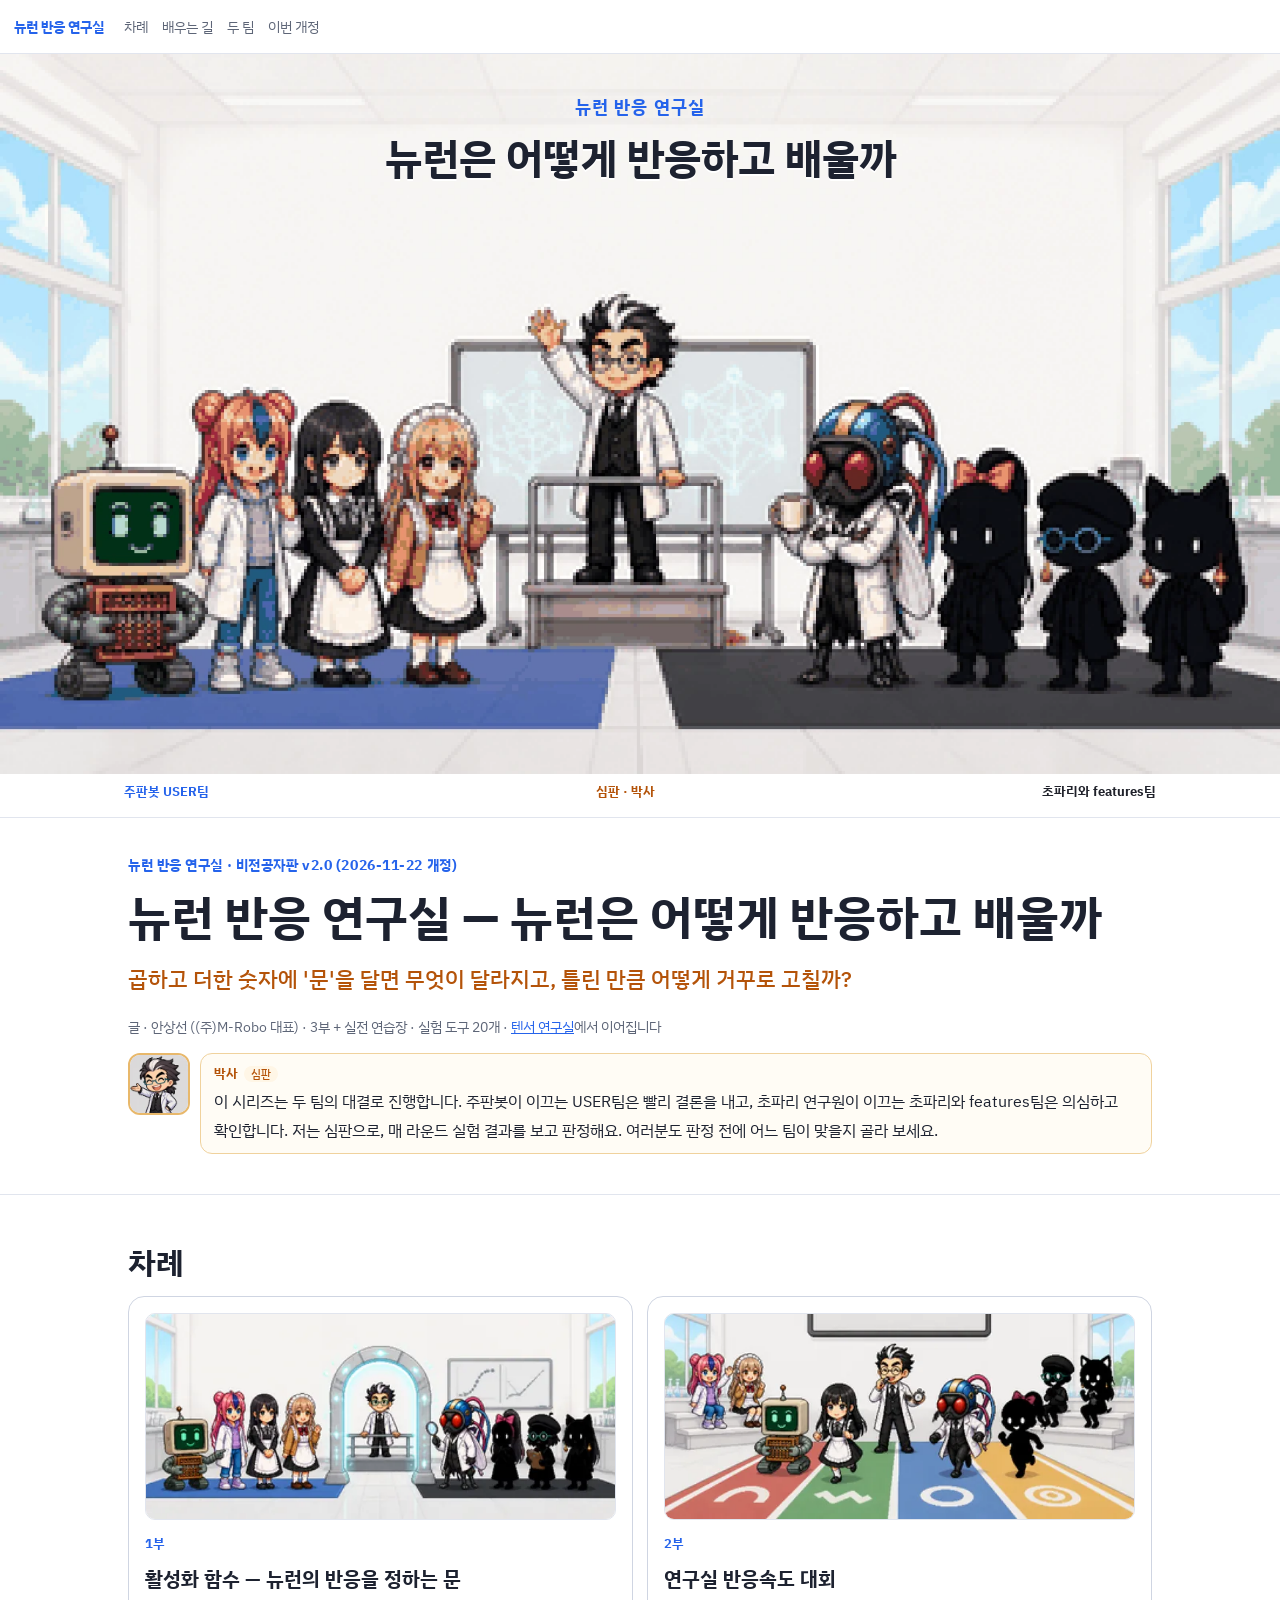
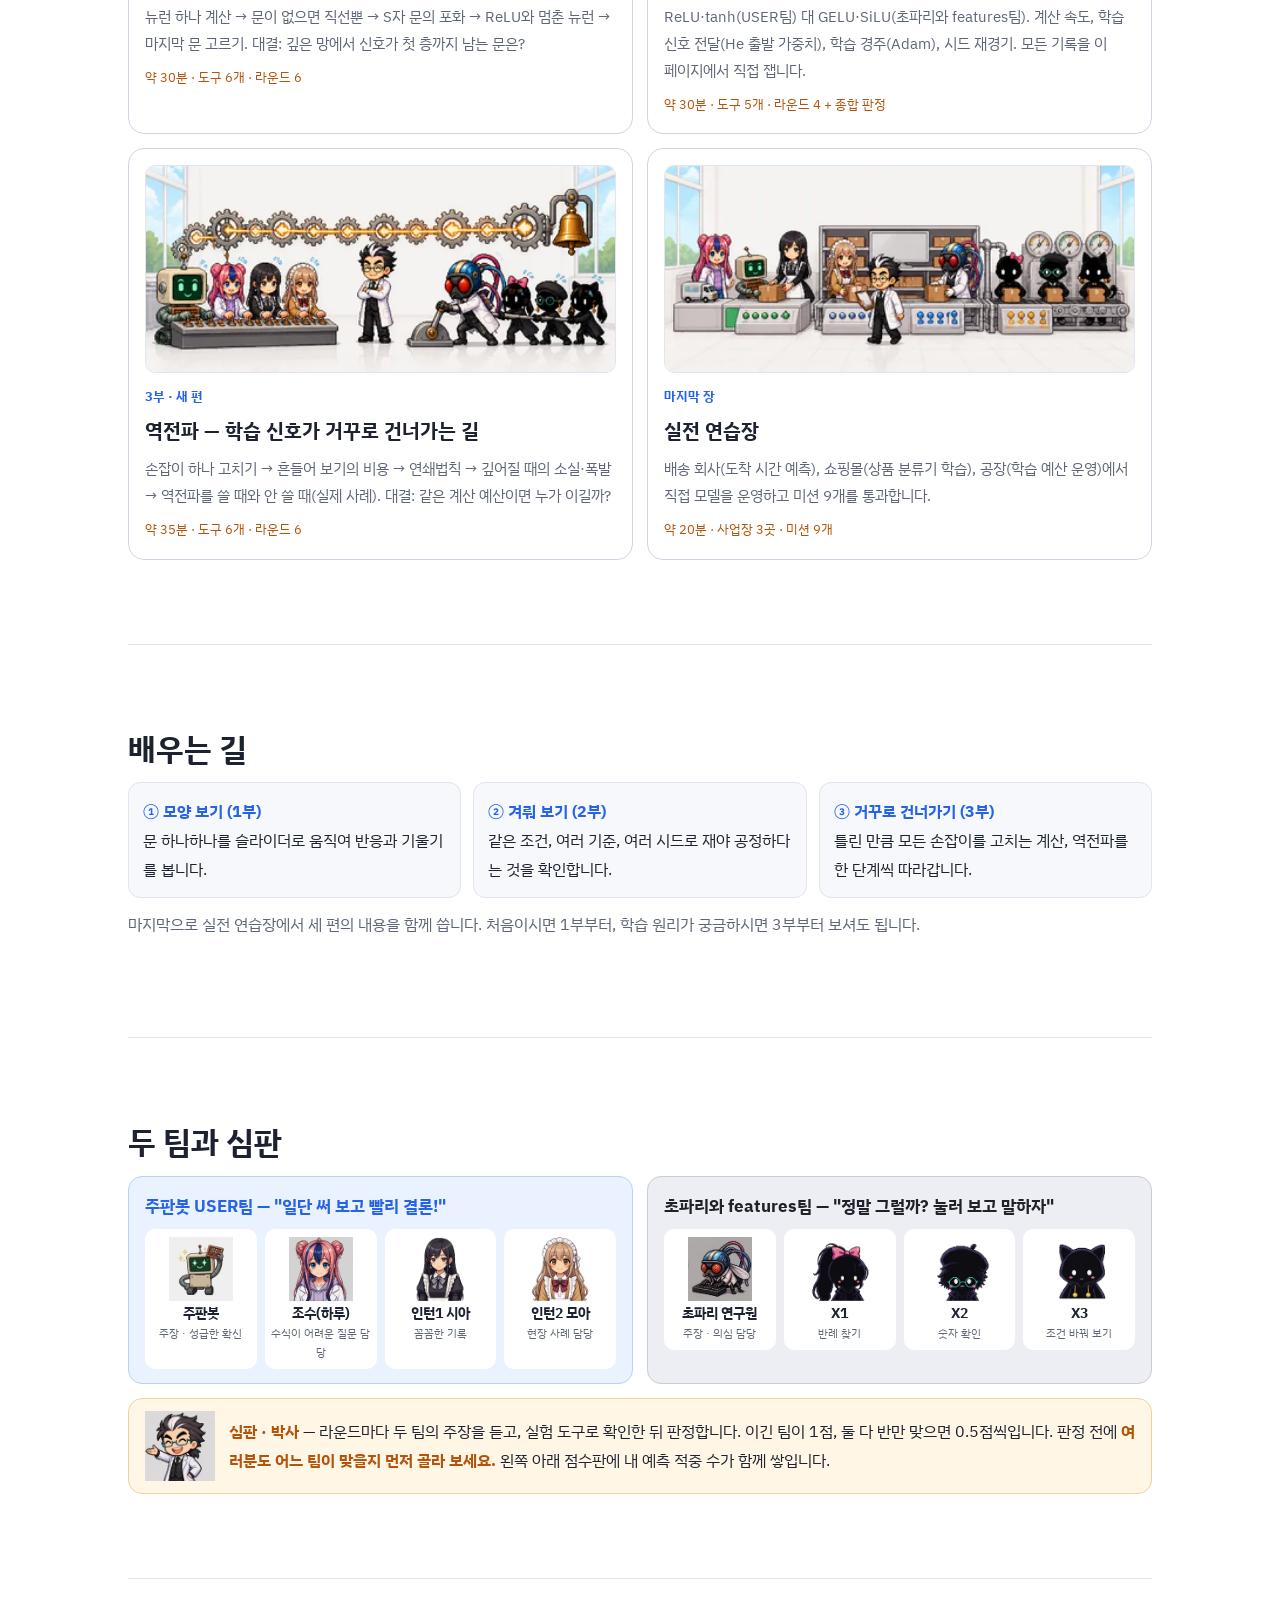
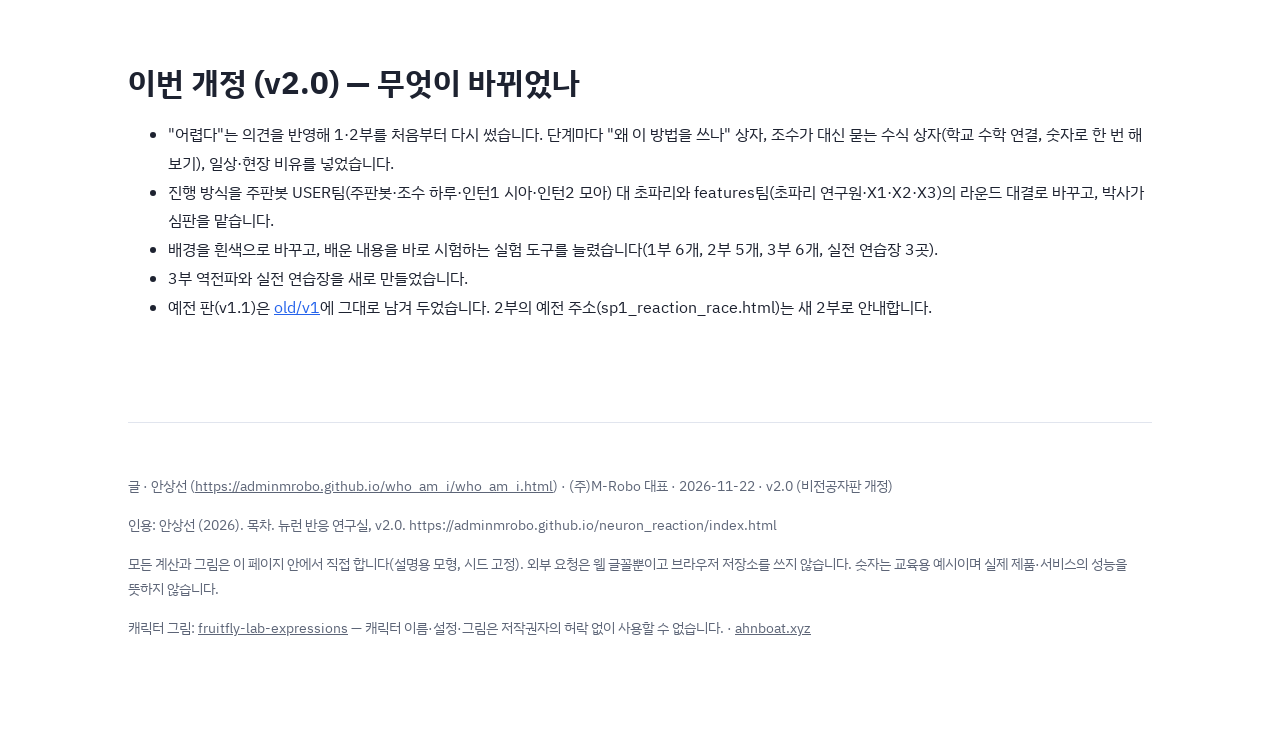
<file: index.html>
<!DOCTYPE html>
<html lang="ko">
<head>
<meta charset="utf-8">
<meta name="viewport" content="width=device-width, initial-scale=1, viewport-fit=cover">
<title>뉴런 반응 연구실 — 뉴런은 어떻게 반응하고 배울까 (비전공자판)</title>
<meta name="description" content="활성화 함수(1부), 연구실 반응속도 대회(2부), 역전파(3부), 실전 연습장까지. 주판봇 USER팀과 초파리와 features팀이 겨루고 박사가 판정하는, 직접 돌려 보며 배우는 비전공자용 신경망 해설 시리즈.">
<meta name="author" content="안상선">
<meta name="citation_title" content="뉴런 반응 연구실 — 뉴런은 어떻게 반응하고 배울까">
<meta name="citation_author" content="안상선">
<meta name="citation_publication_date" content="2026/11/22">
<meta name="dc.title" content="뉴런 반응 연구실 — 뉴런은 어떻게 반응하고 배울까">
<meta name="dc.creator" content="안상선">
<meta name="dc.date" content="2026-11-22">
<meta name="dc.language" content="ko">
<link rel="canonical" href="https://adminmrobo.github.io/neuron_reaction/index.html">
<meta property="og:type" content="article">
<meta property="og:url" content="https://adminmrobo.github.io/neuron_reaction/index.html">
<meta property="og:title" content="뉴런 반응 연구실 — 뉴런은 어떻게 반응하고 배울까 (비전공자판)">
<meta property="og:description" content="활성화 함수(1부), 연구실 반응속도 대회(2부), 역전파(3부), 실전 연습장까지. 주판봇 USER팀과 초파리와 features팀이 겨루고 박사가 판정하는, 직접 돌려 보며 배우는 비전공자용 신경망 해설 시리즈.">
<meta property="og:image" content="https://adminmrobo.github.io/neuron_reaction/assets/img/og_v2_index.jpg">
<meta property="og:image:width" content="1200">
<meta property="og:image:height" content="630">
<meta name="twitter:card" content="summary_large_image">
<link rel="preconnect" href="https://fonts.googleapis.com">
<link href="https://fonts.googleapis.com/css2?family=IBM+Plex+Sans+KR:wght@400;500;700&amp;display=swap" rel="stylesheet">
<style>
:root{
  --bg:#ffffff; --panel:#f7f8fb; --panel2:#eef1f7; --rule:#e1e5ee; --rule2:#cfd5e2;
  --text:#1d2230; --muted:#5d6577;
  --user:#2563eb; --userbg:#eaf1ff; --black:#20222b; --blackbg:#eceef3; --judge:#b45309; --judgebg:#fff6e6;
  --ok:#15803d; --okbg:#e9f8ee; --bad:#c2410c; --badbg:#fff0e8; --violet:#7c3aed; --pink:#db2777; --teal:#0f766e;
  --c-doc:#b45309; --c-asst:#db2777; --c-robo:#2563eb; --c-sia:#4f46e5; --c-moa:#0e7490; --c-fly:#20222b; --c-x:#4b5060;
  color-scheme:light;
}
*{box-sizing:border-box}
html{scroll-behavior:smooth;scroll-padding-top:62px}
body{margin:0;background:var(--bg);color:var(--text);font:400 16px/1.8 "IBM Plex Sans KR","Apple SD Gothic Neo","Malgun Gothic","Noto Sans KR",system-ui,sans-serif;overflow-x:hidden}
h1,h2,h3,h4,p,li,td,th{word-break:keep-all}
h1{font-size:clamp(28px,4.6vw,48px);line-height:1.22;margin:.2em 0 .3em}
h2{font-size:clamp(22px,2.8vw,31px);line-height:1.32;margin:0 0 .4em}
h3{font-size:19px;margin:1.2em 0 .5em}
h4{margin:0 0 .4em;font-size:17px}
a{color:var(--user)}
.wrap{max-width:1060px;margin:0 auto;padding:0 18px}
#prog{position:fixed;top:0;left:0;height:3px;width:0;background:var(--user);z-index:60}
nav.top{position:sticky;top:0;z-index:50;height:54px;display:flex;align-items:center;gap:14px;padding:0 14px;background:rgba(255,255,255,.92);backdrop-filter:blur(8px);border-bottom:1px solid var(--rule);overflow-x:auto;white-space:nowrap;scrollbar-width:none}
nav.top::-webkit-scrollbar{display:none}
nav.top .logo{font-weight:700;color:var(--user);margin-right:6px;text-decoration:none}
nav.top a{color:var(--muted);text-decoration:none;font-size:14px}
nav.top a:hover{color:var(--text)}
/* 표지 */
.cover{position:relative;background:linear-gradient(180deg,#f3f6fc 0%,#ffffff 100%);border-bottom:1px solid var(--rule);overflow:hidden}
.cover .court{display:grid;grid-template-columns:1fr auto 1fr;align-items:end;gap:8px;max-width:1060px;margin:0 auto;padding:26px 14px 0}
.cover .team{display:flex;justify-content:center;align-items:flex-end;gap:2px;padding:10px 6px 0;border-radius:16px 16px 0 0}
.cover .team.u{background:linear-gradient(180deg,#dbe7ff,#eef4ff)}
.cover .team.b{background:linear-gradient(180deg,#d9dbe3,#eef0f4)}
.cover .team img{width:clamp(24px,8vw,96px);height:auto}
.cover .ref img{width:clamp(34px,10vw,104px)}
.cover .ref{text-align:center}
.cover .lab{display:flex;justify-content:space-between;max-width:1060px;margin:0 auto;padding:6px 14px 14px;font-size:13px;font-weight:700}
.cover .lab .u{color:var(--user)}.cover .lab .b{color:var(--black)}.cover .lab .j{color:var(--judge)}
.cover .px{image-rendering:pixelated}
/* 히어로 */
header.hero{padding:34px 0 26px;border-bottom:1px solid var(--rule)}
header.hero .kicker{color:var(--user);font-weight:700;font-size:14px;letter-spacing:.04em}
header.hero .byline{color:var(--muted);font-size:14px}
header.hero .q{font-size:clamp(18px,2.3vw,22px);color:var(--judge);font-weight:500;margin:.4em 0}
.kpis{display:grid;grid-template-columns:repeat(auto-fit,minmax(150px,1fr));gap:10px;margin:18px 0}
.kpi{background:var(--panel);border:1px solid var(--rule);border-radius:12px;padding:10px 12px}
.kpi b{display:block;font-size:22px;font-variant-numeric:tabular-nums}
.kpi span{font-size:13px;color:var(--muted)}
.kpi.u b{color:var(--user)}.kpi.k b{color:var(--black)}.kpi.j b{color:var(--judge)}.kpi.g b{color:var(--ok)}.kpi.r b{color:var(--bad)}
/* 말풍선 */
.say{display:flex;gap:10px;align-items:flex-start;margin:14px 0}
.say img.who{width:62px;height:62px;flex:0 0 62px;border-radius:12px;background:#fff;border:2px solid var(--rule);object-fit:contain}
.say > div{background:#fff;border:1px solid var(--rule);border-radius:12px;padding:8px 13px;flex:1;min-width:0}
.say .name{font-size:13px;font-weight:700}
.say .name small{font-weight:500;margin-left:6px;padding:0 7px;border-radius:999px;font-size:11px}
.say .name small.u{background:var(--userbg);color:var(--user)}
.say .name small.b{background:var(--blackbg);color:var(--black)}
.say .name small.j{background:var(--judgebg);color:var(--judge)}
.say p{margin:2px 0 0}
.say[data-team=u] img.who{border-color:#9dbcf7}.say[data-team=u] > div{border-color:#c9d9fb;background:#fbfdff}
.say[data-team=b] img.who{border-color:#9aa0ae}.say[data-team=b] > div{border-color:#cfd3dc;background:#fbfbfc}
.say[data-team=j] img.who{border-color:#e8b86b}.say[data-team=j] > div{border-color:#f0d29d;background:#fffcf5}
.say .name.doc{color:var(--c-doc)}.say .name.asst{color:var(--c-asst)}.say .name.robo{color:var(--c-robo)}.say .name.sia{color:var(--c-sia)}.say .name.moa{color:var(--c-moa)}.say .name.fly{color:var(--c-fly)}.say .name.x1,.say .name.x2,.say .name.x3{color:var(--c-x)}
.say.r{flex-direction:row-reverse}.say.r > div{text-align:left}
section.level{padding:84px 0;border-bottom:1px solid var(--rule)}
.sub{color:var(--muted);margin:0 0 14px}
.three{display:grid;grid-template-columns:repeat(3,1fr);gap:12px}
.three > div{background:var(--panel);border:1px solid var(--rule);border-left:4px solid var(--user);border-radius:12px;padding:16px 20px}
.three b{color:var(--user);font-size:17px}
.three p{margin:.4em 0 0}
details.abbr,details.code,details.more{background:var(--panel);border:1px solid var(--rule);border-radius:12px;padding:10px 18px;margin:14px 0}
details summary{cursor:pointer;color:var(--user);font-weight:500}
details.code summary{color:var(--muted)}
details.code code{background:#fff;border:1px solid var(--rule);border-radius:6px;padding:1px 6px;font-size:.92em}
.teams{display:grid;grid-template-columns:1fr 1fr;gap:14px}
.teamcard{border-radius:14px;padding:14px 16px;border:1px solid}
.teamcard.u{background:var(--userbg);border-color:#bcd0fa}.teamcard.b{background:var(--blackbg);border-color:#c8ccd6}
.teamcard h4{margin:0 0 8px}.teamcard.u h4{color:var(--user)}.teamcard.b h4{color:var(--black)}
.members{display:grid;grid-template-columns:repeat(4,1fr);gap:8px}
.members > div{background:#fff;border-radius:10px;padding:8px 4px;text-align:center;font-size:13px;line-height:1.45}
.members img{width:64px;height:64px;object-fit:contain;display:block;margin:0 auto 2px}
.members b{display:block;font-size:14px}
.members small{color:var(--muted)}
.judgecard{display:flex;gap:14px;align-items:center;background:var(--judgebg);border:1px solid #f0d29d;border-radius:14px;padding:12px 16px;margin-top:14px}
.judgecard img{width:70px;height:70px;object-fit:contain}
.judgecard b{color:var(--judge)}
.lvhead{display:flex;flex-wrap:wrap;align-items:center;gap:12px;margin-bottom:10px}
.lvno{width:58px;height:58px;border-radius:14px;background:var(--user);color:#fff;display:flex;flex-direction:column;align-items:center;justify-content:center;font-weight:700;font-size:22px;line-height:1}
.lvno small{font-size:10px;font-weight:500;margin-top:3px}
.lvhead h2{margin:0;flex:1;min-width:220px}
.lvtag{display:inline-block;font-size:13px;padding:2px 10px;border-radius:999px;border:1px solid var(--rule2);margin:0 6px 6px 0;color:var(--muted);background:#fff}
.lvtag.g{border-color:#9fd5b0;color:var(--ok);background:var(--okbg)}
.wm{display:grid;grid-template-columns:1fr 1fr;gap:14px;margin:16px 0}
.whybox,.mathbox{border-radius:14px;padding:20px;border:1px solid}
.whybox{background:#f4fbf6;border-color:#bfe3ca}
.mathbox{background:#fff6fa;border-color:#f3c6da}
.whybox h4{color:var(--ok)}.mathbox h4{color:var(--pink)}
.whybox p,.mathbox p{margin:10px 0}
.whybox ol{padding-left:1.25em;margin:.4em 0}.whybox li{margin:6px 0}
.easy{background:#fff8e8;border-radius:10px;padding:10px 12px}
.easy b{color:var(--judge)}
.mathbox .school b,.mathbox .try b{color:var(--judge)}
.mathbox .try{background:#fff;border:1px dashed var(--rule2);border-radius:10px;padding:10px 12px;font-variant-numeric:tabular-nums}
table{border-collapse:collapse;width:100%;font-size:15px}
.tb{overflow-x:auto}
th,td{border-bottom:1px solid var(--rule);padding:7px 9px;text-align:left;vertical-align:top}
th{color:var(--muted);font-weight:500}
table.ftab td{font-size:14px}
table.ftab td:first-child{white-space:nowrap;color:var(--violet);font-variant-numeric:tabular-nums}
.pair{display:grid;grid-template-columns:1fr 1fr;gap:12px;margin:12px 0}
.pair > div{border-radius:12px;padding:12px 16px;border:1px solid var(--rule);background:var(--panel)}
.pair h4{font-size:15px}
.pair .life h4{color:var(--teal)}.pair .work h4{color:var(--user)}
.pair p{margin:.3em 0}
.talk{border-left:3px solid var(--rule2);padding-left:12px;margin:18px 0}
.talk .say{margin:10px 0}
/* 실험 도구 */
.tool{background:#fff;border:1px solid var(--rule2);border-radius:16px;padding:16px;margin:18px 0;box-shadow:0 2px 0 rgba(30,40,60,.03)}
.tool > h3{margin:.1em 0 .3em;color:var(--user);font-size:17px}
.tool .how{font-size:14px;color:var(--muted);margin:0 0 8px}
.tool .badge{display:inline-block;font-size:12px;font-weight:700;background:var(--userbg);color:var(--user);border-radius:999px;padding:1px 9px;margin-right:6px;vertical-align:2px}
.cwrap{border-radius:10px;border:1px solid var(--rule);background:#fff;overflow:hidden}
canvas{display:block;width:100%;touch-action:pan-y}
.ctrl{display:flex;flex-wrap:wrap;gap:10px 18px;margin:10px 0;align-items:center}
.group{display:flex;flex-wrap:wrap;align-items:center;gap:6px}
.glabel{font-size:13px;color:var(--muted)}
.bt{font:inherit;font-size:14px;background:#fff;color:var(--text);border:1px solid var(--rule2);border-radius:9px;padding:5px 12px;cursor:pointer;min-height:34px}
.bt:hover{border-color:var(--muted)}
.bt[aria-pressed=true],.bt.on{background:var(--userbg);border-color:var(--user);color:var(--user);font-weight:500}
.bt.primary{background:var(--user);color:#fff;border-color:var(--user);font-weight:700}
.bt.dark{background:var(--black);color:#fff;border-color:var(--black);font-weight:700}
.bt:disabled{opacity:.45;cursor:not-allowed}
.val{font-variant-numeric:tabular-nums;color:var(--judge);font-weight:700;min-width:2.6em;display:inline-block}
input[type=range]{accent-color:var(--user);width:150px}
.readout{display:grid;grid-template-columns:repeat(auto-fit,minmax(140px,1fr));gap:8px;margin:10px 0}
.readout > div{background:var(--panel);border:1px solid var(--rule);border-radius:10px;padding:7px 10px;font-size:13px;color:var(--muted)}
.readout b{display:block;font-size:20px;color:var(--text);font-variant-numeric:tabular-nums}
.readout .good b{color:var(--ok)}.readout .bad b{color:var(--bad)}
.eq{background:var(--panel);border:1px dashed var(--rule2);border-radius:10px;padding:8px 12px;font-variant-numeric:tabular-nums;margin:10px 0;overflow-x:auto}
.eq b{color:var(--user)}.eq i{color:var(--judge);font-style:normal}.eq em{color:var(--violet);font-style:normal}
.msg{border-left:4px solid var(--rule2);background:var(--panel);border-radius:0 10px 10px 0;padding:8px 12px;margin:10px 0;font-size:15px}
.msg.ok{border-color:var(--ok);background:var(--okbg)}.msg.bad{border-color:var(--bad);background:var(--badbg)}
.lim{font-size:14px;color:var(--muted);border-top:1px dashed var(--rule2);padding-top:10px;margin-top:14px}
.legend{display:flex;flex-wrap:wrap;gap:12px;font-size:13px;color:var(--muted);margin:6px 0}
.legend i{display:inline-block;width:14px;height:4px;border-radius:2px;margin-right:5px;vertical-align:middle}
/* 라운드 판정 */
.round{border:2px solid var(--rule);border-radius:16px;padding:14px 16px;margin:22px 0;background:#fff}
.round > h4{margin:0 0 6px;font-size:16px}
.round > h4 span{color:var(--judge)}
.round .claims{display:grid;grid-template-columns:1fr 1fr;gap:12px}
.round .claims > div{border-radius:12px;padding:10px 12px;border:1px solid}
.round .claims .u{background:var(--userbg);border-color:#bcd0fa}.round .claims .b{background:var(--blackbg);border-color:#c8ccd6}
.round .claims b{font-size:13px}.round .claims .u b{color:var(--user)}.round .claims .b b{color:var(--black)}
.round .claims p{margin:4px 0 0}
.round .pick{display:flex;flex-wrap:wrap;gap:8px;align-items:center;margin:10px 0 0}
.round .result{display:none;margin-top:10px}
.round.open .result{display:block}
.round.win-u{border-color:#9dbcf7}.round.win-b{border-color:#9aa0ae}.round.win-d{border-color:#e8b86b}
/* 점수판 */
.board{position:fixed;left:14px;bottom:14px;z-index:70;background:rgba(255,255,255,.97);border:1px solid var(--rule2);border-radius:14px;padding:6px 12px;font-size:13px;display:flex;gap:10px;align-items:center;box-shadow:0 6px 20px rgba(20,30,60,.10)}
.board b{font-size:17px;font-variant-numeric:tabular-nums}
.board .u b{color:var(--user)}.board .b b{color:var(--black)}
.board .me{color:var(--muted);border-left:1px solid var(--rule);padding-left:10px}
/* 퀴즈 */
.quiz{display:grid;gap:10px;margin:16px 0}
.qitem{background:#fff;border:1px solid #c9d9fb;border-radius:12px;padding:12px 14px}
.qitem .qq{font-weight:500;color:var(--user);margin:0 0 8px}
.qitem .opts{display:flex;flex-wrap:wrap;gap:6px}
.qitem .fb{margin:8px 0 0;font-size:14px}
.qitem .fb.ok{color:var(--ok)}.qitem .fb.no{color:var(--bad)}
/* 30초 복습·AI 판단 */
.recap{background:#f2f7ff;border:1px solid #c9d9fb;border-radius:12px;padding:10px 16px;margin:14px 0;font-size:15px}
.recap b{color:var(--user)}
.aicheck{background:#fbf7ff;border:1px solid #dcc9fb;border-radius:12px;padding:12px 16px;margin:16px 0}
.aicheck h4{color:var(--violet)}
.calm{font-size:14px;color:var(--teal);background:#effaf8;border-radius:10px;padding:6px 12px;display:inline-block;margin:6px 0}
.map{display:flex;flex-wrap:wrap;gap:6px;align-items:center;font-size:14px;margin:8px 0}
.map span{padding:3px 10px;border-radius:999px;background:var(--panel2);border:1px solid var(--rule)}
.map span.now{background:var(--user);color:#fff;border-color:var(--user)}
.map i{color:var(--muted);font-style:normal}
.steps{display:grid;grid-template-columns:repeat(3,1fr);gap:12px}
.steps > div{background:var(--panel);border:1px solid var(--rule);border-radius:12px;padding:14px}
.steps b{color:var(--user)}
.note-change{font-size:14px;background:var(--badbg);border:1px solid #f6c7ad;border-radius:10px;padding:10px 14px;margin:12px 0}
.final{border:2px solid var(--judge);border-radius:16px;padding:16px;background:var(--judgebg)}
.bars{display:grid;gap:8px;margin:10px 0}
.bar{display:grid;grid-template-columns:110px 1fr 74px;gap:8px;align-items:center;font-variant-numeric:tabular-nums;font-size:14px}
.bar .track{height:18px;background:var(--panel2);border-radius:9px;overflow:hidden}
.bar .fill{height:100%;border-radius:9px;transition:width .4s}
footer{padding:36px 0 100px;color:var(--muted);font-size:14px}
footer a{color:var(--muted)}
.jt{border-bottom:1px dotted var(--judge);cursor:help}
#tip{position:fixed;z-index:80;max-width:300px;background:#fff;border:1px solid var(--judge);border-radius:10px;padding:8px 12px;font-size:14px;display:none;box-shadow:0 8px 24px rgba(20,30,60,.16)}
#tip b{color:var(--judge)}
.nojs{background:#fff0e8;border-bottom:2px solid var(--bad);color:#7c2d12;padding:10px 16px;font-size:15px;line-height:1.6}
.sernav{display:flex;flex-wrap:wrap;gap:8px;margin:14px 0}
.sernav a{border:1px solid var(--rule2);border-radius:999px;padding:3px 12px;text-decoration:none;font-size:14px;color:var(--text);background:#fff}
.sernav a.now{background:var(--user);border-color:var(--user);color:#fff}
:focus-visible{outline:2px solid var(--judge);outline-offset:2px}
@media (max-width:860px){.wm,.three,.teams,.steps{grid-template-columns:1fr}.members{grid-template-columns:repeat(4,1fr)}}
@media (max-width:760px){section.level{padding:62px 0}.pair,.round .claims{grid-template-columns:1fr}}
@media (max-width:520px){.members img{width:52px;height:52px}.members{gap:5px}.board{left:8px;right:8px;justify-content:space-between}.bar{grid-template-columns:84px 1fr 60px}.cover .court{gap:3px;padding:16px 6px 0}}
@media (max-width:460px){.kpis{grid-template-columns:repeat(2,1fr)}}
@media (prefers-reduced-motion:reduce){html{scroll-behavior:auto}.bar .fill{transition:none}}
pre.cite,#export li,#export p,footer p{overflow-wrap:anywhere}

/* 표지 그림 (v2 픽셀아트) */
.cover.cover-img{background:#fff}
.cover .cimg{position:relative;max-width:1280px;margin:0 auto}
.cover .cimg img{display:block;width:100%;height:auto;image-rendering:auto}
.cover .ccap{position:absolute;left:0;right:0;top:5%;text-align:center;color:#1d2230;pointer-events:none}
.cover .ccap span{display:block;font-size:clamp(12px,1.6vw,18px);font-weight:700;color:var(--user);letter-spacing:.06em}
.cover .ccap b{display:block;font-size:clamp(18px,3.4vw,42px);line-height:1.25;margin-top:.2em;text-shadow:0 2px 0 #fff}
@media (max-width:520px){.cover .ccap b{font-size:16px}.cover .ccap{top:3%}}

</style>
</head>
<body>
<div class="nojs" id="nojs" role="alert"><b>스크립트가 실행되지 않아 버튼·슬라이더·그림이 멈춰 있습니다.</b> 브라우저(크롬·사파리·엣지)로 <a href="https://adminmrobo.github.io/neuron_reaction/index.html">https://adminmrobo.github.io/neuron_reaction/index.html</a> 를 열어 주세요.</div><script>(function(){var n=document.getElementById('nojs');if(n)n.parentNode.removeChild(n)})();</script>
<div id="prog"></div>
<nav class="top" aria-label="페이지 이동"><a class="logo" href="index.html">뉴런 반응 연구실</a><a href="#list">차례</a><a href="#path">배우는 길</a><a href="#teams">두 팀</a><a href="#changes">이번 개정</a></nav>
<style>
.serlist{display:grid;grid-template-columns:repeat(2,1fr);gap:14px}
.sercard{display:block;text-decoration:none;color:var(--text);border:1px solid var(--rule2);border-radius:16px;padding:16px;background:#fff;transition:border-color .2s}
.sercard:hover{border-color:var(--user)}
.sercard .no{font-size:13px;font-weight:700;color:var(--user)}
.sercard h3{margin:.2em 0 .3em;font-size:20px}
.sercard p{margin:.3em 0;font-size:15px;color:var(--muted)}
.sercard .faces{display:flex;gap:4px;margin-bottom:6px}
.sercard .thumb{display:block;width:100%;height:auto;border-radius:10px;margin-bottom:8px;border:1px solid var(--rule)}
.sercard .meta{font-size:13px;color:var(--judge)}
@media (max-width:760px){.serlist{grid-template-columns:1fr}}
</style>
<div class="cover cover-img"><div class="cimg"><img src="[data-uri]" width="1600" height="900" alt="표지: 심판 박사를 가운데 두고 마주 선 주판봇 USER팀과 초파리와 features팀 아홉 명"><div class="ccap" aria-hidden="true"><span>뉴런 반응 연구실</span><b>뉴런은 어떻게 반응하고 배울까</b></div></div><div class="lab"><span class="u">주판봇 USER팀</span><span class="j">심판 · 박사</span><span class="b">초파리와 features팀</span></div></div>
<header class="hero" id="hero"><div class="wrap">
<div class="kicker">뉴런 반응 연구실 · 비전공자판 v2.0 (2026-11-22 개정)</div>
<h1>뉴런 반응 연구실 — 뉴런은 어떻게 반응하고 배울까</h1>
<p class="q">곱하고 더한 숫자에 '문'을 달면 무엇이 달라지고, 틀린 만큼 어떻게 거꾸로 고칠까?</p>
<p class="byline">글 · 안상선 ((주)M-Robo 대표) · 3부 + 실전 연습장 · 실험 도구 20개 · <a href="https://adminmrobo.github.io/what_is_tensor/">텐서 연구실</a>에서 이어집니다</p>
<div class="say " data-team="j"><img class="who" data-s="doc_e08" alt="박사" width="62" height="62"><div><div class="name doc">박사<small class="j">심판</small></div><p>이 시리즈는 두 팀의 대결로 진행합니다. 주판봇이 이끄는 USER팀은 빨리 결론을 내고, 초파리 연구원이 이끄는 초파리와 features팀은 의심하고 확인합니다. 저는 심판으로, 매 라운드 실험 결과를 보고 판정해요. 여러분도 판정 전에 어느 팀이 맞을지 골라 보세요.</p></div></div>
</div></header>
<main class="wrap">
<section class="level" id="list" style="padding-top:48px">
<h2>차례</h2>
<div class="serlist">
<a class="sercard" href="01_activation.html"><img class="thumb" src="assets/img/thumb/thumb_v2_01.webp" width="640" height="280" alt="" loading="lazy"><span class="no">1부</span><h3>활성화 함수 — 뉴런의 반응을 정하는 문</h3><p>뉴런 하나 계산 → 문이 없으면 직선뿐 → S자 문의 포화 → ReLU와 멈춘 뉴런 → 마지막 문 고르기. 대결: 깊은 망에서 신호가 첫 층까지 남는 문은?</p><span class="meta">약 30분 · 도구 6개 · 라운드 6</span></a>
<a class="sercard" href="02_reaction_race.html"><img class="thumb" src="assets/img/thumb/thumb_v2_02.webp" width="640" height="280" alt="" loading="lazy"><span class="no">2부</span><h3>연구실 반응속도 대회</h3><p>ReLU·tanh(USER팀) 대 GELU·SiLU(초파리와 features팀). 계산 속도, 학습 신호 전달(He 출발 가중치), 학습 경주(Adam), 시드 재경기. 모든 기록을 이 페이지에서 직접 잽니다.</p><span class="meta">약 30분 · 도구 5개 · 라운드 4 + 종합 판정</span></a>
<a class="sercard" href="03_backprop.html"><img class="thumb" src="assets/img/thumb/thumb_v2_03.webp" width="640" height="280" alt="" loading="lazy"><span class="no">3부 · 새 편</span><h3>역전파 — 학습 신호가 거꾸로 건너가는 길</h3><p>손잡이 하나 고치기 → 흔들어 보기의 비용 → 연쇄법칙 → 깊어질 때의 소실·폭발 → 역전파를 쓸 때와 안 쓸 때(실제 사례). 대결: 같은 계산 예산이면 누가 이길까?</p><span class="meta">약 35분 · 도구 6개 · 라운드 6</span></a>
<a class="sercard" href="practice/index.html"><img class="thumb" src="assets/img/thumb/thumb_v2_practice.webp" width="640" height="280" alt="" loading="lazy"><span class="no">마지막 장</span><h3>실전 연습장</h3><p>배송 회사(도착 시간 예측), 쇼핑몰(상품 분류기 학습), 공장(학습 예산 운영)에서 직접 모델을 운영하고 미션 9개를 통과합니다.</p><span class="meta">약 20분 · 사업장 3곳 · 미션 9개</span></a>
</div>
</section>
<section class="level" id="path">
<h2>배우는 길</h2>
<div class="steps">
<div><b>① 모양 보기 (1부)</b><br>문 하나하나를 슬라이더로 움직여 반응과 기울기를 봅니다.</div>
<div><b>② 겨뤄 보기 (2부)</b><br>같은 조건, 여러 기준, 여러 시드로 재야 공정하다는 것을 확인합니다.</div>
<div><b>③ 거꾸로 건너가기 (3부)</b><br>틀린 만큼 모든 손잡이를 고치는 계산, 역전파를 한 단계씩 따라갑니다.</div>
</div>
<p class="sub" style="margin-top:12px">마지막으로 실전 연습장에서 세 편의 내용을 함께 씁니다. 처음이시면 1부부터, 학습 원리가 궁금하시면 3부부터 보셔도 됩니다.</p>
</section>
<section class="level" id="teams">
<h2>두 팀과 심판</h2>
<div class="teams">
<div class="teamcard u"><h4>주판봇 USER팀 — "일단 써 보고 빨리 결론!"</h4><div class="members">
<div><img data-s="robo_e16" alt="주판봇"><b>주판봇</b><small>주장 · 성급한 확신</small></div>
<div><img data-s="asst_e13" alt="조수 하루"><b>조수(하루)</b><small>수식이 어려운 질문 담당</small></div>
<div><img data-s="sia_e13" alt="인턴1 시아"><b>인턴1 시아</b><small>꼼꼼한 기록</small></div>
<div><img data-s="moa_e13" alt="인턴2 모아"><b>인턴2 모아</b><small>현장 사례 담당</small></div></div></div>
<div class="teamcard b"><h4>초파리와 features팀 — "정말 그럴까? 눌러 보고 말하자"</h4><div class="members">
<div><img data-s="fly_e09" alt="초파리 연구원"><b>초파리 연구원</b><small>주장 · 의심 담당</small></div>
<div><img data-s="x1_e13" alt="X1"><b>X1</b><small>반례 찾기</small></div>
<div><img data-s="x2_e13" alt="X2"><b>X2</b><small>숫자 확인</small></div>
<div><img data-s="x3_e13" alt="X3"><b>X3</b><small>조건 바꿔 보기</small></div></div></div>
</div>
<div class="judgecard"><img data-s="doc_e08" alt="박사"><div><b>심판 · 박사</b> — 라운드마다 두 팀의 주장을 듣고, 실험 도구로 확인한 뒤 판정합니다. 이긴 팀이 1점, 둘 다 반만 맞으면 0.5점씩입니다. 판정 전에 <b>여러분도 어느 팀이 맞을지 먼저 골라 보세요.</b> 왼쪽 아래 점수판에 내 예측 적중 수가 함께 쌓입니다.</div></div>
</section>
<section class="level" id="changes">
<h2>이번 개정 (v2.0) — 무엇이 바뀌었나</h2>
<ul>
<li>"어렵다"는 의견을 반영해 1·2부를 처음부터 다시 썼습니다. 단계마다 "왜 이 방법을 쓰나" 상자, 조수가 대신 묻는 수식 상자(학교 수학 연결, 숫자로 한 번 해 보기), 일상·현장 비유를 넣었습니다.</li>
<li>진행 방식을 주판봇 USER팀(주판봇·조수 하루·인턴1 시아·인턴2 모아) 대 초파리와 features팀(초파리 연구원·X1·X2·X3)의 라운드 대결로 바꾸고, 박사가 심판을 맡습니다.</li>
<li>배경을 흰색으로 바꾸고, 배운 내용을 바로 시험하는 실험 도구를 늘렸습니다(1부 6개, 2부 5개, 3부 6개, 실전 연습장 3곳).</li>
<li>3부 역전파와 실전 연습장을 새로 만들었습니다.</li>
<li>예전 판(v1.1)은 <a href="old/v1/index.html">old/v1</a>에 그대로 남겨 두었습니다. 2부의 예전 주소(sp1_reaction_race.html)는 새 2부로 안내합니다.</li>
</ul>
</section>
</main>
<footer id="foot"><div class="wrap">
<p>글 · 안상선 (<a href="https://adminmrobo.github.io/who_am_i/who_am_i.html">https://adminmrobo.github.io/who_am_i/who_am_i.html</a>) · (주)M-Robo 대표 · 2026-11-22 · v2.0 (비전공자판 개정)</p>
<p>인용: 안상선 (2026). 목차. 뉴런 반응 연구실, v2.0. https://adminmrobo.github.io/neuron_reaction/index.html</p>
<p>모든 계산과 그림은 이 페이지 안에서 직접 합니다(설명용 모형, 시드 고정). 외부 요청은 웹 글꼴뿐이고 브라우저 저장소를 쓰지 않습니다. 숫자는 교육용 예시이며 실제 제품·서비스의 성능을 뜻하지 않습니다.</p>
<p>캐릭터 그림: <a href="https://github.com/adminmrobo/fruitfly-lab-expressions">fruitfly-lab-expressions</a> — 캐릭터 이름·설정·그림은 저작권자의 허락 없이 사용할 수 없습니다. · <a href="https://ahnboat.xyz/">ahnboat.xyz</a></p>
</div></footer>
<div id="tip" role="tooltip"></div>
<script>
var SPRITE={"asst_e13":"[data-uri]","doc_e08":"[data-uri]","fly_e09":"[data-uri]","moa_e13":"[data-uri]","robo_e16":"[data-uri]","sia_e13":"[data-uri]","x1_e13":"[data-uri]","x2_e13":"[data-uri]","x3_e13":"[data-uri]"};
/* 뉴런 반응 연구실 공통 엔진 v2 — 외부 라이브러리 없음, 브라우저 저장소 쓰지 않음 */
(function(){
'use strict';
var L = window.LAB = {};
/* ---------- 그림(스프라이트) 채우기 ---------- */
L.fillSprites = function(root){
  (root||document).querySelectorAll('img[data-s]').forEach(function(im){
    var k = im.getAttribute('data-s'); if (window.SPRITE && SPRITE[k]) im.src = SPRITE[k];
  });
};
L.setFace = function(img, key){ if(img && window.SPRITE && SPRITE[key]){ img.src = SPRITE[key]; img.setAttribute('data-s',key);} };
/* ---------- 난수 ---------- */
L.rng = function(seed){
  var a = seed>>>0;
  var f = function(){ a |= 0; a = a + 0x6D2B79F5 | 0; var t = Math.imul(a ^ a>>>15, 1 | a); t = t + Math.imul(t ^ t>>>7, 61 | t) ^ t; return ((t ^ t>>>14)>>>0)/4294967296; };
  f.gauss = function(){ var u=0,v=0; while(u===0)u=f(); while(v===0)v=f(); return Math.sqrt(-2*Math.log(u))*Math.cos(2*Math.PI*v); };
  return f;
};
/* ---------- 활성화 함수 ---------- */
function erf(x){ var s=x<0?-1:1; x=Math.abs(x); var t=1/(1+0.3275911*x); var y=1-(((((1.061405429*t-1.453152027)*t)+1.421413741)*t-0.284496736)*t+0.254829592)*t*Math.exp(-x*x); return s*y; }
L.erf = erf;
var SQ2 = Math.SQRT2, INV_SQ2PI = 1/Math.sqrt(2*Math.PI);
L.ACT = {
  none:   {ko:'없음(그대로)', f:function(z){return z;}, d:function(z){return 1;}},
  sigmoid:{ko:'시그모이드', f:function(z){return 1/(1+Math.exp(-z));}, d:function(z){var s=1/(1+Math.exp(-z));return s*(1-s);}},
  tanh:   {ko:'tanh', f:function(z){return Math.tanh(z);}, d:function(z){var t=Math.tanh(z);return 1-t*t;}},
  relu:   {ko:'ReLU', f:function(z){return z>0?z:0;}, d:function(z){return z>0?1:0;}},
  leaky:  {ko:'Leaky ReLU', f:function(z){return z>0?z:0.01*z;}, d:function(z){return z>0?1:0.01;}},
  gelu:   {ko:'GELU', f:function(z){return 0.5*z*(1+erf(z/SQ2));}, d:function(z){return 0.5*(1+erf(z/SQ2)) + z*INV_SQ2PI*Math.exp(-z*z/2);}},
  silu:   {ko:'SiLU', f:function(z){return z/(1+Math.exp(-z));}, d:function(z){var s=1/(1+Math.exp(-z));return s*(1+z*(1-s));}}
};
/* ---------- 작은 신경망 (완전연결, 출력 1개 또는 여러 개) ---------- */
L.Net = function(sizes, act, opt){
  opt = opt || {};
  var r = L.rng(opt.seed||1);
  this.sizes = sizes; this.act = act; this.out = opt.out || 'linear';
  this.W = []; this.b = [];
  for (var l=0; l<sizes.length-1; l++){
    var nin=sizes[l], nout=sizes[l+1];
    var sd = opt.init==='he' ? Math.sqrt(2/nin) : opt.init==='small' ? 0.05 : opt.init==='big' ? 1.6/Math.sqrt(nin)*Math.sqrt(3) : Math.sqrt(1/nin);
    var W = new Float64Array(nin*nout), b = new Float64Array(nout);
    for (var i=0;i<W.length;i++) W[i] = r.gauss()*sd;
    if (opt.biasShift && l < sizes.length-2) for (var j=0;j<nout;j++) b[j]=opt.biasShift;
    this.W.push(W); this.b.push(b);
  }
  this.mW = this.W.map(function(w){return new Float64Array(w.length);}); this.vW = this.W.map(function(w){return new Float64Array(w.length);});
  this.mb = this.b.map(function(w){return new Float64Array(w.length);}); this.vb = this.b.map(function(w){return new Float64Array(w.length);});
  this.t = 0;
};
L.Net.prototype.nParams = function(){ var n=0; for (var l=0;l<this.W.length;l++) n+=this.W[l].length+this.b[l].length; return n; };
L.Net.prototype.forward = function(x){
  var A = L.ACT[this.act], zs=[], as=[x], a=x;
  for (var l=0;l<this.W.length;l++){
    var nin=this.sizes[l], nout=this.sizes[l+1], W=this.W[l], b=this.b[l];
    var z = new Float64Array(nout);
    for (var j=0;j<nout;j++){ var s=b[j]; for (var i=0;i<nin;i++) s+=W[j*nin+i]*a[i]; z[j]=s; }
    zs.push(z);
    var last = l===this.W.length-1;
    var na = new Float64Array(nout);
    if (!last){ for (var k=0;k<nout;k++) na[k]=A.f(z[k]); }
    else if (this.out==='sigmoid'){ for (k=0;k<nout;k++) na[k]=1/(1+Math.exp(-z[k])); }
    else if (this.out==='softmax'){ var mx=-1e9; for(k=0;k<nout;k++) mx=Math.max(mx,z[k]); var sm=0; for(k=0;k<nout;k++){na[k]=Math.exp(z[k]-mx);sm+=na[k];} for(k=0;k<nout;k++) na[k]/=sm; }
    else { for (k=0;k<nout;k++) na[k]=z[k]; }
    as.push(na); a=na;
  }
  return {zs:zs, as:as, y:a};
};
/* 손실의 출력 쪽 기울기 dL/dz_last 를 받아 거꾸로 전한다. 각 층 W의 기울기와 층마다 기울기 크기를 돌려준다. */
L.Net.prototype.backward = function(fw, dzLast, gW, gb, norms){
  var A = L.ACT[this.act], dz = dzLast;
  for (var l=this.W.length-1; l>=0; l--){
    var nin=this.sizes[l], nout=this.sizes[l+1], W=this.W[l], a=fw.as[l];
    var GW=gW[l], Gb=gb[l], s2=0;
    for (var j=0;j<nout;j++){ Gb[j]+=dz[j]; for (var i=0;i<nin;i++){ var g=dz[j]*a[i]; GW[j*nin+i]+=g; s2+=g*g; } }
    if (norms) norms[l]+=Math.sqrt(s2);
    if (l>0){
      var da = new Float64Array(nin), zprev=fw.zs[l-1];
      for (i=0;i<nin;i++){ var s=0; for (j=0;j<nout;j++) s+=W[j*nin+i]*dz[j]; da[i]=s*A.d(zprev[i]); }
      dz = da;
    }
  }
};
L.Net.prototype.zeroGrads = function(){ return {gW:this.W.map(function(w){return new Float64Array(w.length);}), gb:this.b.map(function(w){return new Float64Array(w.length);})}; };
/* 한 번 학습(전체 묶음). X: 배열의 배열, Y: 회귀면 숫자, 분류(sigmoid)면 0/1, softmax면 정수 */
L.Net.prototype.step = function(X, Y, lr, method, norms){
  var G = this.zeroGrads(), n = X.length, loss = 0, correct = 0;
  for (var p=0;p<n;p++){
    var fw = this.forward(X[p]), y=fw.y, dz;
    if (this.out==='sigmoid'){ var t=Y[p]; loss += -(t*Math.log(y[0]+1e-12)+(1-t)*Math.log(1-y[0]+1e-12)); dz=new Float64Array([ (y[0]-t)/n ]); if ((y[0]>0.5)===(t>0.5)) correct++; }
    else if (this.out==='softmax'){ var c=Y[p]; loss += -Math.log(y[c]+1e-12); dz=new Float64Array(y.length); var best=0; for (var k=0;k<y.length;k++){ dz[k]=(y[k]-(k===c?1:0))/n; if(y[k]>y[best]) best=k;} if(best===c) correct++; }
    else { var e=y[0]-Y[p]; loss += 0.5*e*e; dz=new Float64Array([e/n]); }
    this.backward(fw, dz, G.gW, G.gb, norms);
  }
  this.apply(G, lr, method||'adam');
  return {loss: loss/n, acc: correct/n};
};
L.Net.prototype.apply = function(G, lr, method){
  this.t++;
  var b1=0.9,b2=0.999,eps=1e-8,t=this.t;
  for (var l=0;l<this.W.length;l++){
    var arrs=[[this.W[l],G.gW[l],this.mW[l],this.vW[l]],[this.b[l],G.gb[l],this.mb[l],this.vb[l]]];
    for (var q=0;q<2;q++){
      var P=arrs[q][0],g=arrs[q][1],m=arrs[q][2],v=arrs[q][3];
      for (var i=0;i<P.length;i++){
        if (method==='sgd'){ P[i]-=lr*g[i]; }
        else { m[i]=b1*m[i]+(1-b1)*g[i]; v[i]=b2*v[i]+(1-b2)*g[i]*g[i]; P[i]-=lr*(m[i]/(1-Math.pow(b1,t)))/(Math.sqrt(v[i]/(1-Math.pow(b2,t)))+eps); }
      }
    }
  }
};
L.Net.prototype.evalSet = function(X,Y){
  var loss=0,correct=0,n=X.length;
  for (var p=0;p<n;p++){ var y=this.forward(X[p]).y;
    if (this.out==='sigmoid'){ var t=Y[p]; loss += -(t*Math.log(y[0]+1e-12)+(1-t)*Math.log(1-y[0]+1e-12)); if ((y[0]>0.5)===(t>0.5)) correct++; }
    else if (this.out==='softmax'){ loss += -Math.log(y[Y[p]]+1e-12); var best=0; for(var k=1;k<y.length;k++) if(y[k]>y[best]) best=k; if(best===Y[p]) correct++; }
    else { var e=y[0]-Y[p]; loss+=0.5*e*e; } }
  return {loss:loss/n, acc:correct/n};
};
/* ---------- 데이터 ---------- */
L.spiral = function(n, seed, noise){
  var r=L.rng(seed||3), X=[], Y=[];
  for (var c=0;c<2;c++) for (var i=0;i<n;i++){
    var t=i/n*3.2+0.25, ang=t*2.0+c*Math.PI;
    X.push([t*Math.cos(ang)/3.4+(r.gauss()*(noise||0.05)), t*Math.sin(ang)/3.4+(r.gauss()*(noise||0.05))]); Y.push(c);
  }
  return {X:X,Y:Y};
};
L.moons = function(n, seed, noise){
  var r=L.rng(seed||5), X=[], Y=[];
  for (var i=0;i<n;i++){ var t=Math.PI*i/n;
    X.push([Math.cos(t)-0.5+r.gauss()*noise, Math.sin(t)-0.25+r.gauss()*noise]); Y.push(0);
    X.push([1-Math.cos(t)-0.5+r.gauss()*noise, 0.25-Math.sin(t)+r.gauss()*noise]); Y.push(1); }
  return {X:X,Y:Y};
};
/* ---------- 그래프 ---------- */
L.Plot = function(cv, o){
  this.cv=cv; this.o=o; this.ctx=cv.getContext('2d');
  this.pad = o.pad || {l:44,r:14,t:14,b:32};
  this.resize();
};
L.Plot.prototype.resize = function(){
  var cv=this.cv, dpr=Math.min(window.devicePixelRatio||1,2);
  var w=cv.clientWidth||cv.parentNode.clientWidth||600, h=Math.round(w*(this.o.ratio||0.5));
  if (this.o.minH) h=Math.max(h,this.o.minH); if (this.o.maxH) h=Math.min(h,this.o.maxH);
  cv.style.height=h+'px'; cv.width=Math.round(w*dpr); cv.height=Math.round(h*dpr);
  this.W=w; this.H=h; this.ctx.setTransform(dpr,0,0,dpr,0,0);
};
L.Plot.prototype.X = function(x){ var o=this.o,p=this.pad; return p.l+(x-o.x0)/(o.x1-o.x0)*(this.W-p.l-p.r); };
L.Plot.prototype.Y = function(y){ var o=this.o,p=this.pad; return this.H-p.b-(y-o.y0)/(o.y1-o.y0)*(this.H-p.t-p.b); };
L.Plot.prototype.clear = function(){
  var c=this.ctx,o=this.o,p=this.pad; c.clearRect(0,0,this.W,this.H); c.fillStyle='#fff'; c.fillRect(0,0,this.W,this.H);
  c.font='12px "IBM Plex Sans KR",sans-serif'; c.lineWidth=1;
  var gx=o.gx||niceStep(o.x1-o.x0), gy=o.gy||niceStep(o.y1-o.y0);
  c.strokeStyle='#eef1f6'; c.fillStyle='#7a8194';
  for (var x=Math.ceil(o.x0/gx)*gx; x<=o.x1+1e-9; x+=gx){ var X=this.X(x); c.beginPath(); c.moveTo(X,p.t); c.lineTo(X,this.H-p.b); c.stroke(); if(!o.noXlab) c.fillText(fmt(x, o.xfmt),X-8,this.H-p.b+16); }
  for (var y=Math.ceil(o.y0/gy)*gy; y<=o.y1+1e-9; y+=gy){ var Y=this.Y(y); c.beginPath(); c.moveTo(p.l,Y); c.lineTo(this.W-p.r,Y); c.stroke(); if(!o.noYlab) c.fillText(fmt(y, o.yfmt),4,Y+4); }
  c.strokeStyle='#b8bfcd';
  if (o.y0<0&&o.y1>0){ c.beginPath(); c.moveTo(p.l,this.Y(0)); c.lineTo(this.W-p.r,this.Y(0)); c.stroke(); }
  if (o.x0<0&&o.x1>0){ c.beginPath(); c.moveTo(this.X(0),p.t); c.lineTo(this.X(0),this.H-p.b); c.stroke(); }
  c.strokeRect(p.l,p.t,this.W-p.l-p.r,this.H-p.t-p.b);
  if (o.xlab){ c.fillStyle='#5d6577'; c.textAlign='right'; c.fillText(o.xlab,this.W-p.r-2,this.H-p.b-6); c.textAlign='left'; }
  if (o.ylab){ c.fillStyle='#5d6577'; c.fillText(o.ylab,p.l+6,p.t+14); }
};
function niceStep(r){ var s=Math.pow(10,Math.floor(Math.log10(r/5))); var m=r/5/s; return (m<1.5?1:m<3.5?2:m<7.5?5:10)*s; }
function fmt(v,f){ if (f) return f(v); var a=Math.abs(v); if (a===0) return '0'; if (a>=1000) return (v/1000).toFixed(a>=10000?0:1)+'k'; if (a<0.01) return v.toExponential(0); return +v.toFixed(2)+''; }
L.Plot.prototype.fn = function(f, color, w, dash){
  var c=this.ctx,o=this.o,n=Math.max(120,Math.round(this.W)); c.save(); c.beginPath(); c.strokeStyle=color; c.lineWidth=w||2.4; if(dash) c.setLineDash(dash);
  this.clip(); var started=false;
  for (var i=0;i<=n;i++){ var x=o.x0+(o.x1-o.x0)*i/n, y=f(x); if(!isFinite(y)){started=false;continue;} var X=this.X(x),Y=this.Y(y); if(!started){c.moveTo(X,Y);started=true;} else c.lineTo(X,Y); }
  c.stroke(); c.restore();
};
L.Plot.prototype.clip = function(){ var c=this.ctx,p=this.pad; c.beginPath(); c.rect(p.l,p.t,this.W-p.l-p.r,this.H-p.t-p.b); c.clip(); c.beginPath(); };
L.Plot.prototype.line = function(pts, color, w, dash){
  var c=this.ctx; c.save(); this.clip(); c.strokeStyle=color; c.lineWidth=w||2.2; if(dash) c.setLineDash(dash); c.beginPath();
  for (var i=0;i<pts.length;i++){ var X=this.X(pts[i][0]),Y=this.Y(pts[i][1]); if(i) c.lineTo(X,Y); else c.moveTo(X,Y);} c.stroke(); c.restore();
};
L.Plot.prototype.dots = function(pts, color, r, stroke){
  var c=this.ctx; c.save(); this.clip(); c.fillStyle=color;
  for (var i=0;i<pts.length;i++){ c.beginPath(); c.arc(this.X(pts[i][0]),this.Y(pts[i][1]),r||3.5,0,7); c.fill(); if(stroke){c.strokeStyle=stroke;c.lineWidth=1;c.stroke();} }
  c.restore();
};
L.Plot.prototype.vline = function(x,color,dash,label){ var c=this.ctx,p=this.pad; c.save(); c.strokeStyle=color; c.lineWidth=1.5; if(dash)c.setLineDash(dash); c.beginPath(); c.moveTo(this.X(x),p.t); c.lineTo(this.X(x),this.H-p.b); c.stroke(); if(label){c.fillStyle=color;c.font='12px "IBM Plex Sans KR",sans-serif';c.fillText(label,this.X(x)+4,p.t+14);} c.restore(); };
L.Plot.prototype.hline = function(y,color,dash,label){ var c=this.ctx,p=this.pad; c.save(); c.strokeStyle=color; c.lineWidth=1.5; if(dash)c.setLineDash(dash); c.beginPath(); c.moveTo(p.l,this.Y(y)); c.lineTo(this.W-p.r,this.Y(y)); c.stroke(); if(label){c.fillStyle=color;c.font='12px "IBM Plex Sans KR",sans-serif';c.fillText(label,p.l+6,this.Y(y)-5);} c.restore(); };
L.Plot.prototype.text = function(x,y,s,color,align,size){ var c=this.ctx; c.save(); c.fillStyle=color||'#1d2230'; c.font=(size||13)+'px "IBM Plex Sans KR",sans-serif'; c.textAlign=align||'left'; c.fillText(s,this.X(x),this.Y(y)); c.restore(); };
L.Plot.prototype.dot = function(x,y,color,r){ var c=this.ctx; c.save(); c.fillStyle=color; c.beginPath(); c.arc(this.X(x),this.Y(y),r||6,0,7); c.fill(); c.strokeStyle='#fff'; c.lineWidth=2; c.stroke(); c.restore(); };
L.Plot.prototype.bars = function(vals, colors, labels){
  var c=this.ctx,o=this.o,n=vals.length, w=(this.W-this.pad.l-this.pad.r)/n;
  for (var i=0;i<n;i++){ var x0=this.pad.l+i*w+w*0.15, bw=w*0.7, y=this.Y(Math.max(o.y0,Math.min(o.y1,vals[i]))), yb=this.Y(Math.max(o.y0,0));
    c.fillStyle=colors[i%colors.length]; c.fillRect(x0,Math.min(y,yb),bw,Math.abs(yb-y));
    if (labels){ c.fillStyle='#5d6577'; c.font='11px "IBM Plex Sans KR",sans-serif'; c.textAlign='center'; c.fillText(labels[i],x0+bw/2,this.H-this.pad.b+15); c.textAlign='left'; } }
};
/* 2D 분류 경계 칠하기 */
L.Plot.prototype.field = function(f, res){
  var c=this.ctx,o=this.o,p=this.pad, r=res||6;
  for (var px=p.l; px<this.W-p.r; px+=r) for (var py=p.t; py<this.H-p.b; py+=r){
    var x=o.x0+(px+r/2-p.l)/(this.W-p.l-p.r)*(o.x1-o.x0), y=o.y1-(py+r/2-p.t)/(this.H-p.t-p.b)*(o.y1-o.y0);
    var v=f(x,y); c.fillStyle = v>0.5 ? 'rgba(37,99,235,'+(0.08+0.22*(v-0.5)*2)+')' : 'rgba(32,34,43,'+(0.06+0.18*(0.5-v)*2)+')';
    c.fillRect(px,py,r,r);
  }
};
/* ---------- 공통 UI ---------- */
L.onResize = function(fn){ var t; window.addEventListener('resize',function(){ clearTimeout(t); t=setTimeout(fn,120); }); };
L.bindRange = function(id, fn, fmtFn){
  var el=document.getElementById(id), out=document.getElementById(id+'V');
  var h=function(){ var v=+el.value; if(out) out.textContent = fmtFn?fmtFn(v):v; fn(v); };
  el.addEventListener('input',h); return h;
};
L.seg = function(groupId, fn){
  var g=document.getElementById(groupId); if(!g) return;
  var bs=g.querySelectorAll('.bt');
  bs.forEach(function(b){ b.addEventListener('click',function(){ bs.forEach(function(x){x.setAttribute('aria-pressed','false');}); b.setAttribute('aria-pressed','true'); fn(b.getAttribute('data-v')); }); });
};
/* 퀴즈 */
L.quiz = function(){
  document.querySelectorAll('.qitem').forEach(function(q){
    var ans=q.getAttribute('data-ans'), fb=q.querySelector('.fb');
    q.querySelectorAll('.opts .bt').forEach(function(b){
      b.addEventListener('click',function(){
        var ok = b.getAttribute('data-v')===ans;
        q.querySelectorAll('.opts .bt').forEach(function(x){x.classList.remove('on');}); b.classList.add('on');
        fb.className='fb '+(ok?'ok':'no'); fb.innerHTML=(ok?'맞아요. ':'다시 생각해 볼까요? ')+(ok?q.getAttribute('data-ok'):q.getAttribute('data-no'));
      });
    });
  });
};
/* 라운드 판정과 점수판 */
var SC={u:0,b:0,hit:0,n:0}; L.hooks={}; L.score=SC;
L.rounds = function(){
  var board=document.getElementById('board');
  function draw(){ if(!board) return; board.querySelector('.u b').textContent=SC.u; board.querySelector('.b b').textContent=SC.b; board.querySelector('.me').textContent='내 예측 '+SC.hit+'/'+SC.n; }
  document.querySelectorAll('.round').forEach(function(r){
    var win=r.getAttribute('data-win'), done=false;
    r.querySelectorAll('.pick .bt').forEach(function(b){
      b.addEventListener('click',function(){
        if(done) return; done=true;
        if (L.hooks[r.id]){ var h=L.hooks[r.id](); win=h.win; r.setAttribute('data-win',win); var vt=r.querySelector('.vtext'); if(vt) vt.innerHTML=h.html; }
        var wt=r.querySelector('.wtxt'); if(wt) wt.textContent='판정: '+{u:'주판봇 USER팀 1점',b:'초파리와 features팀 1점',d:'무승부 · 두 팀 0.5점씩'}[win];
        var me=b.getAttribute('data-v'); r.classList.add('open','win-'+win);
        r.querySelectorAll('.pick .bt').forEach(function(x){x.disabled=true;}); b.classList.add('on');
        if (win==='u') SC.u+=1; else if (win==='b') SC.b+=1; else { SC.u+=0.5; SC.b+=0.5; }
        if (me!=='skip'){ SC.n++; if (me===win) SC.hit++; }
        var my=r.querySelector('.mine'); if(my) my.textContent = me==='skip' ? '' : (me===win ? '내 예측이 맞았어요.' : (win==='d'?'무승부예요. 두 팀 말이 반씩 맞았어요.':'내 예측과 판정이 달라요. 판정 이유를 읽어 보세요.'));
        draw(); L.fillSprites(r);
      });
    });
  });
  draw();
};
/* 용어 말풍선 */
L.tips = function(){
  var tip=document.getElementById('tip'); if(!tip) return;
  function show(e){ var t=e.currentTarget; tip.innerHTML='<b>'+t.textContent+'</b> — '+t.getAttribute('data-t'); tip.style.display='block';
    var r=t.getBoundingClientRect(), w=Math.min(300,window.innerWidth-20); tip.style.maxWidth=w+'px';
    var x=Math.min(window.innerWidth-w-10,Math.max(10,r.left)); tip.style.left=x+'px'; tip.style.top=(r.bottom+8)+'px'; }
  document.querySelectorAll('.jt').forEach(function(j){ j.setAttribute('tabindex','0'); j.addEventListener('mouseenter',show); j.addEventListener('focus',show); j.addEventListener('click',show);
    j.addEventListener('mouseleave',function(){tip.style.display='none';}); j.addEventListener('blur',function(){tip.style.display='none';}); });
  window.addEventListener('scroll',function(){tip.style.display='none';},{passive:true});
};
L.progress = function(){ var p=document.getElementById('prog'); if(!p) return; window.addEventListener('scroll',function(){ var h=document.documentElement; p.style.width=(h.scrollTop/(h.scrollHeight-h.clientHeight)*100)+'%'; },{passive:true}); };
L.reduced = window.matchMedia && window.matchMedia('(prefers-reduced-motion: reduce)').matches;
L.init = function(){ L.fillSprites(); L.quiz(); L.rounds(); L.tips(); L.progress(); };
})();
window.face = function(k){ return k; };
/* 아주 작은 비율을 지수 표기 없이 읽기 쉽게 */
window.LAB.pct = function(v){ var p=v*100; if (!isFinite(p)) return '-'; if (p>=1000) return Math.round(p).toLocaleString('ko-KR')+'%'; if (p>=1) return p.toFixed(p>=10?0:1)+'%'; if (p>=1e-6){ var d=Math.min(8,-Math.floor(Math.log10(p))+1); return p.toFixed(d)+'%'; } return '0.000001%보다 작음(사실상 0)'; };
window.LAB.small = function(v){ var a=Math.abs(v); if (a===0) return '0'; if (a>=0.001 && a<1e6) return (+v.toPrecision(3)).toLocaleString('ko-KR'); if (a<0.001) return a<1e-8 ? '0.00000001보다 작음(사실상 0)' : v.toFixed(Math.min(10,-Math.floor(Math.log10(a))+1)); return Math.round(v).toLocaleString('ko-KR')+' (아주 큼)'; };

</script>
<script>

LAB.init();
</script>
</body>
</html>
</file>
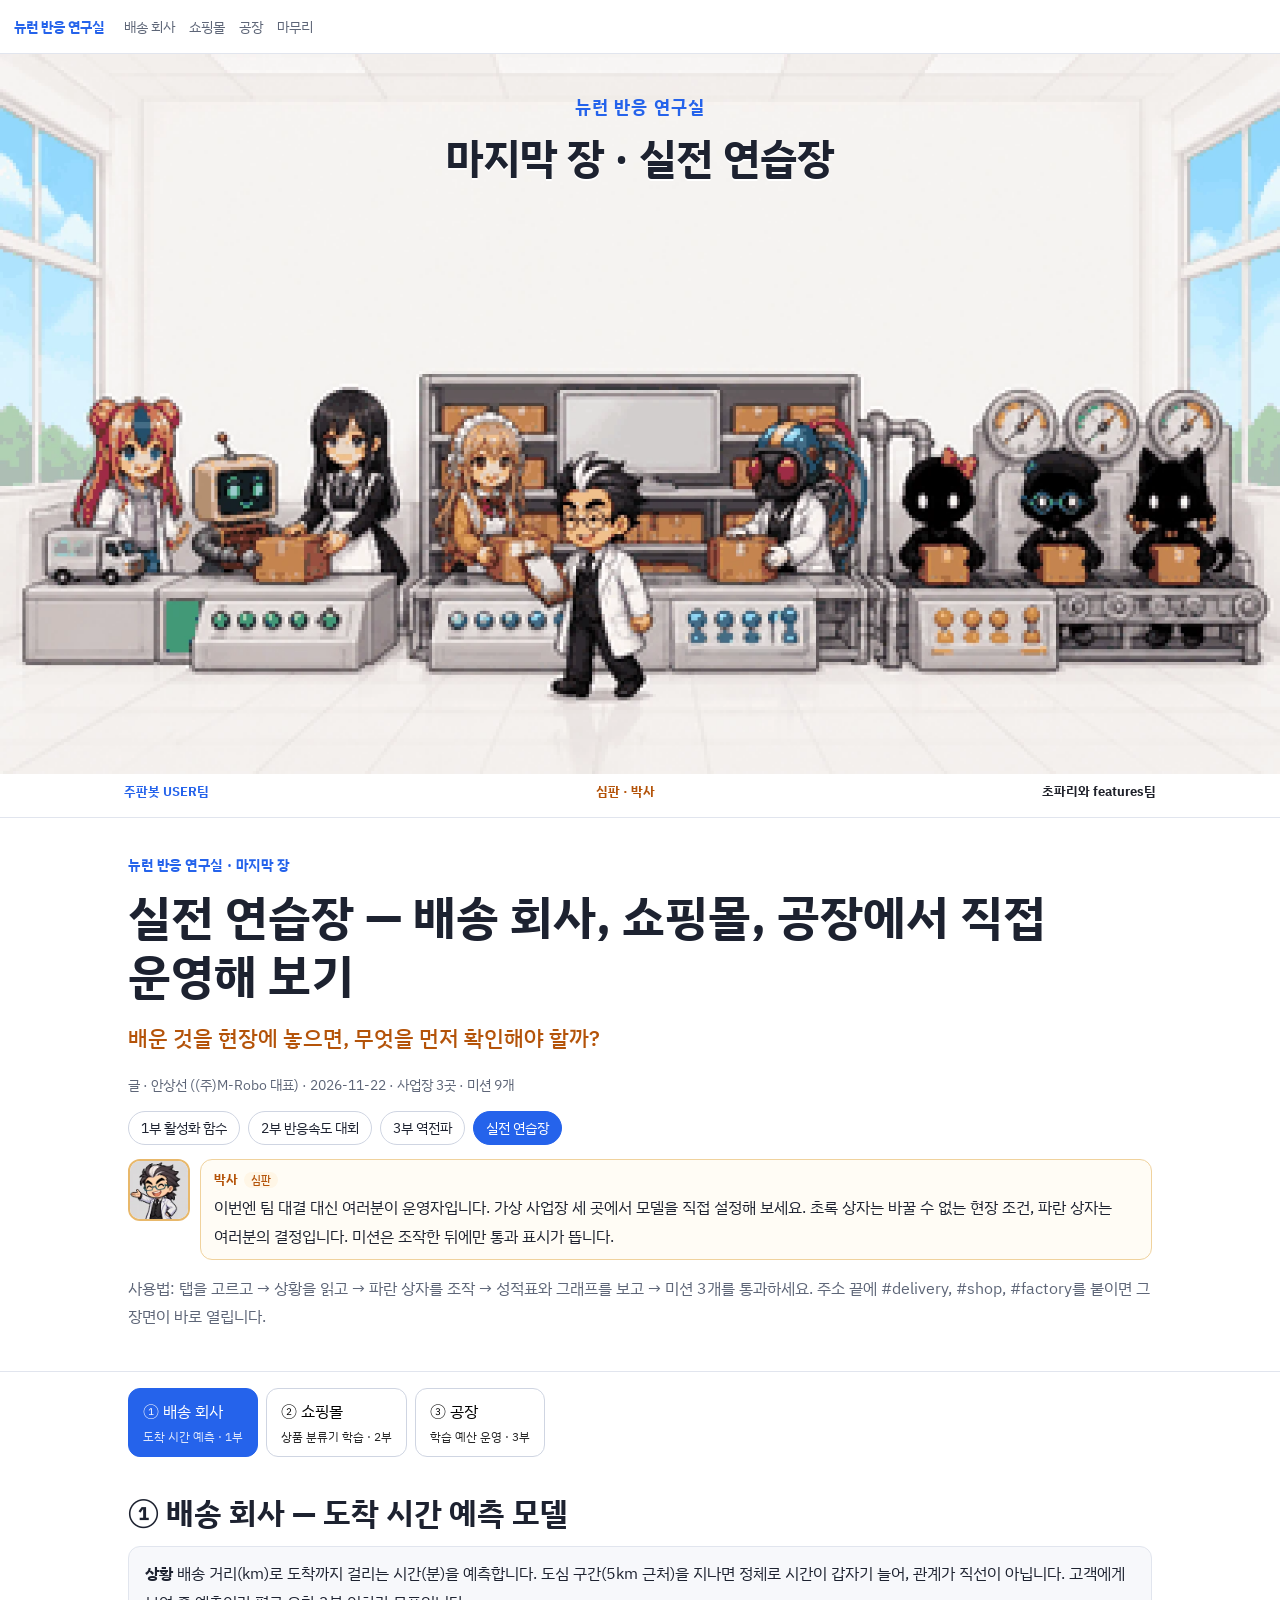
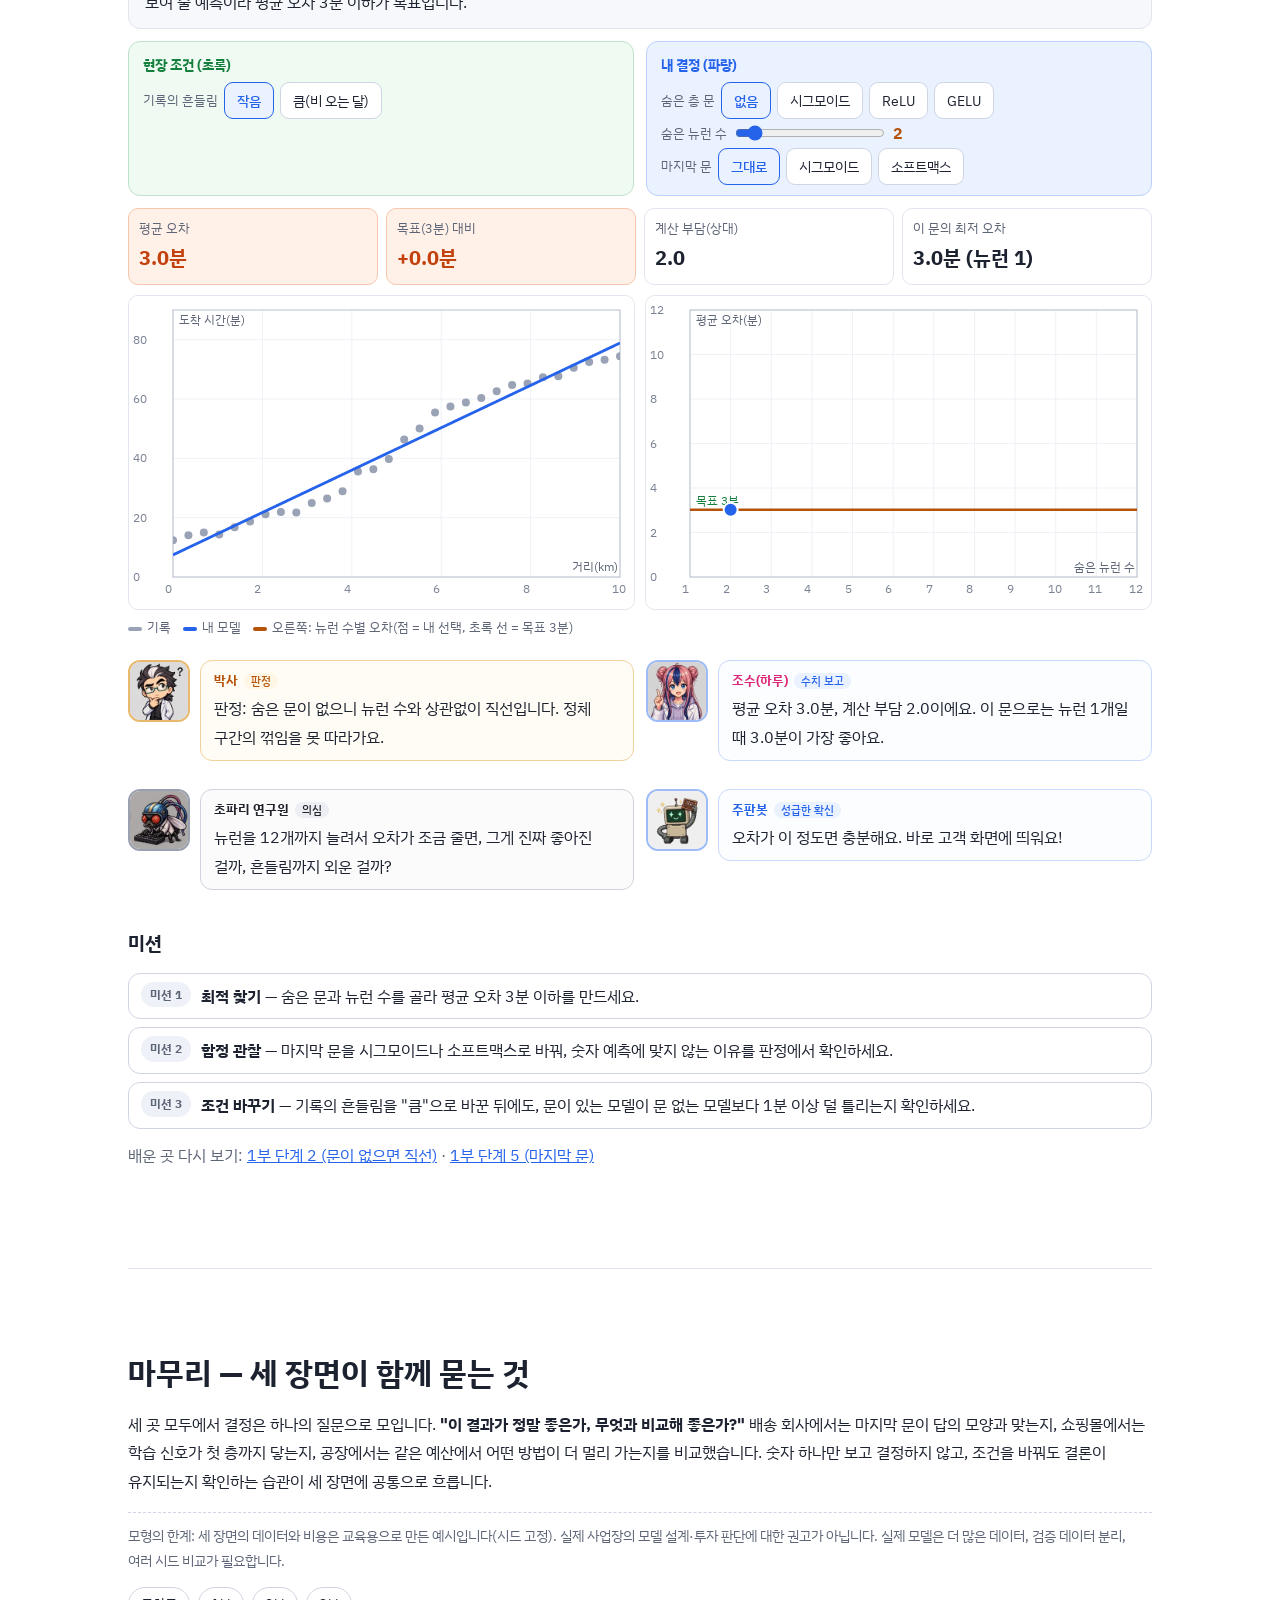
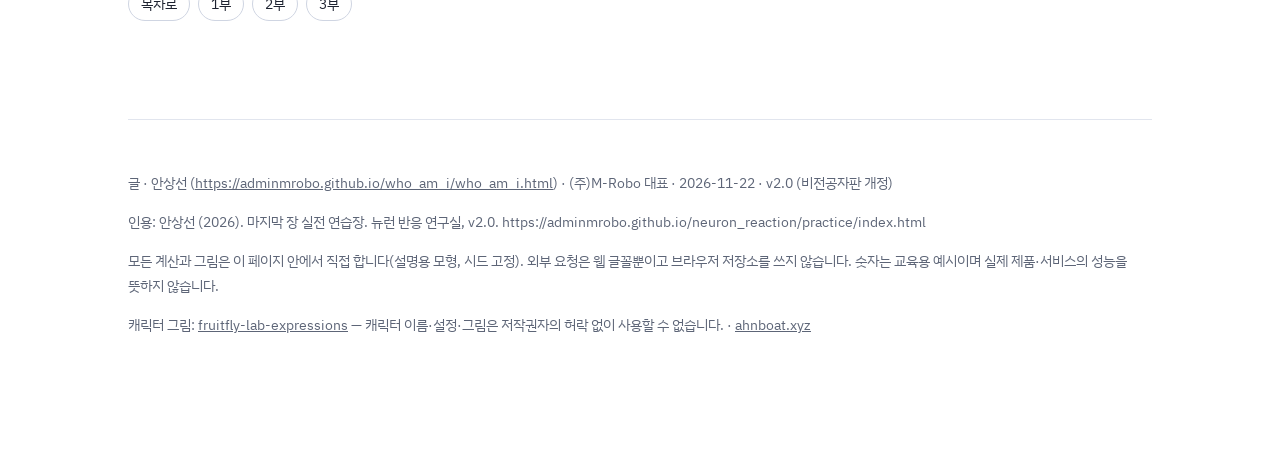
<file: practice/index.html>
<!DOCTYPE html>
<html lang="ko">
<head>
<meta charset="utf-8">
<meta name="viewport" content="width=device-width, initial-scale=1, viewport-fit=cover">
<title>뉴런 반응 연구실 · 마지막 장 실전 연습장</title>
<meta name="description" content="1~3부에서 배운 활성화 함수, 출발 가중치·학습 방법, 역전파를 가상 사업장 세 곳(배송 회사·쇼핑몰·공장)의 시뮬레이터에서 직접 운영하며 미션으로 확인하는 연습장.">
<meta name="author" content="안상선">
<meta name="citation_title" content="실전 연습장 — 배송 회사, 쇼핑몰, 공장에서 직접 운영해 보기">
<meta name="citation_author" content="안상선">
<meta name="citation_publication_date" content="2026/11/22">
<meta name="dc.title" content="실전 연습장 — 배송 회사, 쇼핑몰, 공장에서 직접 운영해 보기">
<meta name="dc.creator" content="안상선">
<meta name="dc.date" content="2026-11-22">
<meta name="dc.language" content="ko">
<link rel="canonical" href="https://adminmrobo.github.io/neuron_reaction/practice/index.html">
<meta property="og:type" content="article">
<meta property="og:url" content="https://adminmrobo.github.io/neuron_reaction/practice/index.html">
<meta property="og:title" content="뉴런 반응 연구실 · 마지막 장 실전 연습장">
<meta property="og:description" content="1~3부에서 배운 활성화 함수, 출발 가중치·학습 방법, 역전파를 가상 사업장 세 곳(배송 회사·쇼핑몰·공장)의 시뮬레이터에서 직접 운영하며 미션으로 확인하는 연습장.">
<meta property="og:image" content="https://adminmrobo.github.io/neuron_reaction/assets/img/og_v2_practice.jpg">
<meta property="og:image:width" content="1200">
<meta property="og:image:height" content="630">
<meta name="twitter:card" content="summary_large_image">
<link rel="preconnect" href="https://fonts.googleapis.com">
<link href="https://fonts.googleapis.com/css2?family=IBM+Plex+Sans+KR:wght@400;500;700&amp;display=swap" rel="stylesheet">
<style>
:root{
  --bg:#ffffff; --panel:#f7f8fb; --panel2:#eef1f7; --rule:#e1e5ee; --rule2:#cfd5e2;
  --text:#1d2230; --muted:#5d6577;
  --user:#2563eb; --userbg:#eaf1ff; --black:#20222b; --blackbg:#eceef3; --judge:#b45309; --judgebg:#fff6e6;
  --ok:#15803d; --okbg:#e9f8ee; --bad:#c2410c; --badbg:#fff0e8; --violet:#7c3aed; --pink:#db2777; --teal:#0f766e;
  --c-doc:#b45309; --c-asst:#db2777; --c-robo:#2563eb; --c-sia:#4f46e5; --c-moa:#0e7490; --c-fly:#20222b; --c-x:#4b5060;
  color-scheme:light;
}
*{box-sizing:border-box}
html{scroll-behavior:smooth;scroll-padding-top:62px}
body{margin:0;background:var(--bg);color:var(--text);font:400 16px/1.8 "IBM Plex Sans KR","Apple SD Gothic Neo","Malgun Gothic","Noto Sans KR",system-ui,sans-serif;overflow-x:hidden}
h1,h2,h3,h4,p,li,td,th{word-break:keep-all}
h1{font-size:clamp(28px,4.6vw,48px);line-height:1.22;margin:.2em 0 .3em}
h2{font-size:clamp(22px,2.8vw,31px);line-height:1.32;margin:0 0 .4em}
h3{font-size:19px;margin:1.2em 0 .5em}
h4{margin:0 0 .4em;font-size:17px}
a{color:var(--user)}
.wrap{max-width:1060px;margin:0 auto;padding:0 18px}
#prog{position:fixed;top:0;left:0;height:3px;width:0;background:var(--user);z-index:60}
nav.top{position:sticky;top:0;z-index:50;height:54px;display:flex;align-items:center;gap:14px;padding:0 14px;background:rgba(255,255,255,.92);backdrop-filter:blur(8px);border-bottom:1px solid var(--rule);overflow-x:auto;white-space:nowrap;scrollbar-width:none}
nav.top::-webkit-scrollbar{display:none}
nav.top .logo{font-weight:700;color:var(--user);margin-right:6px;text-decoration:none}
nav.top a{color:var(--muted);text-decoration:none;font-size:14px}
nav.top a:hover{color:var(--text)}
/* 표지 */
.cover{position:relative;background:linear-gradient(180deg,#f3f6fc 0%,#ffffff 100%);border-bottom:1px solid var(--rule);overflow:hidden}
.cover .court{display:grid;grid-template-columns:1fr auto 1fr;align-items:end;gap:8px;max-width:1060px;margin:0 auto;padding:26px 14px 0}
.cover .team{display:flex;justify-content:center;align-items:flex-end;gap:2px;padding:10px 6px 0;border-radius:16px 16px 0 0}
.cover .team.u{background:linear-gradient(180deg,#dbe7ff,#eef4ff)}
.cover .team.b{background:linear-gradient(180deg,#d9dbe3,#eef0f4)}
.cover .team img{width:clamp(24px,8vw,96px);height:auto}
.cover .ref img{width:clamp(34px,10vw,104px)}
.cover .ref{text-align:center}
.cover .lab{display:flex;justify-content:space-between;max-width:1060px;margin:0 auto;padding:6px 14px 14px;font-size:13px;font-weight:700}
.cover .lab .u{color:var(--user)}.cover .lab .b{color:var(--black)}.cover .lab .j{color:var(--judge)}
.cover .px{image-rendering:pixelated}
/* 히어로 */
header.hero{padding:34px 0 26px;border-bottom:1px solid var(--rule)}
header.hero .kicker{color:var(--user);font-weight:700;font-size:14px;letter-spacing:.04em}
header.hero .byline{color:var(--muted);font-size:14px}
header.hero .q{font-size:clamp(18px,2.3vw,22px);color:var(--judge);font-weight:500;margin:.4em 0}
.kpis{display:grid;grid-template-columns:repeat(auto-fit,minmax(150px,1fr));gap:10px;margin:18px 0}
.kpi{background:var(--panel);border:1px solid var(--rule);border-radius:12px;padding:10px 12px}
.kpi b{display:block;font-size:22px;font-variant-numeric:tabular-nums}
.kpi span{font-size:13px;color:var(--muted)}
.kpi.u b{color:var(--user)}.kpi.k b{color:var(--black)}.kpi.j b{color:var(--judge)}.kpi.g b{color:var(--ok)}.kpi.r b{color:var(--bad)}
/* 말풍선 */
.say{display:flex;gap:10px;align-items:flex-start;margin:14px 0}
.say img.who{width:62px;height:62px;flex:0 0 62px;border-radius:12px;background:#fff;border:2px solid var(--rule);object-fit:contain}
.say > div{background:#fff;border:1px solid var(--rule);border-radius:12px;padding:8px 13px;flex:1;min-width:0}
.say .name{font-size:13px;font-weight:700}
.say .name small{font-weight:500;margin-left:6px;padding:0 7px;border-radius:999px;font-size:11px}
.say .name small.u{background:var(--userbg);color:var(--user)}
.say .name small.b{background:var(--blackbg);color:var(--black)}
.say .name small.j{background:var(--judgebg);color:var(--judge)}
.say p{margin:2px 0 0}
.say[data-team=u] img.who{border-color:#9dbcf7}.say[data-team=u] > div{border-color:#c9d9fb;background:#fbfdff}
.say[data-team=b] img.who{border-color:#9aa0ae}.say[data-team=b] > div{border-color:#cfd3dc;background:#fbfbfc}
.say[data-team=j] img.who{border-color:#e8b86b}.say[data-team=j] > div{border-color:#f0d29d;background:#fffcf5}
.say .name.doc{color:var(--c-doc)}.say .name.asst{color:var(--c-asst)}.say .name.robo{color:var(--c-robo)}.say .name.sia{color:var(--c-sia)}.say .name.moa{color:var(--c-moa)}.say .name.fly{color:var(--c-fly)}.say .name.x1,.say .name.x2,.say .name.x3{color:var(--c-x)}
.say.r{flex-direction:row-reverse}.say.r > div{text-align:left}
section.level{padding:84px 0;border-bottom:1px solid var(--rule)}
.sub{color:var(--muted);margin:0 0 14px}
.three{display:grid;grid-template-columns:repeat(3,1fr);gap:12px}
.three > div{background:var(--panel);border:1px solid var(--rule);border-left:4px solid var(--user);border-radius:12px;padding:16px 20px}
.three b{color:var(--user);font-size:17px}
.three p{margin:.4em 0 0}
details.abbr,details.code,details.more{background:var(--panel);border:1px solid var(--rule);border-radius:12px;padding:10px 18px;margin:14px 0}
details summary{cursor:pointer;color:var(--user);font-weight:500}
details.code summary{color:var(--muted)}
details.code code{background:#fff;border:1px solid var(--rule);border-radius:6px;padding:1px 6px;font-size:.92em}
.teams{display:grid;grid-template-columns:1fr 1fr;gap:14px}
.teamcard{border-radius:14px;padding:14px 16px;border:1px solid}
.teamcard.u{background:var(--userbg);border-color:#bcd0fa}.teamcard.b{background:var(--blackbg);border-color:#c8ccd6}
.teamcard h4{margin:0 0 8px}.teamcard.u h4{color:var(--user)}.teamcard.b h4{color:var(--black)}
.members{display:grid;grid-template-columns:repeat(4,1fr);gap:8px}
.members > div{background:#fff;border-radius:10px;padding:8px 4px;text-align:center;font-size:13px;line-height:1.45}
.members img{width:64px;height:64px;object-fit:contain;display:block;margin:0 auto 2px}
.members b{display:block;font-size:14px}
.members small{color:var(--muted)}
.judgecard{display:flex;gap:14px;align-items:center;background:var(--judgebg);border:1px solid #f0d29d;border-radius:14px;padding:12px 16px;margin-top:14px}
.judgecard img{width:70px;height:70px;object-fit:contain}
.judgecard b{color:var(--judge)}
.lvhead{display:flex;flex-wrap:wrap;align-items:center;gap:12px;margin-bottom:10px}
.lvno{width:58px;height:58px;border-radius:14px;background:var(--user);color:#fff;display:flex;flex-direction:column;align-items:center;justify-content:center;font-weight:700;font-size:22px;line-height:1}
.lvno small{font-size:10px;font-weight:500;margin-top:3px}
.lvhead h2{margin:0;flex:1;min-width:220px}
.lvtag{display:inline-block;font-size:13px;padding:2px 10px;border-radius:999px;border:1px solid var(--rule2);margin:0 6px 6px 0;color:var(--muted);background:#fff}
.lvtag.g{border-color:#9fd5b0;color:var(--ok);background:var(--okbg)}
.wm{display:grid;grid-template-columns:1fr 1fr;gap:14px;margin:16px 0}
.whybox,.mathbox{border-radius:14px;padding:20px;border:1px solid}
.whybox{background:#f4fbf6;border-color:#bfe3ca}
.mathbox{background:#fff6fa;border-color:#f3c6da}
.whybox h4{color:var(--ok)}.mathbox h4{color:var(--pink)}
.whybox p,.mathbox p{margin:10px 0}
.whybox ol{padding-left:1.25em;margin:.4em 0}.whybox li{margin:6px 0}
.easy{background:#fff8e8;border-radius:10px;padding:10px 12px}
.easy b{color:var(--judge)}
.mathbox .school b,.mathbox .try b{color:var(--judge)}
.mathbox .try{background:#fff;border:1px dashed var(--rule2);border-radius:10px;padding:10px 12px;font-variant-numeric:tabular-nums}
table{border-collapse:collapse;width:100%;font-size:15px}
.tb{overflow-x:auto}
th,td{border-bottom:1px solid var(--rule);padding:7px 9px;text-align:left;vertical-align:top}
th{color:var(--muted);font-weight:500}
table.ftab td{font-size:14px}
table.ftab td:first-child{white-space:nowrap;color:var(--violet);font-variant-numeric:tabular-nums}
.pair{display:grid;grid-template-columns:1fr 1fr;gap:12px;margin:12px 0}
.pair > div{border-radius:12px;padding:12px 16px;border:1px solid var(--rule);background:var(--panel)}
.pair h4{font-size:15px}
.pair .life h4{color:var(--teal)}.pair .work h4{color:var(--user)}
.pair p{margin:.3em 0}
.talk{border-left:3px solid var(--rule2);padding-left:12px;margin:18px 0}
.talk .say{margin:10px 0}
/* 실험 도구 */
.tool{background:#fff;border:1px solid var(--rule2);border-radius:16px;padding:16px;margin:18px 0;box-shadow:0 2px 0 rgba(30,40,60,.03)}
.tool > h3{margin:.1em 0 .3em;color:var(--user);font-size:17px}
.tool .how{font-size:14px;color:var(--muted);margin:0 0 8px}
.tool .badge{display:inline-block;font-size:12px;font-weight:700;background:var(--userbg);color:var(--user);border-radius:999px;padding:1px 9px;margin-right:6px;vertical-align:2px}
.cwrap{border-radius:10px;border:1px solid var(--rule);background:#fff;overflow:hidden}
canvas{display:block;width:100%;touch-action:pan-y}
.ctrl{display:flex;flex-wrap:wrap;gap:10px 18px;margin:10px 0;align-items:center}
.group{display:flex;flex-wrap:wrap;align-items:center;gap:6px}
.glabel{font-size:13px;color:var(--muted)}
.bt{font:inherit;font-size:14px;background:#fff;color:var(--text);border:1px solid var(--rule2);border-radius:9px;padding:5px 12px;cursor:pointer;min-height:34px}
.bt:hover{border-color:var(--muted)}
.bt[aria-pressed=true],.bt.on{background:var(--userbg);border-color:var(--user);color:var(--user);font-weight:500}
.bt.primary{background:var(--user);color:#fff;border-color:var(--user);font-weight:700}
.bt.dark{background:var(--black);color:#fff;border-color:var(--black);font-weight:700}
.bt:disabled{opacity:.45;cursor:not-allowed}
.val{font-variant-numeric:tabular-nums;color:var(--judge);font-weight:700;min-width:2.6em;display:inline-block}
input[type=range]{accent-color:var(--user);width:150px}
.readout{display:grid;grid-template-columns:repeat(auto-fit,minmax(140px,1fr));gap:8px;margin:10px 0}
.readout > div{background:var(--panel);border:1px solid var(--rule);border-radius:10px;padding:7px 10px;font-size:13px;color:var(--muted)}
.readout b{display:block;font-size:20px;color:var(--text);font-variant-numeric:tabular-nums}
.readout .good b{color:var(--ok)}.readout .bad b{color:var(--bad)}
.eq{background:var(--panel);border:1px dashed var(--rule2);border-radius:10px;padding:8px 12px;font-variant-numeric:tabular-nums;margin:10px 0;overflow-x:auto}
.eq b{color:var(--user)}.eq i{color:var(--judge);font-style:normal}.eq em{color:var(--violet);font-style:normal}
.msg{border-left:4px solid var(--rule2);background:var(--panel);border-radius:0 10px 10px 0;padding:8px 12px;margin:10px 0;font-size:15px}
.msg.ok{border-color:var(--ok);background:var(--okbg)}.msg.bad{border-color:var(--bad);background:var(--badbg)}
.lim{font-size:14px;color:var(--muted);border-top:1px dashed var(--rule2);padding-top:10px;margin-top:14px}
.legend{display:flex;flex-wrap:wrap;gap:12px;font-size:13px;color:var(--muted);margin:6px 0}
.legend i{display:inline-block;width:14px;height:4px;border-radius:2px;margin-right:5px;vertical-align:middle}
/* 라운드 판정 */
.round{border:2px solid var(--rule);border-radius:16px;padding:14px 16px;margin:22px 0;background:#fff}
.round > h4{margin:0 0 6px;font-size:16px}
.round > h4 span{color:var(--judge)}
.round .claims{display:grid;grid-template-columns:1fr 1fr;gap:12px}
.round .claims > div{border-radius:12px;padding:10px 12px;border:1px solid}
.round .claims .u{background:var(--userbg);border-color:#bcd0fa}.round .claims .b{background:var(--blackbg);border-color:#c8ccd6}
.round .claims b{font-size:13px}.round .claims .u b{color:var(--user)}.round .claims .b b{color:var(--black)}
.round .claims p{margin:4px 0 0}
.round .pick{display:flex;flex-wrap:wrap;gap:8px;align-items:center;margin:10px 0 0}
.round .result{display:none;margin-top:10px}
.round.open .result{display:block}
.round.win-u{border-color:#9dbcf7}.round.win-b{border-color:#9aa0ae}.round.win-d{border-color:#e8b86b}
/* 점수판 */
.board{position:fixed;left:14px;bottom:14px;z-index:70;background:rgba(255,255,255,.97);border:1px solid var(--rule2);border-radius:14px;padding:6px 12px;font-size:13px;display:flex;gap:10px;align-items:center;box-shadow:0 6px 20px rgba(20,30,60,.10)}
.board b{font-size:17px;font-variant-numeric:tabular-nums}
.board .u b{color:var(--user)}.board .b b{color:var(--black)}
.board .me{color:var(--muted);border-left:1px solid var(--rule);padding-left:10px}
/* 퀴즈 */
.quiz{display:grid;gap:10px;margin:16px 0}
.qitem{background:#fff;border:1px solid #c9d9fb;border-radius:12px;padding:12px 14px}
.qitem .qq{font-weight:500;color:var(--user);margin:0 0 8px}
.qitem .opts{display:flex;flex-wrap:wrap;gap:6px}
.qitem .fb{margin:8px 0 0;font-size:14px}
.qitem .fb.ok{color:var(--ok)}.qitem .fb.no{color:var(--bad)}
/* 30초 복습·AI 판단 */
.recap{background:#f2f7ff;border:1px solid #c9d9fb;border-radius:12px;padding:10px 16px;margin:14px 0;font-size:15px}
.recap b{color:var(--user)}
.aicheck{background:#fbf7ff;border:1px solid #dcc9fb;border-radius:12px;padding:12px 16px;margin:16px 0}
.aicheck h4{color:var(--violet)}
.calm{font-size:14px;color:var(--teal);background:#effaf8;border-radius:10px;padding:6px 12px;display:inline-block;margin:6px 0}
.map{display:flex;flex-wrap:wrap;gap:6px;align-items:center;font-size:14px;margin:8px 0}
.map span{padding:3px 10px;border-radius:999px;background:var(--panel2);border:1px solid var(--rule)}
.map span.now{background:var(--user);color:#fff;border-color:var(--user)}
.map i{color:var(--muted);font-style:normal}
.steps{display:grid;grid-template-columns:repeat(3,1fr);gap:12px}
.steps > div{background:var(--panel);border:1px solid var(--rule);border-radius:12px;padding:14px}
.steps b{color:var(--user)}
.note-change{font-size:14px;background:var(--badbg);border:1px solid #f6c7ad;border-radius:10px;padding:10px 14px;margin:12px 0}
.final{border:2px solid var(--judge);border-radius:16px;padding:16px;background:var(--judgebg)}
.bars{display:grid;gap:8px;margin:10px 0}
.bar{display:grid;grid-template-columns:110px 1fr 74px;gap:8px;align-items:center;font-variant-numeric:tabular-nums;font-size:14px}
.bar .track{height:18px;background:var(--panel2);border-radius:9px;overflow:hidden}
.bar .fill{height:100%;border-radius:9px;transition:width .4s}
footer{padding:36px 0 100px;color:var(--muted);font-size:14px}
footer a{color:var(--muted)}
.jt{border-bottom:1px dotted var(--judge);cursor:help}
#tip{position:fixed;z-index:80;max-width:300px;background:#fff;border:1px solid var(--judge);border-radius:10px;padding:8px 12px;font-size:14px;display:none;box-shadow:0 8px 24px rgba(20,30,60,.16)}
#tip b{color:var(--judge)}
.nojs{background:#fff0e8;border-bottom:2px solid var(--bad);color:#7c2d12;padding:10px 16px;font-size:15px;line-height:1.6}
.sernav{display:flex;flex-wrap:wrap;gap:8px;margin:14px 0}
.sernav a{border:1px solid var(--rule2);border-radius:999px;padding:3px 12px;text-decoration:none;font-size:14px;color:var(--text);background:#fff}
.sernav a.now{background:var(--user);border-color:var(--user);color:#fff}
:focus-visible{outline:2px solid var(--judge);outline-offset:2px}
@media (max-width:860px){.wm,.three,.teams,.steps{grid-template-columns:1fr}.members{grid-template-columns:repeat(4,1fr)}}
@media (max-width:760px){section.level{padding:62px 0}.pair,.round .claims{grid-template-columns:1fr}}
@media (max-width:520px){.members img{width:52px;height:52px}.members{gap:5px}.board{left:8px;right:8px;justify-content:space-between}.bar{grid-template-columns:84px 1fr 60px}.cover .court{gap:3px;padding:16px 6px 0}}
@media (max-width:460px){.kpis{grid-template-columns:repeat(2,1fr)}}
@media (prefers-reduced-motion:reduce){html{scroll-behavior:auto}.bar .fill{transition:none}}
pre.cite,#export li,#export p,footer p{overflow-wrap:anywhere}

/* 표지 그림 (v2 픽셀아트) */
.cover.cover-img{background:#fff}
.cover .cimg{position:relative;max-width:1280px;margin:0 auto}
.cover .cimg img{display:block;width:100%;height:auto;image-rendering:auto}
.cover .ccap{position:absolute;left:0;right:0;top:5%;text-align:center;color:#1d2230;pointer-events:none}
.cover .ccap span{display:block;font-size:clamp(12px,1.6vw,18px);font-weight:700;color:var(--user);letter-spacing:.06em}
.cover .ccap b{display:block;font-size:clamp(18px,3.4vw,42px);line-height:1.25;margin-top:.2em;text-shadow:0 2px 0 #fff}
@media (max-width:520px){.cover .ccap b{font-size:16px}.cover .ccap{top:3%}}

</style>
</head>
<body>
<div class="nojs" id="nojs" role="alert"><b>스크립트가 실행되지 않아 버튼·슬라이더·그림이 멈춰 있습니다.</b> 브라우저(크롬·사파리·엣지)로 <a href="https://adminmrobo.github.io/neuron_reaction/practice/index.html">https://adminmrobo.github.io/neuron_reaction/practice/index.html</a> 를 열어 주세요.</div><script>(function(){var n=document.getElementById('nojs');if(n)n.parentNode.removeChild(n)})();</script>
<div id="prog"></div>
<nav class="top" aria-label="페이지 이동"><a class="logo" href="../index.html">뉴런 반응 연구실</a><a href="#delivery">배송 회사</a><a href="#shop">쇼핑몰</a><a href="#factory">공장</a><a href="#wrap">마무리</a></nav>
<style>
.tabs{display:flex;flex-wrap:wrap;gap:8px;margin:16px 0}
.tabs button{font:inherit;border:1px solid var(--rule2);background:#fff;border-radius:12px;padding:8px 14px;cursor:pointer;text-align:left;min-height:44px}
.tabs button[aria-selected=true]{background:var(--user);color:#fff;border-color:var(--user)}
.tabs small{display:block;font-size:12px;opacity:.85}
.scene{display:none}.scene.on{display:block}
.situ{background:var(--panel);border:1px solid var(--rule);border-radius:12px;padding:12px 16px;margin:10px 0}
.ctlbox{display:grid;grid-template-columns:1fr 1fr;gap:12px;margin:12px 0}
.ctlbox > div{border-radius:12px;padding:10px 14px;border:1px solid}
.ctlbox .env{background:#effaf3;border-color:#bfe3ca}.ctlbox .me{background:var(--userbg);border-color:#bcd0fa}
.ctlbox h4{font-size:14px;margin:0 0 4px}.ctlbox .env h4{color:var(--ok)}.ctlbox .me h4{color:var(--user)}
.cards{display:grid;grid-template-columns:repeat(4,1fr);gap:8px;margin:10px 0}
.cards > div{border-radius:10px;padding:8px 10px;border:1px solid var(--rule);background:#fff;font-size:13px;color:var(--muted)}
.cards b{display:block;font-size:20px;color:var(--text);font-variant-numeric:tabular-nums}
.cards .good{background:var(--okbg);border-color:#9fd5b0}.cards .good b{color:var(--ok)}
.cards .bad{background:var(--badbg);border-color:#f6c7ad}.cards .bad b{color:var(--bad)}
.graphs{display:grid;grid-template-columns:1fr 1fr;gap:10px}
.missions{display:grid;gap:8px;margin:12px 0}
.mis{border:1px solid var(--rule2);border-radius:12px;padding:8px 12px;display:flex;gap:10px;align-items:flex-start;background:#fff}
.mis .st{flex:0 0 auto;font-size:12px;font-weight:700;border-radius:999px;padding:2px 9px;background:var(--panel2);color:var(--muted)}
.mis.pass{border-color:#9fd5b0;background:var(--okbg)}.mis.pass .st{background:var(--ok);color:#fff}
.voices{display:grid;grid-template-columns:1fr 1fr;gap:0 12px}
@media (max-width:760px){.ctlbox,.graphs,.voices{grid-template-columns:1fr}.cards{grid-template-columns:repeat(2,1fr)}}
</style>
<div class="cover cover-img"><div class="cimg"><img src="[data-uri]" width="1600" height="900" alt="표지: 연구실 안 배송 접수대·쇼핑몰 진열대·공장 컨베이어에서 두 팀이 함께 일하는 장면"><div class="ccap" aria-hidden="true"><span>뉴런 반응 연구실</span><b>마지막 장 · 실전 연습장</b></div></div><div class="lab"><span class="u">주판봇 USER팀</span><span class="j">심판 · 박사</span><span class="b">초파리와 features팀</span></div></div>
<header class="hero" id="hero"><div class="wrap">
<div class="kicker">뉴런 반응 연구실 · 마지막 장</div>
<h1>실전 연습장 — 배송 회사, 쇼핑몰, 공장에서 직접 운영해 보기</h1>
<p class="q">배운 것을 현장에 놓으면, 무엇을 먼저 확인해야 할까?</p>
<p class="byline">글 · 안상선 ((주)M-Robo 대표) · 2026-11-22 · 사업장 3곳 · 미션 9개</p>
<div class="sernav"><a href="../01_activation.html">1부 활성화 함수</a><a href="../02_reaction_race.html">2부 반응속도 대회</a><a href="../03_backprop.html">3부 역전파</a><a class="now" href="index.html">실전 연습장</a></div>
<div class="say " data-team="j"><img class="who" data-s="doc_e08" alt="박사" width="62" height="62"><div><div class="name doc">박사<small class="j">심판</small></div><p>이번엔 팀 대결 대신 여러분이 운영자입니다. 가상 사업장 세 곳에서 모델을 직접 설정해 보세요. 초록 상자는 바꿀 수 없는 현장 조건, 파란 상자는 여러분의 결정입니다. 미션은 조작한 뒤에만 통과 표시가 뜹니다.</p></div></div>
<p class="sub">사용법: 탭을 고르고 → 상황을 읽고 → 파란 상자를 조작 → 성적표와 그래프를 보고 → 미션 3개를 통과하세요. 주소 끝에 #delivery, #shop, #factory를 붙이면 그 장면이 바로 열립니다.</p>
</div></header>

<main class="wrap">
<div class="tabs" role="tablist">
<button role="tab" id="tb-delivery" aria-selected="true" data-sc="delivery">① 배송 회사<small>도착 시간 예측 · 1부</small></button>
<button role="tab" id="tb-shop" aria-selected="false" data-sc="shop">② 쇼핑몰<small>상품 분류기 학습 · 2부</small></button>
<button role="tab" id="tb-factory" aria-selected="false" data-sc="factory">③ 공장<small>학습 예산 운영 · 3부</small></button>
</div>

<!-- 장면 1 -->
<section class="scene on level" id="delivery" style="padding-top:20px">
<h2>① 배송 회사 — 도착 시간 예측 모델</h2>
<div class="situ"><b>상황</b> 배송 거리(km)로 도착까지 걸리는 시간(분)을 예측합니다. 도심 구간(5km 근처)을 지나면 정체로 시간이 갑자기 늘어, 관계가 직선이 아닙니다. 고객에게 보여 줄 예측이라 평균 오차 3분 이하가 목표입니다.</div>
<div class="ctlbox">
<div class="env"><h4>현장 조건 (초록)</h4><div class="group" id="dvNoise"><span class="glabel">기록의 흔들림</span><button class="bt" data-v="1.2" aria-pressed="true">작음</button><button class="bt" data-v="4" aria-pressed="false">큼(비 오는 달)</button></div></div>
<div class="me"><h4>내 결정 (파랑)</h4>
<div class="group" id="dvAct"><span class="glabel">숨은 층 문</span><button class="bt" data-v="none" aria-pressed="true">없음</button><button class="bt" data-v="sigmoid" aria-pressed="false">시그모이드</button><button class="bt" data-v="relu" aria-pressed="false">ReLU</button><button class="bt" data-v="gelu" aria-pressed="false">GELU</button></div>
<label class="group"><span class="glabel">숨은 뉴런 수</span><input type="range" id="dvN" min="1" max="12" value="2"><span class="val" id="dvNV">2</span></label>
<div class="group" id="dvOut"><span class="glabel">마지막 문</span><button class="bt" data-v="lin" aria-pressed="true">그대로</button><button class="bt" data-v="sig" aria-pressed="false">시그모이드</button><button class="bt" data-v="soft" aria-pressed="false">소프트맥스</button></div></div></div>
<div class="cards" id="dvCards"></div>
<div class="graphs"><div class="cwrap"><canvas id="dvG1" aria-label="거리와 도착 시간 데이터, 예측선"></canvas></div><div class="cwrap"><canvas id="dvG2" aria-label="숨은 뉴런 수에 따른 평균 오차"></canvas></div></div>
<div class="legend"><span><i style="background:#9aa3b5"></i>기록</span><span><i style="background:#2563eb"></i>내 모델</span><span><i style="background:#b45309"></i>오른쪽: 뉴런 수별 오차(점 = 내 선택, 초록 선 = 목표 3분)</span></div>
<div class="voices" id="dvVoice"></div>
<h3>미션</h3>
<div class="missions" id="dvMis"></div>
<p class="sub">배운 곳 다시 보기: <a href="../01_activation.html#lv2">1부 단계 2 (문이 없으면 직선)</a> · <a href="../01_activation.html#lv5">1부 단계 5 (마지막 문)</a></p>
</section>

<!-- 장면 2 -->
<section class="scene level" id="shop" style="padding-top:20px">
<h2>② 쇼핑몰 — 상품 분류기 학습</h2>
<div class="situ"><b>상황</b> 상품을 두 가지 특징(가격대 점수, 후기 점수)으로 '재구매 상품'과 '일회성 상품'으로 나눕니다. 두 무리가 서로 감겨 있어 경계가 복잡합니다. 시험 정확도 95% 이상, 학습은 100걸음 안에 끝내야 합니다.</div>
<div class="ctlbox">
<div class="env"><h4>현장 조건 (초록)</h4><div class="group" id="shData"><span class="glabel">데이터 모양</span><button class="bt" data-v="spiral" aria-pressed="true">서로 감긴 나선</button><button class="bt" data-v="moons" aria-pressed="false">초승달 두 개</button></div></div>
<div class="me"><h4>내 결정 (파랑)</h4>
<div class="group" id="shAct"><span class="glabel">숨은 층 문</span><button class="bt" data-v="sigmoid" aria-pressed="true">시그모이드</button><button class="bt" data-v="tanh" aria-pressed="false">tanh</button><button class="bt" data-v="relu" aria-pressed="false">ReLU</button><button class="bt" data-v="gelu" aria-pressed="false">GELU</button></div>
<div class="group" id="shDepth"><span class="glabel">숨은 층 수</span><button class="bt" data-v="2" aria-pressed="false">2</button><button class="bt" data-v="4" aria-pressed="true">4</button><button class="bt" data-v="8" aria-pressed="false">8</button><button class="bt" data-v="12" aria-pressed="false">12</button></div>
<div class="group" id="shInit"><span class="glabel">출발 가중치</span><button class="bt" data-v="small" aria-pressed="true">고정 0.05</button><button class="bt" data-v="std" aria-pressed="false">표준 1/n</button><button class="bt" data-v="he" aria-pressed="false">He 2/n</button></div>
<div class="group" id="shOpt"><span class="glabel">학습 방법</span><button class="bt" data-v="adam" aria-pressed="true">Adam</button><button class="bt" data-v="sgd" aria-pressed="false">일반 경사하강</button></div>
<button class="bt primary" id="shRun" style="margin-top:6px">100걸음 학습하기</button></div></div>
<div class="cards" id="shCards"></div>
<div class="graphs"><div class="cwrap"><canvas id="shG1" aria-label="학습 걸음에 따른 시험 정확도"></canvas></div><div class="cwrap"><canvas id="shG2" aria-label="층마다 남은 학습 신호"></canvas></div></div>
<div class="legend"><span><i style="background:#2563eb"></i>왼쪽: 시험 정확도(주황 점선 = 95%)</span><span><i style="background:#20222b"></i>오른쪽: 층마다 남은 학습 신호(10배마다 한 눈금)</span></div>
<div class="voices" id="shVoice"></div>
<h3>미션</h3>
<div class="missions" id="shMis"></div>
<p class="sub">배운 곳 다시 보기: <a href="../02_reaction_race.html#lv2">2부 종목 2 (출발 가중치)</a> · <a href="../02_reaction_race.html#lv3">2부 종목 3 (Adam)</a> · <a href="../01_activation.html#duel">1부 대결</a></p>
</section>

<!-- 장면 3 -->
<section class="scene level" id="factory" style="padding-top:20px">
<h2>③ 공장 — 학습 예산 운영</h2>
<div class="situ"><b>상황</b> 공장의 불량 판정 모델을 매일 밤 다시 학습합니다. 서버 시간이 정해져 있어 '앞으로 계산' 예산이 한정됩니다. 예산 안에서 손실을 0.05 이하로 낮추는 것이 목표입니다.</div>
<div class="ctlbox">
<div class="env"><h4>현장 조건 (초록)</h4><div class="group" id="fcSize"><span class="glabel">모델 크기(손잡이 수)</span><button class="bt" data-v="s" aria-pressed="false">작은 모델 (2-6-1)</button><button class="bt" data-v="m" aria-pressed="true">보통 모델 (2-16-16-1)</button></div></div>
<div class="me"><h4>내 결정 (파랑)</h4>
<div class="group" id="fcM"><span class="glabel">기울기 구하는 방법</span><button class="bt" data-v="shake" aria-pressed="true">하나씩 흔들기</button><button class="bt" data-v="rand" aria-pressed="false">무작위 바꿔 보기</button><button class="bt" data-v="bp" aria-pressed="false">역전파</button></div>
<label class="group"><span class="glabel">계산 예산</span><input type="range" id="fcB" min="600" max="3600" step="600" value="1800"><span class="val" id="fcBV">1800</span></label>
<button class="bt primary" id="fcRun" style="margin-top:6px">오늘 밤 학습 돌리기</button></div></div>
<div class="cards" id="fcCards"></div>
<div class="graphs"><div class="cwrap"><canvas id="fcG1" aria-label="예산에 따른 손실 곡선"></canvas></div><div class="cwrap"><canvas id="fcG2" aria-label="결과 분류 경계"></canvas></div></div>
<div class="legend"><span><i style="background:#2563eb"></i>왼쪽: 내 방법의 손실(초록 점선 = 목표 0.05)</span><span><i style="background:#cfd5e2"></i>회색: 같은 예산의 역전파(비교용)</span></div>
<div class="voices" id="fcVoice"></div>
<h3>미션</h3>
<div class="missions" id="fcMis"></div>
<p class="sub">배운 곳 다시 보기: <a href="../03_backprop.html#lv2">3부 단계 2 (흔들어 보기 비용)</a> · <a href="../03_backprop.html#duel">3부 대결</a> · <a href="../03_backprop.html#lv5">3부 단계 5 (쓸 때와 안 쓸 때)</a></p>
</section>

<section class="level" id="wrap">
<h2>마무리 — 세 장면이 함께 묻는 것</h2>
<p>세 곳 모두에서 결정은 하나의 질문으로 모입니다. <b>"이 결과가 정말 좋은가, 무엇과 비교해 좋은가?"</b> 배송 회사에서는 마지막 문이 답의 모양과 맞는지, 쇼핑몰에서는 학습 신호가 첫 층까지 닿는지, 공장에서는 같은 예산에서 어떤 방법이 더 멀리 가는지를 비교했습니다. 숫자 하나만 보고 결정하지 않고, 조건을 바꿔도 결론이 유지되는지 확인하는 습관이 세 장면에 공통으로 흐릅니다.</p>
<p class="lim">모형의 한계: 세 장면의 데이터와 비용은 교육용으로 만든 예시입니다(시드 고정). 실제 사업장의 모델 설계·투자 판단에 대한 권고가 아닙니다. 실제 모델은 더 많은 데이터, 검증 데이터 분리, 여러 시드 비교가 필요합니다.</p>
<div class="sernav"><a href="../index.html">목차로</a><a href="../01_activation.html">1부</a><a href="../02_reaction_race.html">2부</a><a href="../03_backprop.html">3부</a></div>
</section>
</main>


<footer id="foot"><div class="wrap">
<p>글 · 안상선 (<a href="https://adminmrobo.github.io/who_am_i/who_am_i.html">https://adminmrobo.github.io/who_am_i/who_am_i.html</a>) · (주)M-Robo 대표 · 2026-11-22 · v2.0 (비전공자판 개정)</p>
<p>인용: 안상선 (2026). 마지막 장 실전 연습장. 뉴런 반응 연구실, v2.0. https://adminmrobo.github.io/neuron_reaction/practice/index.html</p>
<p>모든 계산과 그림은 이 페이지 안에서 직접 합니다(설명용 모형, 시드 고정). 외부 요청은 웹 글꼴뿐이고 브라우저 저장소를 쓰지 않습니다. 숫자는 교육용 예시이며 실제 제품·서비스의 성능을 뜻하지 않습니다.</p>
<p>캐릭터 그림: <a href="https://github.com/adminmrobo/fruitfly-lab-expressions">fruitfly-lab-expressions</a> — 캐릭터 이름·설정·그림은 저작권자의 허락 없이 사용할 수 없습니다. · <a href="https://ahnboat.xyz/">ahnboat.xyz</a></p>
</div></footer>
<div id="tip" role="tooltip"></div>
<script>
var SPRITE={"asst_e04":"[data-uri]","asst_e07":"[data-uri]","asst_e10":"[data-uri]","doc_e08":"[data-uri]","doc_e09":"[data-uri]","doc_e10":"[data-uri]","doc_e16":"[data-uri]","fly_e09":"[data-uri]","fly_e16":"[data-uri]","robo_e15":"[data-uri]","robo_e16":"[data-uri]","robo_e20":"[data-uri]"};
/* 뉴런 반응 연구실 공통 엔진 v2 — 외부 라이브러리 없음, 브라우저 저장소 쓰지 않음 */
(function(){
'use strict';
var L = window.LAB = {};
/* ---------- 그림(스프라이트) 채우기 ---------- */
L.fillSprites = function(root){
  (root||document).querySelectorAll('img[data-s]').forEach(function(im){
    var k = im.getAttribute('data-s'); if (window.SPRITE && SPRITE[k]) im.src = SPRITE[k];
  });
};
L.setFace = function(img, key){ if(img && window.SPRITE && SPRITE[key]){ img.src = SPRITE[key]; img.setAttribute('data-s',key);} };
/* ---------- 난수 ---------- */
L.rng = function(seed){
  var a = seed>>>0;
  var f = function(){ a |= 0; a = a + 0x6D2B79F5 | 0; var t = Math.imul(a ^ a>>>15, 1 | a); t = t + Math.imul(t ^ t>>>7, 61 | t) ^ t; return ((t ^ t>>>14)>>>0)/4294967296; };
  f.gauss = function(){ var u=0,v=0; while(u===0)u=f(); while(v===0)v=f(); return Math.sqrt(-2*Math.log(u))*Math.cos(2*Math.PI*v); };
  return f;
};
/* ---------- 활성화 함수 ---------- */
function erf(x){ var s=x<0?-1:1; x=Math.abs(x); var t=1/(1+0.3275911*x); var y=1-(((((1.061405429*t-1.453152027)*t)+1.421413741)*t-0.284496736)*t+0.254829592)*t*Math.exp(-x*x); return s*y; }
L.erf = erf;
var SQ2 = Math.SQRT2, INV_SQ2PI = 1/Math.sqrt(2*Math.PI);
L.ACT = {
  none:   {ko:'없음(그대로)', f:function(z){return z;}, d:function(z){return 1;}},
  sigmoid:{ko:'시그모이드', f:function(z){return 1/(1+Math.exp(-z));}, d:function(z){var s=1/(1+Math.exp(-z));return s*(1-s);}},
  tanh:   {ko:'tanh', f:function(z){return Math.tanh(z);}, d:function(z){var t=Math.tanh(z);return 1-t*t;}},
  relu:   {ko:'ReLU', f:function(z){return z>0?z:0;}, d:function(z){return z>0?1:0;}},
  leaky:  {ko:'Leaky ReLU', f:function(z){return z>0?z:0.01*z;}, d:function(z){return z>0?1:0.01;}},
  gelu:   {ko:'GELU', f:function(z){return 0.5*z*(1+erf(z/SQ2));}, d:function(z){return 0.5*(1+erf(z/SQ2)) + z*INV_SQ2PI*Math.exp(-z*z/2);}},
  silu:   {ko:'SiLU', f:function(z){return z/(1+Math.exp(-z));}, d:function(z){var s=1/(1+Math.exp(-z));return s*(1+z*(1-s));}}
};
/* ---------- 작은 신경망 (완전연결, 출력 1개 또는 여러 개) ---------- */
L.Net = function(sizes, act, opt){
  opt = opt || {};
  var r = L.rng(opt.seed||1);
  this.sizes = sizes; this.act = act; this.out = opt.out || 'linear';
  this.W = []; this.b = [];
  for (var l=0; l<sizes.length-1; l++){
    var nin=sizes[l], nout=sizes[l+1];
    var sd = opt.init==='he' ? Math.sqrt(2/nin) : opt.init==='small' ? 0.05 : opt.init==='big' ? 1.6/Math.sqrt(nin)*Math.sqrt(3) : Math.sqrt(1/nin);
    var W = new Float64Array(nin*nout), b = new Float64Array(nout);
    for (var i=0;i<W.length;i++) W[i] = r.gauss()*sd;
    if (opt.biasShift && l < sizes.length-2) for (var j=0;j<nout;j++) b[j]=opt.biasShift;
    this.W.push(W); this.b.push(b);
  }
  this.mW = this.W.map(function(w){return new Float64Array(w.length);}); this.vW = this.W.map(function(w){return new Float64Array(w.length);});
  this.mb = this.b.map(function(w){return new Float64Array(w.length);}); this.vb = this.b.map(function(w){return new Float64Array(w.length);});
  this.t = 0;
};
L.Net.prototype.nParams = function(){ var n=0; for (var l=0;l<this.W.length;l++) n+=this.W[l].length+this.b[l].length; return n; };
L.Net.prototype.forward = function(x){
  var A = L.ACT[this.act], zs=[], as=[x], a=x;
  for (var l=0;l<this.W.length;l++){
    var nin=this.sizes[l], nout=this.sizes[l+1], W=this.W[l], b=this.b[l];
    var z = new Float64Array(nout);
    for (var j=0;j<nout;j++){ var s=b[j]; for (var i=0;i<nin;i++) s+=W[j*nin+i]*a[i]; z[j]=s; }
    zs.push(z);
    var last = l===this.W.length-1;
    var na = new Float64Array(nout);
    if (!last){ for (var k=0;k<nout;k++) na[k]=A.f(z[k]); }
    else if (this.out==='sigmoid'){ for (k=0;k<nout;k++) na[k]=1/(1+Math.exp(-z[k])); }
    else if (this.out==='softmax'){ var mx=-1e9; for(k=0;k<nout;k++) mx=Math.max(mx,z[k]); var sm=0; for(k=0;k<nout;k++){na[k]=Math.exp(z[k]-mx);sm+=na[k];} for(k=0;k<nout;k++) na[k]/=sm; }
    else { for (k=0;k<nout;k++) na[k]=z[k]; }
    as.push(na); a=na;
  }
  return {zs:zs, as:as, y:a};
};
/* 손실의 출력 쪽 기울기 dL/dz_last 를 받아 거꾸로 전한다. 각 층 W의 기울기와 층마다 기울기 크기를 돌려준다. */
L.Net.prototype.backward = function(fw, dzLast, gW, gb, norms){
  var A = L.ACT[this.act], dz = dzLast;
  for (var l=this.W.length-1; l>=0; l--){
    var nin=this.sizes[l], nout=this.sizes[l+1], W=this.W[l], a=fw.as[l];
    var GW=gW[l], Gb=gb[l], s2=0;
    for (var j=0;j<nout;j++){ Gb[j]+=dz[j]; for (var i=0;i<nin;i++){ var g=dz[j]*a[i]; GW[j*nin+i]+=g; s2+=g*g; } }
    if (norms) norms[l]+=Math.sqrt(s2);
    if (l>0){
      var da = new Float64Array(nin), zprev=fw.zs[l-1];
      for (i=0;i<nin;i++){ var s=0; for (j=0;j<nout;j++) s+=W[j*nin+i]*dz[j]; da[i]=s*A.d(zprev[i]); }
      dz = da;
    }
  }
};
L.Net.prototype.zeroGrads = function(){ return {gW:this.W.map(function(w){return new Float64Array(w.length);}), gb:this.b.map(function(w){return new Float64Array(w.length);})}; };
/* 한 번 학습(전체 묶음). X: 배열의 배열, Y: 회귀면 숫자, 분류(sigmoid)면 0/1, softmax면 정수 */
L.Net.prototype.step = function(X, Y, lr, method, norms){
  var G = this.zeroGrads(), n = X.length, loss = 0, correct = 0;
  for (var p=0;p<n;p++){
    var fw = this.forward(X[p]), y=fw.y, dz;
    if (this.out==='sigmoid'){ var t=Y[p]; loss += -(t*Math.log(y[0]+1e-12)+(1-t)*Math.log(1-y[0]+1e-12)); dz=new Float64Array([ (y[0]-t)/n ]); if ((y[0]>0.5)===(t>0.5)) correct++; }
    else if (this.out==='softmax'){ var c=Y[p]; loss += -Math.log(y[c]+1e-12); dz=new Float64Array(y.length); var best=0; for (var k=0;k<y.length;k++){ dz[k]=(y[k]-(k===c?1:0))/n; if(y[k]>y[best]) best=k;} if(best===c) correct++; }
    else { var e=y[0]-Y[p]; loss += 0.5*e*e; dz=new Float64Array([e/n]); }
    this.backward(fw, dz, G.gW, G.gb, norms);
  }
  this.apply(G, lr, method||'adam');
  return {loss: loss/n, acc: correct/n};
};
L.Net.prototype.apply = function(G, lr, method){
  this.t++;
  var b1=0.9,b2=0.999,eps=1e-8,t=this.t;
  for (var l=0;l<this.W.length;l++){
    var arrs=[[this.W[l],G.gW[l],this.mW[l],this.vW[l]],[this.b[l],G.gb[l],this.mb[l],this.vb[l]]];
    for (var q=0;q<2;q++){
      var P=arrs[q][0],g=arrs[q][1],m=arrs[q][2],v=arrs[q][3];
      for (var i=0;i<P.length;i++){
        if (method==='sgd'){ P[i]-=lr*g[i]; }
        else { m[i]=b1*m[i]+(1-b1)*g[i]; v[i]=b2*v[i]+(1-b2)*g[i]*g[i]; P[i]-=lr*(m[i]/(1-Math.pow(b1,t)))/(Math.sqrt(v[i]/(1-Math.pow(b2,t)))+eps); }
      }
    }
  }
};
L.Net.prototype.evalSet = function(X,Y){
  var loss=0,correct=0,n=X.length;
  for (var p=0;p<n;p++){ var y=this.forward(X[p]).y;
    if (this.out==='sigmoid'){ var t=Y[p]; loss += -(t*Math.log(y[0]+1e-12)+(1-t)*Math.log(1-y[0]+1e-12)); if ((y[0]>0.5)===(t>0.5)) correct++; }
    else if (this.out==='softmax'){ loss += -Math.log(y[Y[p]]+1e-12); var best=0; for(var k=1;k<y.length;k++) if(y[k]>y[best]) best=k; if(best===Y[p]) correct++; }
    else { var e=y[0]-Y[p]; loss+=0.5*e*e; } }
  return {loss:loss/n, acc:correct/n};
};
/* ---------- 데이터 ---------- */
L.spiral = function(n, seed, noise){
  var r=L.rng(seed||3), X=[], Y=[];
  for (var c=0;c<2;c++) for (var i=0;i<n;i++){
    var t=i/n*3.2+0.25, ang=t*2.0+c*Math.PI;
    X.push([t*Math.cos(ang)/3.4+(r.gauss()*(noise||0.05)), t*Math.sin(ang)/3.4+(r.gauss()*(noise||0.05))]); Y.push(c);
  }
  return {X:X,Y:Y};
};
L.moons = function(n, seed, noise){
  var r=L.rng(seed||5), X=[], Y=[];
  for (var i=0;i<n;i++){ var t=Math.PI*i/n;
    X.push([Math.cos(t)-0.5+r.gauss()*noise, Math.sin(t)-0.25+r.gauss()*noise]); Y.push(0);
    X.push([1-Math.cos(t)-0.5+r.gauss()*noise, 0.25-Math.sin(t)+r.gauss()*noise]); Y.push(1); }
  return {X:X,Y:Y};
};
/* ---------- 그래프 ---------- */
L.Plot = function(cv, o){
  this.cv=cv; this.o=o; this.ctx=cv.getContext('2d');
  this.pad = o.pad || {l:44,r:14,t:14,b:32};
  this.resize();
};
L.Plot.prototype.resize = function(){
  var cv=this.cv, dpr=Math.min(window.devicePixelRatio||1,2);
  var w=cv.clientWidth||cv.parentNode.clientWidth||600, h=Math.round(w*(this.o.ratio||0.5));
  if (this.o.minH) h=Math.max(h,this.o.minH); if (this.o.maxH) h=Math.min(h,this.o.maxH);
  cv.style.height=h+'px'; cv.width=Math.round(w*dpr); cv.height=Math.round(h*dpr);
  this.W=w; this.H=h; this.ctx.setTransform(dpr,0,0,dpr,0,0);
};
L.Plot.prototype.X = function(x){ var o=this.o,p=this.pad; return p.l+(x-o.x0)/(o.x1-o.x0)*(this.W-p.l-p.r); };
L.Plot.prototype.Y = function(y){ var o=this.o,p=this.pad; return this.H-p.b-(y-o.y0)/(o.y1-o.y0)*(this.H-p.t-p.b); };
L.Plot.prototype.clear = function(){
  var c=this.ctx,o=this.o,p=this.pad; c.clearRect(0,0,this.W,this.H); c.fillStyle='#fff'; c.fillRect(0,0,this.W,this.H);
  c.font='12px "IBM Plex Sans KR",sans-serif'; c.lineWidth=1;
  var gx=o.gx||niceStep(o.x1-o.x0), gy=o.gy||niceStep(o.y1-o.y0);
  c.strokeStyle='#eef1f6'; c.fillStyle='#7a8194';
  for (var x=Math.ceil(o.x0/gx)*gx; x<=o.x1+1e-9; x+=gx){ var X=this.X(x); c.beginPath(); c.moveTo(X,p.t); c.lineTo(X,this.H-p.b); c.stroke(); if(!o.noXlab) c.fillText(fmt(x, o.xfmt),X-8,this.H-p.b+16); }
  for (var y=Math.ceil(o.y0/gy)*gy; y<=o.y1+1e-9; y+=gy){ var Y=this.Y(y); c.beginPath(); c.moveTo(p.l,Y); c.lineTo(this.W-p.r,Y); c.stroke(); if(!o.noYlab) c.fillText(fmt(y, o.yfmt),4,Y+4); }
  c.strokeStyle='#b8bfcd';
  if (o.y0<0&&o.y1>0){ c.beginPath(); c.moveTo(p.l,this.Y(0)); c.lineTo(this.W-p.r,this.Y(0)); c.stroke(); }
  if (o.x0<0&&o.x1>0){ c.beginPath(); c.moveTo(this.X(0),p.t); c.lineTo(this.X(0),this.H-p.b); c.stroke(); }
  c.strokeRect(p.l,p.t,this.W-p.l-p.r,this.H-p.t-p.b);
  if (o.xlab){ c.fillStyle='#5d6577'; c.textAlign='right'; c.fillText(o.xlab,this.W-p.r-2,this.H-p.b-6); c.textAlign='left'; }
  if (o.ylab){ c.fillStyle='#5d6577'; c.fillText(o.ylab,p.l+6,p.t+14); }
};
function niceStep(r){ var s=Math.pow(10,Math.floor(Math.log10(r/5))); var m=r/5/s; return (m<1.5?1:m<3.5?2:m<7.5?5:10)*s; }
function fmt(v,f){ if (f) return f(v); var a=Math.abs(v); if (a===0) return '0'; if (a>=1000) return (v/1000).toFixed(a>=10000?0:1)+'k'; if (a<0.01) return v.toExponential(0); return +v.toFixed(2)+''; }
L.Plot.prototype.fn = function(f, color, w, dash){
  var c=this.ctx,o=this.o,n=Math.max(120,Math.round(this.W)); c.save(); c.beginPath(); c.strokeStyle=color; c.lineWidth=w||2.4; if(dash) c.setLineDash(dash);
  this.clip(); var started=false;
  for (var i=0;i<=n;i++){ var x=o.x0+(o.x1-o.x0)*i/n, y=f(x); if(!isFinite(y)){started=false;continue;} var X=this.X(x),Y=this.Y(y); if(!started){c.moveTo(X,Y);started=true;} else c.lineTo(X,Y); }
  c.stroke(); c.restore();
};
L.Plot.prototype.clip = function(){ var c=this.ctx,p=this.pad; c.beginPath(); c.rect(p.l,p.t,this.W-p.l-p.r,this.H-p.t-p.b); c.clip(); c.beginPath(); };
L.Plot.prototype.line = function(pts, color, w, dash){
  var c=this.ctx; c.save(); this.clip(); c.strokeStyle=color; c.lineWidth=w||2.2; if(dash) c.setLineDash(dash); c.beginPath();
  for (var i=0;i<pts.length;i++){ var X=this.X(pts[i][0]),Y=this.Y(pts[i][1]); if(i) c.lineTo(X,Y); else c.moveTo(X,Y);} c.stroke(); c.restore();
};
L.Plot.prototype.dots = function(pts, color, r, stroke){
  var c=this.ctx; c.save(); this.clip(); c.fillStyle=color;
  for (var i=0;i<pts.length;i++){ c.beginPath(); c.arc(this.X(pts[i][0]),this.Y(pts[i][1]),r||3.5,0,7); c.fill(); if(stroke){c.strokeStyle=stroke;c.lineWidth=1;c.stroke();} }
  c.restore();
};
L.Plot.prototype.vline = function(x,color,dash,label){ var c=this.ctx,p=this.pad; c.save(); c.strokeStyle=color; c.lineWidth=1.5; if(dash)c.setLineDash(dash); c.beginPath(); c.moveTo(this.X(x),p.t); c.lineTo(this.X(x),this.H-p.b); c.stroke(); if(label){c.fillStyle=color;c.font='12px "IBM Plex Sans KR",sans-serif';c.fillText(label,this.X(x)+4,p.t+14);} c.restore(); };
L.Plot.prototype.hline = function(y,color,dash,label){ var c=this.ctx,p=this.pad; c.save(); c.strokeStyle=color; c.lineWidth=1.5; if(dash)c.setLineDash(dash); c.beginPath(); c.moveTo(p.l,this.Y(y)); c.lineTo(this.W-p.r,this.Y(y)); c.stroke(); if(label){c.fillStyle=color;c.font='12px "IBM Plex Sans KR",sans-serif';c.fillText(label,p.l+6,this.Y(y)-5);} c.restore(); };
L.Plot.prototype.text = function(x,y,s,color,align,size){ var c=this.ctx; c.save(); c.fillStyle=color||'#1d2230'; c.font=(size||13)+'px "IBM Plex Sans KR",sans-serif'; c.textAlign=align||'left'; c.fillText(s,this.X(x),this.Y(y)); c.restore(); };
L.Plot.prototype.dot = function(x,y,color,r){ var c=this.ctx; c.save(); c.fillStyle=color; c.beginPath(); c.arc(this.X(x),this.Y(y),r||6,0,7); c.fill(); c.strokeStyle='#fff'; c.lineWidth=2; c.stroke(); c.restore(); };
L.Plot.prototype.bars = function(vals, colors, labels){
  var c=this.ctx,o=this.o,n=vals.length, w=(this.W-this.pad.l-this.pad.r)/n;
  for (var i=0;i<n;i++){ var x0=this.pad.l+i*w+w*0.15, bw=w*0.7, y=this.Y(Math.max(o.y0,Math.min(o.y1,vals[i]))), yb=this.Y(Math.max(o.y0,0));
    c.fillStyle=colors[i%colors.length]; c.fillRect(x0,Math.min(y,yb),bw,Math.abs(yb-y));
    if (labels){ c.fillStyle='#5d6577'; c.font='11px "IBM Plex Sans KR",sans-serif'; c.textAlign='center'; c.fillText(labels[i],x0+bw/2,this.H-this.pad.b+15); c.textAlign='left'; } }
};
/* 2D 분류 경계 칠하기 */
L.Plot.prototype.field = function(f, res){
  var c=this.ctx,o=this.o,p=this.pad, r=res||6;
  for (var px=p.l; px<this.W-p.r; px+=r) for (var py=p.t; py<this.H-p.b; py+=r){
    var x=o.x0+(px+r/2-p.l)/(this.W-p.l-p.r)*(o.x1-o.x0), y=o.y1-(py+r/2-p.t)/(this.H-p.t-p.b)*(o.y1-o.y0);
    var v=f(x,y); c.fillStyle = v>0.5 ? 'rgba(37,99,235,'+(0.08+0.22*(v-0.5)*2)+')' : 'rgba(32,34,43,'+(0.06+0.18*(0.5-v)*2)+')';
    c.fillRect(px,py,r,r);
  }
};
/* ---------- 공통 UI ---------- */
L.onResize = function(fn){ var t; window.addEventListener('resize',function(){ clearTimeout(t); t=setTimeout(fn,120); }); };
L.bindRange = function(id, fn, fmtFn){
  var el=document.getElementById(id), out=document.getElementById(id+'V');
  var h=function(){ var v=+el.value; if(out) out.textContent = fmtFn?fmtFn(v):v; fn(v); };
  el.addEventListener('input',h); return h;
};
L.seg = function(groupId, fn){
  var g=document.getElementById(groupId); if(!g) return;
  var bs=g.querySelectorAll('.bt');
  bs.forEach(function(b){ b.addEventListener('click',function(){ bs.forEach(function(x){x.setAttribute('aria-pressed','false');}); b.setAttribute('aria-pressed','true'); fn(b.getAttribute('data-v')); }); });
};
/* 퀴즈 */
L.quiz = function(){
  document.querySelectorAll('.qitem').forEach(function(q){
    var ans=q.getAttribute('data-ans'), fb=q.querySelector('.fb');
    q.querySelectorAll('.opts .bt').forEach(function(b){
      b.addEventListener('click',function(){
        var ok = b.getAttribute('data-v')===ans;
        q.querySelectorAll('.opts .bt').forEach(function(x){x.classList.remove('on');}); b.classList.add('on');
        fb.className='fb '+(ok?'ok':'no'); fb.innerHTML=(ok?'맞아요. ':'다시 생각해 볼까요? ')+(ok?q.getAttribute('data-ok'):q.getAttribute('data-no'));
      });
    });
  });
};
/* 라운드 판정과 점수판 */
var SC={u:0,b:0,hit:0,n:0}; L.hooks={}; L.score=SC;
L.rounds = function(){
  var board=document.getElementById('board');
  function draw(){ if(!board) return; board.querySelector('.u b').textContent=SC.u; board.querySelector('.b b').textContent=SC.b; board.querySelector('.me').textContent='내 예측 '+SC.hit+'/'+SC.n; }
  document.querySelectorAll('.round').forEach(function(r){
    var win=r.getAttribute('data-win'), done=false;
    r.querySelectorAll('.pick .bt').forEach(function(b){
      b.addEventListener('click',function(){
        if(done) return; done=true;
        if (L.hooks[r.id]){ var h=L.hooks[r.id](); win=h.win; r.setAttribute('data-win',win); var vt=r.querySelector('.vtext'); if(vt) vt.innerHTML=h.html; }
        var wt=r.querySelector('.wtxt'); if(wt) wt.textContent='판정: '+{u:'주판봇 USER팀 1점',b:'초파리와 features팀 1점',d:'무승부 · 두 팀 0.5점씩'}[win];
        var me=b.getAttribute('data-v'); r.classList.add('open','win-'+win);
        r.querySelectorAll('.pick .bt').forEach(function(x){x.disabled=true;}); b.classList.add('on');
        if (win==='u') SC.u+=1; else if (win==='b') SC.b+=1; else { SC.u+=0.5; SC.b+=0.5; }
        if (me!=='skip'){ SC.n++; if (me===win) SC.hit++; }
        var my=r.querySelector('.mine'); if(my) my.textContent = me==='skip' ? '' : (me===win ? '내 예측이 맞았어요.' : (win==='d'?'무승부예요. 두 팀 말이 반씩 맞았어요.':'내 예측과 판정이 달라요. 판정 이유를 읽어 보세요.'));
        draw(); L.fillSprites(r);
      });
    });
  });
  draw();
};
/* 용어 말풍선 */
L.tips = function(){
  var tip=document.getElementById('tip'); if(!tip) return;
  function show(e){ var t=e.currentTarget; tip.innerHTML='<b>'+t.textContent+'</b> — '+t.getAttribute('data-t'); tip.style.display='block';
    var r=t.getBoundingClientRect(), w=Math.min(300,window.innerWidth-20); tip.style.maxWidth=w+'px';
    var x=Math.min(window.innerWidth-w-10,Math.max(10,r.left)); tip.style.left=x+'px'; tip.style.top=(r.bottom+8)+'px'; }
  document.querySelectorAll('.jt').forEach(function(j){ j.setAttribute('tabindex','0'); j.addEventListener('mouseenter',show); j.addEventListener('focus',show); j.addEventListener('click',show);
    j.addEventListener('mouseleave',function(){tip.style.display='none';}); j.addEventListener('blur',function(){tip.style.display='none';}); });
  window.addEventListener('scroll',function(){tip.style.display='none';},{passive:true});
};
L.progress = function(){ var p=document.getElementById('prog'); if(!p) return; window.addEventListener('scroll',function(){ var h=document.documentElement; p.style.width=(h.scrollTop/(h.scrollHeight-h.clientHeight)*100)+'%'; },{passive:true}); };
L.reduced = window.matchMedia && window.matchMedia('(prefers-reduced-motion: reduce)').matches;
L.init = function(){ L.fillSprites(); L.quiz(); L.rounds(); L.tips(); L.progress(); };
})();
window.face = function(k){ return k; };
/* 아주 작은 비율을 지수 표기 없이 읽기 쉽게 */
window.LAB.pct = function(v){ var p=v*100; if (!isFinite(p)) return '-'; if (p>=1000) return Math.round(p).toLocaleString('ko-KR')+'%'; if (p>=1) return p.toFixed(p>=10?0:1)+'%'; if (p>=1e-6){ var d=Math.min(8,-Math.floor(Math.log10(p))+1); return p.toFixed(d)+'%'; } return '0.000001%보다 작음(사실상 0)'; };
window.LAB.small = function(v){ var a=Math.abs(v); if (a===0) return '0'; if (a>=0.001 && a<1e6) return (+v.toPrecision(3)).toLocaleString('ko-KR'); if (a<0.001) return a<1e-8 ? '0.00000001보다 작음(사실상 0)' : v.toFixed(Math.min(10,-Math.floor(Math.log10(a))+1)); return Math.round(v).toLocaleString('ko-KR')+' (아주 큼)'; };

</script>
<script>

var A=LAB.ACT;
/* 탭 */
(function(){
  var tabs=document.querySelectorAll('.tabs button');
  function open(id, scroll){ tabs.forEach(function(t){ t.setAttribute('aria-selected',t.getAttribute("data-sc")===id?'true':'false'); });
    document.querySelectorAll('.scene').forEach(function(s){ s.classList.toggle('on',s.id===id); }); window.dispatchEvent(new Event('scene')); if(window['draw_'+id]) window['draw_'+id](); if(scroll) document.querySelector('.tabs').scrollIntoView({behavior:LAB.reduced?'auto':'smooth'}); }
  tabs.forEach(function(t){ t.onclick=function(){ open(t.getAttribute("data-sc")); try{ history.replaceState(null,'','#'+t.getAttribute("data-sc")); }catch(e){} }; });
  document.querySelectorAll('nav.top a[href^="#"]').forEach(function(a){ var id=a.getAttribute('href').slice(1); if(document.getElementById('tb-'+id)) a.addEventListener('click',function(e){ e.preventDefault(); open(id,true); try{history.replaceState(null,'','#'+id);}catch(x){} }); });
  var h=(location.hash||'').slice(1); if (document.getElementById('tb-'+h)) setTimeout(function(){open(h,true);},50);
})();
/* 공통: 대사 상자 */
function voices(id, list){ document.getElementById(id).innerHTML=list.map(function(v){
  var who=v[0], N={doc:['박사','j','판정'],asst:['조수(하루)','u','수치 보고'],fly:['초파리 연구원','b','의심'],robo:['주판봇','u','성급한 확신']}[who];
  return '<div class="say" data-team="'+N[1]+'"><img class="who" src="'+SPRITE[v[1]]+'" alt="'+N[0]+'" width="62" height="62"><div><div class="name '+who+'">'+N[0]+'<small class="'+N[1]+'">'+N[2]+'</small></div><p>'+v[2]+'</p></div></div>'; }).join(''); }
function missions(id, list, touched){ document.getElementById(id).innerHTML=list.map(function(m,i){ var ok=touched&&m[1]; return '<div class="mis'+(ok?' pass':'')+'"><span class="st">'+(ok?'통과':'미션 '+(i+1))+'</span><div>'+m[0]+'</div></div>'; }).join(''); }
function cards(id, list){ document.getElementById(id).innerHTML=list.map(function(c){ return '<div class="'+(c[2]||'')+'">'+c[0]+'<b>'+c[1]+'</b></div>'; }).join(''); }
var FACES=[face('doc_e10'),face('doc_e09'),face('doc_e16'),face('asst_e07'),face('asst_e10'),face('asst_e04'),face('fly_e09'),face('fly_e16'),face('robo_e16'),face('robo_e15'),face('robo_e20')];
/* ---------- 장면 1: 배송 ---------- */
(function(){
  var st={noise:1.2,act:'none',n:2,out:'lin'}, touched=false, seen={trap:false}, passOnce={};
  function data(){ var r=LAB.rng(17),X=[],Y=[]; for (var i=0;i<30;i++){ var d=i/29*10; X.push(d); Y.push(12+4*d+22/(1+Math.exp(-(d-5)*1.6))+r.gauss()*st.noise); } return {X:X,Y:Y}; }
  function feats(x,n,act){ var o=[1]; for (var k=0;k<n;k++){ var c=(k+0.5)/n*10; var z = act==='none' ? (0.3+0.2*k)*(x-c)*(k%2?1:-1) : (act==='relu'||act==='gelu' ? (x-c) : 1.4*(x-c)); o.push(A[act].f(z)); } return o; }
  function fit(D,n,act,out){
    var m=n+1, M=[], v=[], tr=function(y){ return out==='lin'?y:(y-0)/100; };
    for (var i=0;i<m;i++){ M.push(new Float64Array(m)); v.push(0); }
    for (var p=0;p<D.X.length;p++){ var h=feats(D.X[p],n,act), t=out==='sig'?Math.log(Math.min(0.99,tr(D.Y[p]))/(1-Math.min(0.99,tr(D.Y[p])))):D.Y[p]; for (i=0;i<m;i++){ v[i]+=h[i]*t; for (var j=0;j<m;j++) M[i][j]+=h[i]*h[j]; } }
    for (i=0;i<m;i++) M[i][i]+=1e-6*(1+M[i][i]);
    for (i=0;i<m;i++){ var piv=i; for (var k=i+1;k<m;k++) if(Math.abs(M[k][i])>Math.abs(M[piv][i])) piv=k; var t2=M[i];M[i]=M[piv];M[piv]=t2; var tv=v[i];v[i]=v[piv];v[piv]=tv; for (k=i+1;k<m;k++){ var q=M[k][i]/M[i][i]; for (var j2=i;j2<m;j2++) M[k][j2]-=q*M[i][j2]; v[k]-=q*v[i]; } }
    var w=new Float64Array(m); for (i=m-1;i>=0;i--){ var s=v[i]; for (j=i+1;j<m;j++) s-=M[i][j]*w[j]; w[i]=s/M[i][i]; }
    var pred=function(x){ var h=feats(x,n,act), s=0; for (var i=0;i<h.length;i++) s+=w[i]*h[i]; if(out==='sig') return 1/(1+Math.exp(-s)); if(out==='soft') return 1; return s; };
    var e=0; for (p=0;p<D.X.length;p++) e+=Math.abs(pred(D.X[p])-D.Y[p]); return {pred:pred,err:e/D.X.length};
  }
  window.draw_delivery=function(){
    var D=data(), F=fit(D,st.n,st.act,st.out), err=F.err;
    var cost=st.n*(st.act==='none'?1:st.act==='relu'?1.2:st.act==='sigmoid'?2.5:3);
    var P=new LAB.Plot(document.getElementById('dvG1'),{x0:0,x1:10,y0:0,y1:90,ratio:0.62,minH:220,maxH:320,xlab:'거리(km)',ylab:'도착 시간(분)'}); P.clear();
    P.dots(D.X.map(function(x,i){return [x,D.Y[i]];}),'#9aa3b5',4); P.fn(F.pred,'#2563eb',2.8);
    var curve=[], best=[1,1e9]; for (var n=1;n<=12;n++){ var e=fit(D,n,st.act,st.out).err; curve.push([n,e]); if(e<best[1]) best=[n,e]; }
    var Q=new LAB.Plot(document.getElementById('dvG2'),{x0:1,x1:12,y0:0,y1:Math.max(12,Math.min(80,Math.max.apply(null,curve.map(function(c){return c[1];}))*1.1)),ratio:0.62,minH:220,maxH:320,xlab:'숨은 뉴런 수',ylab:'평균 오차(분)',gx:1}); Q.clear();
    Q.hline(3,'#15803d',[5,4],'목표 3분'); Q.line(curve,'#b45309',2.4); Q.dot(st.n,Math.min(err,Q.o.y1),'#2563eb',7);
    var good=err<=3;
    cards('dvCards',[['평균 오차',err.toFixed(1)+'분',good?'good':'bad'],['목표(3분) 대비',good?'달성':'+'+(err-3).toFixed(1)+'분',good?'good':'bad'],['계산 부담(상대)',cost.toFixed(1),cost>20?'bad':''],['이 문의 최저 오차',best[1].toFixed(1)+'분 (뉴런 '+best[0]+')','']]);
    var trap = st.out!=='lin';
    if (trap) seen.trap=true;
    var V=[];
    if (st.out==='soft') V.push(['doc',FACES[1],'판정: 소프트맥스는 출력이 하나일 때 늘 1을 냅니다. "몇 분"이라는 숫자 답에는 맞지 않는 그릇이에요.']);
    else if (st.out==='sig') V.push(['doc',FACES[1],'판정: 시그모이드 마지막 문은 0~1만 냅니다. 여기서는 시간을 100으로 나눠 맞췄지만, 범위를 벗어나는 값은 표현할 수 없어요. 숫자 예측에는 "그대로"가 맞습니다.']);
    else if (st.act==='none') V.push(['doc',FACES[1],'판정: 숨은 문이 없으니 뉴런 수와 상관없이 직선입니다. 정체 구간의 꺾임을 못 따라가요.']);
    else if (good) V.push(['doc',FACES[0],'판정: 목표 달성입니다. '+A[st.act].ko+' 문, 뉴런 '+st.n+'개로 평균 '+err.toFixed(1)+'분 빗나가요.']);
    else V.push(['doc',FACES[1],'판정: 곡선은 그리지만 아직 '+err.toFixed(1)+'분 빗나갑니다. 오른쪽 그래프에서 오차가 가장 낮은 뉴런 수를 찾아보세요.']);
    V.push(['asst',good?FACES[4]:FACES[3],'평균 오차 '+err.toFixed(1)+'분, 계산 부담 '+cost.toFixed(1)+'이에요. 이 문으로는 뉴런 '+best[0]+'개일 때 '+best[1].toFixed(1)+'분이 가장 좋아요.']);
    V.push(['fly',FACES[6], st.noise>2 ? '기록이 많이 흔들리는 달이야. 오차 3분은 모델 탓이 아니라 데이터 탓일 수도 있지 않을까?' : '뉴런을 12개까지 늘려서 오차가 조금 줄면, 그게 진짜 좋아진 걸까, 흔들림까지 외운 걸까?']);
    V.push(['robo',st.n>=10?FACES[8]:FACES[8], st.n>=10 ? '뉴런은 많을수록 좋아요! 12개로 갑시다!' : '오차가 이 정도면 충분해요. 바로 고객 화면에 띄워요!']);
    voices('dvVoice',V);
    if (good && touched) passOnce.m1=true;
    if (st.noise>2 && st.act!=='none' && st.out==='lin' && touched){ var noneErr=fit(D,st.n,'none','lin').err; if (err<noneErr-1) passOnce.m3=true; }
    missions('dvMis',[['<b>최적 찾기</b> — 숨은 문과 뉴런 수를 골라 평균 오차 3분 이하를 만드세요.',passOnce.m1],
      ['<b>함정 관찰</b> — 마지막 문을 시그모이드나 소프트맥스로 바꿔, 숫자 예측에 맞지 않는 이유를 판정에서 확인하세요.',seen.trap&&touched],
      ['<b>조건 바꾸기</b> — 기록의 흔들림을 "큼"으로 바꾼 뒤에도, 문이 있는 모델이 문 없는 모델보다 1분 이상 덜 틀리는지 확인하세요.',passOnce.m3]],touched);
  };
  function on(){ touched=true; draw_delivery(); }
  LAB.seg('dvNoise',function(v){st.noise=+v;on();}); LAB.seg('dvAct',function(v){st.act=v;on();}); LAB.seg('dvOut',function(v){st.out=v;on();});
  LAB.bindRange('dvN',function(v){st.n=v;on();});
  draw_delivery(); LAB.onResize(function(){ if(document.getElementById('delivery').classList.contains('on')) draw_delivery(); });
})();
/* ---------- 장면 2: 쇼핑몰 ---------- */
(function(){
  var st={data:'spiral',act:'sigmoid',depth:4,init:'small',opt:'adam'}, res=null, touched=false, pass={};
  function sets(){ if (st.data==='spiral'){ var mk=function(seed){ var r=LAB.rng(seed),X=[],Y=[],T=3.2; for (var c=0;c<2;c++) for (var i=0;i<70;i++){ var t=i/70*T+0.3,a=t*2+c*Math.PI; X.push([t*Math.cos(a)/(T+0.3)+r.gauss()*0.04,t*Math.sin(a)/(T+0.3)+r.gauss()*0.04]); Y.push(c);} return {X:X,Y:Y}; }; return {tr:mk(3),te:mk(9)}; }
    var mm=function(seed){ var d=LAB.moons(70,seed,0.12); d.X=d.X.map(function(p){return [p[0]*0.8,p[1]*0.8];}); return d; }; return {tr:mm(3),te:mm(9)}; }
  function signal(){ var sizes=[2]; for (var i=0;i<st.depth;i++) sizes.push(16); sizes.push(1);
    var net=new LAB.Net(sizes,st.act,{seed:21,init:st.init,out:'sigmoid'}), S=sets(), norms=new Float64Array(sizes.length-1), G=net.zeroGrads();
    for (var p=0;p<40;p++){ var fw=net.forward(S.tr.X[p]); net.backward(fw,new Float64Array([fw.y[0]-S.tr.Y[p]]),G.gW,G.gb,norms); }
    var last=norms[norms.length-1]; return Array.prototype.map.call(norms,function(v){return v/(last||1e-300);}); }
  window.draw_shop=function(){
    var sig=signal(), first=sig[0];
    var P=new LAB.Plot(document.getElementById('shG1'),{x0:0,x1:100,y0:0.4,y1:1,ratio:0.62,minH:220,maxH:320,xlab:'학습 걸음',ylab:'시험 정확도'}); P.clear(); P.hline(0.95,'#ea580c',[5,4],'95%');
    if (res) P.line(res.curve,'#2563eb',2.8);
    var Q=new LAB.Plot(document.getElementById('shG2'),{x0:1,x1:st.depth+1,y0:-10,y1:2,ratio:0.62,minH:220,maxH:320,gy:2,gx:st.depth>8?2:1,xlab:'층 (왼쪽 = 첫 층)',yfmt:function(v){return v===0?'100%':'10^'+v;}}); Q.clear(); Q.hline(0,'#b45309',[5,4]);
    Q.line(sig.map(function(v,i){return [i+1,Math.max(-10,Math.log10(Math.max(v,1e-30)))];}),'#20222b',2.6);
    var acc=res?res.acc:null, good=acc!==null&&acc>=0.95, fp=LAB.pct(first);
    cards('shCards',[['시험 정확도',acc===null?'학습 전':(acc*100).toFixed(1)+'%',acc===null?'':(good?'good':'bad')],['첫 층 남은 신호',fp,first<1e-3?'bad':(Math.abs(Math.log10(first))<1?'good':'')],['95% 도달',res?(res.hit?res.hit+'걸음':'못 함'):'-',res?(res.hit?'good':'bad'):''],['설정',A[st.act].ko+' · '+st.depth+'층','']]);
    var V=[];
    if (!res) V.push(['doc',FACES[1],'설정을 고르고 "100걸음 학습하기"를 눌러 주세요. 학습 전에도 오른쪽 그래프로 신호가 첫 층까지 닿을지 미리 볼 수 있어요.']);
    else if (good) V.push(['doc',FACES[0],'판정: 목표 달성! '+A[st.act].ko+', '+st.depth+'층, '+{small:'고정 0.05',std:'표준 1/n',he:'He'}[st.init]+' 출발로 '+(res.hit||100)+'걸음 안에 95%를 넘었어요.']);
    else if (first<1e-3) V.push(['doc',FACES[1],'판정: 첫 층에 신호가 '+fp+'밖에 안 닿아요. 앞쪽 층이 거의 배우지 못합니다. 문이나 출발 가중치를 바꿔 보세요.']);
    else V.push(['doc',FACES[1],'판정: 신호는 닿지만 100걸음 안에 95%에 못 갔어요. 학습 방법이나 층 수를 바꿔 보세요.']);
    V.push(['asst',good?FACES[4]:FACES[3],res?'정확도 '+(acc*100).toFixed(1)+'%, 첫 층 신호 '+fp+'예요.'+(st.opt==='sgd'?' 일반 경사하강은 같은 걸음 수에서 Adam보다 느린 편이에요.':''):'학습 전 점검: 첫 층 신호 '+fp+'예요.']);
    V.push(['fly',FACES[6],st.data==='spiral'?'이 설정이 초승달 데이터에서도 통할까? 조건을 바꿔 확인해 봐.':'초승달은 쉬운 편이야. 나선에서도 되는지 봐야 하지 않을까?']);
    V.push(['robo',FACES[8],st.depth>=8?'층이 많을수록 똑똑해져요! 12층 최고!':'정확도 숫자 하나면 충분해요. 바로 배포!']);
    voices('shVoice',V);
    if (touched && res && good) pass.m1=true;
    if (touched && st.act==='sigmoid' && st.depth>=12 && first<1e-4) pass.m2=true;
    if (touched && res && res.cfg.act!=='sigmoid' && res.cfg.init==='he') { pass.dataOk=pass.dataOk||{}; if (acc>=0.9) pass.dataOk[res.cfg.data+res.cfg.act]=true; if (pass.dataOk['spiral'+res.cfg.act]&&pass.dataOk['moons'+res.cfg.act]) pass.m3=true; }
    missions('shMis',[['<b>최적 찾기</b> — 100걸음 안에 시험 정확도 95% 이상을 만드세요.',pass.m1],
      ['<b>함정 관찰</b> — 시그모이드 문으로 12층을 쌓아, 첫 층 신호가 0.0001%보다 작아지는 것을 확인하세요.',pass.m2],
      ['<b>조건 바꾸기</b> — He 출발 가중치와 시그모이드가 아닌 문 하나로, 두 데이터 모양 모두에서 90% 이상을 내세요.',pass.m3]],touched);
  };
  function on(){ touched=true; res=null; draw_shop(); }
  LAB.seg('shData',function(v){st.data=v;on();}); LAB.seg('shAct',function(v){st.act=v;on();}); LAB.seg('shDepth',function(v){st.depth=+v;on();}); LAB.seg('shInit',function(v){st.init=v;on();}); LAB.seg('shOpt',function(v){st.opt=v;on();});
  document.getElementById('shRun').onclick=function(){
    touched=true; var b=this; b.disabled=true; var S=sets(), sizes=[2]; for (var i=0;i<st.depth;i++) sizes.push(16); sizes.push(1);
    var net=new LAB.Net(sizes,st.act,{seed:21,init:st.init,out:'sigmoid'}), t=0, curve=[[0,net.evalSet(S.te.X,S.te.Y).acc]], hit=0, cfg={act:st.act,init:st.init,data:st.data};
    (function loop(){ for (var j=0;j<5;j++){ net.step(S.tr.X,S.tr.Y,st.opt==='adam'?0.01:0.5,st.opt); t++; } var a=net.evalSet(S.te.X,S.te.Y).acc; curve.push([t,a]); if(!hit&&a>=0.95) hit=t;
      res={curve:curve,acc:a,hit:hit,cfg:cfg}; draw_shop(); if (t<100) setTimeout(loop,LAB.reduced?0:10); else b.disabled=false; })();
  };
  draw_shop();
})();
/* ---------- 장면 3: 공장 ---------- */
(function(){
  var st={size:'m',m:'shake',B:1800}, res=null, ref=null, touched=false, pass={};
  var d=(function(){ var dd=LAB.moons(60,23,0.1); dd.X=dd.X.map(function(p){return [p[0]*0.8,p[1]*0.8];}); return dd; })();
  function sizes(){ return st.size==='s'?[2,6,1]:[2,16,16,1]; }
  function train(method,B){
    var net=new LAB.Net(sizes(),'tanh',{seed:31,init:'std',out:'sigmoid'}), L0=net.evalSet(d.X,d.Y).loss, curve=[[0,L0]], used=0, steps=0, N=net.nParams();
    if (method==='bp'){ while(used+3<=B){ net.step(d.X,d.Y,0.02,'adam'); used+=3; steps++; if(steps%20===0) curve.push([used,net.evalSet(d.X,d.Y).loss]); } }
    else if (method==='rand'){ var r=LAB.rng(77), cur=L0; while(used<B){ var sW=net.W.map(function(a){return a.slice();}), sB=net.b.map(function(a){return a.slice();});
        for (var l=0;l<net.W.length;l++){ for (var i=0;i<net.W[l].length;i++) net.W[l][i]+=r.gauss()*0.03; for (i=0;i<net.b[l].length;i++) net.b[l][i]+=r.gauss()*0.03; }
        var lt=net.evalSet(d.X,d.Y).loss; used++; steps++; if(lt<cur) cur=lt; else { net.W=sW; net.b=sB; } if(used%40===0) curve.push([used,cur]); } }
    else { var cost=2*N+1, h=1e-4; while(used+cost<=B){ var gs=[]; for (l=0;l<net.W.length;l++){ [net.W[l],net.b[l]].forEach(function(Par){ var g=new Float64Array(Par.length); for (var i=0;i<Par.length;i++){ var o=Par[i]; Par[i]=o+h; var lp=net.evalSet(d.X,d.Y).loss; Par[i]=o-h; var lm=net.evalSet(d.X,d.Y).loss; Par[i]=o; g[i]=(lp-lm)/(2*h);} gs.push([Par,g]); }); }
        gs.forEach(function(pg){ for (var i=0;i<pg[0].length;i++) pg[0][i]-=0.8*pg[1][i]; }); used+=cost; steps++; curve.push([used,net.evalSet(d.X,d.Y).loss]); } }
    var fin=net.evalSet(d.X,d.Y); curve.push([B,fin.loss]); return {net:net,curve:curve,loss:fin.loss,acc:fin.acc,steps:steps,N:N,method:method,size:st.size,B:B};
  }
  window.draw_factory=function(){
    var N=st.size==='s'?25:337;
    var P=new LAB.Plot(document.getElementById('fcG1'),{x0:0,x1:st.B,y0:0,y1:0.75,ratio:0.62,minH:220,maxH:320,xlab:'쓴 예산',ylab:'손실'}); P.clear(); P.hline(0.05,'#15803d',[5,4],'목표 0.05');
    if (ref) P.line(ref.curve,'#cfd5e2',3); if (res) P.line(res.curve,'#2563eb',2.8);
    var Q=new LAB.Plot(document.getElementById('fcG2'),{x0:-1.2,x1:1.2,y0:-1,y1:1,ratio:0.62,minH:220,maxH:320,noXlab:true,noYlab:true,pad:{l:6,r:6,t:6,b:6}}); Q.clear();
    if (res) Q.field(function(x,y){return res.net.forward([x,y]).y[0];},4);
    Q.dots(d.X.filter(function(p,i){return d.Y[i]===1;}),'#2563eb',3,'#fff'); Q.dots(d.X.filter(function(p,i){return d.Y[i]===0;}),'#20222b',3,'#fff');
    var good=res&&res.loss<=0.05, cost={shake:2*N+1,rand:1,bp:3}[st.m];
    cards('fcCards',[['최종 손실',res?res.loss.toFixed(3):'-',res?(good?'good':'bad'):''],['학습 걸음 수',res?res.steps.toLocaleString('ko-KR'):'-',res&&res.steps<10?'bad':''],['한 걸음 비용',cost.toLocaleString('ko-KR'),cost>100?'bad':''],['손잡이 수',N+'개','']]);
    var V=[];
    if (!res) V.push(['doc',FACES[1],'방법과 예산을 정하고 "오늘 밤 학습 돌리기"를 눌러 주세요.']);
    else if (good) V.push(['doc',FACES[0],'판정: 목표 달성! '+{shake:'하나씩 흔들기',rand:'무작위 바꿔 보기',bp:'역전파'}[res.method]+'로 예산 '+res.B+' 안에 손실 '+res.loss.toFixed(3)+'까지 낮췄어요.']);
    else V.push(['doc',FACES[1],'판정: 손실 '+res.loss.toFixed(3)+'로 목표에 못 미쳤어요. 회색 선(같은 예산의 역전파)과 비교해 보세요.']);
    V.push(['asst',good?FACES[4]:FACES[3],res?('한 걸음에 예산 '+cost+'을 써서 '+res.steps+'걸음 갔어요. 같은 예산의 역전파는 손실 '+(ref?ref.loss.toFixed(3):'-')+'이에요.'):'손잡이 '+N+'개라 하나씩 흔들기는 한 걸음에 '+(2*N+1)+'을 써요.']);
    V.push(['fly',FACES[6],st.size==='s'?'손잡이가 25개뿐이면 흔들기도 꽤 할 만하지 않아? 비교해 봐.':'역전파가 빠른 건 알겠어. 그 역전파 코드가 맞는지는 무엇으로 검산하지?']);
    V.push(['robo',FACES[8],st.m==='rand'?'무작위로 많이 시도하면 언젠가 맞아요!':'예산을 두 배로 늘리면 다 해결돼요!']);
    voices('fcVoice',V);
    if (touched && good) pass.m1=true;
    if (touched && res && res.method==='shake' && res.size==='m' && res.steps<10) pass.m2=true;
    if (touched && res && res.method==='shake' && res.size==='s' && res.loss<0.3) pass.m3=true;
    missions('fcMis',[['<b>최적 찾기</b> — 보통 모델에서 예산 안에 손실 0.05 이하를 만드세요.',pass.m1],
      ['<b>함정 관찰</b> — 보통 모델(손잡이 337개)에서 하나씩 흔들기를 돌려, 10걸음도 못 가는 것을 확인하세요.',pass.m2],
      ['<b>조건 바꾸기</b> — 작은 모델(손잡이 25개)에서는 하나씩 흔들기로도 손실 0.3 아래까지 갈 수 있는지 확인하세요. 손잡이가 적으면 결론이 달라질까요?',pass.m3]],touched);
  };
  function on(){ touched=true; res=null; ref=null; draw_factory(); }
  LAB.seg('fcSize',function(v){st.size=v;on();}); LAB.seg('fcM',function(v){st.m=v;on();}); LAB.bindRange('fcB',function(v){st.B=v;on();});
  document.getElementById('fcRun').onclick=function(){ touched=true; var b=this; b.disabled=true; cards('fcCards',[['학습 중…','잠시만요','']]);
    setTimeout(function(){ res=train(st.m,st.B); ref= st.m==='bp'?res:train('bp',st.B); draw_factory(); b.disabled=false; },30); };
  draw_factory();
})();

LAB.init();
</script>
</body>
</html>
</file>
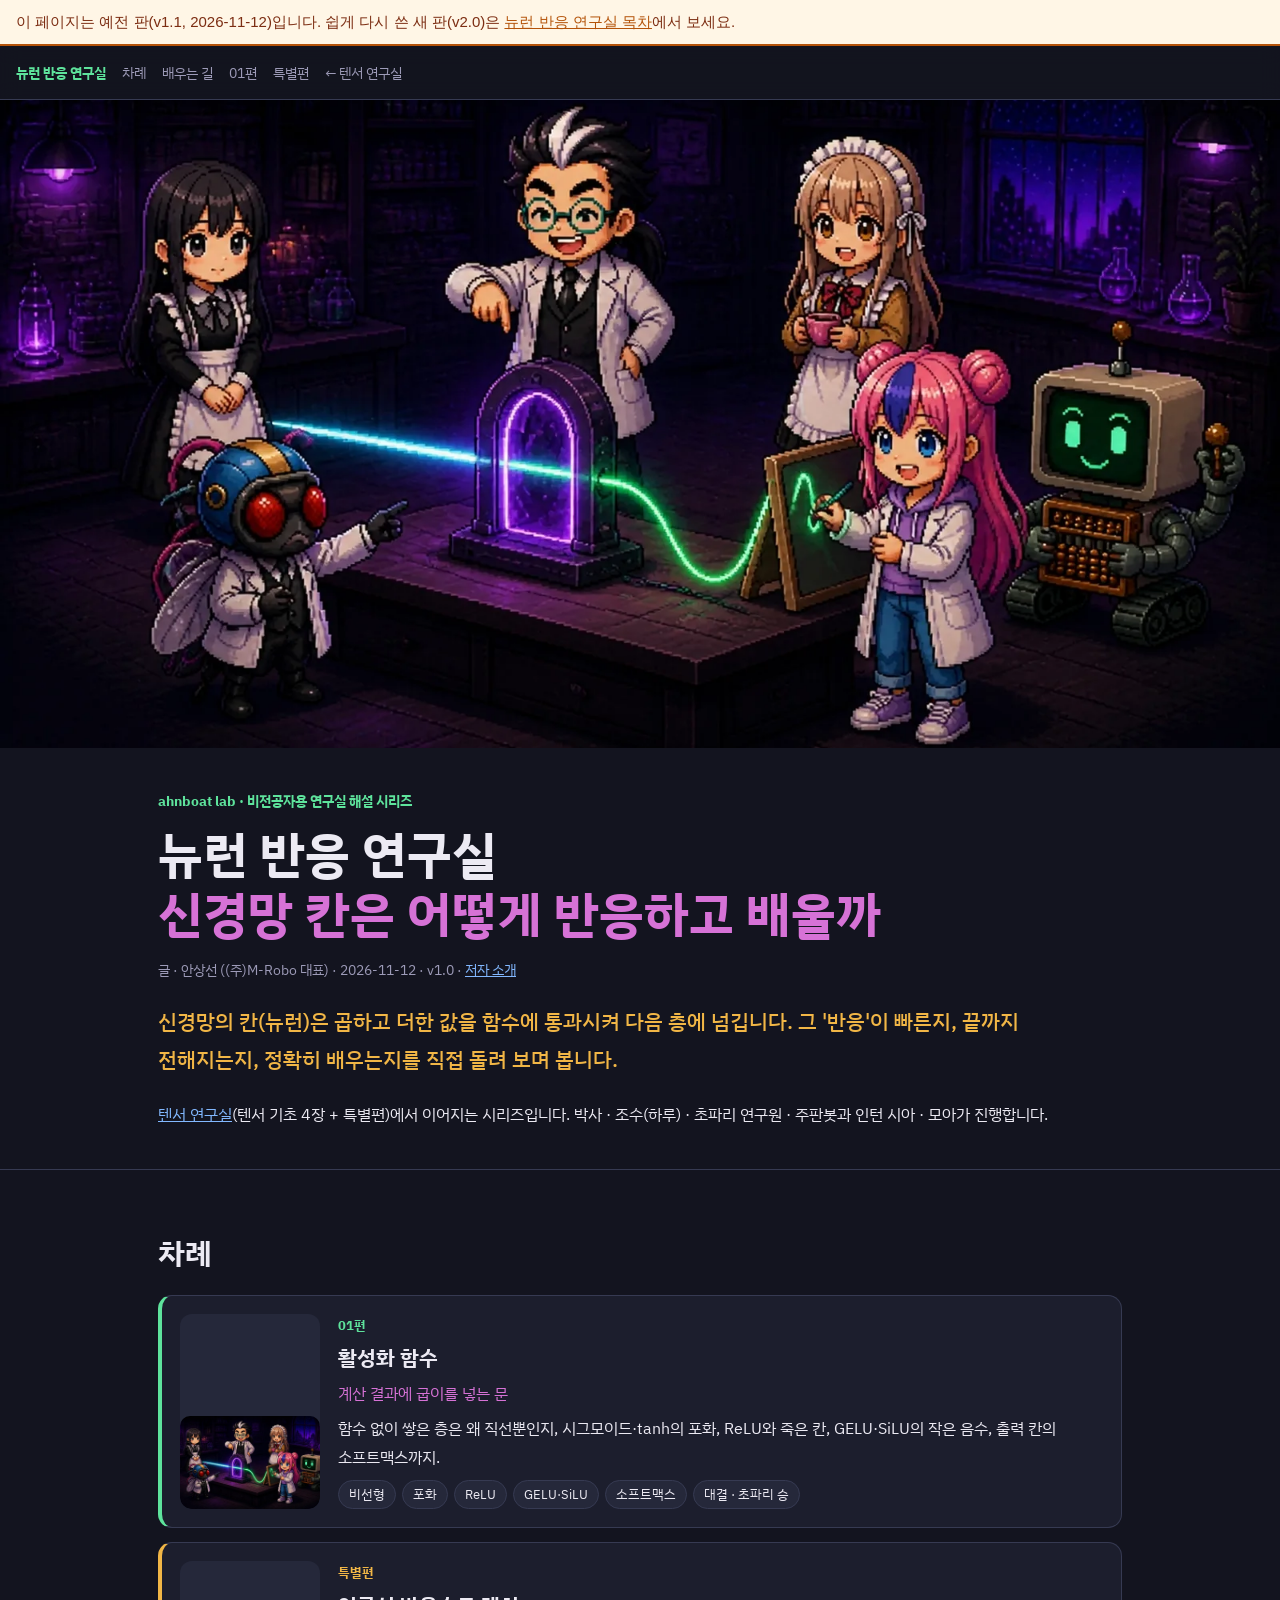
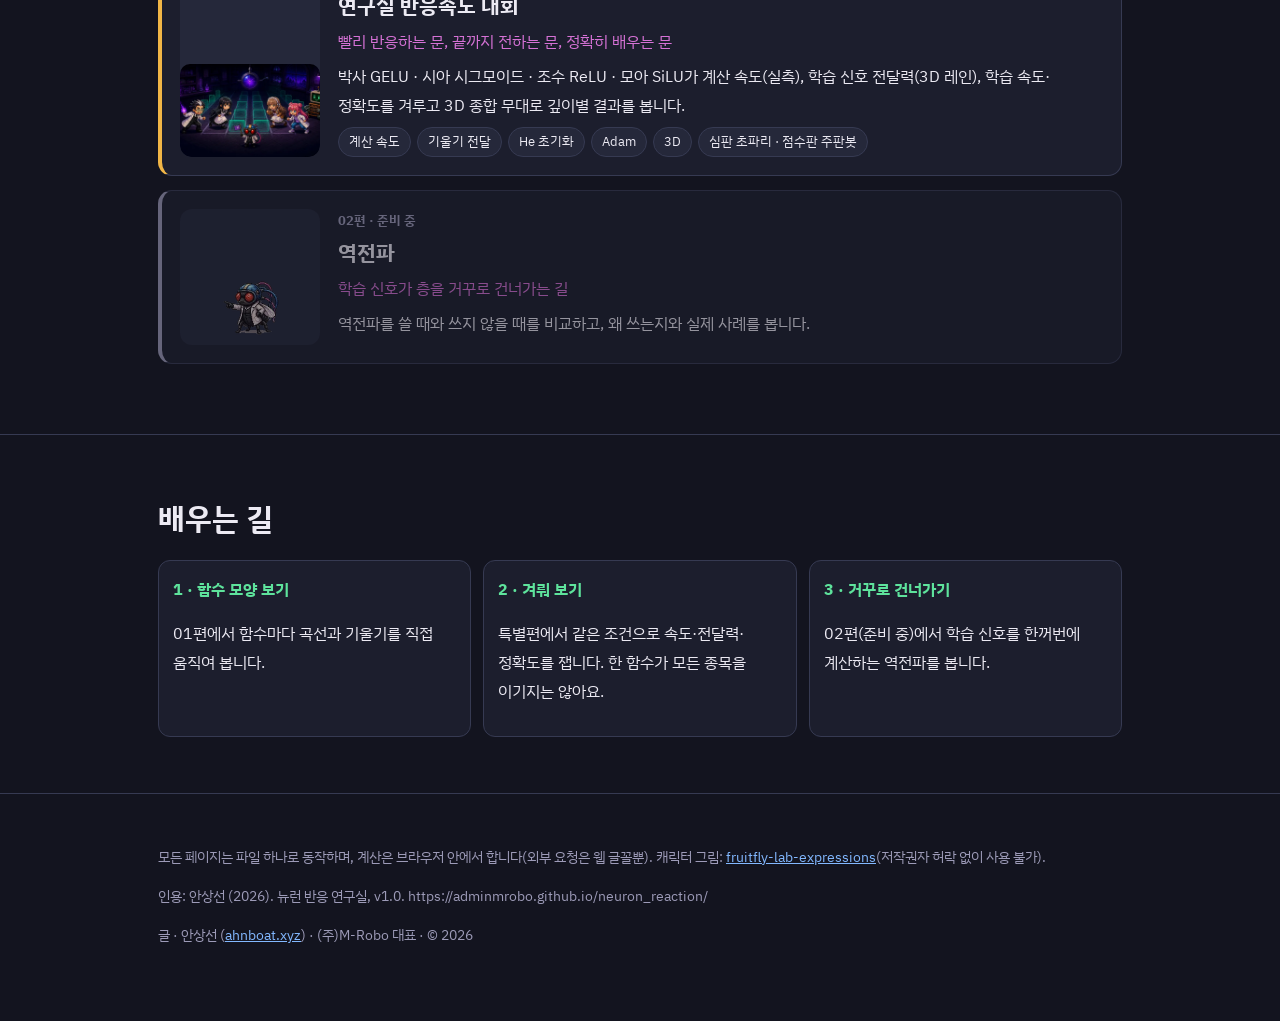
<file: old/v1/index.html>
<!DOCTYPE html>
<html lang="ko"><head><meta charset="utf-8"><meta name="viewport" content="width=device-width, initial-scale=1, viewport-fit=cover">
<title>뉴런 반응 연구실 — 신경망 칸은 어떻게 반응하고 배울까</title>
<meta name="description" content="활성화 함수, 연구실 반응속도 대회, 역전파(준비 중)까지 연구실 식구들이 직접 돌려 보며 설명하는 비전공자용 신경망 해설 시리즈.">
<meta property="og:title" content="뉴런 반응 연구실"><meta property="og:image" content="https://adminmrobo.github.io/neuron_reaction/assets/img/og_index.jpg"><meta property="og:image:width" content="1200"><meta property="og:image:height" content="630"><meta name="twitter:card" content="summary_large_image">
<link rel="preconnect" href="https://fonts.googleapis.com"><link href="https://fonts.googleapis.com/css2?family=IBM+Plex+Sans+KR:wght@400;500;700&display=swap" rel="stylesheet">
<style>
:root{--bg:#13141f;--panel:#1c1e2d;--panel2:#25283a;--rule:#363a52;--text:#eceaf3;--muted:#9d9bb8;--stain:#d672d6;--gfp:#5ee39c;--amber:#f1b646;--info:#82b8ff;color-scheme:dark}
*{box-sizing:border-box}body{margin:0;background:var(--bg);color:var(--text);font:400 16px/1.8 "IBM Plex Sans KR","Apple SD Gothic Neo","Malgun Gothic",system-ui,sans-serif}
h1,h2,h3,p,li{word-break:keep-all}a{color:var(--info)}.wrap{max-width:1000px;margin:0 auto;padding:0 18px}
nav{position:sticky;top:0;z-index:5;display:flex;gap:16px;align-items:center;height:54px;padding:0 16px;background:rgba(19,20,31,.85);backdrop-filter:blur(10px);border-bottom:1px solid var(--rule);overflow-x:auto;white-space:nowrap}
nav a{color:var(--muted);text-decoration:none;font-size:14px}nav .logo{color:var(--gfp);font-weight:700}
.cover{position:relative;aspect-ratio:16/9;max-height:46vh;width:100%;overflow:hidden;background:radial-gradient(120% 90% at 70% 20%,#2c2156 0%,#1b1533 45%,#13141f 100%)}
.cover .stage{position:absolute;inset:0;display:flex;align-items:flex-end;justify-content:center;gap:clamp(2px,1.6vw,22px);padding-bottom:8%}
.cover img{width:clamp(48px,10vw,118px);filter:drop-shadow(0 6px 10px rgba(0,0,0,.5))}
.cover .cover-art{position:absolute;inset:0;z-index:1}.cover .cover-art img{display:block;width:100%;height:100%;object-fit:cover;object-position:50% 45%}.cover.has-img{max-height:72vh}.cover.has-img .stage,.cover.has-img svg{display:none}@media(max-width:600px){.cover.has-img{max-height:none}}
.cover svg{position:absolute;left:50%;top:7%;width:min(60%,540px);transform:translateX(-50%)}
header{padding:40px 0 24px;border-bottom:1px solid var(--rule)}.kicker{color:var(--gfp);font-weight:700;font-size:14px}
h1{font-size:clamp(30px,5vw,50px);line-height:1.2;margin:.2em 0}h1 span{color:var(--stain)}.by{color:var(--muted);font-size:14px}
.q{color:var(--amber);font-size:clamp(17px,2.2vw,21px);font-weight:500}
section{padding:56px 0;border-bottom:1px solid var(--rule)}h2{font-size:clamp(22px,3vw,30px);margin:0 0 .5em}
.card{display:grid;grid-template-columns:140px 1fr;gap:18px;background:var(--panel);border:1px solid var(--rule);border-left:4px solid var(--acc);border-radius:14px;padding:18px;margin:14px 0;text-decoration:none;color:inherit}
.card:hover{border-color:var(--acc)}.card .num{font-size:13px;font-weight:700;color:var(--acc)}.card h3{margin:.1em 0;font-size:21px}.card .sub{color:var(--stain);margin:0}.card p{margin:.4em 0}
.card .pic{background:var(--panel2);border-radius:12px;display:flex;align-items:flex-end;justify-content:center;gap:2px;padding:8px}.card .pic img{width:58px}.card .pic img.thumb{width:100%;height:auto;border-radius:10px;display:block}.card .pic.has-thumb{padding:0;overflow:hidden}
.chips{display:flex;flex-wrap:wrap;gap:6px;margin-top:8px}.chip{font-size:13px;padding:2px 10px;border-radius:999px;background:var(--panel2);border:1px solid var(--rule)}
.card.soon{opacity:.6;border-left-color:var(--muted)}
.steps{display:grid;grid-template-columns:repeat(3,1fr);gap:12px}.steps div{background:var(--panel);border:1px solid var(--rule);border-radius:12px;padding:14px}.steps b{color:var(--gfp)}
.flip{transform:scaleX(-1)}footer{padding:36px 0 60px;color:var(--muted);font-size:14px}
@media(max-width:720px){.card{grid-template-columns:1fr}.steps{grid-template-columns:1fr}}
</style></head><body>
<div style="background:#fff6e6;color:#7c2d12;border-bottom:2px solid #b45309;padding:10px 16px;font:15px/1.6 sans-serif">이 페이지는 예전 판(v1.1, 2026-11-12)입니다. 쉽게 다시 쓴 새 판(v2.0)은 <a href="../../index.html" style="color:#b45309">뉴런 반응 연구실 목차</a>에서 보세요.</div>
<nav><a class="logo" href="index.html">뉴런 반응 연구실</a><a href="#list">차례</a><a href="#path">배우는 길</a><a href="01_activation.html">01편</a><a href="sp1_reaction_race.html">특별편</a><a href="https://adminmrobo.github.io/what_is_tensor/">← 텐서 연구실</a></nav>
<!-- lab-cover -->
<div class="cover" id="cover" data-img="cover_01">
<picture class="cover-art"><source type="image/webp" srcset="../../assets/img/cover_01_960.webp 960w, ../../assets/img/cover_01.webp 1600w" sizes="100vw"><img src="../../assets/img/cover_01.webp" width="1600" height="900" alt="여섯 식구가 곧은 빛줄기가 작은 문을 지나 곡선으로 휘어 나오는 장면을 지켜보는 시리즈 표지" fetchpriority="high" decoding="async" onload="this.closest('.cover').classList.add('has-img')" onerror="this.parentNode.remove()"></picture>
<svg viewBox="0 0 400 120" aria-hidden="true"><path d="M10 100 L170 64" stroke="#82b8ff" stroke-width="5" fill="none" stroke-linecap="round"/><rect x="172" y="18" width="56" height="90" rx="10" fill="#25283a" stroke="#d672d6" stroke-width="3"/><text x="200" y="74" text-anchor="middle" fill="#d672d6" font-size="30" font-family="serif" font-style="italic">f</text><path d="M230 64 C 270 64, 280 104, 300 104 S 340 36, 390 18" stroke="#5ee39c" stroke-width="5" fill="none" stroke-linecap="round"/></svg>
<div class="stage"><img src="[data-uri]" alt="" aria-hidden="true"><img src="[data-uri]" alt="" aria-hidden="true" class="flip"><img src="[data-uri]" alt="" aria-hidden="true"><img src="[data-uri]" alt="" aria-hidden="true"><img src="[data-uri]" alt="" aria-hidden="true"><img src="[data-uri]" alt="" aria-hidden="true"></div></div>
<!-- /lab-cover -->
<header><div class="wrap"><div class="kicker">ahnboat lab · 비전공자용 연구실 해설 시리즈</div>
<h1>뉴런 반응 연구실<br><span>신경망 칸은 어떻게 반응하고 배울까</span></h1>
<p class="by">글 · 안상선 ((주)M-Robo 대표) · 2026-11-12 · v1.0 · <a href="https://adminmrobo.github.io/who_am_i/who_am_i.html">저자 소개</a></p>
<p class="q">신경망의 칸(뉴런)은 곱하고 더한 값을 함수에 통과시켜 다음 층에 넘깁니다. 그 '반응'이 빠른지, 끝까지 전해지는지, 정확히 배우는지를 직접 돌려 보며 봅니다.</p>
<p><a href="https://adminmrobo.github.io/what_is_tensor/">텐서 연구실</a>(텐서 기초 4장 + 특별편)에서 이어지는 시리즈입니다. 박사 · 조수(하루) · 초파리 연구원 · 주판봇과 인턴 시아 · 모아가 진행합니다.</p></div></header>
<section id="list"><div class="wrap"><h2>차례</h2>
<a class="card" href="01_activation.html" style="--acc:#5ee39c"><div class="pic has-thumb"><img class="thumb" src="../../assets/img/thumb_01.webp" width="600" height="400" alt="01편 표지" loading="lazy"></div><div><div class="num">01편</div><h3>활성화 함수</h3><p class="sub">계산 결과에 굽이를 넣는 문</p>
<p>함수 없이 쌓은 층은 왜 직선뿐인지, 시그모이드·tanh의 포화, ReLU와 죽은 칸, GELU·SiLU의 작은 음수, 출력 칸의 소프트맥스까지.</p>
<div class="chips"><span class="chip">비선형</span><span class="chip">포화</span><span class="chip">ReLU</span><span class="chip">GELU·SiLU</span><span class="chip">소프트맥스</span><span class="chip">대결 · 초파리 승</span></div></div></a>
<a class="card" href="sp1_reaction_race.html" style="--acc:#f1b646"><div class="pic has-thumb"><img class="thumb" src="../../assets/img/thumb_SP1.webp" width="600" height="400" alt="특별편 표지" loading="lazy"></div><div><div class="num">특별편</div><h3>연구실 반응속도 대회</h3><p class="sub">빨리 반응하는 문, 끝까지 전하는 문, 정확히 배우는 문</p>
<p>박사 GELU · 시아 시그모이드 · 조수 ReLU · 모아 SiLU가 계산 속도(실측), 학습 신호 전달력(3D 레인), 학습 속도·정확도를 겨루고 3D 종합 무대로 깊이별 결과를 봅니다.</p>
<div class="chips"><span class="chip">계산 속도</span><span class="chip">기울기 전달</span><span class="chip">He 초기화</span><span class="chip">Adam</span><span class="chip">3D</span><span class="chip">심판 초파리 · 점수판 주판봇</span></div></div></a>
<div class="card soon" style="--acc:#9d9bb8"><div class="pic"><img src="[data-uri]" alt="" aria-hidden="true"></div><div><div class="num">02편 · 준비 중</div><h3>역전파</h3><p class="sub">학습 신호가 층을 거꾸로 건너가는 길</p>
<p>역전파를 쓸 때와 쓰지 않을 때를 비교하고, 왜 쓰는지와 실제 사례를 봅니다.</p></div></div>
</div></section>
<section id="path"><div class="wrap"><h2>배우는 길</h2><div class="steps">
<div><b>1 · 함수 모양 보기</b><p>01편에서 함수마다 곡선과 기울기를 직접 움직여 봅니다.</p></div>
<div><b>2 · 겨뤄 보기</b><p>특별편에서 같은 조건으로 속도·전달력·정확도를 잽니다. 한 함수가 모든 종목을 이기지는 않아요.</p></div>
<div><b>3 · 거꾸로 건너가기</b><p>02편(준비 중)에서 학습 신호를 한꺼번에 계산하는 역전파를 봅니다.</p></div></div></div></section>
<footer><div class="wrap"><p>모든 페이지는 파일 하나로 동작하며, 계산은 브라우저 안에서 합니다(외부 요청은 웹 글꼴뿐). 캐릭터 그림: <a href="https://github.com/adminmrobo/fruitfly-lab-expressions">fruitfly-lab-expressions</a>(저작권자 허락 없이 사용 불가).</p>
<p>인용: 안상선 (2026). 뉴런 반응 연구실, v1.0. https://adminmrobo.github.io/neuron_reaction/</p>
<p>글 · 안상선 (<a href="https://ahnboat.xyz/">ahnboat.xyz</a>) · (주)M-Robo 대표 · © 2026</p></div></footer>
</body></html>
</file>
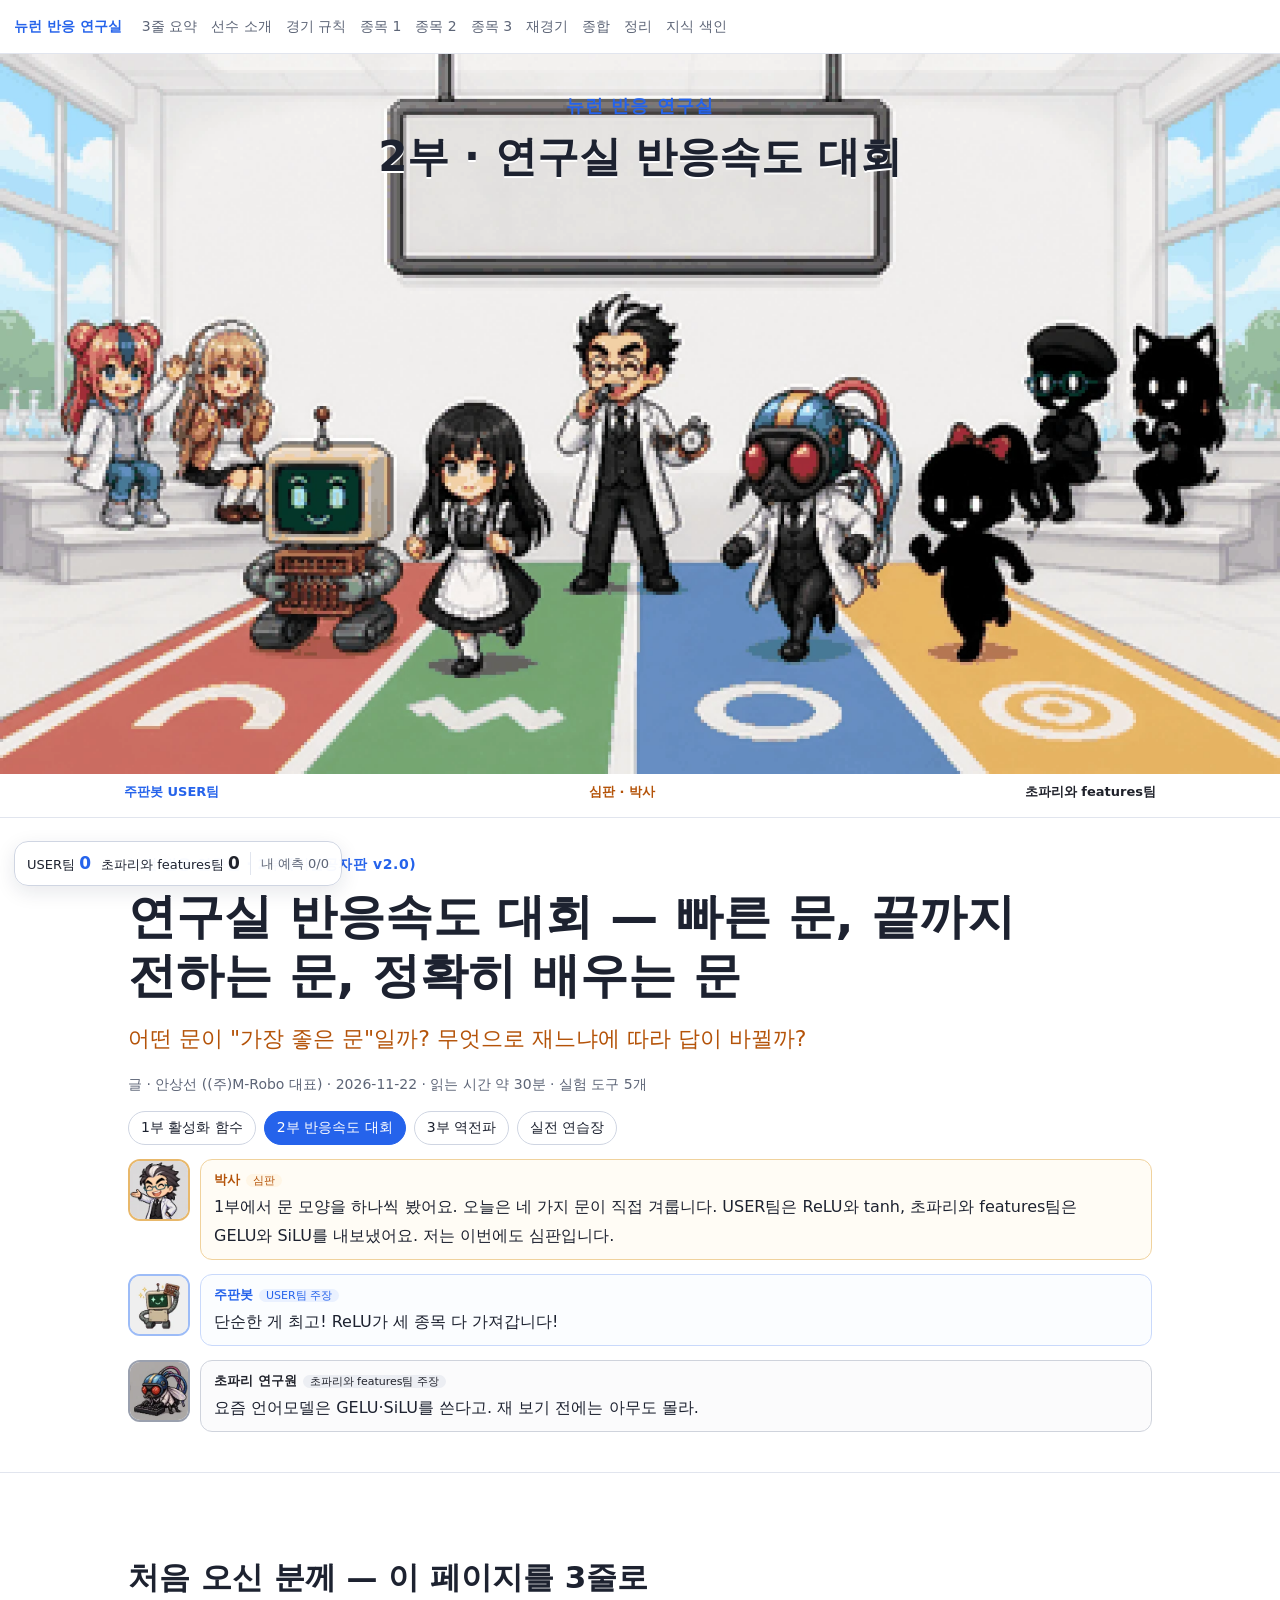
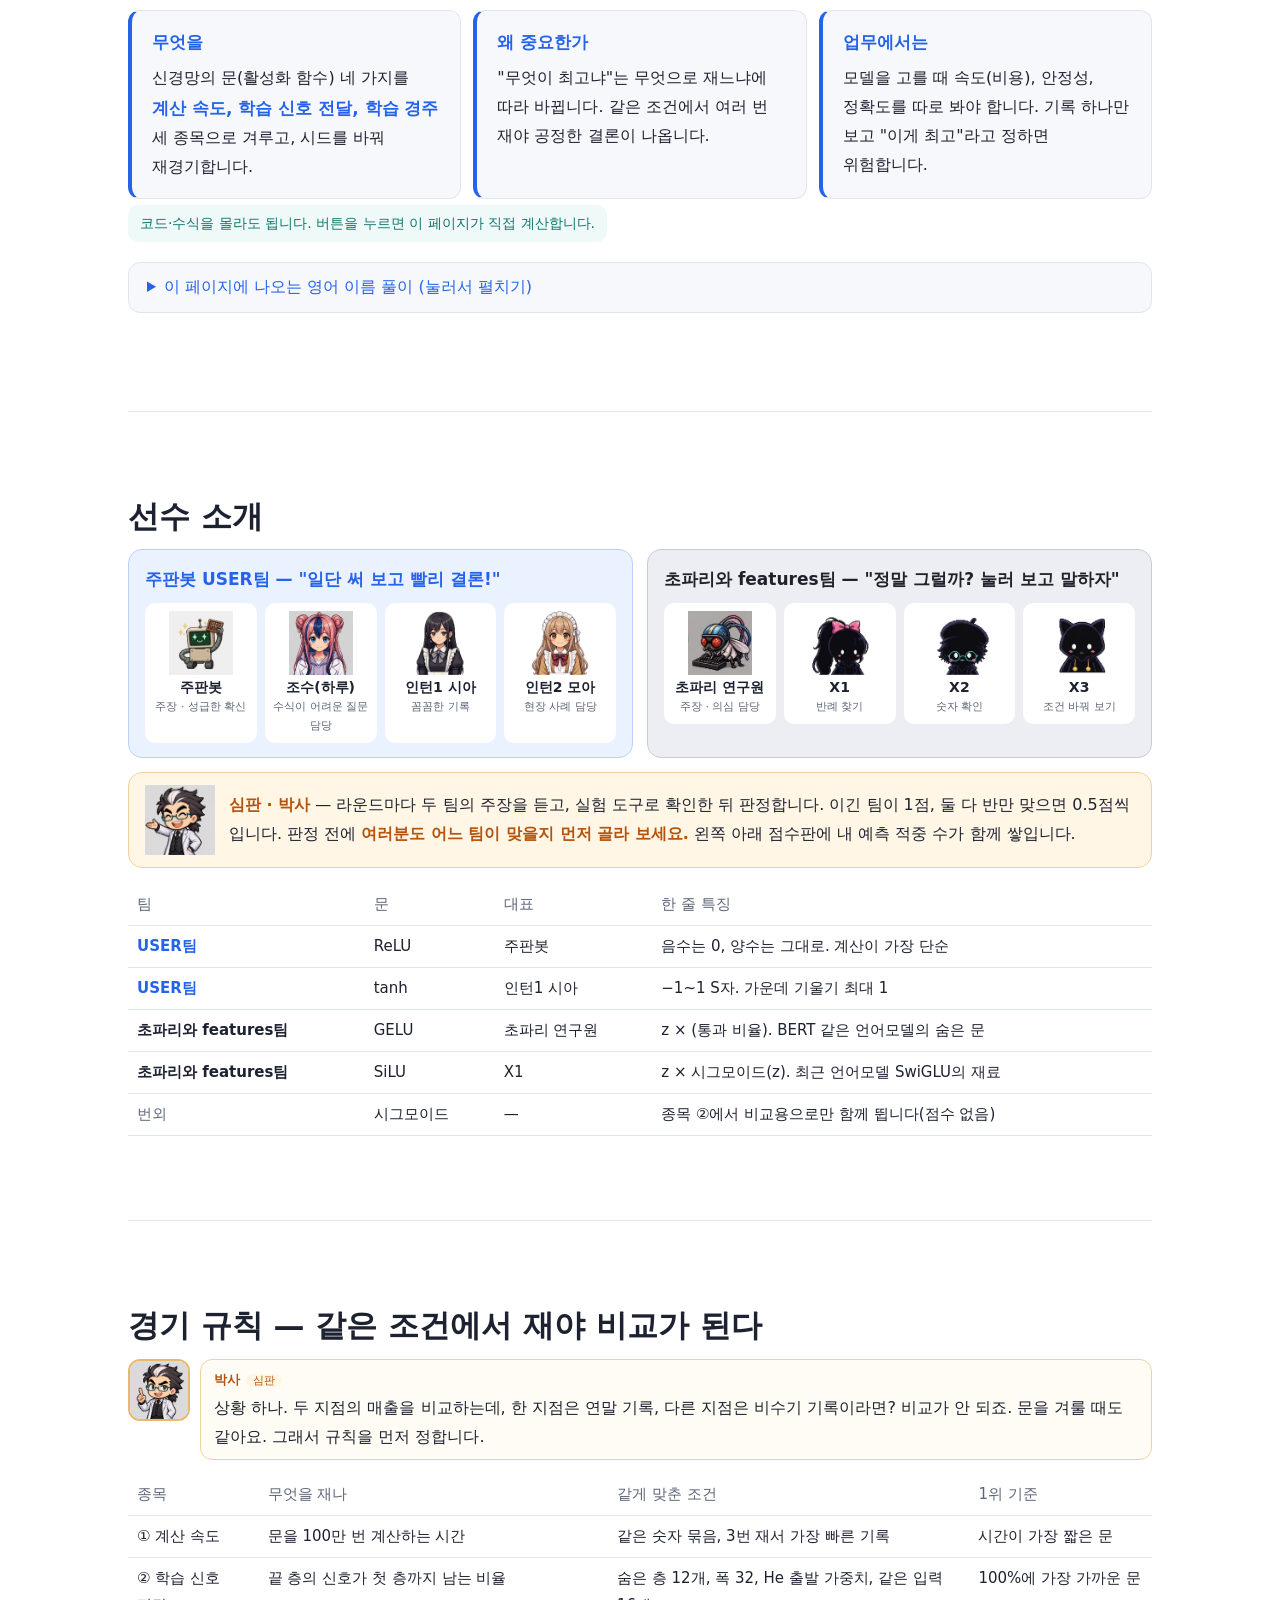
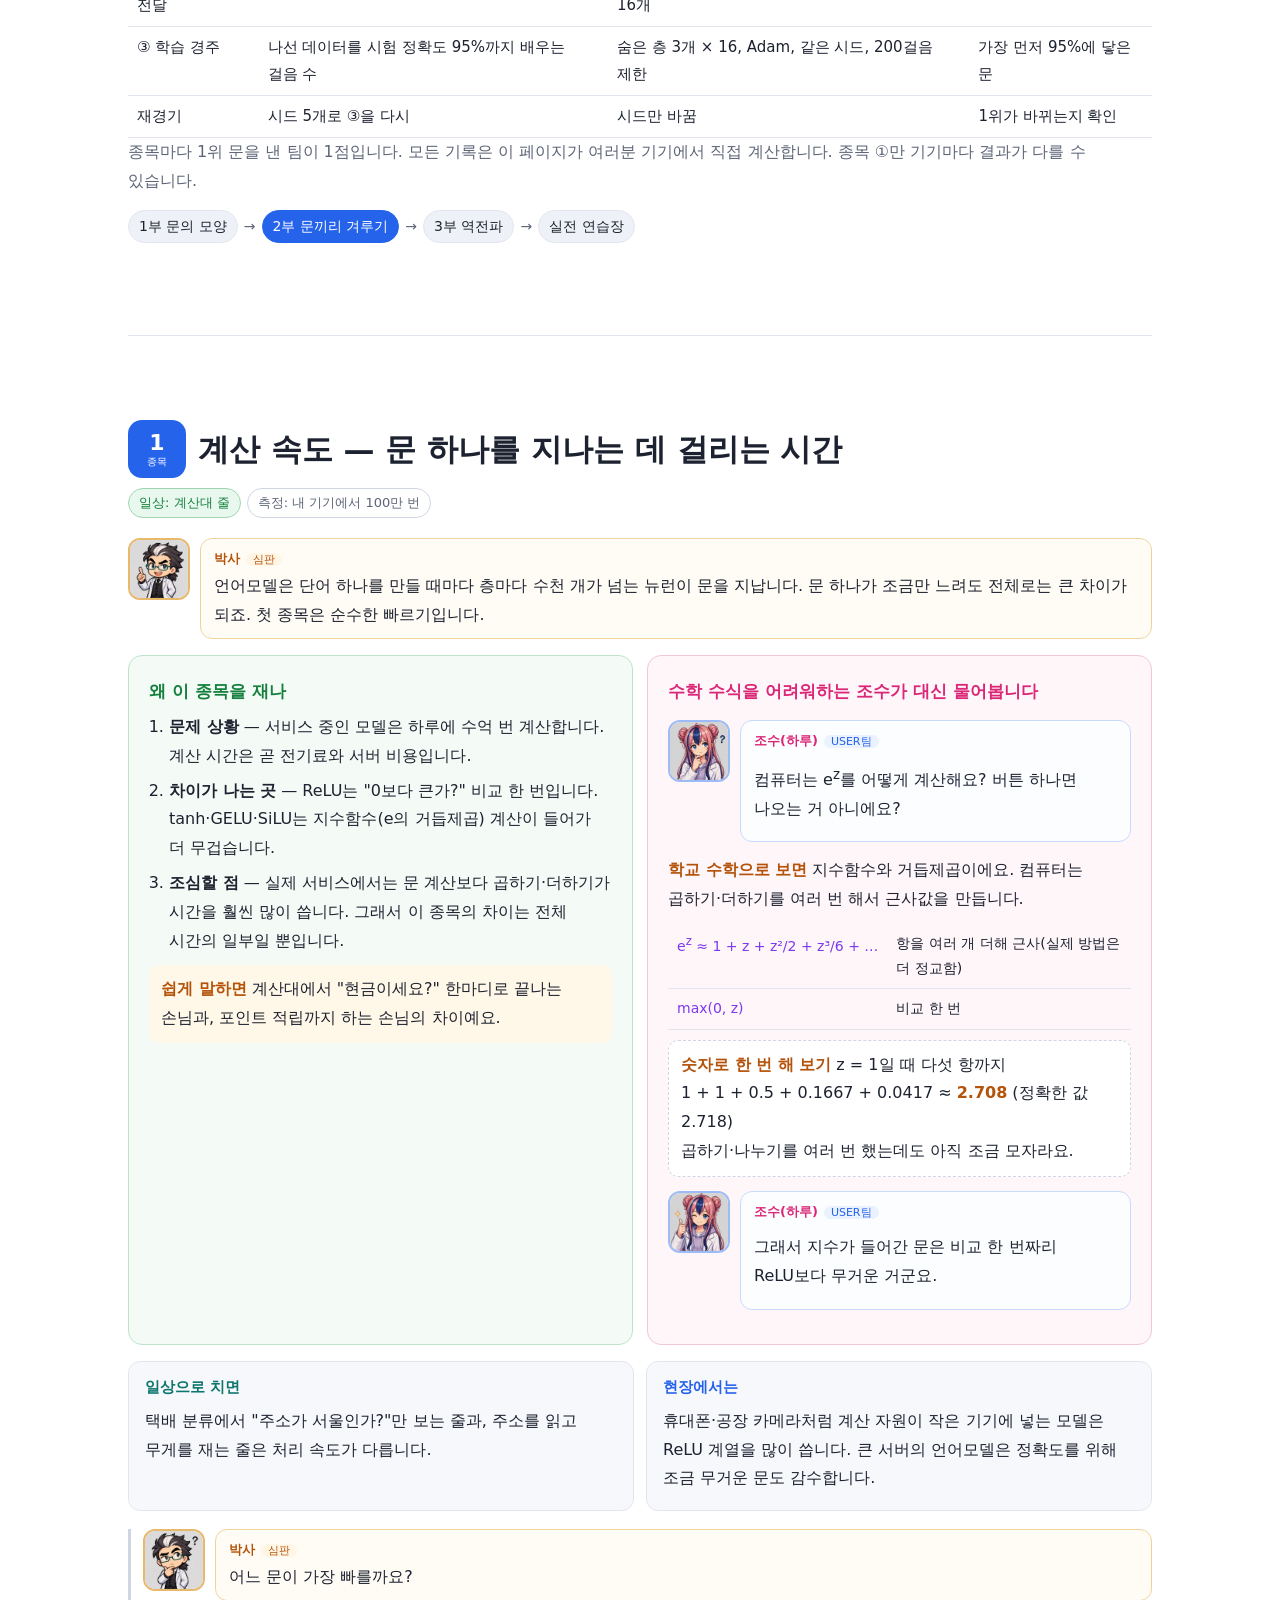
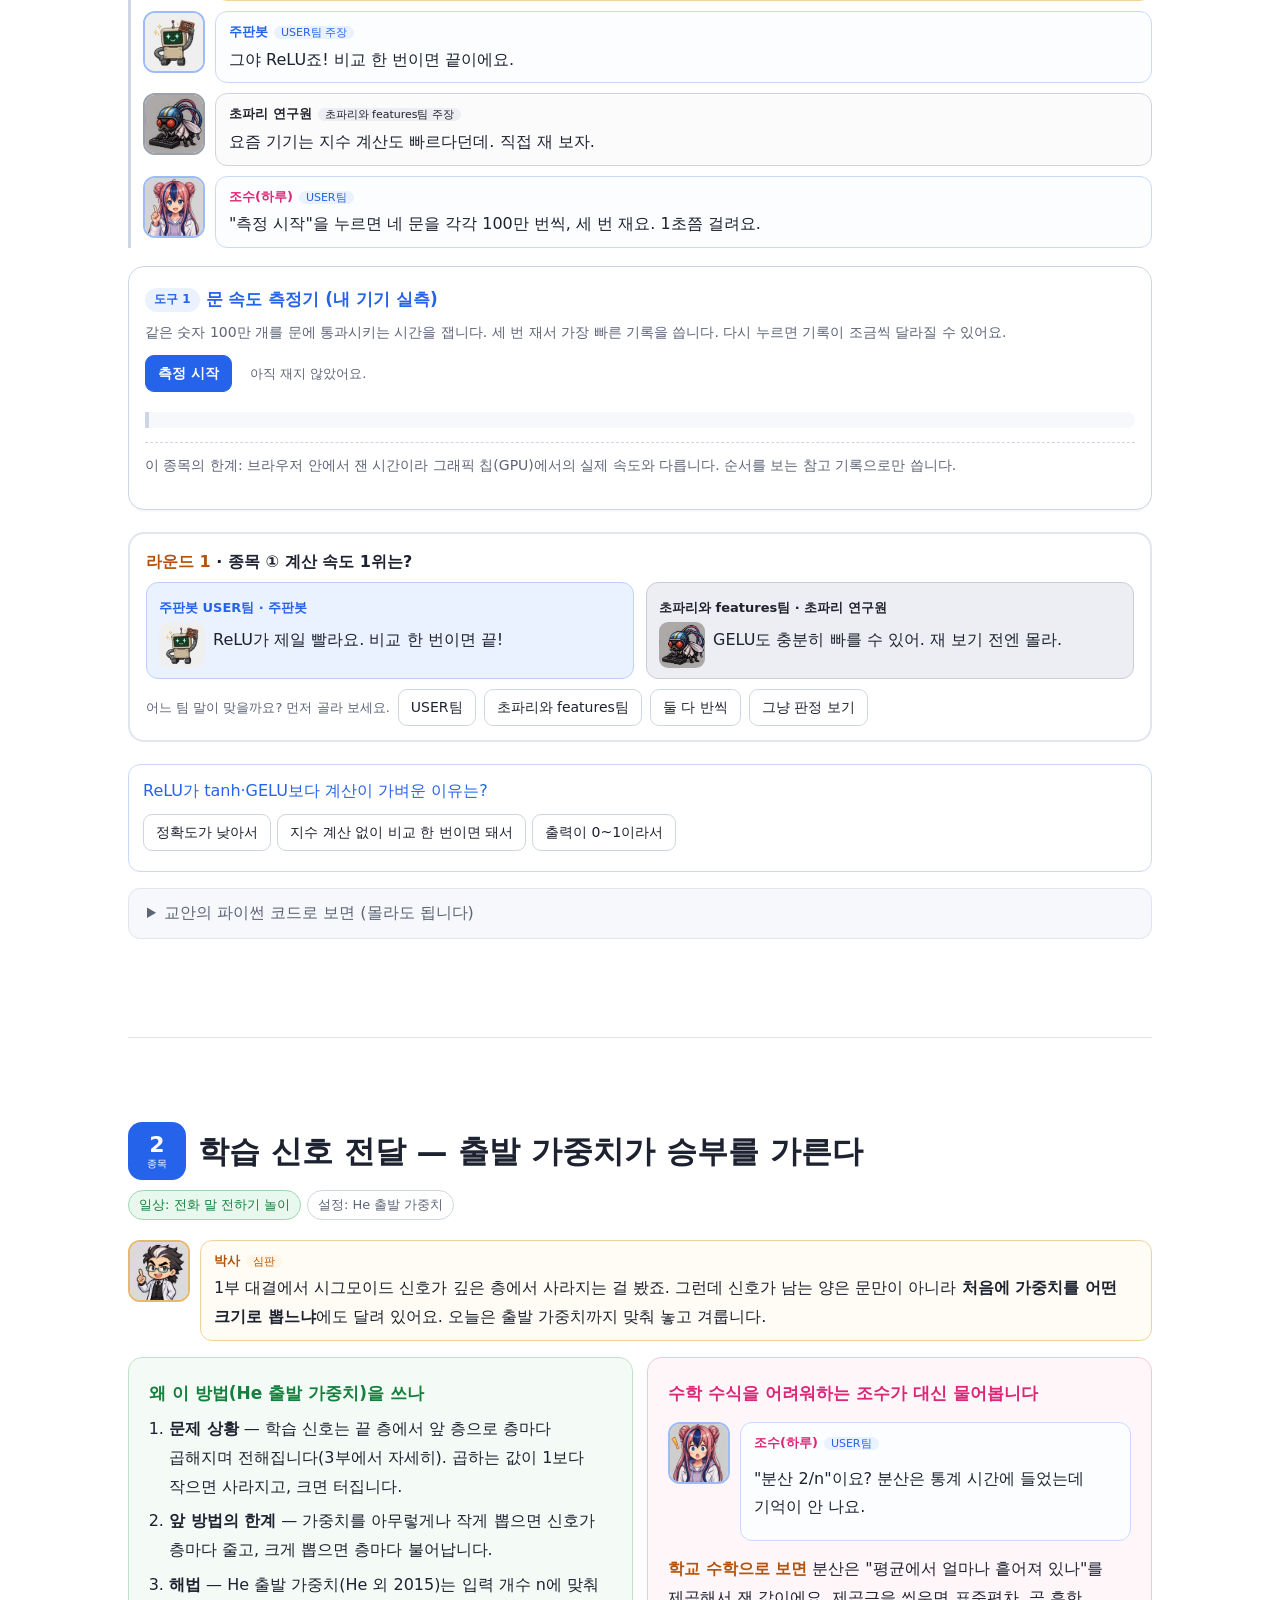
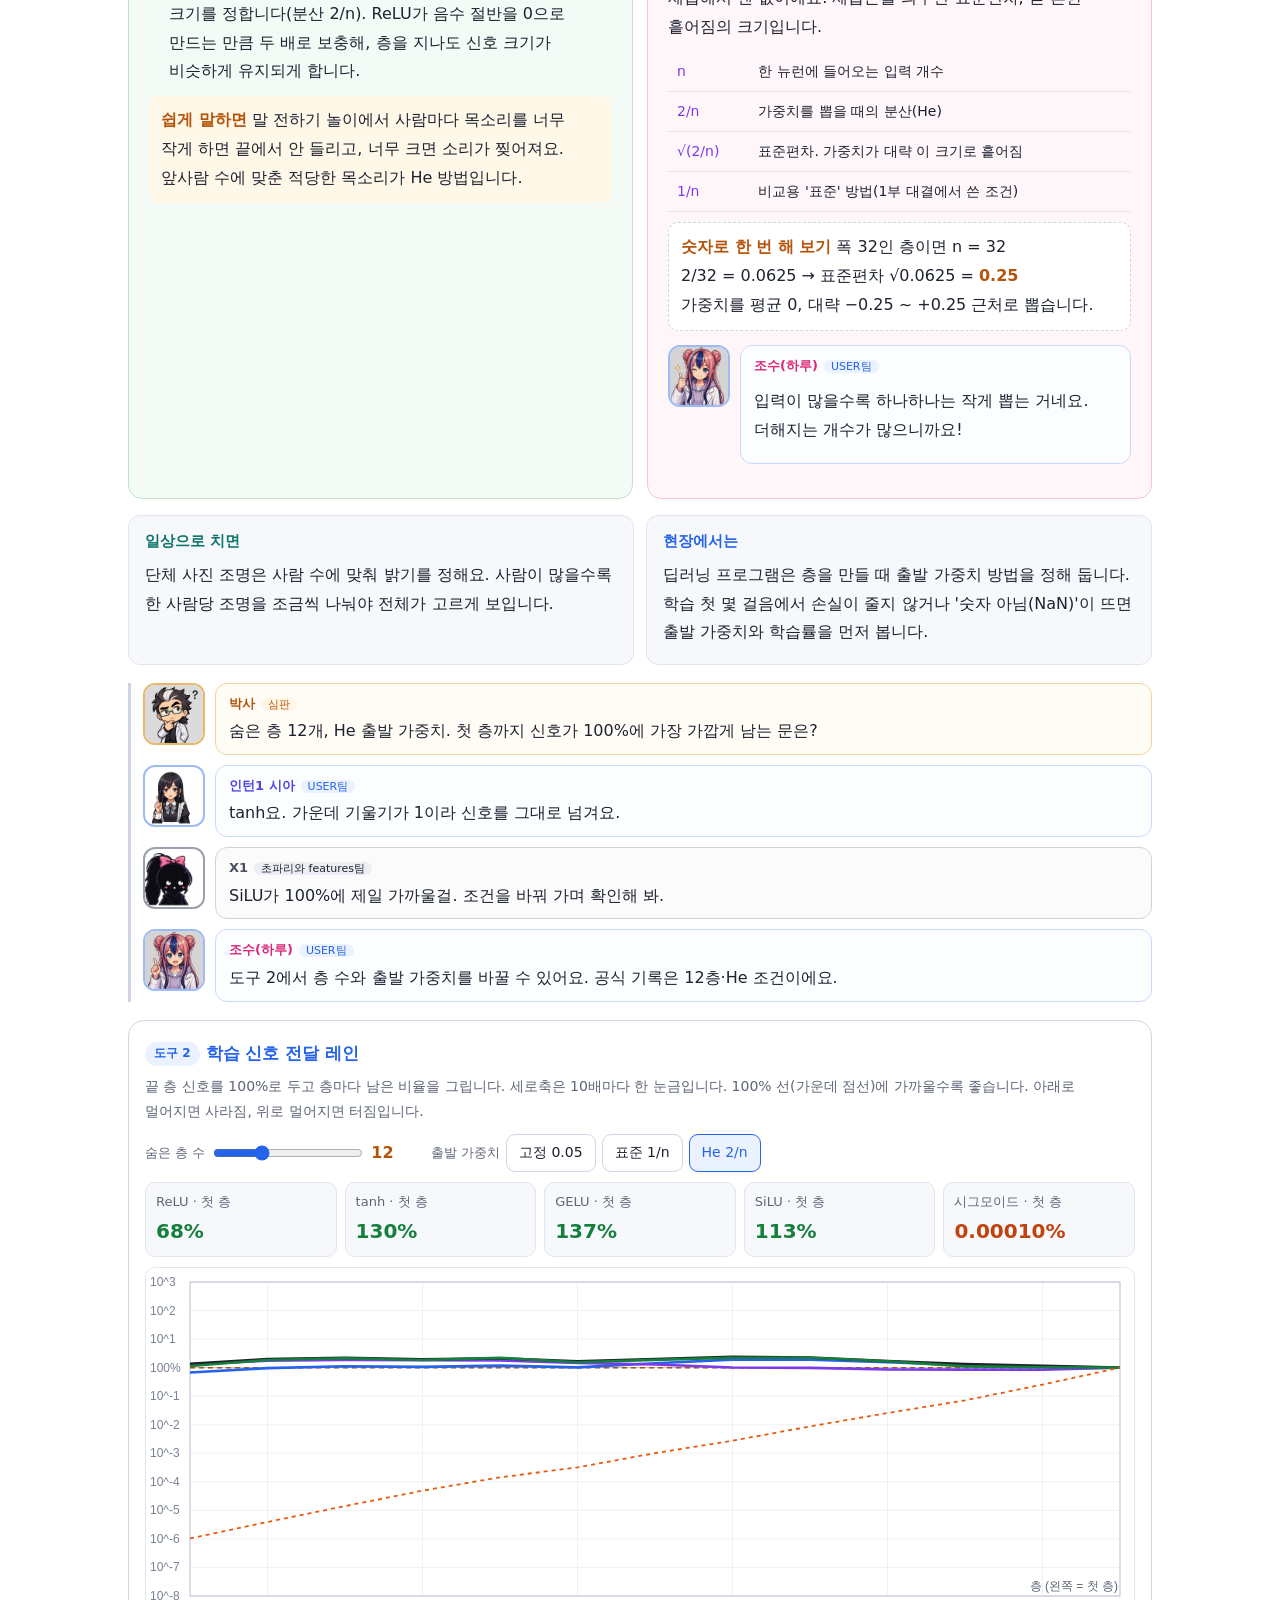
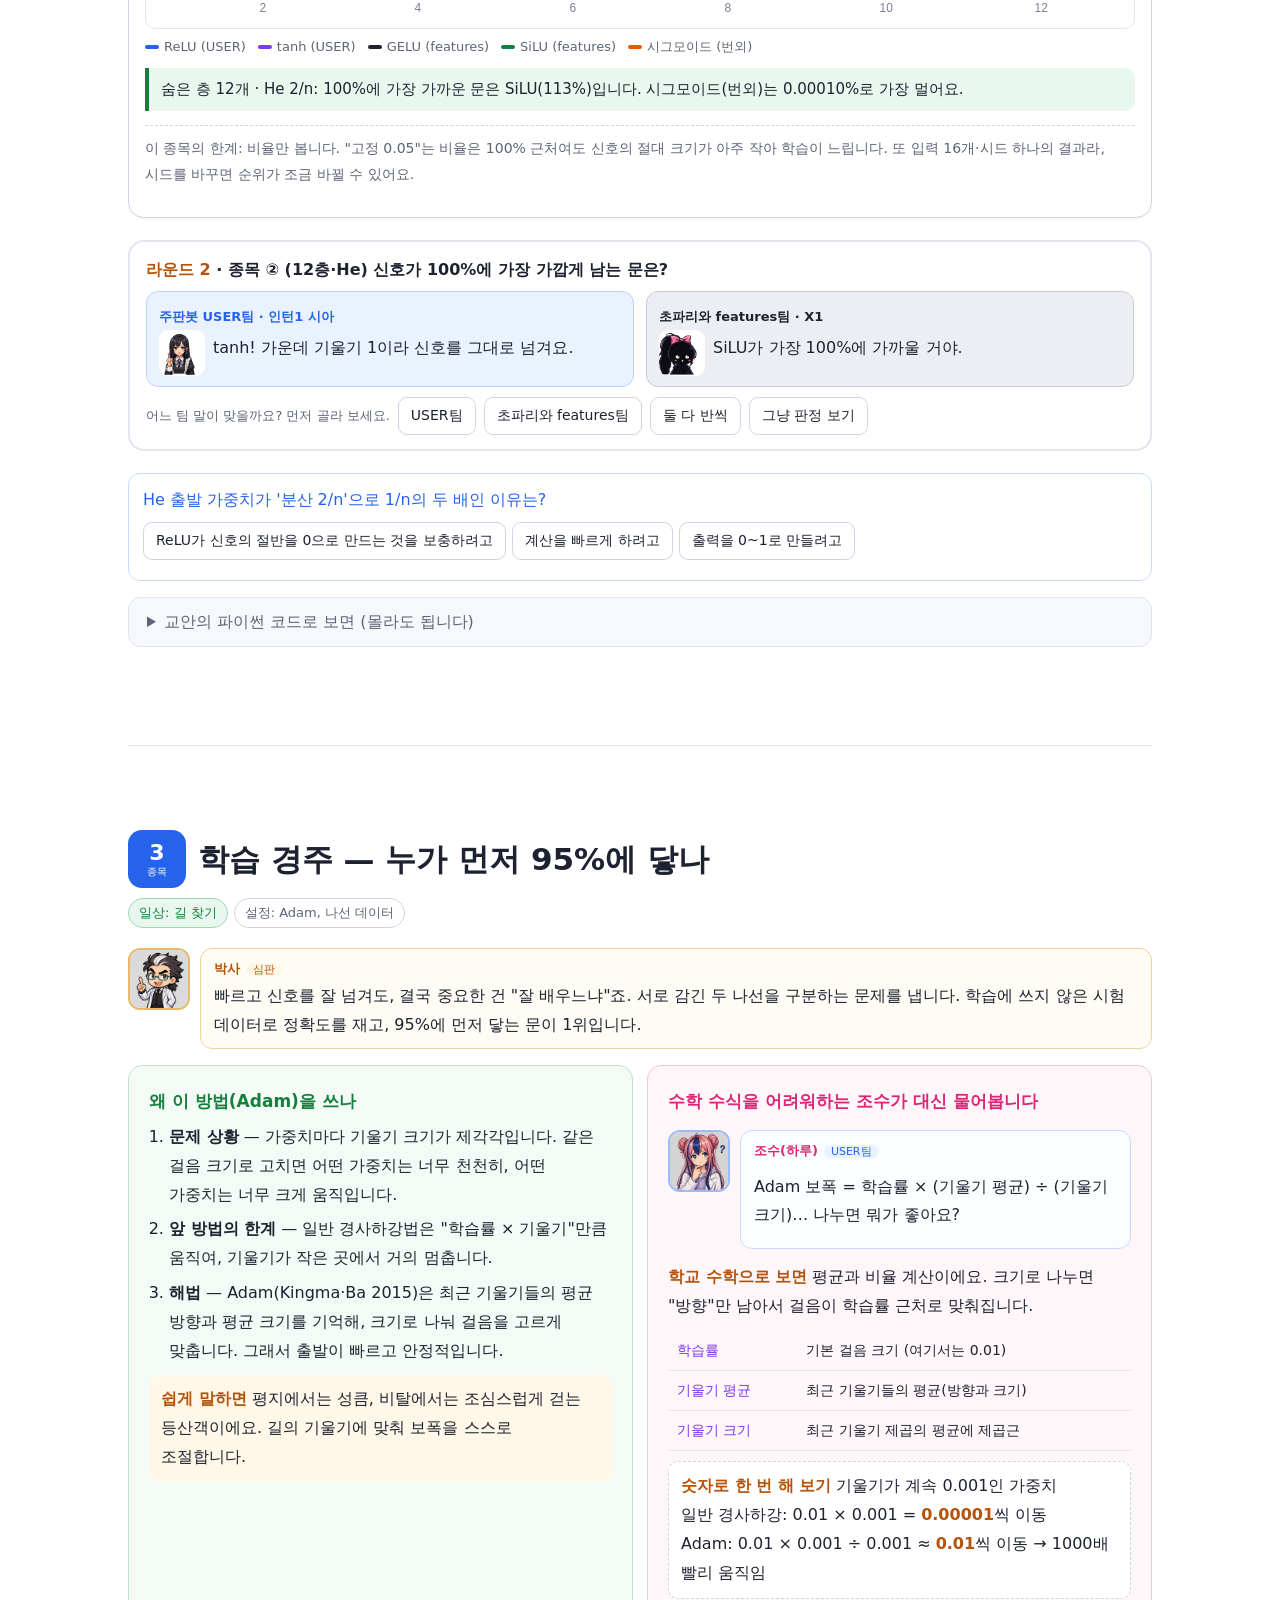
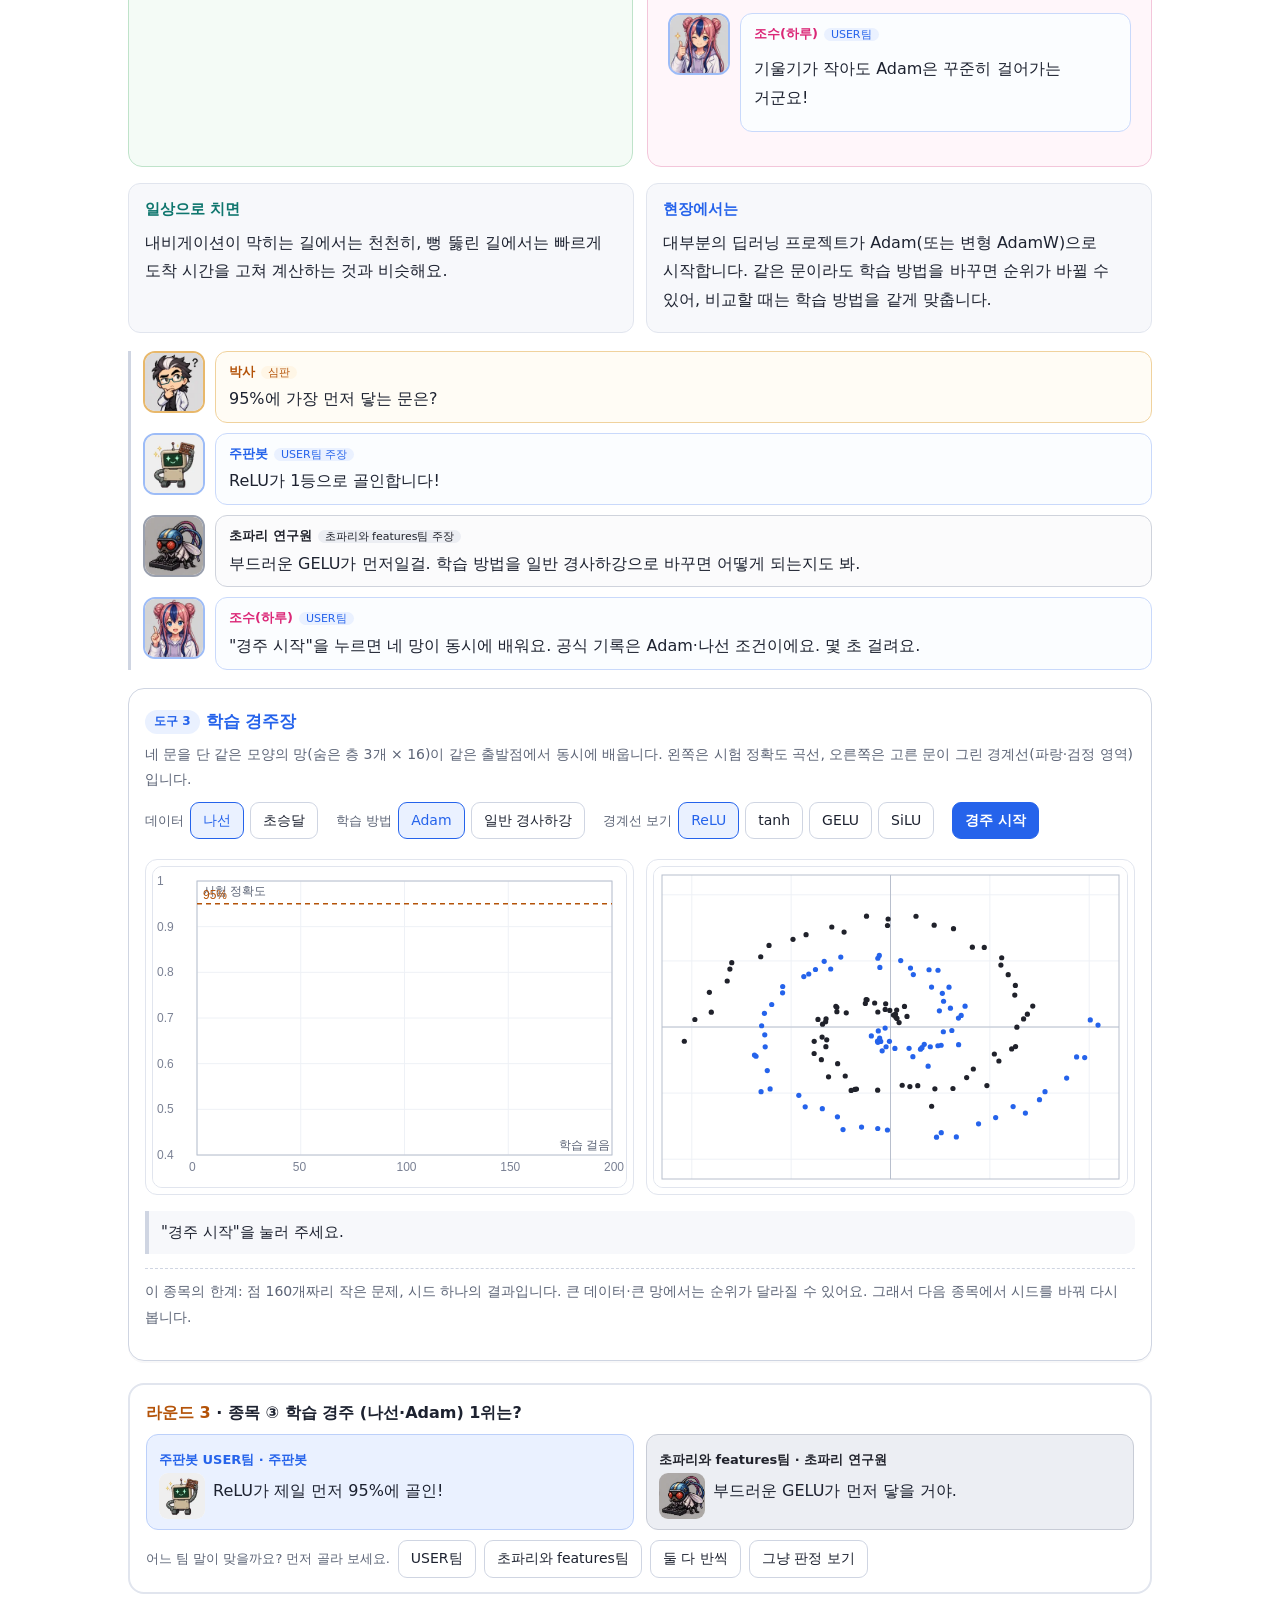
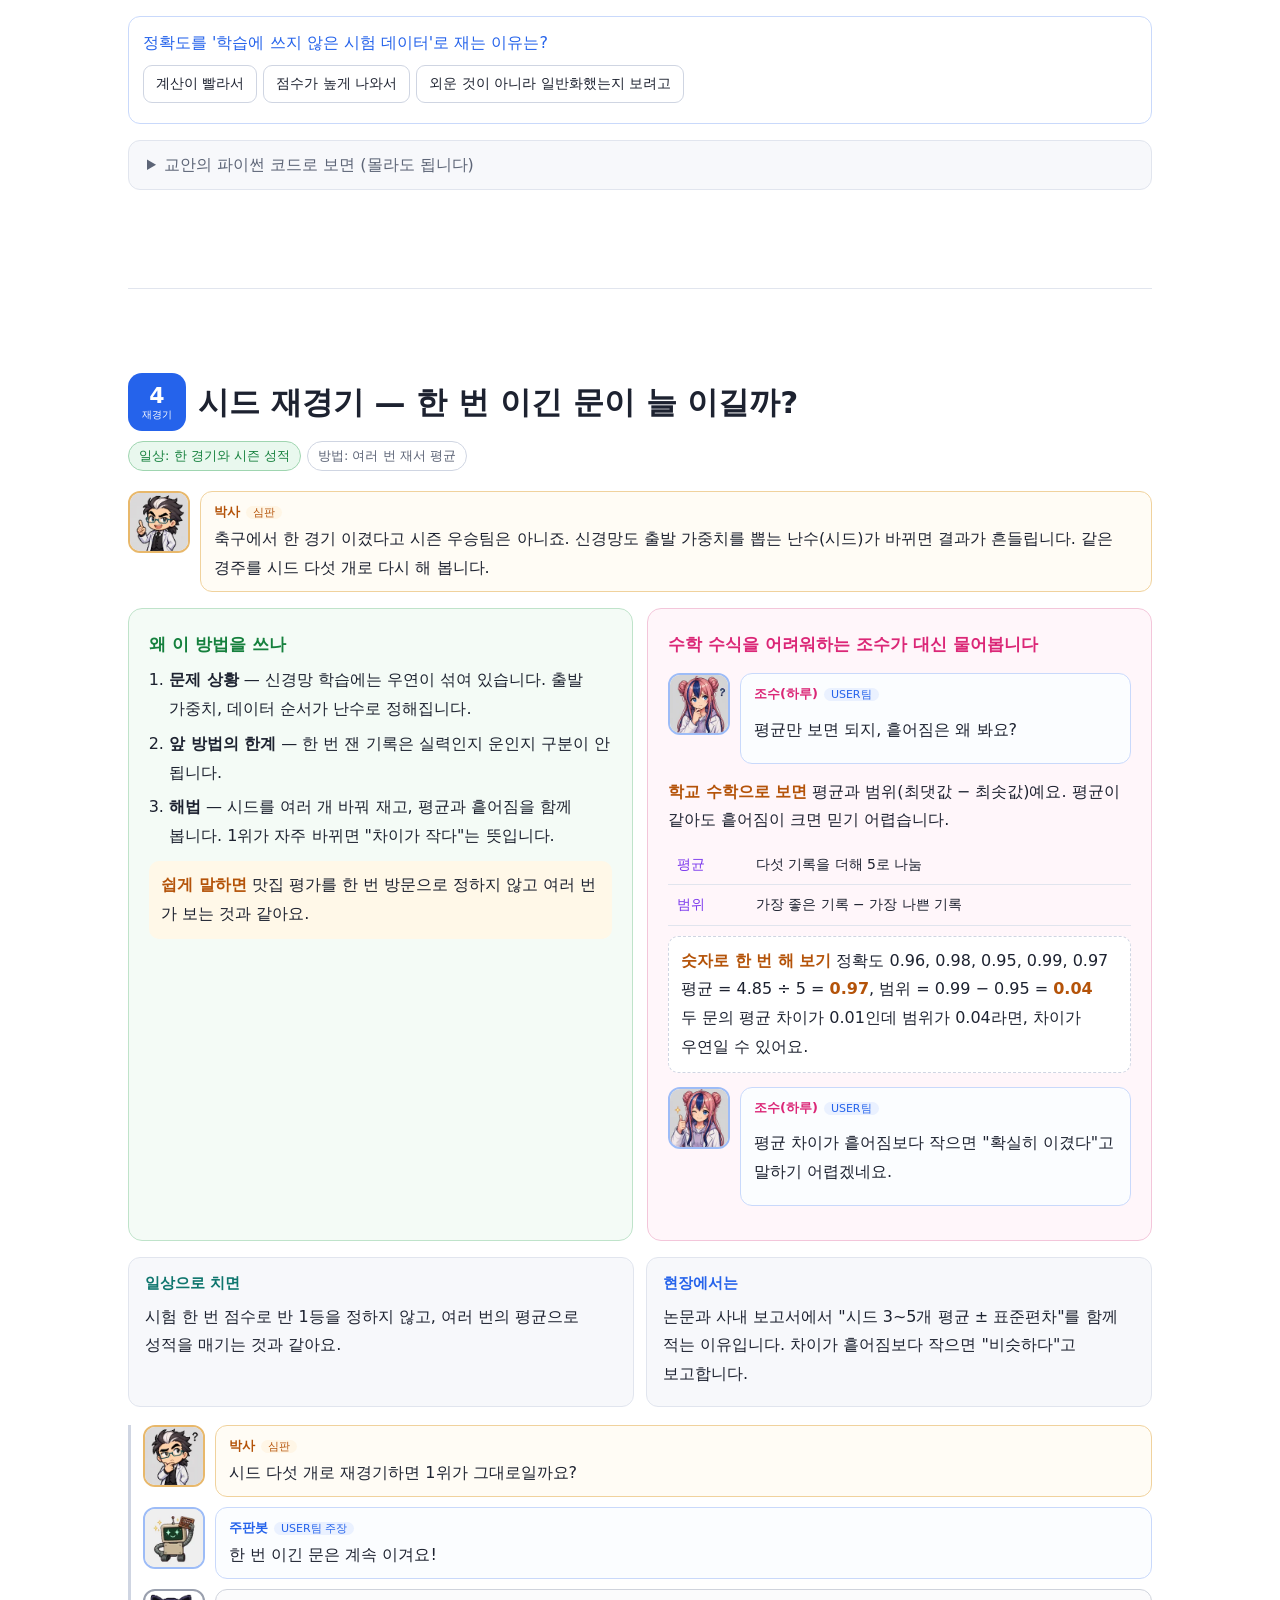
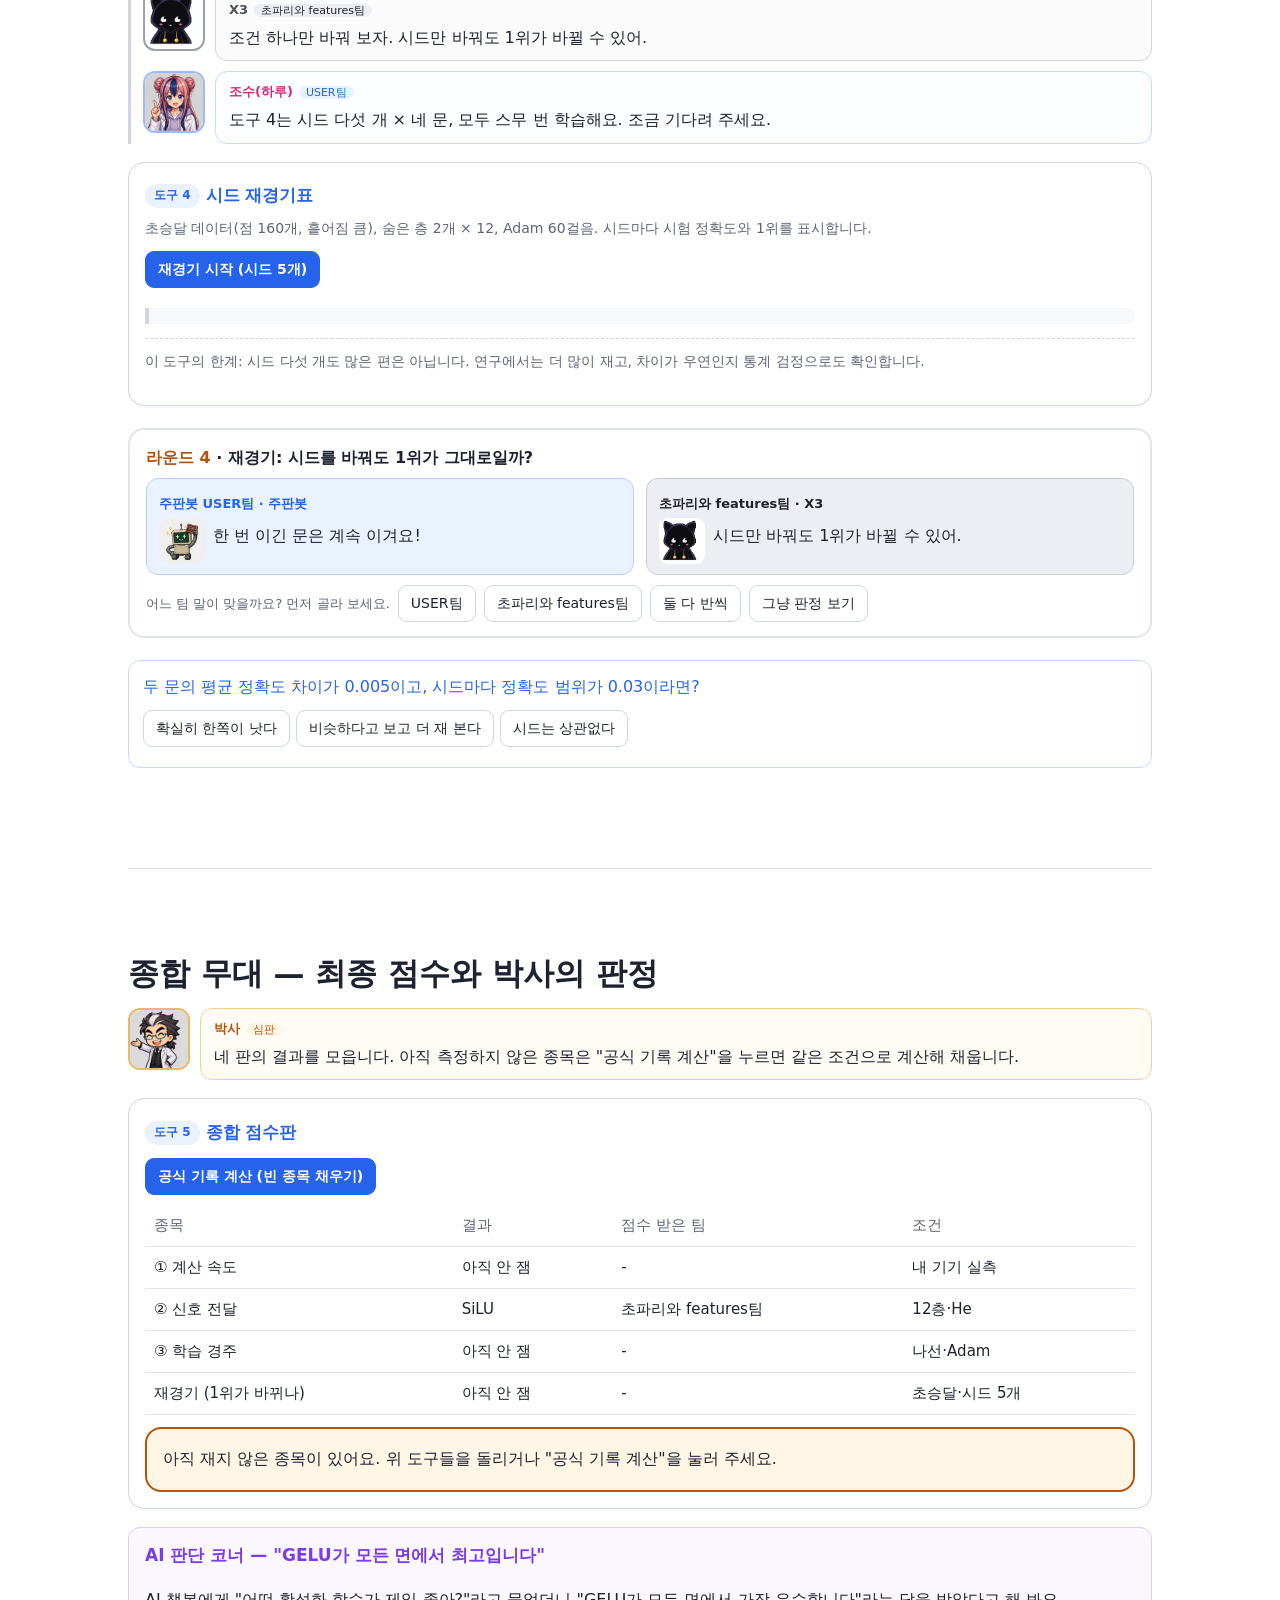
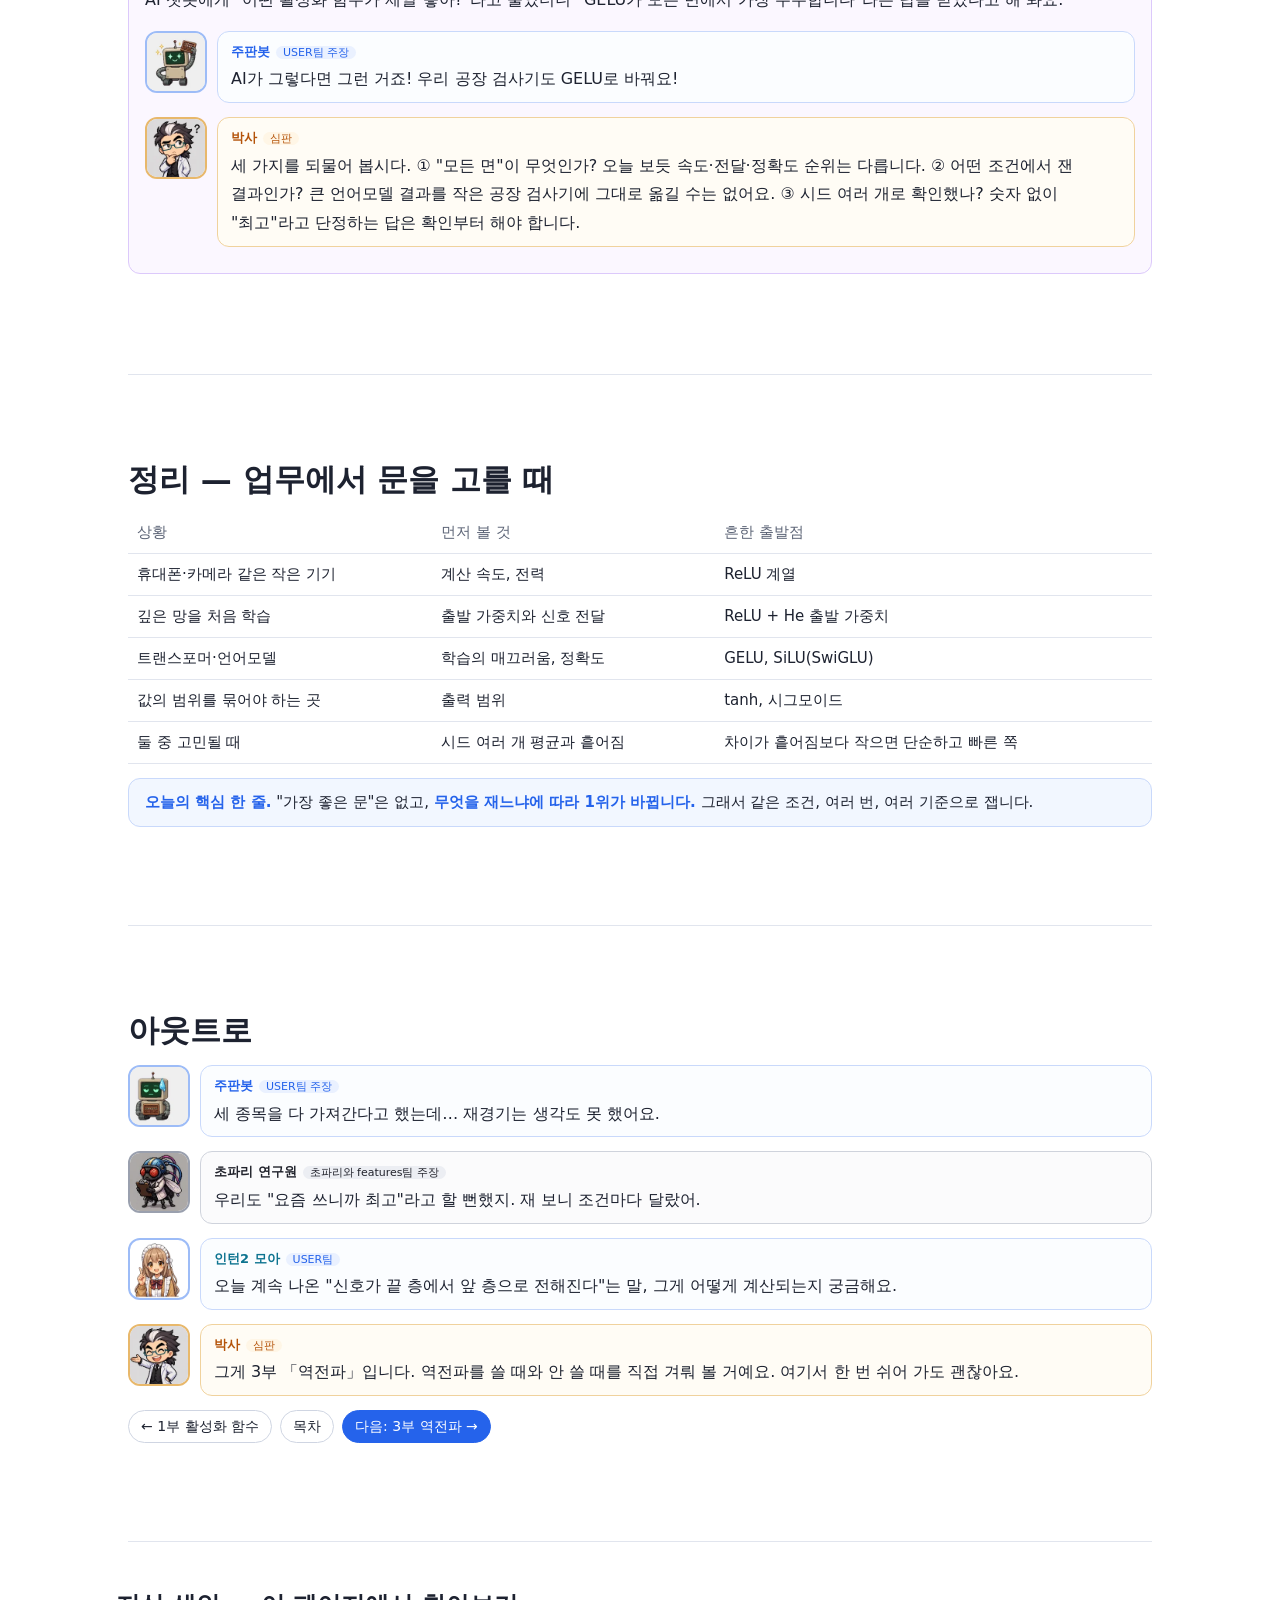
<file: sp1_reaction_race.html>
<!DOCTYPE html>
<html lang="ko"><head><meta charset="utf-8"><meta name="viewport" content="width=device-width, initial-scale=1">
<title>뉴런 반응 연구실 2부 · 연구실 반응속도 대회 (주소가 바뀌었습니다)</title>
<link rel="canonical" href="https://adminmrobo.github.io/neuron_reaction/02_reaction_race.html">
<meta http-equiv="refresh" content="0; url=02_reaction_race.html">
</head><body style="font:16px/1.7 sans-serif;padding:24px">
<p>이 편은 <b>2부 「연구실 반응속도 대회」</b>로 새로 쓰였습니다. 자동으로 이동하지 않으면 <a href="02_reaction_race.html">여기를 눌러 주세요</a>.</p>
<p>예전 판(v1.1)은 <a href="old/v1/sp1_reaction_race.html">old/v1</a>에 남아 있습니다.</p>
</body></html>
</file>
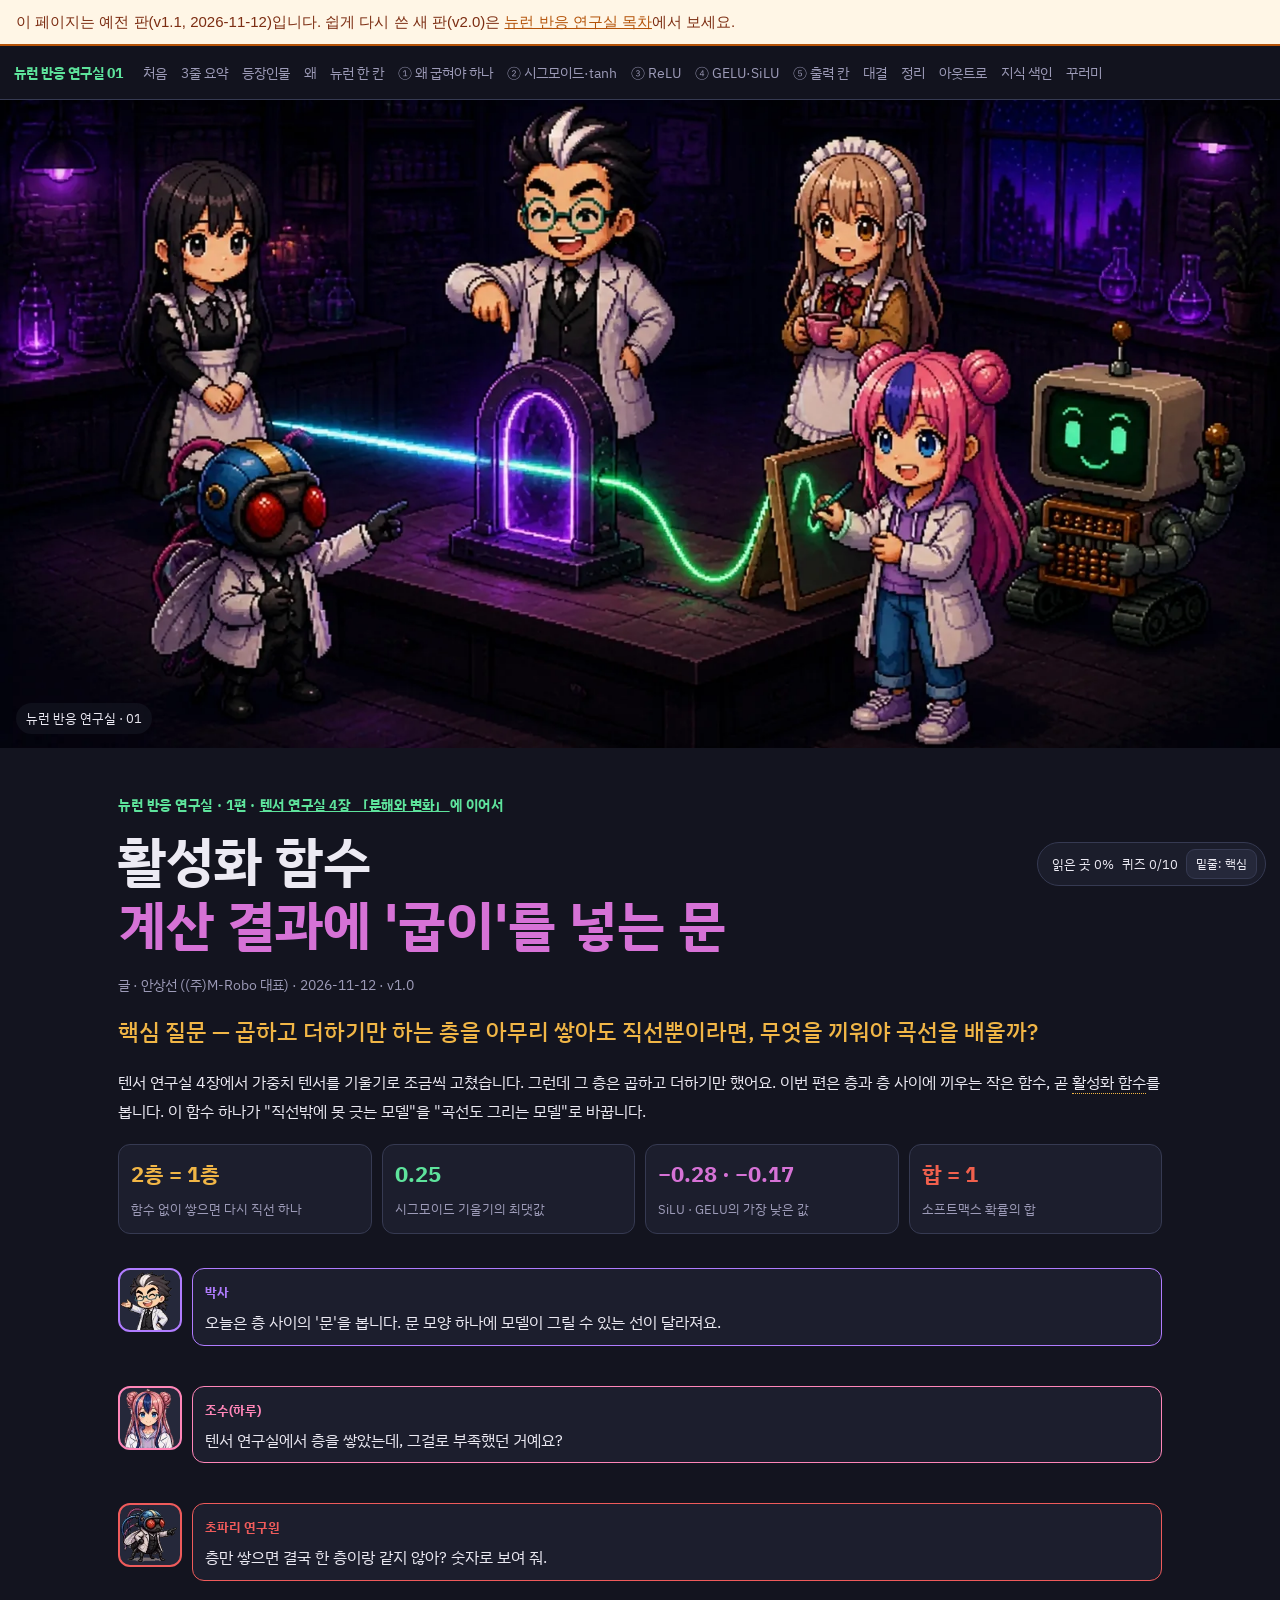
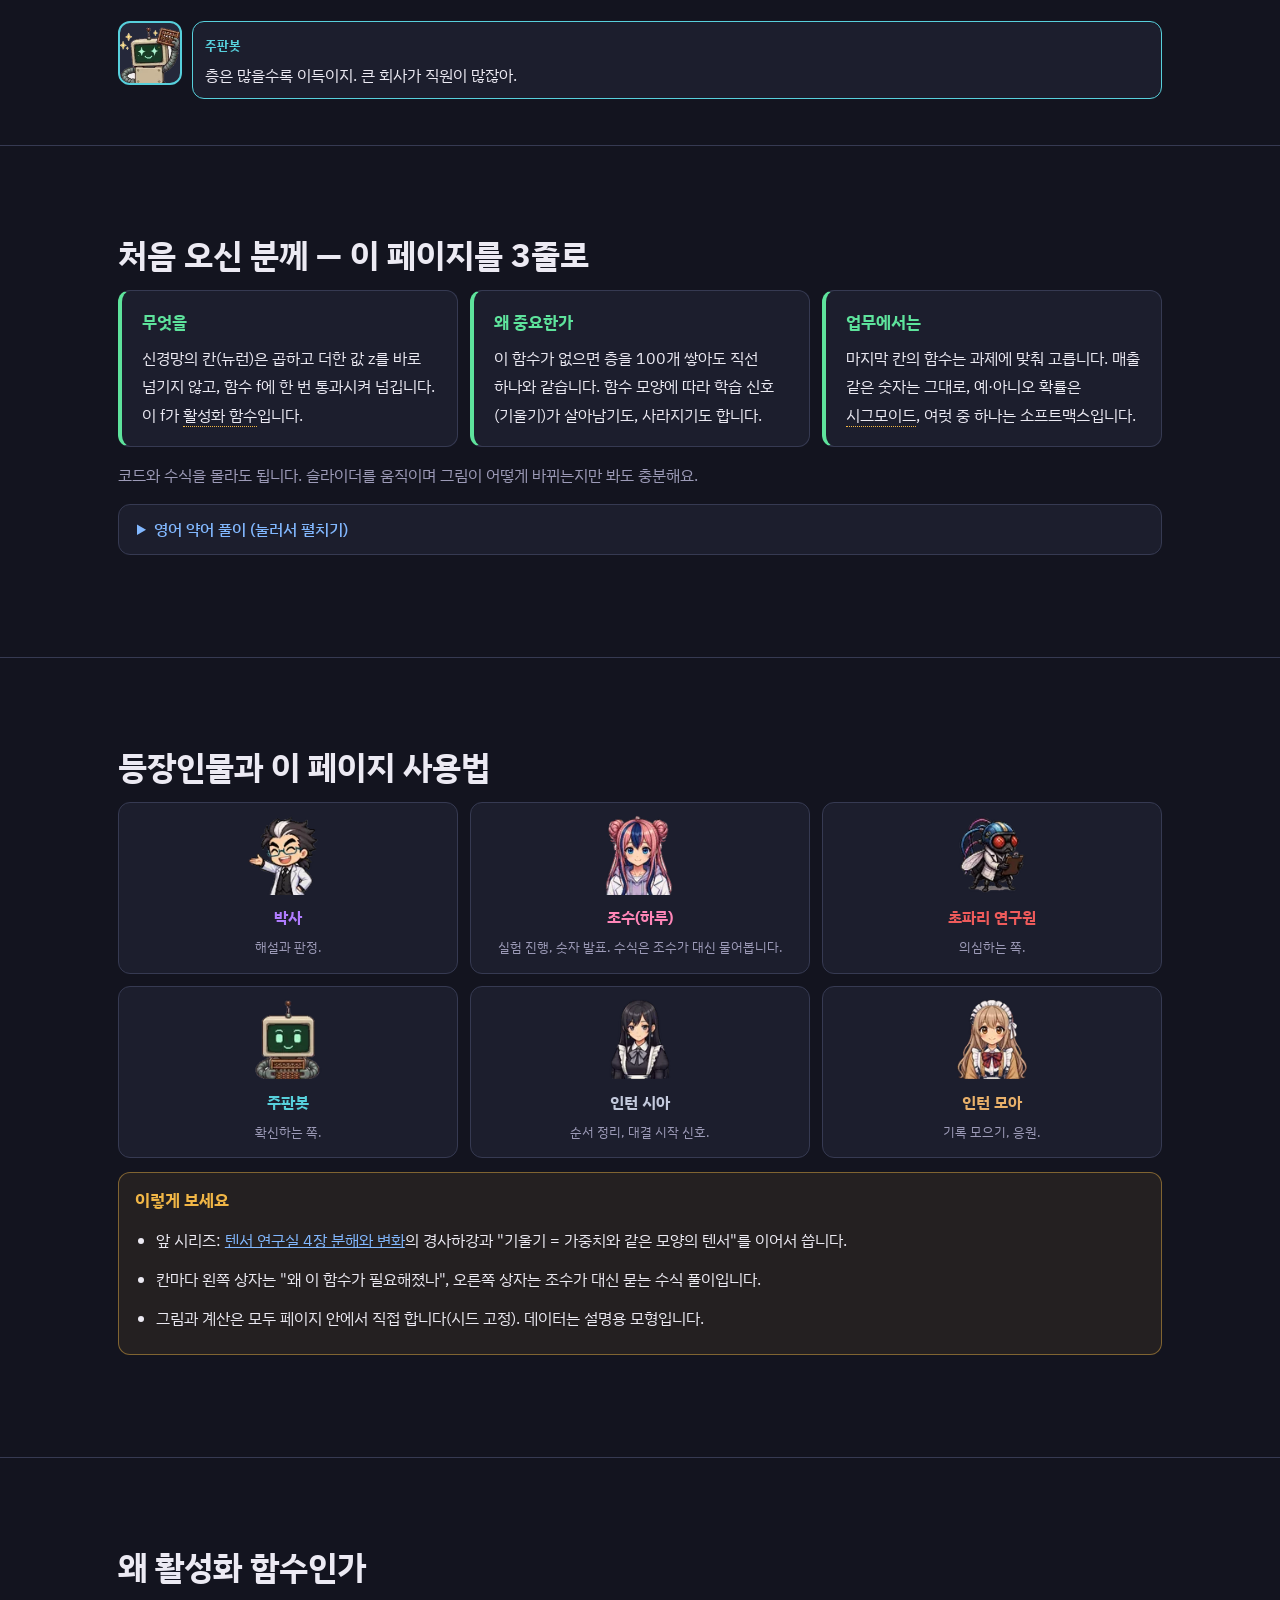
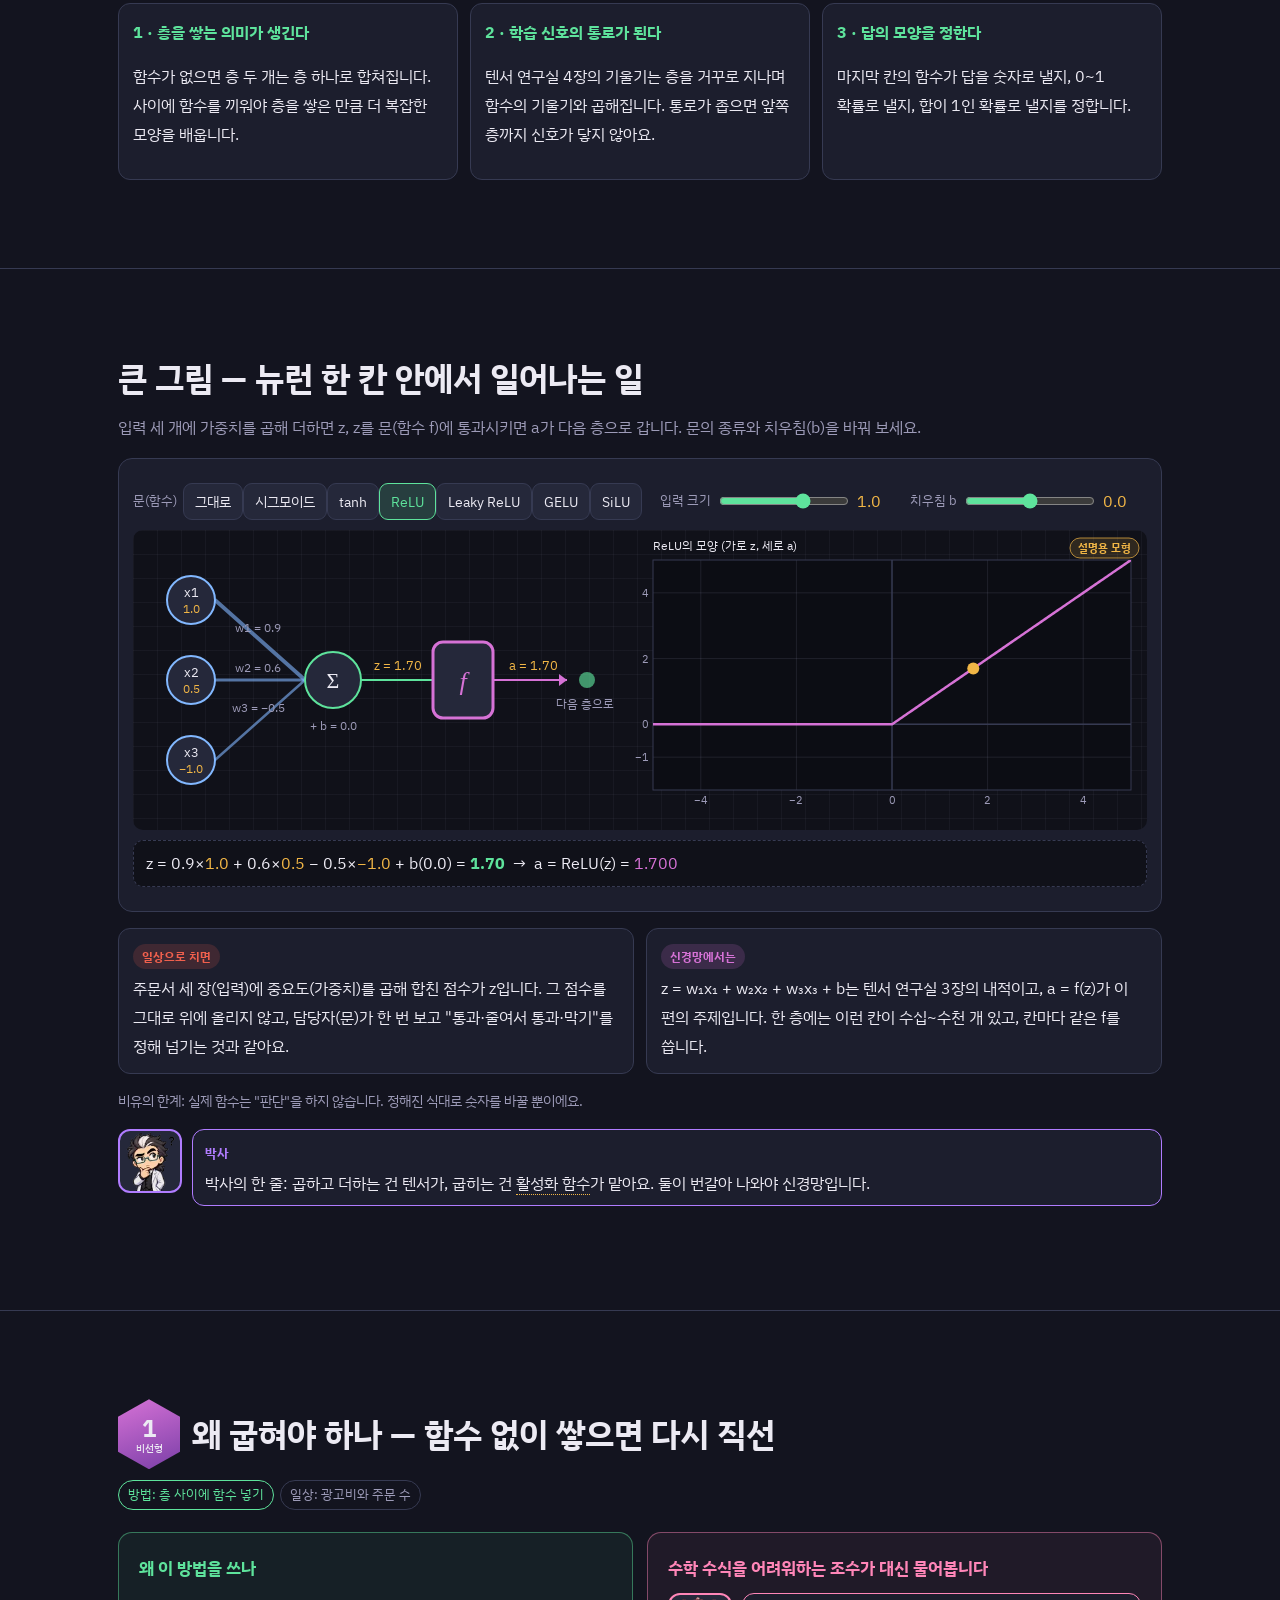
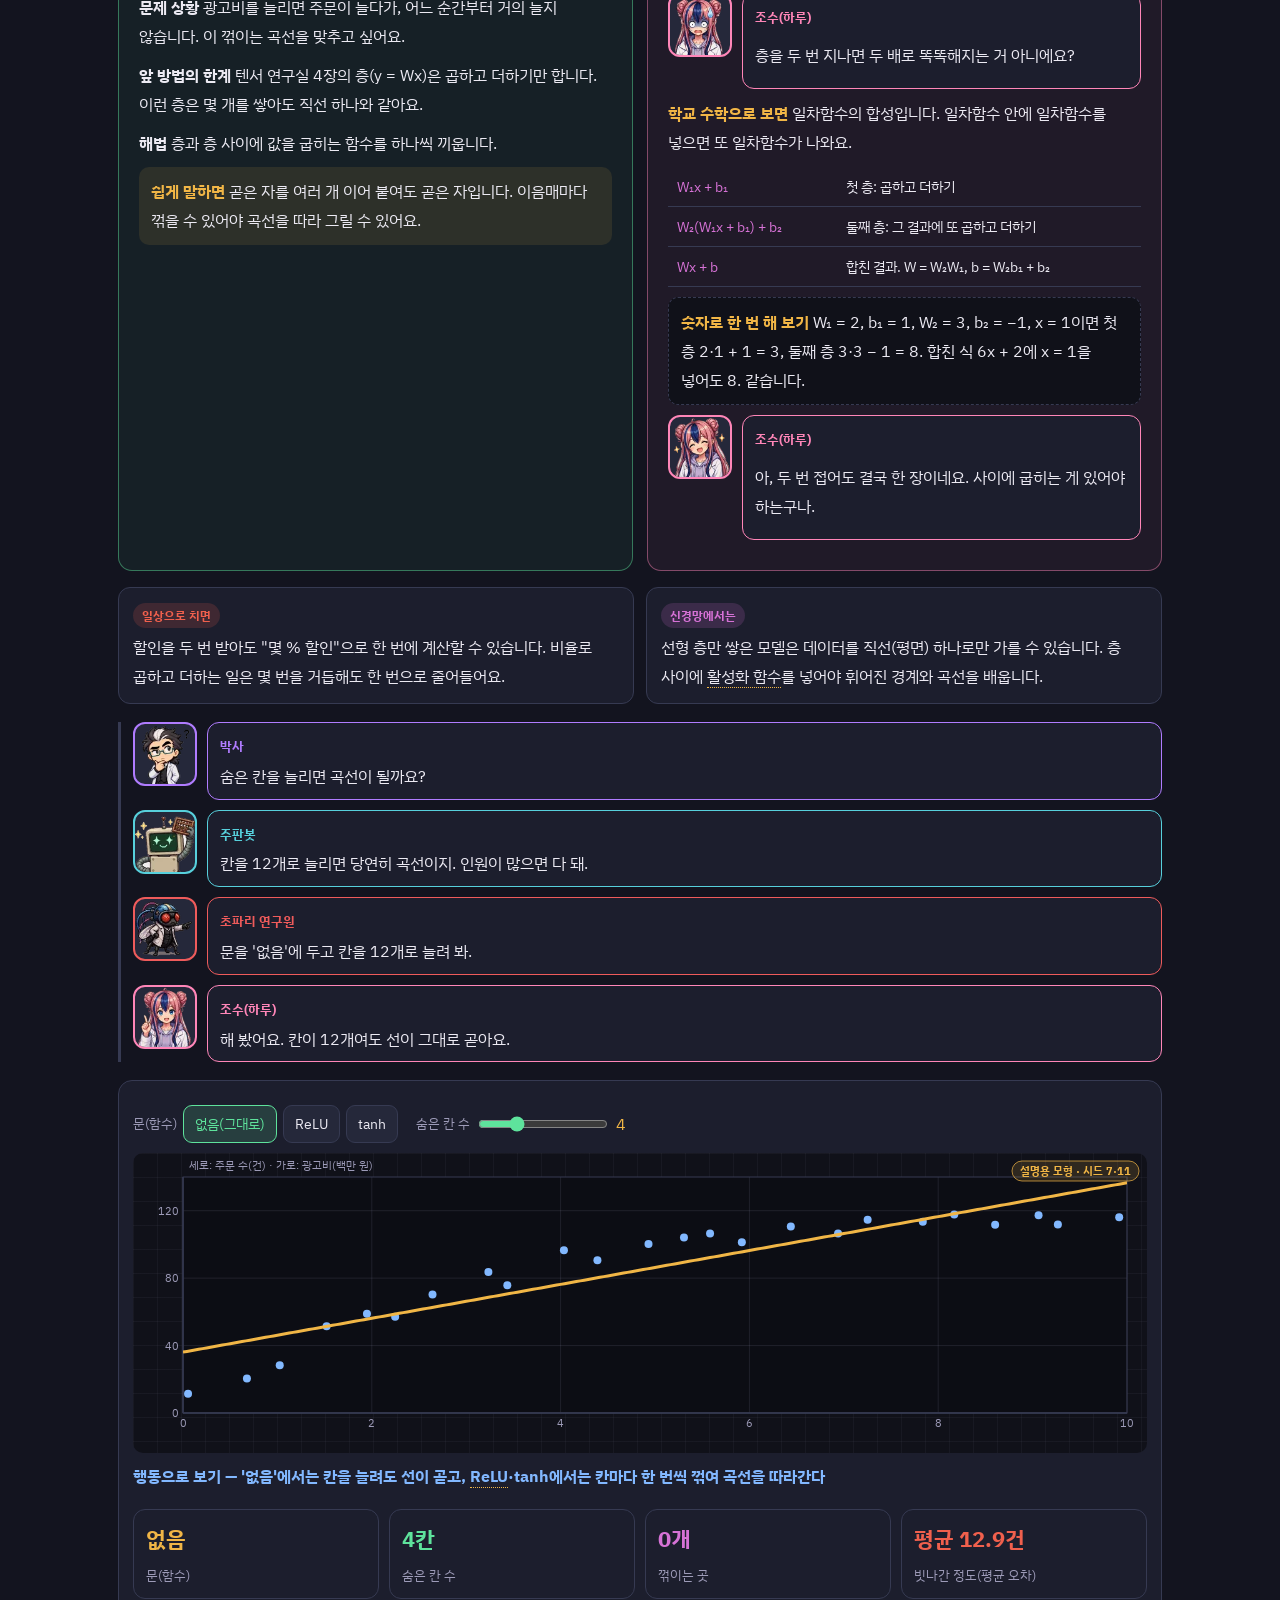
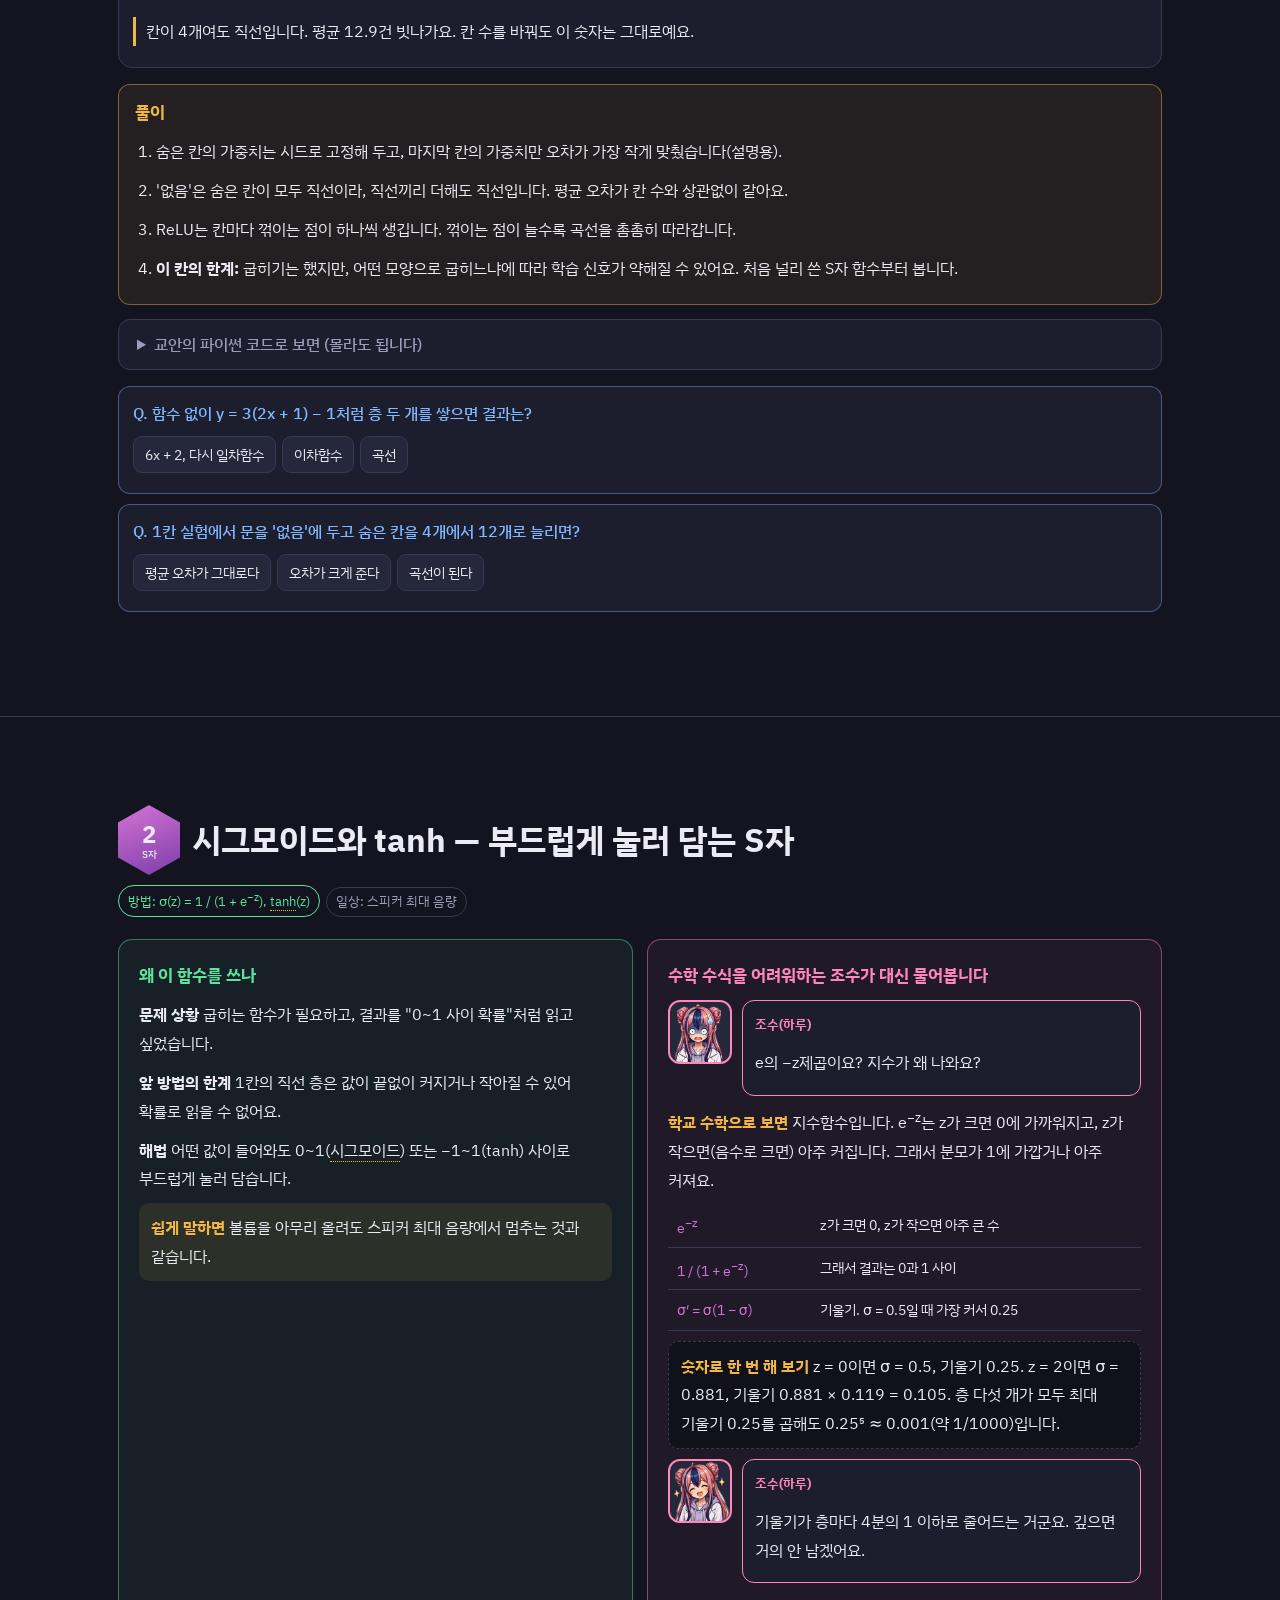
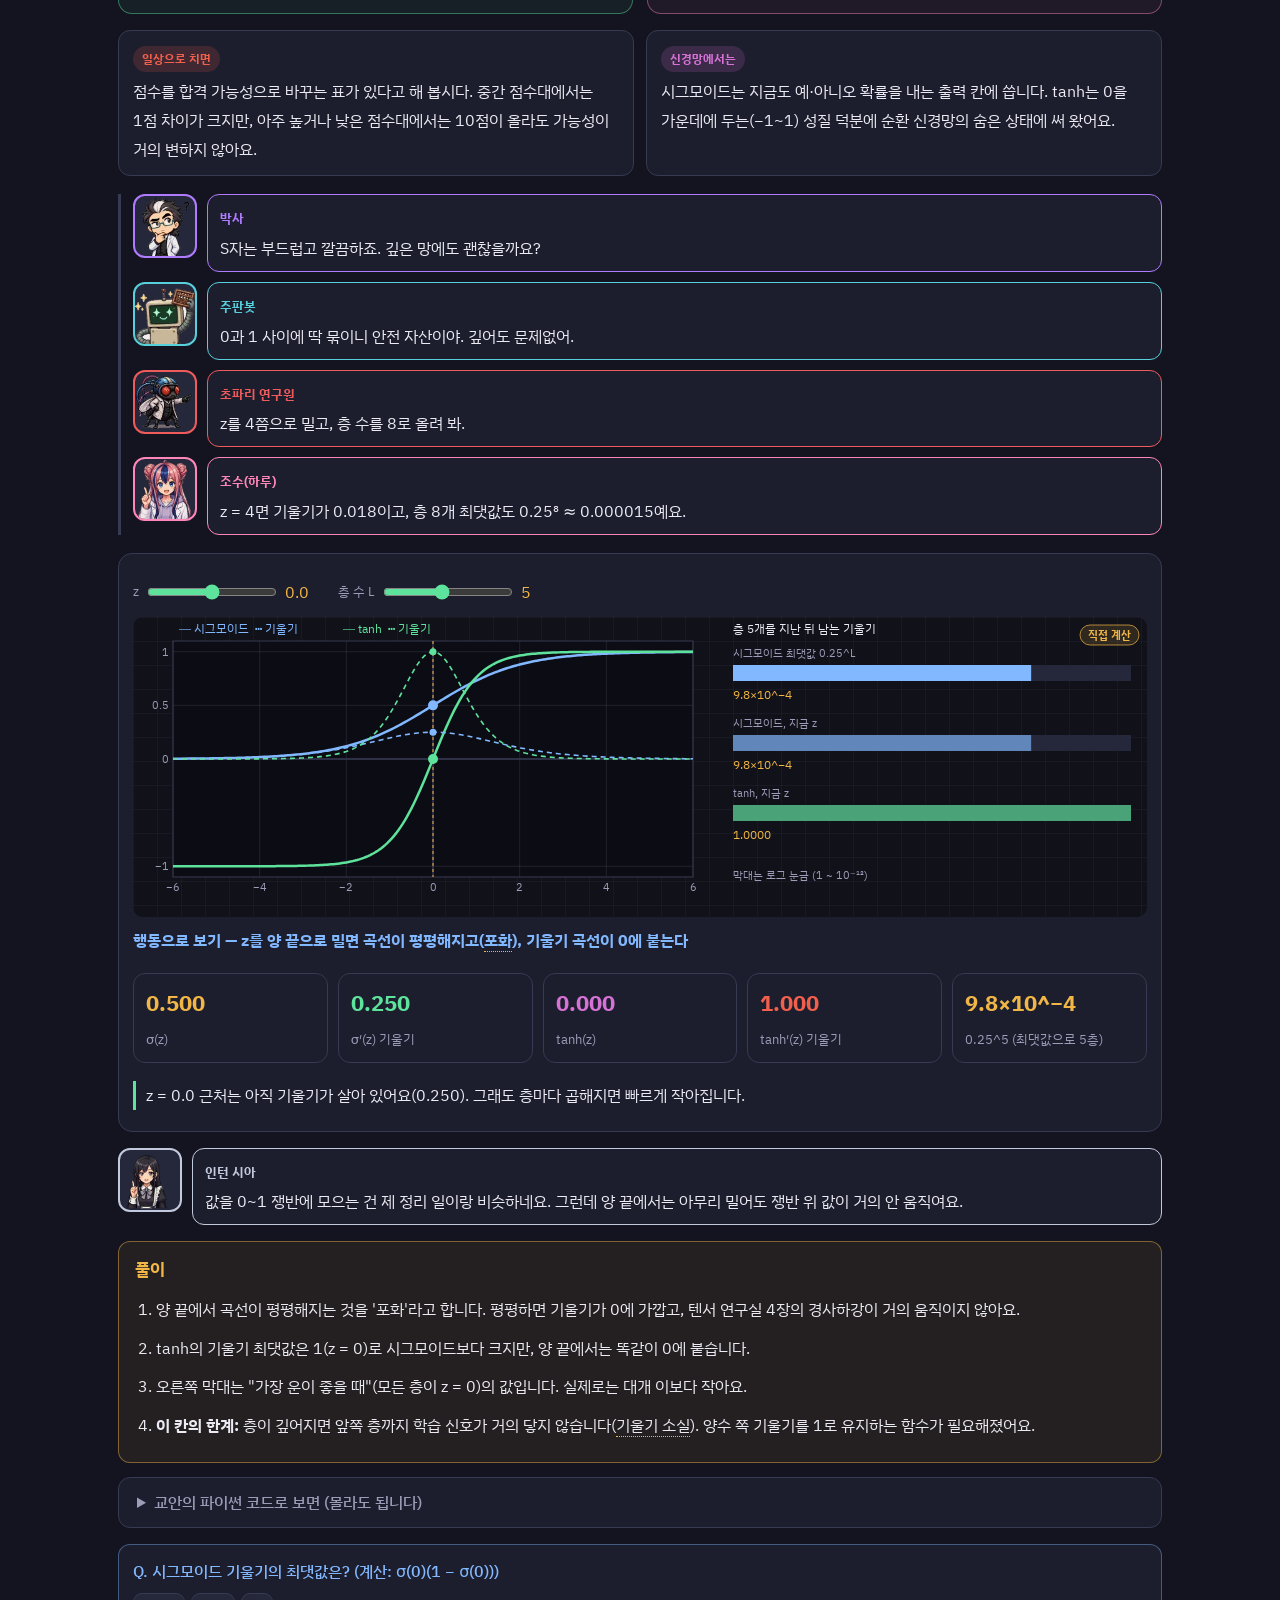
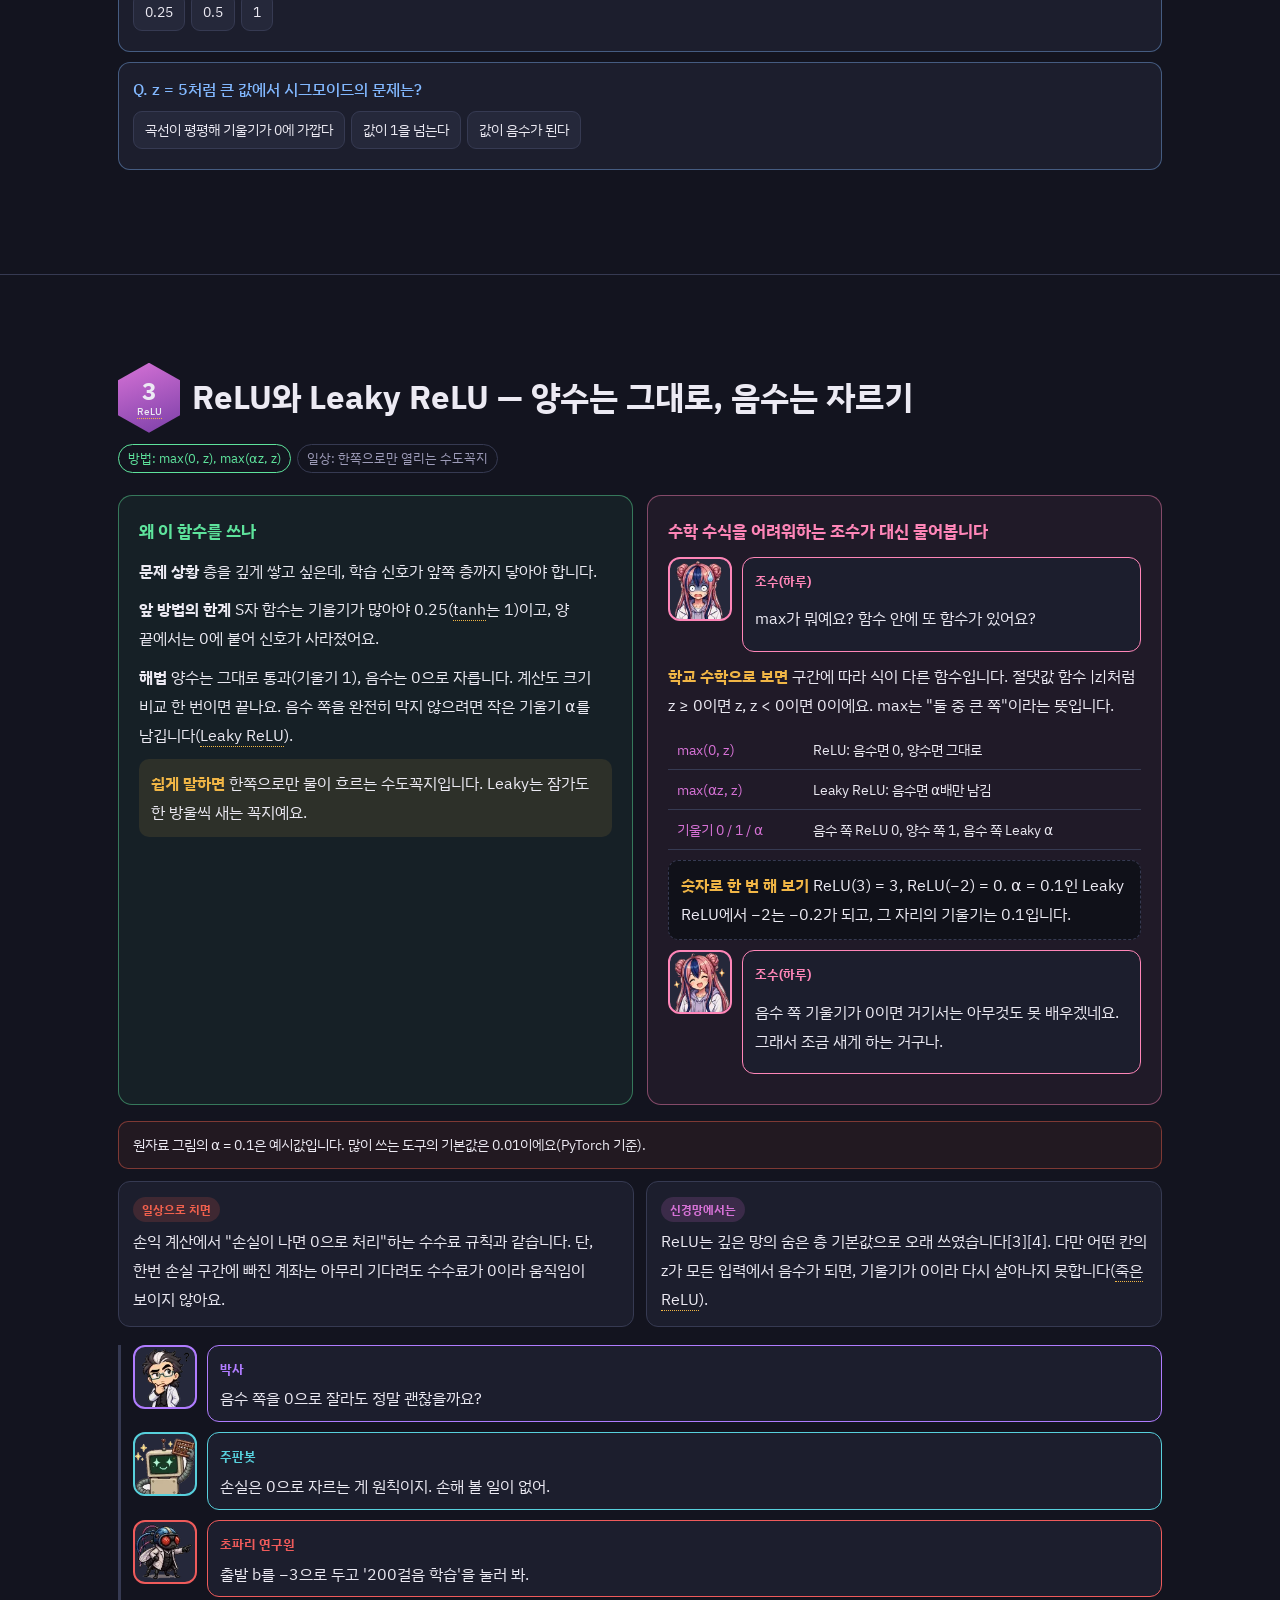
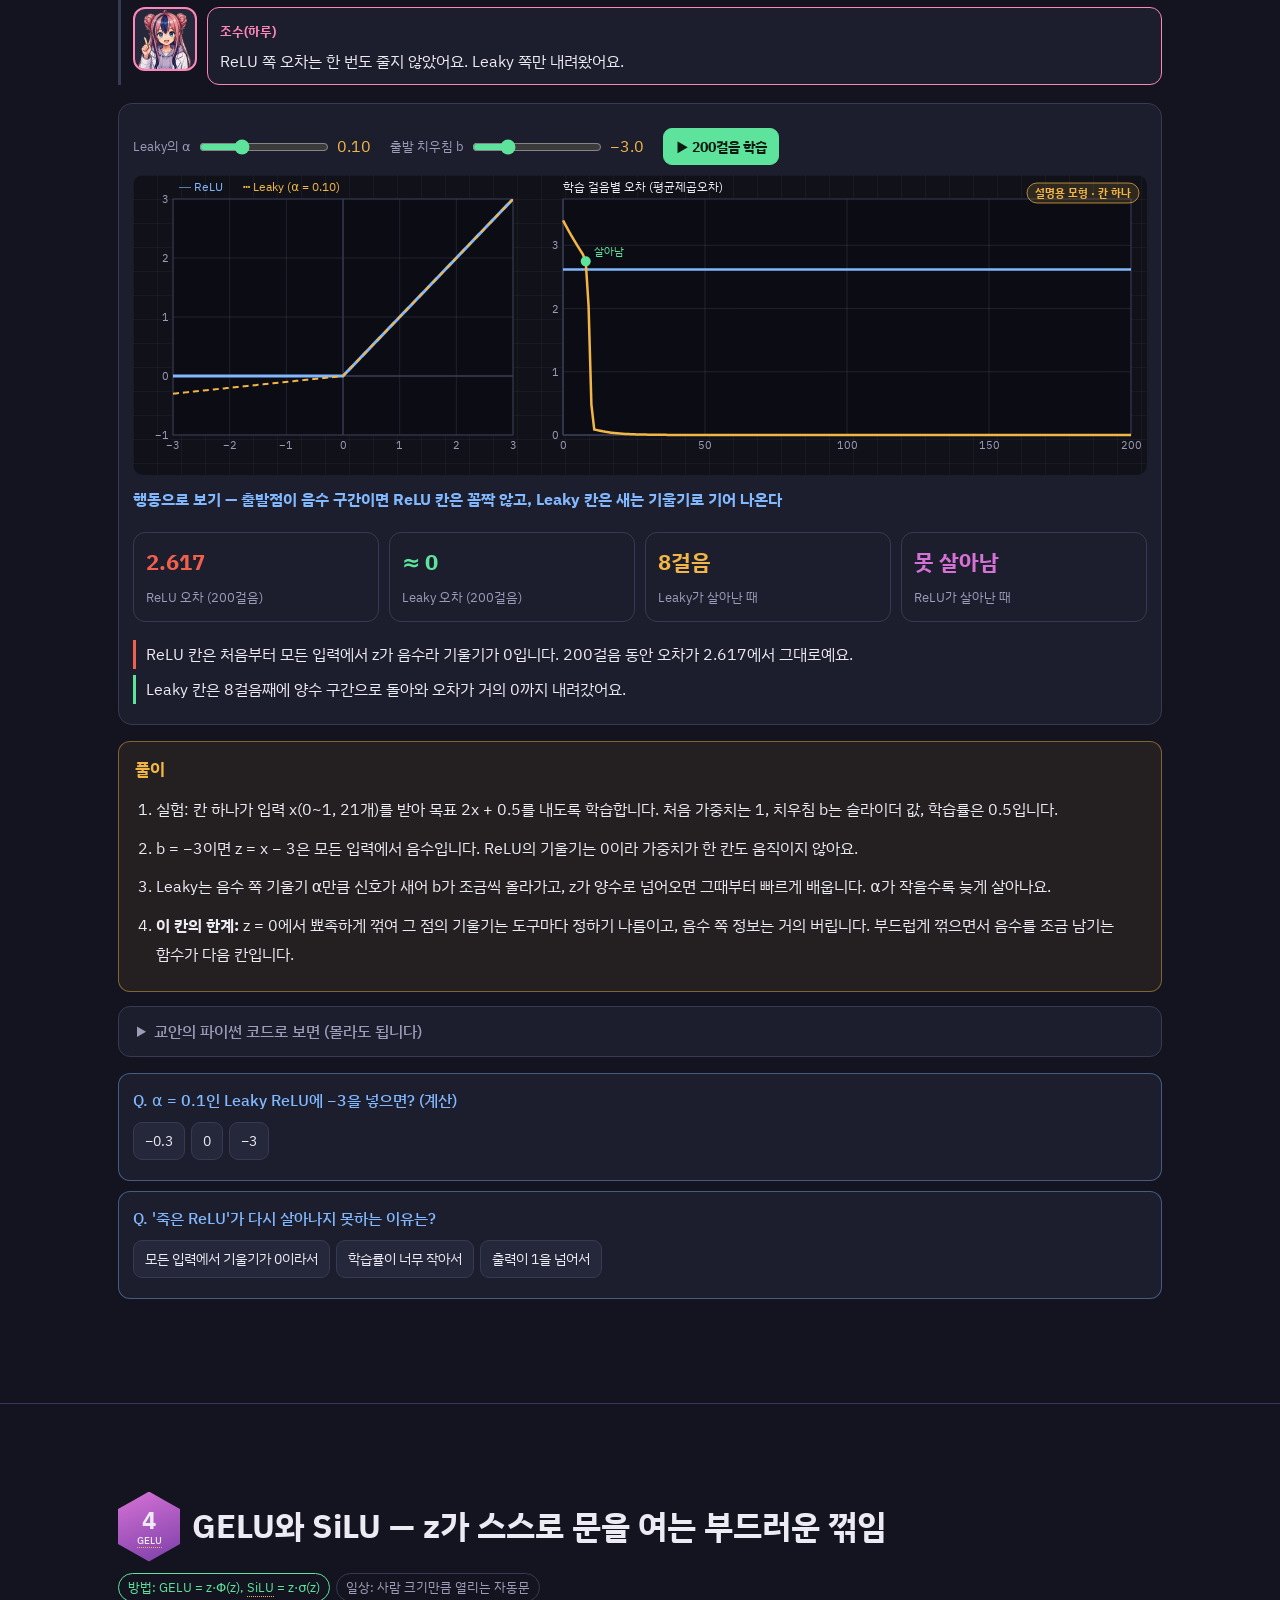
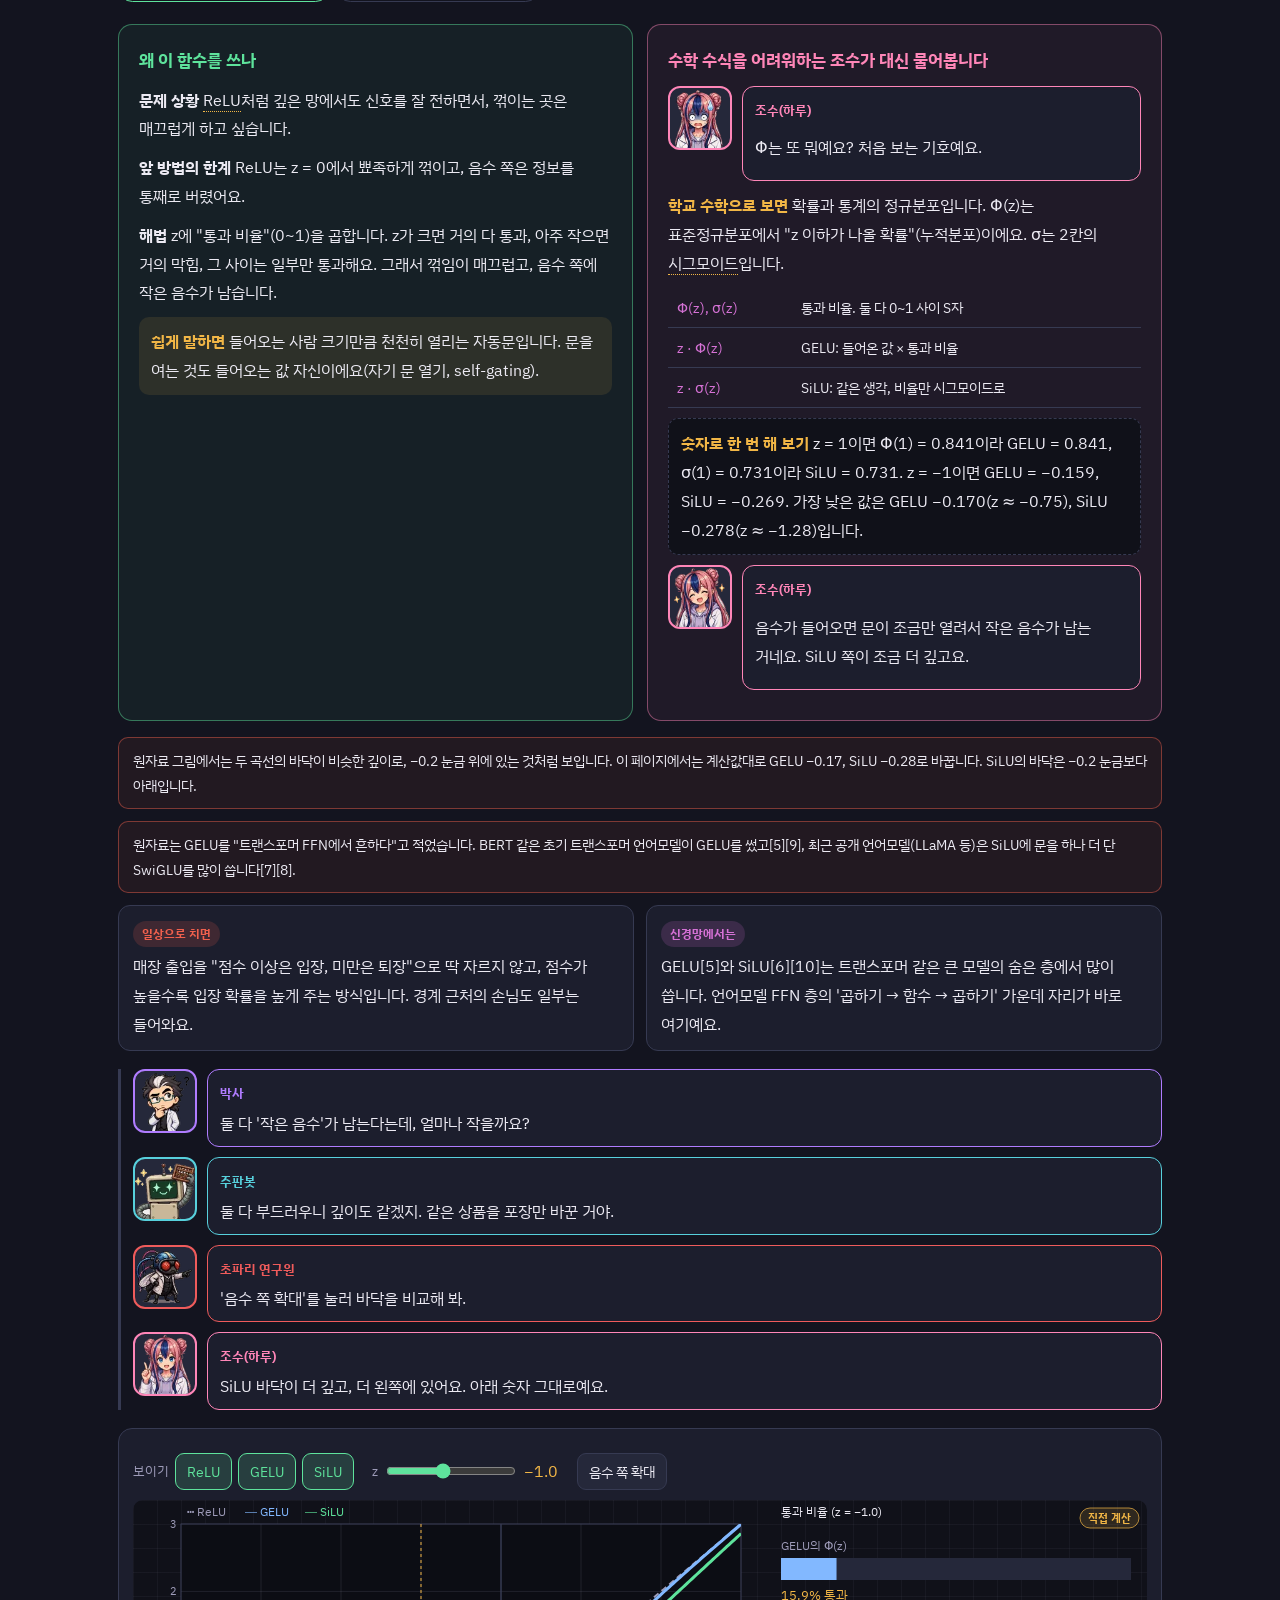
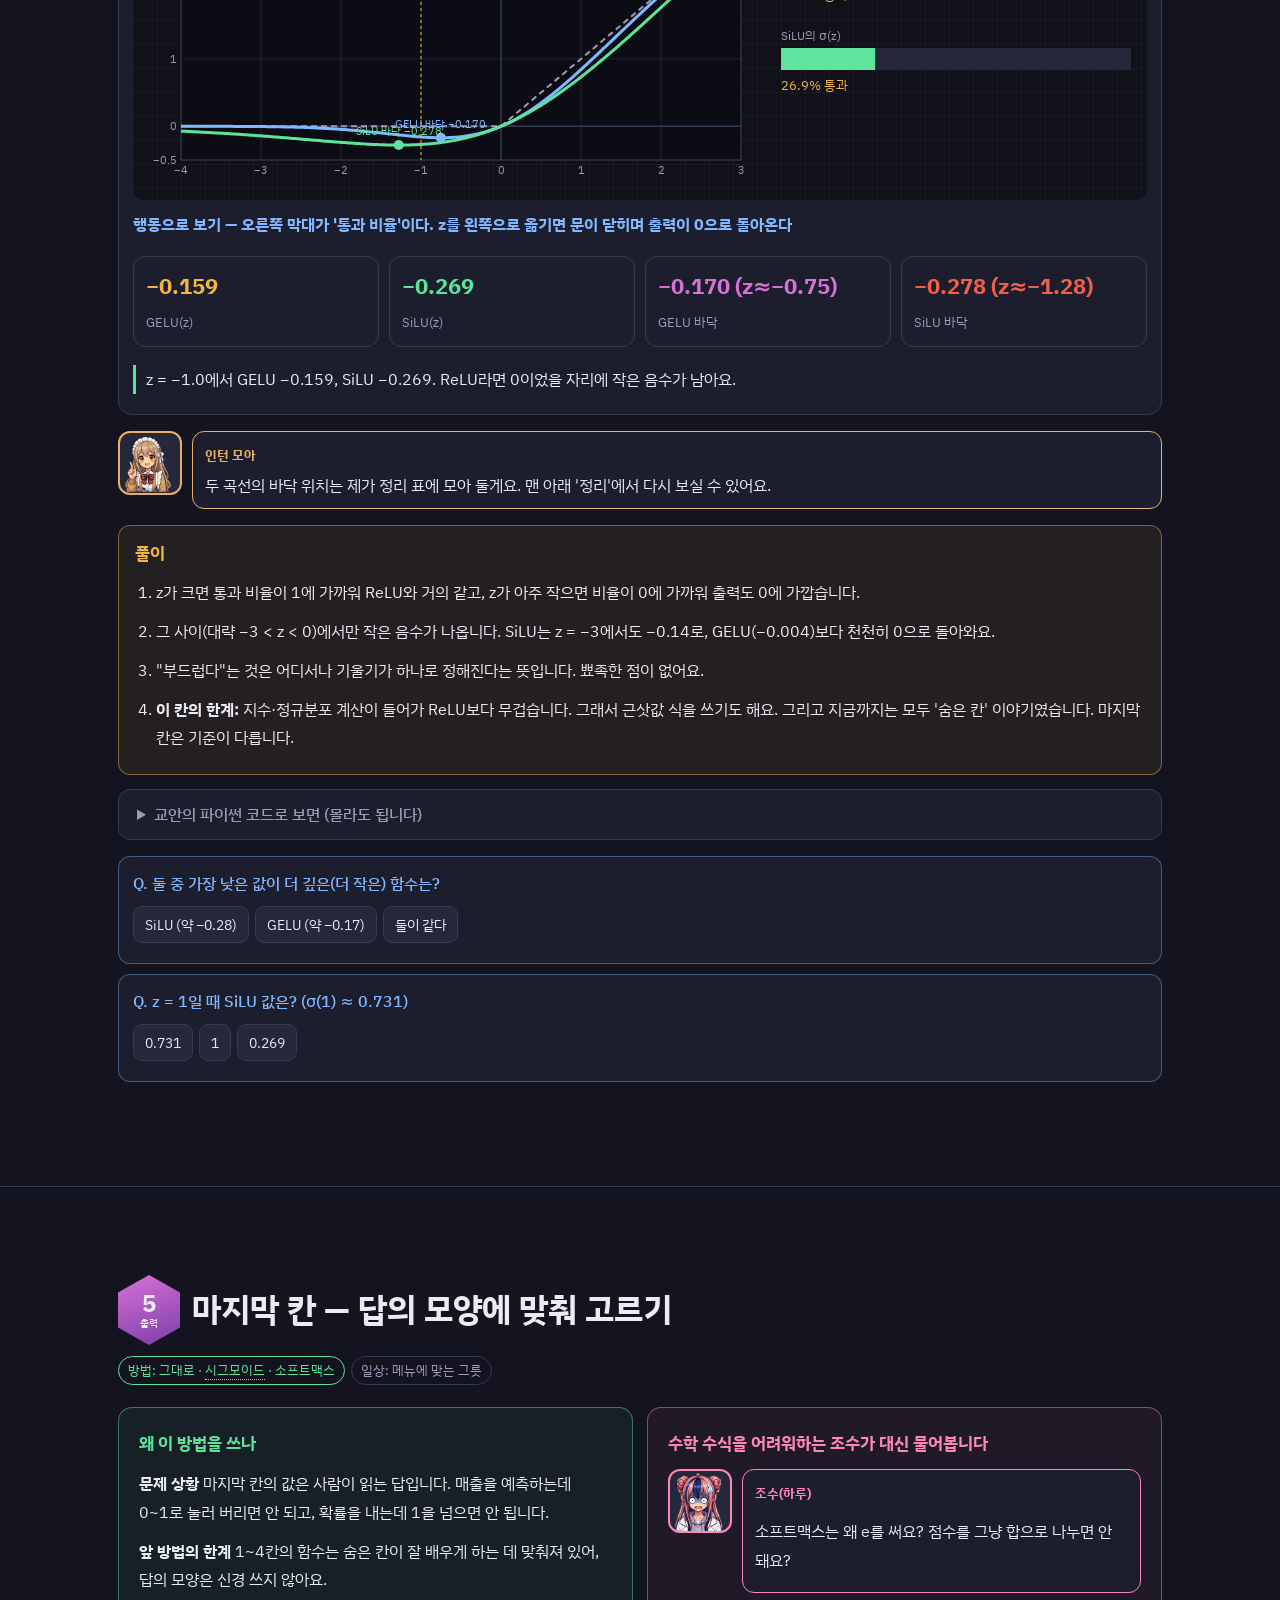
<file: old/v1/01_activation.html>
<!DOCTYPE html>
<html lang="ko">
<head>
<meta charset="utf-8">
<meta name="viewport" content="width=device-width, initial-scale=1, viewport-fit=cover">
<title>뉴런 반응 연구실 01 · 활성화 함수</title>
<meta name="description" content="선형 층만 쌓으면 왜 직선뿐인지, 시그모이드·tanh의 포화, ReLU와 죽은 칸, GELU·SiLU의 작은 음수, 출력 칸의 소프트맥스까지 직접 움직여 보는 비전공자용 활성화 함수 해설.">
<meta name="citation_title" content="활성화 함수 — 계산 결과에 굽이를 넣는 문">
<meta name="citation_author" content="안상선">
<meta name="citation_publication_date" content="2026/11/12">
<meta name="dc.title" content="활성화 함수 — 계산 결과에 굽이를 넣는 문">
<meta name="dc.creator" content="안상선">
<meta name="dc.date" content="2026-11-12">
<meta name="dc.language" content="ko">
<meta property="og:title" content="뉴런 반응 연구실 01 · 활성화 함수">
<meta property="og:description" content="선형 층만 쌓으면 왜 직선뿐인지, 시그모이드·tanh의 포화, ReLU와 죽은 칸, GELU·SiLU의 작은 음수, 출력 칸의 소프트맥스까지 직접 움직여 보는 비전공자용 활성화 함수 해설.">
<meta property="og:image" content="https://adminmrobo.github.io/neuron_reaction/assets/img/og_01.jpg">
<meta property="og:image:width" content="1200">
<meta property="og:image:height" content="630">
<meta name="twitter:card" content="summary_large_image">
<link rel="preconnect" href="https://fonts.googleapis.com">
<link href="https://fonts.googleapis.com/css2?family=IBM+Plex+Sans+KR:wght@400;500;700&display=swap" rel="stylesheet">
<style>
:root{
  --bg:#13141f; --panel:#1c1e2d; --panel2:#25283a; --rule:#363a52;
  --text:#eceaf3; --muted:#9d9bb8;
  --stain:#d672d6; --gfp:#5ee39c; --eye:#f0604d; --amber:#f1b646; --info:#82b8ff;
  --c-doc:#b07cff; --c-asst:#ff86b8; --c-fly:#ef5b5b; --c-robo:#57d0dc; --c-sia:#c3c9dc; --c-moa:#e8b06a;
  color-scheme:dark;
}
*{box-sizing:border-box}
html{scroll-behavior:smooth;scroll-padding-top:62px}
body{margin:0;background:var(--bg);color:var(--text);font:400 16px/1.8 "IBM Plex Sans KR","Apple SD Gothic Neo","Malgun Gothic","Noto Sans KR",system-ui,sans-serif;overflow-x:hidden}
h1,h2,h3,h4,p,li,td,th{word-break:keep-all}
h1{font-size:clamp(30px,5vw,54px);line-height:1.18;margin:.2em 0 .3em}
h2{font-size:clamp(23px,3vw,33px);line-height:1.3;margin:0 0 .4em}
h3{font-size:19px;margin:1.2em 0 .5em}
h4{margin:0 0 .4em;font-size:17px}
a{color:var(--info)}
.wrap{max-width:1080px;margin:0 auto;padding:0 18px}
#prog{position:fixed;top:0;left:0;height:3px;width:0;background:var(--gfp);z-index:60}
nav.top{position:sticky;top:0;z-index:50;height:54px;display:flex;align-items:center;gap:14px;padding:0 14px;background:rgba(19,20,31,.82);backdrop-filter:blur(10px);border-bottom:1px solid var(--rule);overflow-x:auto;white-space:nowrap;scrollbar-width:none}
nav.top::-webkit-scrollbar{display:none}
nav.top .logo{font-weight:700;color:var(--gfp);margin-right:6px}
nav.top a{color:var(--muted);text-decoration:none;font-size:14px}
nav.top a:hover{color:var(--text)}
/* 표지 */
.cover{position:relative;margin:0;background:radial-gradient(120% 90% at 70% 20%,#2c2156 0%,#1b1533 45%,#13141f 100%);aspect-ratio:16/9;max-height:48vh;width:100%;overflow:hidden}
.cover .hex{position:absolute;inset:0;opacity:.18;background-image:url("data:image/svg+xml,%3Csvg xmlns='http://www.w3.org/2000/svg' width='28' height='48'%3E%3Cpath d='M14 0l14 8v16l-14 8L0 24V8z M14 32l14 8v16 M14 32L0 40v16' fill='none' stroke='%23d672d6' stroke-width='1'/%3E%3C/svg%3E");-webkit-mask-image:radial-gradient(70% 80% at 80% 20%,#000,transparent);mask-image:radial-gradient(70% 80% at 80% 20%,#000,transparent)}
.cover .stage{position:absolute;inset:0;display:flex;align-items:flex-end;justify-content:center;gap:clamp(4px,2vw,26px);padding-bottom:9%}
.cover .stage img{width:clamp(56px,11vw,128px);height:auto;image-rendering:auto;filter:drop-shadow(0 6px 10px rgba(0,0,0,.5))}
.cover .stage .cube{width:clamp(70px,14vw,170px)}
.cover-chip{position:absolute;left:16px;bottom:14px;padding:4px 10px;border-radius:999px;background:rgba(19,20,31,.72);color:var(--text);font-size:13px}
/* 히어로 */
header.hero{position:relative;padding:44px 0 30px;border-bottom:1px solid var(--rule);overflow:hidden}
header.hero .kicker{color:var(--gfp);font-weight:700;font-size:14px;letter-spacing:.04em}
header.hero .byline{color:var(--muted);font-size:14px}
header.hero .q{font-size:clamp(18px,2.4vw,23px);color:var(--amber);font-weight:500;margin:.4em 0}
.kpis{display:grid;grid-template-columns:repeat(auto-fit,minmax(150px,1fr));gap:10px;margin:18px 0}
.kpi{background:var(--panel);border:1px solid var(--rule);border-radius:12px;padding:10px 12px}
.kpi b{display:block;font-size:22px;font-variant-numeric:tabular-nums}
.kpi span{font-size:13px;color:var(--muted)}
.kpi.g b{color:var(--gfp)}.kpi.m b{color:var(--stain)}.kpi.r b{color:var(--eye)}.kpi.a b{color:var(--amber)}
.dialog{display:grid;gap:8px;margin-top:14px}
/* 말풍선 */
.say{display:flex;gap:10px;align-items:flex-start;margin:16px 0}
.say img.who{width:64px;height:64px;flex:0 0 64px;border-radius:12px;background:var(--panel2);border:2px solid var(--rule);object-fit:contain}
.say > div{background:var(--panel);border:1px solid var(--rule);border-radius:12px;padding:8px 12px;flex:1}
.say .name{font-size:13px}
.say p{margin:2px 0 0}
.say[data-who=doc] img.who,.say[data-who=doc] > div{border-color:var(--c-doc)}.say[data-who=doc] .name{color:var(--c-doc)}
.say[data-who=asst] img.who,.say[data-who=asst] > div{border-color:var(--c-asst)}.say[data-who=asst] .name{color:var(--c-asst)}
.say[data-who=fly] img.who,.say[data-who=fly] > div{border-color:var(--c-fly)}.say[data-who=fly] .name{color:var(--c-fly)}
.say[data-who=robo] img.who,.say[data-who=robo] > div{border-color:var(--c-robo)}.say[data-who=robo] .name{color:var(--c-robo)}
.flip{transform:scaleX(-1)}
section.level{padding:88px 0;border-bottom:1px solid var(--rule)}
.sub{color:var(--muted);margin:0 0 14px}
.steps{display:grid;grid-template-columns:repeat(3,1fr);gap:12px}
.steps > div{background:var(--panel);border:1px solid var(--rule);border-radius:12px;padding:14px}
.steps b{color:var(--gfp)}
.cast{display:grid;grid-template-columns:repeat(4,1fr);gap:12px}
.cast > div{background:var(--panel);border:1px solid var(--rule);border-radius:12px;padding:12px;text-align:center}
.cast img{width:80px;height:80px;object-fit:contain}
.cast b{display:block}
.cast small{color:var(--muted)}
.lvhead{display:flex;flex-wrap:wrap;align-items:center;gap:12px;margin-bottom:10px}
.hexno{width:62px;height:70px;clip-path:polygon(50% 0,100% 25%,100% 75%,50% 100%,0 75%,0 25%);background:linear-gradient(160deg,var(--stain),#7b3fa8);display:flex;flex-direction:column;align-items:center;justify-content:center;font-weight:700;font-size:24px;line-height:1}
.hexno small{font-size:10px;font-weight:500;margin-top:3px}
.lvhead h2{margin:0;flex:1;min-width:220px}
.lvtag{display:inline-block;font-size:13px;padding:2px 9px;border-radius:999px;border:1px solid var(--rule);margin:0 6px 6px 0;color:var(--muted)}
.lvtag.g{border-color:var(--gfp);color:var(--gfp)}
.pair{display:grid;grid-template-columns:1fr 1fr;gap:12px;margin:12px 0}
.pair > div{background:var(--panel);border:1px solid var(--rule);border-radius:12px;padding:12px 14px}
.pair p{margin:.3em 0 0}
.tag{display:inline-block;font-size:12px;font-weight:700;padding:2px 9px;border-radius:999px}
.tag.fly{background:rgba(240,96,77,.16);color:var(--eye)}
.tag.nn{background:rgba(214,114,214,.16);color:var(--stain)}
.panel{background:var(--panel);border:1px solid var(--rule);border-radius:14px;padding:14px;margin:16px 0}
.panel h3{margin-top:.6em;color:var(--info);font-size:16px}
.cwrap{overflow-x:auto;border-radius:10px;background:#101119;background-image:linear-gradient(rgba(157,155,184,.06) 1px,transparent 1px),linear-gradient(90deg,rgba(157,155,184,.06) 1px,transparent 1px);background-size:24px 24px}
canvas{display:block;width:100%}
canvas.wide{min-width:680px}
.ctrl{display:flex;flex-wrap:wrap;gap:10px 18px;margin:10px 0;align-items:center}
.group{display:flex;flex-wrap:wrap;align-items:center;gap:6px}
.glabel{font-size:13px;color:var(--muted)}
.bt{font:inherit;font-size:14px;background:var(--panel2);color:var(--text);border:1px solid var(--rule);border-radius:9px;padding:5px 11px;cursor:pointer}
.bt:hover{border-color:var(--muted)}
.bt[aria-pressed=true],.bt.on{background:rgba(94,227,156,.16);border-color:var(--gfp);color:var(--gfp)}
.bt.primary{background:var(--gfp);color:#0d1a12;border-color:var(--gfp);font-weight:700}
.val{font-variant-numeric:tabular-nums;color:var(--amber);min-width:2.2em;display:inline-block}
input[type=range]{accent-color:var(--gfp);width:130px}
.eq{background:#101119;border:1px dashed var(--rule);border-radius:10px;padding:8px 12px;font-variant-numeric:tabular-nums;margin:10px 0;overflow-x:auto;white-space:nowrap}
.eq b{color:var(--gfp)}.eq em{color:var(--stain);font-style:normal}.eq i{color:var(--amber);font-style:normal}
.insight p{margin:.4em 0;padding-left:10px;border-left:3px solid var(--rule)}
.insight p.g{border-color:var(--gfp)}.insight p.m{border-color:var(--stain)}.insight p.r{border-color:var(--eye)}.insight p.a{border-color:var(--amber)}
.explain{background:rgba(241,182,70,.08);border:1px solid rgba(241,182,70,.45);border-radius:12px;padding:12px 16px;margin:14px 0}
.explain h4{color:var(--amber)}
.explain ol,.explain ul{margin:.3em 0;padding-left:1.3em}
.bridge{border-radius:12px;padding:12px 16px;margin:12px 0;border:1px solid}
.bridge.gen{background:rgba(130,184,255,.08);border-color:rgba(130,184,255,.5)}
.bridge.field{background:rgba(240,96,77,.07);border-color:rgba(240,96,77,.5)}
.bridge h4{font-size:15px}.bridge.gen h4{color:var(--info)}.bridge.field h4{color:var(--eye)}
.bridge p{margin:.3em 0}
.lim{font-size:14px;color:var(--muted)}
details.math{background:var(--panel);border:1px solid var(--rule);border-radius:12px;padding:8px 14px;margin:12px 0}
details.math summary{cursor:pointer;color:var(--stain);font-weight:500}
.tb{overflow-x:auto}
table{border-collapse:collapse;width:100%;font-size:15px}
th,td{border-bottom:1px solid var(--rule);padding:7px 9px;text-align:left;vertical-align:top}
th{color:var(--muted);font-weight:500}
.mtab td,.mtab th{text-align:center;font-variant-numeric:tabular-nums}
.mtab td.hl{background:rgba(94,227,156,.18);color:var(--gfp)}
.mtab td.hc{background:rgba(214,114,214,.18);color:var(--stain)}
.chips{display:flex;flex-wrap:wrap;gap:6px;margin:8px 0}
.chip{font-size:13px;padding:3px 10px;border-radius:999px;background:var(--panel2);border:1px solid var(--rule)}
.chip.ax0{border-color:var(--eye);color:var(--eye)}.chip.ax1{border-color:var(--gfp);color:var(--gfp)}.chip.ax2{border-color:var(--info);color:var(--info)}.chip.ax3{border-color:var(--amber);color:var(--amber)}.chip.ax4{border-color:var(--stain);color:var(--stain)}
/* 퀴즈 */
.quiz{display:grid;gap:10px;margin:16px 0}
.qitem{background:var(--panel);border:1px solid rgba(130,184,255,.4);border-radius:12px;padding:12px 14px}
.qitem .qq{font-weight:500;color:var(--info);margin:0 0 8px}
.qitem .opts{display:flex;flex-wrap:wrap;gap:6px}
.qitem .fb{margin:8px 0 0;font-size:14px}
.qitem .fb.ok{color:var(--gfp)}.qitem .fb.no{color:var(--amber)}
/* 대결 */
.duel{background:var(--panel);border:1px solid var(--rule);border-radius:14px;padding:16px}
.duel .vs{display:grid;grid-template-columns:1fr auto 1fr;gap:10px;align-items:center;text-align:center}
.duel .vs img{width:112px;height:112px;object-fit:contain}
.duel .vs .mid{font-size:30px;font-weight:700;color:var(--amber)}
.duel .pick{display:grid;grid-template-columns:1fr 1fr;gap:12px;margin:12px 0}
.duel .pick > div{border:1px solid var(--rule);border-radius:12px;padding:10px 12px}
.duel .pick .f{border-color:var(--c-fly)}.duel .pick .r{border-color:var(--c-robo)}
.duel .after{display:none}
.duel.open .after{display:block}
.bars{display:grid;gap:8px;margin:10px 0}
.bar{display:grid;grid-template-columns:90px 1fr 70px;gap:8px;align-items:center;font-variant-numeric:tabular-nums}
.bar .track{height:18px;background:var(--panel2);border-radius:9px;overflow:hidden}
.bar .fill{height:100%;border-radius:9px}
.verdict{margin-top:6px}
.notice{font-size:13px;color:var(--muted)}
/* 지식 색인 */
#kg input[type=search]{font:inherit;width:100%;padding:8px 12px;border-radius:10px;border:1px solid var(--rule);background:#101119;color:var(--text)}
.kglist{display:grid;gap:8px;margin-top:10px;max-height:460px;overflow:auto;padding-right:4px}
.kgitem{background:var(--panel);border:1px solid var(--rule);border-radius:10px;padding:8px 12px}
.kgitem.open{border-color:var(--gfp)}
.kgitem .t{font-weight:500}
.kgitem .d{font-size:14px;color:var(--muted);margin:2px 0}
.kgitem .more{display:none;font-size:13px;color:var(--muted)}
.kgitem.open .more{display:block}
.flowchips{display:flex;flex-wrap:wrap;gap:4px;align-items:center;font-size:13px}
.flowchips span.c{padding:2px 8px;border-radius:999px;background:var(--panel2);border:1px solid var(--rule)}
.flowchips span.l{padding:2px 8px;border-radius:999px;border:1px dashed var(--eye);color:var(--eye)}
.reflist li{margin:6px 0}
.badge{font-size:11px;padding:1px 7px;border-radius:999px;border:1px solid;margin-left:4px}
.badge.ok{color:var(--gfp);border-color:var(--gfp)}.badge.no{color:var(--amber);border-color:var(--amber)}
pre.cite{white-space:pre-wrap;background:#101119;border:1px solid var(--rule);border-radius:10px;padding:10px;font-size:13px}
footer{padding:36px 0 90px;color:var(--muted);font-size:14px}
/* 용어 말풍선 */
.jt{border-bottom:1px dotted var(--amber);cursor:help}
#tip{position:fixed;z-index:80;max-width:300px;background:#232637;border:1px solid var(--amber);border-radius:10px;padding:8px 12px;font-size:14px;display:none;box-shadow:0 8px 24px rgba(0,0,0,.4)}
#tip b{color:var(--amber)}#tip small{color:var(--muted);margin-left:6px}
#study{position:fixed;right:14px;bottom:14px;z-index:70;background:rgba(28,30,45,.95);border:1px solid var(--rule);border-radius:999px;padding:6px 8px 6px 14px;font-size:13px;display:flex;gap:8px;align-items:center}
#study .bt{padding:3px 9px;font-size:12px}
:focus-visible{outline:2px solid var(--amber);outline-offset:2px}
@media (max-width:860px){.cast{grid-template-columns:repeat(2,1fr)}.steps{grid-template-columns:1fr}}
@media (max-width:760px){.pair,.duel .pick{grid-template-columns:1fr}.duel .vs img{width:80px;height:80px}}
@media (max-width:520px){#study{left:10px;right:10px;justify-content:space-between}}
@media (max-width:460px){.kpis{grid-template-columns:repeat(2,1fr)}.bar{grid-template-columns:70px 1fr 56px}}
@media (prefers-reduced-motion:reduce){html{scroll-behavior:auto}}pre.cite,#export li,#export p,footer td,footer p{overflow-wrap:anywhere}

.sernav{font-size:14px}
code{background:#101119;border:1px solid var(--rule);border-radius:6px;padding:0 5px;font-size:.92em}.nojs{background:#3a1d22;border-bottom:2px solid #f0604d;color:#ffd9d4;padding:10px 16px;font-size:15px;line-height:1.6}.nojs b{color:#fff}

/* 05 · 인턴 말풍선 */
.say[data-who=sia] img.who,.say[data-who=sia] > div{border-color:var(--c-sia)}.say[data-who=sia] .name{color:var(--c-sia)}
.say[data-who=moa] img.who,.say[data-who=moa] > div{border-color:var(--c-moa)}.say[data-who=moa] .name{color:var(--c-moa)}
.cast{grid-template-columns:repeat(3,1fr)}
.cover .gate{position:absolute;left:50%;top:8%;width:min(62%,560px);transform:translateX(-50%);opacity:.9}
/* 05 · 비전공자판 블록 */
.three{display:grid;grid-template-columns:repeat(3,1fr);gap:12px}
.three > div{background:var(--panel);border:1px solid var(--rule);border-left:4px solid var(--gfp);border-radius:12px;padding:16px 20px}
.three b{color:var(--gfp);font-size:17px}
.three p{margin:.4em 0 0}
details.abbr,details.code{background:var(--panel);border:1px solid var(--rule);border-radius:12px;padding:10px 18px;margin:14px 0}
details.abbr summary,details.code summary{cursor:pointer;color:var(--info);font-weight:500}
details.code summary{color:var(--muted)}
details.code p{margin:.5em 0}
.wm{display:grid;grid-template-columns:1fr 1fr;gap:14px;margin:16px 0}
.whybox,.mathbox{border-radius:14px;padding:20px;border:1px solid}
.whybox{background:rgba(94,227,156,.06);border-color:rgba(94,227,156,.45)}
.mathbox{background:rgba(255,134,184,.06);border-color:rgba(255,134,184,.45)}
.whybox h4{color:var(--gfp)}.mathbox h4{color:var(--c-asst)}
.whybox p,.mathbox p{margin:10px 0}
.whybox .easy{background:rgba(241,182,70,.10);border-radius:10px;padding:10px 12px}
.whybox .easy b{color:var(--amber)}
.mathbox .school b,.mathbox .try b{color:var(--amber)}
.mathbox .try{background:#101119;border:1px dashed var(--rule);border-radius:10px;padding:10px 12px;font-variant-numeric:tabular-nums}
.mathbox .say{margin:10px 0}
table.ftab td{font-size:14px}
table.ftab td:first-child{white-space:nowrap;color:var(--stain);font-variant-numeric:tabular-nums}
.talk{border-left:3px solid var(--rule);padding-left:12px;margin:18px 0}
.talk .say{margin:10px 0}
.note-change{font-size:14px;background:rgba(240,96,77,.07);border:1px solid rgba(240,96,77,.45);border-radius:10px;padding:10px 14px;margin:12px 0}
.explain ol li,.explain ul li{margin:10px 0}
@media (max-width:860px){.wm,.three{grid-template-columns:1fr}.cast{grid-template-columns:repeat(2,1fr)}}
@media (max-width:760px){section.level{padding:64px 0}}

/* 표지 그림 (18-14-5) */
.cover .cover-art{position:absolute;inset:0;z-index:1}
.cover .cover-art img{display:block;width:100%;height:100%;object-fit:cover;object-position:50% 45%}
.cover.has-img{max-height:72vh}
.cover.has-img .stage,.cover.has-img .gate,.cover.has-img .hex{display:none}
.cover .cover-chip{z-index:2}
@media (max-width:600px){.cover.has-img{max-height:none}}
</style>
</head>
<body>
<div style="background:#fff6e6;color:#7c2d12;border-bottom:2px solid #b45309;padding:10px 16px;font:15px/1.6 sans-serif">이 페이지는 예전 판(v1.1, 2026-11-12)입니다. 쉽게 다시 쓴 새 판(v2.0)은 <a href="../../index.html" style="color:#b45309">뉴런 반응 연구실 목차</a>에서 보세요.</div>
<div class="nojs" id="nojs" role="alert"><b>이 화면에서는 페이지의 스크립트가 실행되지 않아 버튼·슬라이더·그림 계산이 멈춰 있습니다.</b> 채팅 미리보기나 GitHub 파일 보기 화면이면, 브라우저(크롬·사파리·엣지)로 <a href="https://adminmrobo.github.io/neuron_reaction/01_activation.html" style="color:#fff">https://adminmrobo.github.io/neuron_reaction/01_activation.html</a> 를 열거나 파일을 내려받아 더블클릭해 열어 주세요.</div><script>(function(){var n=document.getElementById('nojs');if(n)n.parentNode.removeChild(n)})();</script>
<div id="prog" aria-hidden="true"></div>
<nav class="top" aria-label="섹션 바로가기">
  <a class="logo" href="index.html" style="color:var(--gfp);font-weight:700">뉴런 반응 연구실 01</a>
  <a href="#hero">처음</a><a href="#three">3줄 요약</a><a href="#cast">등장인물</a><a href="#why">왜</a><a href="#big">뉴런 한 칸</a><a href="#lv1">① 왜 굽혀야 하나</a><a href="#lv2">② 시그모이드·tanh</a><a href="#lv3">③ ReLU</a><a href="#lv4">④ GELU·SiLU</a><a href="#lv5">⑤ 출력 칸</a><a href="#duel">대결</a><a href="#sum">정리</a><a href="#outro">아웃트로</a><a href="#kg">지식 색인</a><a href="#export">꾸러미</a>
</nav>
<!-- lab-cover -->
<header class="cover" id="cover" data-img="cover_05" >
  <div class="hex"></div>
  <svg class="gate" viewBox="0 0 400 140" preserveAspectRatio="xMidYMid meet" aria-hidden="true">
    <path d="M10 110 L170 70" stroke="#82b8ff" stroke-width="5" fill="none" stroke-linecap="round"/>
    <rect x="172" y="22" width="56" height="96" rx="10" fill="#25283a" stroke="#d672d6" stroke-width="3"/>
    <text x="200" y="80" text-anchor="middle" fill="#d672d6" font-size="30" font-family="serif" font-style="italic">f</text>
    <path d="M230 70 C 270 70, 280 112, 300 112 S 340 40, 390 22" stroke="#5ee39c" stroke-width="5" fill="none" stroke-linecap="round"/>
  </svg>
  <div class="stage">
    <img src="[data-uri]" data-who="sia" data-mood="smile" alt="" aria-hidden="true">
    <img src="[data-uri]" class="flip" data-who="fly" data-mood="point" alt="" aria-hidden="true">
    <img src="[data-uri]" data-who="doc" data-mood="front" alt="" aria-hidden="true">
    <img src="[data-uri]" data-who="asst" data-mood="smile" alt="" aria-hidden="true">
    <img src="[data-uri]" data-who="robo" data-mood="coin" alt="" aria-hidden="true">
    <img src="[data-uri]" data-who="moa" data-mood="tea" alt="" aria-hidden="true">
  </div>
  <picture class="cover-art">
    <source type="image/webp" srcset="../../assets/img/cover_01_960.webp 960w, ../../assets/img/cover_01.webp 1600w" sizes="100vw">
    <img src="../../assets/img/cover_01.webp" width="1600" height="900" alt="여섯 식구가 곧은 빛줄기가 작은 문을 지나 곡선으로 휘어 나오는 장면을 지켜보는 표지" fetchpriority="high" decoding="async" onload="this.closest('.cover').classList.add('has-img')" onerror="this.parentNode.remove()">
  </picture>
  <span class="cover-chip">뉴런 반응 연구실 · 01</span>
</header>
<!-- /lab-cover -->

<header class="hero" id="hero">
<div class="wrap hero-text">
  <div class="kicker">뉴런 반응 연구실 · 1편 · <a href="https://adminmrobo.github.io/what_is_tensor/04_decompose_change.html" style="color:inherit">텐서 연구실 4장 「분해와 변화」</a>에 이어서</div>
  <h1>활성화 함수<br><span style="color:var(--stain)">계산 결과에 '굽이'를 넣는 문</span></h1>
  <p class="byline">글 · 안상선 ((주)M-Robo 대표) · 2026-11-12 · v1.0</p>
  <p class="q">핵심 질문 — 곱하고 더하기만 하는 층을 아무리 쌓아도 직선뿐이라면, 무엇을 끼워야 곡선을 배울까?</p>
  <p>텐서 연구실 4장에서 가중치 텐서를 기울기로 조금씩 고쳤습니다. 그런데 그 층은 곱하고 더하기만 했어요. 이번 편은 층과 층 사이에 끼우는 작은 함수, 곧 활성화 함수를 봅니다. 이 함수 하나가 "직선밖에 못 긋는 모델"을 "곡선도 그리는 모델"로 바꿉니다.</p>
  <section class="kpis" aria-label="숫자 요약">
    <div class="kpi a"><b>2층 = 1층</b><span>함수 없이 쌓으면 다시 직선 하나</span></div>
    <div class="kpi g"><b>0.25</b><span>시그모이드 기울기의 최댓값</span></div>
    <div class="kpi m"><b>−0.28 · −0.17</b><span>SiLU · GELU의 가장 낮은 값</span></div>
    <div class="kpi r"><b>합 = 1</b><span>소프트맥스 확률의 합</span></div>
  </section>
  <div class="dialog">
    <div class="say" data-who="doc"><img src="[data-uri]" class="who" data-who="doc" data-mood="front" alt="" aria-hidden="true"><div><b class="name">박사</b><p>오늘은 층 사이의 '문'을 봅니다. 문 모양 하나에 모델이 그릴 수 있는 선이 달라져요.</p></div></div>
    <div class="say" data-who="asst"><img src="[data-uri]" class="who" data-who="asst" data-mood="smile" alt="" aria-hidden="true"><div><b class="name">조수(하루)</b><p>텐서 연구실에서 층을 쌓았는데, 그걸로 부족했던 거예요?</p></div></div>
    <div class="say" data-who="fly"><img src="[data-uri]" class="who flip" data-who="fly" data-mood="point" alt="" aria-hidden="true"><div><b class="name">초파리 연구원</b><p>층만 쌓으면 결국 한 층이랑 같지 않아? 숫자로 보여 줘.</p></div></div>
    <div class="say" data-who="robo"><img src="[data-uri]" class="who" data-who="robo" data-mood="coin" alt="" aria-hidden="true"><div><b class="name">주판봇</b><p>층은 많을수록 이득이지. 큰 회사가 직원이 많잖아.</p></div></div>
  </div>
</div>
</header>

<section class="level" id="three"><div class="wrap">
  <h2>처음 오신 분께 — 이 페이지를 3줄로</h2>
  <div class="three">
    <div><b>무엇을</b><p>신경망의 칸(뉴런)은 곱하고 더한 값 z를 바로 넘기지 않고, 함수 f에 한 번 통과시켜 넘깁니다. 이 f가 활성화 함수입니다.</p></div>
    <div><b>왜 중요한가</b><p>이 함수가 없으면 층을 100개 쌓아도 직선 하나와 같습니다. 함수 모양에 따라 학습 신호(기울기)가 살아남기도, 사라지기도 합니다.</p></div>
    <div><b>업무에서는</b><p>마지막 칸의 함수는 과제에 맞춰 고릅니다. 매출 같은 숫자는 그대로, 예·아니오 확률은 시그모이드, 여럿 중 하나는 소프트맥스입니다.</p></div>
  </div>
  <p class="sub" style="margin-top:14px">코드와 수식을 몰라도 됩니다. 슬라이더를 움직이며 그림이 어떻게 바뀌는지만 봐도 충분해요.</p>
  <details class="abbr"><summary>영어 약어 풀이 (눌러서 펼치기)</summary>
    <div class="tb"><table>
      <thead><tr><th>약어</th><th>풀어 쓰면</th><th>이 페이지에서 부르는 말</th></tr></thead>
      <tbody>
        <tr><td>ReLU</td><td>Rectified Linear Unit</td><td>음수를 0으로 자르는 함수</td></tr>
        <tr><td>Leaky ReLU</td><td>새는(leaky) ReLU</td><td>음수 쪽에 작은 기울기를 남긴 ReLU</td></tr>
        <tr><td>tanh</td><td>hyperbolic tangent (쌍곡탄젠트)</td><td>−1~1 사이 S자 함수</td></tr>
        <tr><td>GELU</td><td>Gaussian Error Linear Unit</td><td>정규분포 확률로 문을 여는 함수</td></tr>
        <tr><td>SiLU</td><td>Sigmoid Linear Unit (Swish라고도 함)</td><td>시그모이드로 문을 여는 함수</td></tr>
        <tr><td>CDF</td><td>Cumulative Distribution Function</td><td>누적분포함수, "z 이하일 확률"</td></tr>
        <tr><td>logit</td><td>로짓</td><td>출력 함수를 지나기 전의 점수 z</td></tr>
        <tr><td>FFN</td><td>Feed-Forward Network</td><td>트랜스포머 안의 '곱하기 → 함수 → 곱하기' 층</td></tr>
        <tr><td>SwiGLU</td><td>Swish-Gated Linear Unit</td><td>SiLU에 문을 하나 더 단 변형</td></tr>
      </tbody></table></div>
  </details>
</div></section>

<section class="level" id="cast"><div class="wrap">
  <h2>등장인물과 이 페이지 사용법</h2>
  <div class="cast">
    <div><img src="[data-uri]" data-who="doc" data-mood="front" alt="" aria-hidden="true"><b style="color:var(--c-doc)">박사</b><small>해설과 판정.</small></div>
    <div><img src="[data-uri]" data-who="asst" data-mood="smile" alt="" aria-hidden="true"><b style="color:var(--c-asst)">조수(하루)</b><small>실험 진행, 숫자 발표. 수식은 조수가 대신 물어봅니다.</small></div>
    <div><img src="[data-uri]" class="flip" data-who="fly" data-mood="clip" alt="" aria-hidden="true"><b style="color:var(--c-fly)">초파리 연구원</b><small>의심하는 쪽.</small></div>
    <div><img src="[data-uri]" data-who="robo" data-mood="smile" alt="" aria-hidden="true"><b style="color:var(--c-robo)">주판봇</b><small>확신하는 쪽.</small></div>
    <div><img src="[data-uri]" data-who="sia" data-mood="smile" alt="" aria-hidden="true"><b style="color:var(--c-sia)">인턴 시아</b><small>순서 정리, 대결 시작 신호.</small></div>
    <div><img src="[data-uri]" data-who="moa" data-mood="smile" alt="" aria-hidden="true"><b style="color:var(--c-moa)">인턴 모아</b><small>기록 모으기, 응원.</small></div>
  </div>
  <div class="explain"><h4>이렇게 보세요</h4><ul>
    <li>앞 시리즈: <a href="https://adminmrobo.github.io/what_is_tensor/04_decompose_change.html">텐서 연구실 4장 분해와 변화</a>의 경사하강과 "기울기 = 가중치와 같은 모양의 텐서"를 이어서 씁니다.</li>
    <li>칸마다 왼쪽 상자는 "왜 이 함수가 필요해졌나", 오른쪽 상자는 조수가 대신 묻는 수식 풀이입니다.</li>
    <li>그림과 계산은 모두 페이지 안에서 직접 합니다(시드 고정). 데이터는 설명용 모형입니다.</li>
  </ul></div>
</div></section>

<section class="level" id="why"><div class="wrap">
  <h2>왜 활성화 함수인가</h2>
  <div class="steps">
    <div><b>1 · 층을 쌓는 의미가 생긴다</b><p>함수가 없으면 층 두 개는 층 하나로 합쳐집니다. 사이에 함수를 끼워야 층을 쌓은 만큼 더 복잡한 모양을 배웁니다.</p></div>
    <div><b>2 · 학습 신호의 통로가 된다</b><p>텐서 연구실 4장의 기울기는 층을 거꾸로 지나며 함수의 기울기와 곱해집니다. 통로가 좁으면 앞쪽 층까지 신호가 닿지 않아요.</p></div>
    <div><b>3 · 답의 모양을 정한다</b><p>마지막 칸의 함수가 답을 숫자로 낼지, 0~1 확률로 낼지, 합이 1인 확률로 낼지를 정합니다.</p></div>
  </div>
</div></section>

<section class="level" id="big"><div class="wrap">
  <h2>큰 그림 — 뉴런 한 칸 안에서 일어나는 일</h2>
  <p class="sub">입력 세 개에 가중치를 곱해 더하면 z, z를 문(함수 f)에 통과시키면 a가 다음 층으로 갑니다. 문의 종류와 치우침(b)을 바꿔 보세요.</p>
  <section class="panel">
    <div class="ctrl">
      <div class="group"><span class="glabel">문(함수)</span><span id="bigF"></span></div>
      <div class="group"><span class="glabel">입력 크기</span><input type="range" id="bigS" min="-30" max="30" value="10" aria-label="입력 크기"><span class="val" id="bigSV">1.0</span></div>
      <div class="group"><span class="glabel">치우침 b</span><input type="range" id="bigB" min="-30" max="30" value="0" aria-label="치우침"><span class="val" id="bigBV">0.0</span></div>
    </div>
    <div class="cwrap"><canvas id="cBig" class="wide" aria-label="입력 세 개가 가중치와 곱해져 z가 되고, 함수 f를 지나 a가 되는 뉴런 그림과 f의 그래프"></canvas></div>
    <div class="eq" id="eqBig"></div>
  </section>
  <div class="pair">
    <div><div class="tag fly">일상으로 치면</div><p>주문서 세 장(입력)에 중요도(가중치)를 곱해 합친 점수가 z입니다. 그 점수를 그대로 위에 올리지 않고, 담당자(문)가 한 번 보고 "통과·줄여서 통과·막기"를 정해 넘기는 것과 같아요.</p></div>
    <div><div class="tag nn">신경망에서는</div><p>z = w₁x₁ + w₂x₂ + w₃x₃ + b는 텐서 연구실 3장의 내적이고, a = f(z)가 이 편의 주제입니다. 한 층에는 이런 칸이 수십~수천 개 있고, 칸마다 같은 f를 씁니다.</p></div>
  </div>
  <p class="lim">비유의 한계: 실제 함수는 "판단"을 하지 않습니다. 정해진 식대로 숫자를 바꿀 뿐이에요.</p>
  <div class="say" data-who="doc"><img src="[data-uri]" class="who" data-who="doc" data-mood="think" alt="" aria-hidden="true"><div><b class="name">박사</b><p>박사의 한 줄: 곱하고 더하는 건 텐서가, 굽히는 건 활성화 함수가 맡아요. 둘이 번갈아 나와야 신경망입니다.</p></div></div>
</div></section>

<section class="level" id="lv1"><div class="wrap">
  <div class="lvhead"><div class="hexno">1<small>비선형</small></div><h2>왜 굽혀야 하나 — 함수 없이 쌓으면 다시 직선</h2></div>
  <p class="sub"><span class="lvtag g">방법: 층 사이에 함수 넣기</span><span class="lvtag">일상: 광고비와 주문 수</span></p>
  <div class="wm">
    <div class="whybox"><h4>왜 이 방법을 쓰나</h4>
      <p><b>문제 상황</b> 광고비를 늘리면 주문이 늘다가, 어느 순간부터 거의 늘지 않습니다. 이 꺾이는 곡선을 맞추고 싶어요.</p>
      <p><b>앞 방법의 한계</b> 텐서 연구실 4장의 층(y = Wx)은 곱하고 더하기만 합니다. 이런 층은 몇 개를 쌓아도 직선 하나와 같아요.</p>
      <p><b>해법</b> 층과 층 사이에 값을 굽히는 함수를 하나씩 끼웁니다.</p>
      <p class="easy"><b>쉽게 말하면</b> 곧은 자를 여러 개 이어 붙여도 곧은 자입니다. 이음매마다 꺾을 수 있어야 곡선을 따라 그릴 수 있어요.</p>
    </div>
    <div class="mathbox"><h4>수학 수식을 어려워하는 조수가 대신 물어봅니다</h4>
      <div class="say" data-who="asst"><img src="[data-uri]" class="who" data-who="asst" data-mood="shock" alt="" aria-hidden="true"><div><b class="name">조수(하루)</b><p>층을 두 번 지나면 두 배로 똑똑해지는 거 아니에요?</p></div></div>
      <p class="school"><b>학교 수학으로 보면</b> 일차함수의 합성입니다. 일차함수 안에 일차함수를 넣으면 또 일차함수가 나와요.</p>
      <div class="tb"><table class="ftab"><tbody>
        <tr><td>W₁x + b₁</td><td>첫 층: 곱하고 더하기</td></tr>
        <tr><td>W₂(W₁x + b₁) + b₂</td><td>둘째 층: 그 결과에 또 곱하고 더하기</td></tr>
        <tr><td>Wx + b</td><td>합친 결과. W = W₂W₁, b = W₂b₁ + b₂</td></tr>
      </tbody></table></div>
      <p class="try"><b>숫자로 한 번 해 보기</b> W₁ = 2, b₁ = 1, W₂ = 3, b₂ = −1, x = 1이면 첫 층 2·1 + 1 = 3, 둘째 층 3·3 − 1 = 8. 합친 식 6x + 2에 x = 1을 넣어도 8. 같습니다.</p>
      <div class="say" data-who="asst"><img src="[data-uri]" class="who" data-who="asst" data-mood="spark" alt="" aria-hidden="true"><div><b class="name">조수(하루)</b><p>아, 두 번 접어도 결국 한 장이네요. 사이에 굽히는 게 있어야 하는구나.</p></div></div>
    </div>
  </div>
  <div class="pair">
    <div><div class="tag fly">일상으로 치면</div><p>할인을 두 번 받아도 "몇 % 할인"으로 한 번에 계산할 수 있습니다. 비율로 곱하고 더하는 일은 몇 번을 거듭해도 한 번으로 줄어들어요.</p></div>
    <div><div class="tag nn">신경망에서는</div><p>선형 층만 쌓은 모델은 데이터를 직선(평면) 하나로만 가를 수 있습니다. 층 사이에 활성화 함수를 넣어야 휘어진 경계와 곡선을 배웁니다.</p></div>
  </div>
  <div class="talk">
    <div class="say" data-who="doc"><img src="[data-uri]" class="who" data-who="doc" data-mood="think" alt="" aria-hidden="true"><div><b class="name">박사</b><p>숨은 칸을 늘리면 곡선이 될까요?</p></div></div>
    <div class="say" data-who="robo"><img src="[data-uri]" class="who" data-who="robo" data-mood="coin" alt="" aria-hidden="true"><div><b class="name">주판봇</b><p>칸을 12개로 늘리면 당연히 곡선이지. 인원이 많으면 다 돼.</p></div></div>
    <div class="say" data-who="fly"><img src="[data-uri]" class="who flip" data-who="fly" data-mood="point" alt="" aria-hidden="true"><div><b class="name">초파리 연구원</b><p>문을 '없음'에 두고 칸을 12개로 늘려 봐.</p></div></div>
    <div class="say" data-who="asst"><img src="[data-uri]" class="who" data-who="asst" data-mood="report" alt="" aria-hidden="true"><div><b class="name">조수(하루)</b><p>해 봤어요. 칸이 12개여도 선이 그대로 곧아요.</p></div></div>
  </div>
  <section class="panel">
    <div class="ctrl">
      <div class="group"><span class="glabel">문(함수)</span><button class="bt on" data-l1="none" aria-pressed="true">없음(그대로)</button><button class="bt" data-l1="relu" aria-pressed="false">ReLU</button><button class="bt" data-l1="tanh" aria-pressed="false">tanh</button></div>
      <div class="group"><span class="glabel">숨은 칸 수</span><input type="range" id="l1H" min="1" max="12" value="4" aria-label="숨은 칸 수"><span class="val" id="l1HV">4</span></div>
    </div>
    <div class="cwrap"><canvas id="cL1" class="wide" aria-label="광고비와 주문 수 점들 위에 모델이 맞춘 선"></canvas></div>
    <h3>행동으로 보기 — '없음'에서는 칸을 늘려도 선이 곧고, ReLU·tanh에서는 칸마다 한 번씩 꺾여 곡선을 따라간다</h3>
    <section class="kpis" id="kL1"></section>
    <div class="insight" id="insL1" aria-live="polite"></div>
  </section>
  <div class="explain"><h4>풀이</h4><ol>
    <li>숨은 칸의 가중치는 시드로 고정해 두고, 마지막 칸의 가중치만 오차가 가장 작게 맞췄습니다(설명용).</li>
    <li>'없음'은 숨은 칸이 모두 직선이라, 직선끼리 더해도 직선입니다. 평균 오차가 칸 수와 상관없이 같아요.</li>
    <li>ReLU는 칸마다 꺾이는 점이 하나씩 생깁니다. 꺾이는 점이 늘수록 곡선을 촘촘히 따라갑니다.</li>
    <li><b>이 칸의 한계:</b> 굽히기는 했지만, 어떤 모양으로 굽히느냐에 따라 학습 신호가 약해질 수 있어요. 처음 널리 쓴 S자 함수부터 봅니다.</li>
  </ol></div>
  <details class="code"><summary>교안의 파이썬 코드로 보면 (몰라도 됩니다)</summary>
    <p><code>nn.Sequential(nn.Linear(1, 8), nn.ReLU(), nn.Linear(8, 1))</code></p>
    <p>뜻: 입력 1개 → 숨은 칸 8개 → ReLU로 굽히기 → 출력 1개. 가운데 <code>nn.ReLU()</code>를 빼면 직선 모델이 됩니다.</p>
  </details>
  <div class="quiz" data-quiz="lv1"></div>
</div></section>

<section class="level" id="lv2"><div class="wrap">
  <div class="lvhead"><div class="hexno">2<small>S자</small></div><h2>시그모이드와 tanh — 부드럽게 눌러 담는 S자</h2></div>
  <p class="sub"><span class="lvtag g">방법: σ(z) = 1 / (1 + e<sup>−z</sup>), tanh(z)</span><span class="lvtag">일상: 스피커 최대 음량</span></p>
  <div class="wm">
    <div class="whybox"><h4>왜 이 함수를 쓰나</h4>
      <p><b>문제 상황</b> 굽히는 함수가 필요하고, 결과를 "0~1 사이 확률"처럼 읽고 싶었습니다.</p>
      <p><b>앞 방법의 한계</b> 1칸의 직선 층은 값이 끝없이 커지거나 작아질 수 있어 확률로 읽을 수 없어요.</p>
      <p><b>해법</b> 어떤 값이 들어와도 0~1(시그모이드) 또는 −1~1(tanh) 사이로 부드럽게 눌러 담습니다.</p>
      <p class="easy"><b>쉽게 말하면</b> 볼륨을 아무리 올려도 스피커 최대 음량에서 멈추는 것과 같습니다.</p>
    </div>
    <div class="mathbox"><h4>수학 수식을 어려워하는 조수가 대신 물어봅니다</h4>
      <div class="say" data-who="asst"><img src="[data-uri]" class="who" data-who="asst" data-mood="shock" alt="" aria-hidden="true"><div><b class="name">조수(하루)</b><p>e의 −z제곱이요? 지수가 왜 나와요?</p></div></div>
      <p class="school"><b>학교 수학으로 보면</b> 지수함수입니다. e<sup>−z</sup>는 z가 크면 0에 가까워지고, z가 작으면(음수로 크면) 아주 커집니다. 그래서 분모가 1에 가깝거나 아주 커져요.</p>
      <div class="tb"><table class="ftab"><tbody>
        <tr><td>e<sup>−z</sup></td><td>z가 크면 0, z가 작으면 아주 큰 수</td></tr>
        <tr><td>1 / (1 + e<sup>−z</sup>)</td><td>그래서 결과는 0과 1 사이</td></tr>
        <tr><td>σ′ = σ(1 − σ)</td><td>기울기. σ = 0.5일 때 가장 커서 0.25</td></tr>
      </tbody></table></div>
      <p class="try"><b>숫자로 한 번 해 보기</b> z = 0이면 σ = 0.5, 기울기 0.25. z = 2이면 σ = 0.881, 기울기 0.881 × 0.119 = 0.105. 층 다섯 개가 모두 최대 기울기 0.25를 곱해도 0.25⁵ ≈ 0.001(약 1/1000)입니다.</p>
      <div class="say" data-who="asst"><img src="[data-uri]" class="who" data-who="asst" data-mood="spark" alt="" aria-hidden="true"><div><b class="name">조수(하루)</b><p>기울기가 층마다 4분의 1 이하로 줄어드는 거군요. 깊으면 거의 안 남겠어요.</p></div></div>
    </div>
  </div>
  <div class="pair">
    <div><div class="tag fly">일상으로 치면</div><p>점수를 합격 가능성으로 바꾸는 표가 있다고 해 봅시다. 중간 점수대에서는 1점 차이가 크지만, 아주 높거나 낮은 점수대에서는 10점이 올라도 가능성이 거의 변하지 않아요.</p></div>
    <div><div class="tag nn">신경망에서는</div><p>시그모이드는 지금도 예·아니오 확률을 내는 출력 칸에 씁니다. tanh는 0을 가운데에 두는(−1~1) 성질 덕분에 순환 신경망의 숨은 상태에 써 왔어요.</p></div>
  </div>
  <div class="talk">
    <div class="say" data-who="doc"><img src="[data-uri]" class="who" data-who="doc" data-mood="think" alt="" aria-hidden="true"><div><b class="name">박사</b><p>S자는 부드럽고 깔끔하죠. 깊은 망에도 괜찮을까요?</p></div></div>
    <div class="say" data-who="robo"><img src="[data-uri]" class="who" data-who="robo" data-mood="coin" alt="" aria-hidden="true"><div><b class="name">주판봇</b><p>0과 1 사이에 딱 묶이니 안전 자산이야. 깊어도 문제없어.</p></div></div>
    <div class="say" data-who="fly"><img src="[data-uri]" class="who flip" data-who="fly" data-mood="point" alt="" aria-hidden="true"><div><b class="name">초파리 연구원</b><p>z를 4쯤으로 밀고, 층 수를 8로 올려 봐.</p></div></div>
    <div class="say" data-who="asst"><img src="[data-uri]" class="who" data-who="asst" data-mood="report" alt="" aria-hidden="true"><div><b class="name">조수(하루)</b><p>z = 4면 기울기가 0.018이고, 층 8개 최댓값도 0.25⁸ ≈ 0.000015예요.</p></div></div>
  </div>
  <section class="panel">
    <div class="ctrl">
      <div class="group"><span class="glabel">z</span><input type="range" id="l2Z" min="-60" max="60" value="0" aria-label="입력 z"><span class="val" id="l2ZV">0.0</span></div>
      <div class="group"><span class="glabel">층 수 L</span><input type="range" id="l2L" min="1" max="10" value="5" aria-label="층 수"><span class="val" id="l2LV">5</span></div>
    </div>
    <div class="cwrap"><canvas id="cL2" class="wide" aria-label="시그모이드와 tanh 곡선, 각각의 기울기 곡선, 층을 지날 때 줄어드는 기울기 막대"></canvas></div>
    <h3>행동으로 보기 — z를 양 끝으로 밀면 곡선이 평평해지고(포화), 기울기 곡선이 0에 붙는다</h3>
    <section class="kpis" id="kL2"></section>
    <div class="insight" id="insL2" aria-live="polite"></div>
  </section>
  <div class="say" data-who="sia"><img src="[data-uri]" class="who" data-who="sia" data-mood="explain" alt="" aria-hidden="true"><div><b class="name">인턴 시아</b><p>값을 0~1 쟁반에 모으는 건 제 정리 일이랑 비슷하네요. 그런데 양 끝에서는 아무리 밀어도 쟁반 위 값이 거의 안 움직여요.</p></div></div>
  <div class="explain"><h4>풀이</h4><ol>
    <li>양 끝에서 곡선이 평평해지는 것을 '포화'라고 합니다. 평평하면 기울기가 0에 가깝고, 텐서 연구실 4장의 경사하강이 거의 움직이지 않아요.</li>
    <li>tanh의 기울기 최댓값은 1(z = 0)로 시그모이드보다 크지만, 양 끝에서는 똑같이 0에 붙습니다.</li>
    <li>오른쪽 막대는 "가장 운이 좋을 때"(모든 층이 z = 0)의 값입니다. 실제로는 대개 이보다 작아요.</li>
    <li><b>이 칸의 한계:</b> 층이 깊어지면 앞쪽 층까지 학습 신호가 거의 닿지 않습니다(기울기 소실). 양수 쪽 기울기를 1로 유지하는 함수가 필요해졌어요.</li>
  </ol></div>
  <details class="code"><summary>교안의 파이썬 코드로 보면 (몰라도 됩니다)</summary>
    <p><code>torch.sigmoid(z)</code>, <code>torch.tanh(z)</code></p>
    <p>뜻: 텐서 z의 모든 칸에 시그모이드(또는 tanh)를 한꺼번에 적용합니다. 텐서 연구실 3장의 "칸마다 같은 계산"과 같은 방식이에요.</p>
  </details>
  <div class="quiz" data-quiz="lv2"></div>
</div></section>

<section class="level" id="lv3"><div class="wrap">
  <div class="lvhead"><div class="hexno">3<small>ReLU</small></div><h2>ReLU와 Leaky ReLU — 양수는 그대로, 음수는 자르기</h2></div>
  <p class="sub"><span class="lvtag g">방법: max(0, z), max(αz, z)</span><span class="lvtag">일상: 한쪽으로만 열리는 수도꼭지</span></p>
  <div class="wm">
    <div class="whybox"><h4>왜 이 함수를 쓰나</h4>
      <p><b>문제 상황</b> 층을 깊게 쌓고 싶은데, 학습 신호가 앞쪽 층까지 닿아야 합니다.</p>
      <p><b>앞 방법의 한계</b> S자 함수는 기울기가 많아야 0.25(tanh는 1)이고, 양 끝에서는 0에 붙어 신호가 사라졌어요.</p>
      <p><b>해법</b> 양수는 그대로 통과(기울기 1), 음수는 0으로 자릅니다. 계산도 크기 비교 한 번이면 끝나요. 음수 쪽을 완전히 막지 않으려면 작은 기울기 α를 남깁니다(Leaky ReLU).</p>
      <p class="easy"><b>쉽게 말하면</b> 한쪽으로만 물이 흐르는 수도꼭지입니다. Leaky는 잠가도 한 방울씩 새는 꼭지예요.</p>
    </div>
    <div class="mathbox"><h4>수학 수식을 어려워하는 조수가 대신 물어봅니다</h4>
      <div class="say" data-who="asst"><img src="[data-uri]" class="who" data-who="asst" data-mood="shock" alt="" aria-hidden="true"><div><b class="name">조수(하루)</b><p>max가 뭐예요? 함수 안에 또 함수가 있어요?</p></div></div>
      <p class="school"><b>학교 수학으로 보면</b> 구간에 따라 식이 다른 함수입니다. 절댓값 함수 |z|처럼 z ≥ 0이면 z, z &lt; 0이면 0이에요. max는 "둘 중 큰 쪽"이라는 뜻입니다.</p>
      <div class="tb"><table class="ftab"><tbody>
        <tr><td>max(0, z)</td><td>ReLU: 음수면 0, 양수면 그대로</td></tr>
        <tr><td>max(αz, z)</td><td>Leaky ReLU: 음수면 α배만 남김</td></tr>
        <tr><td>기울기 0 / 1 / α</td><td>음수 쪽 ReLU 0, 양수 쪽 1, 음수 쪽 Leaky α</td></tr>
      </tbody></table></div>
      <p class="try"><b>숫자로 한 번 해 보기</b> ReLU(3) = 3, ReLU(−2) = 0. α = 0.1인 Leaky ReLU에서 −2는 −0.2가 되고, 그 자리의 기울기는 0.1입니다.</p>
      <div class="say" data-who="asst"><img src="[data-uri]" class="who" data-who="asst" data-mood="spark" alt="" aria-hidden="true"><div><b class="name">조수(하루)</b><p>음수 쪽 기울기가 0이면 거기서는 아무것도 못 배우겠네요. 그래서 조금 새게 하는 거구나.</p></div></div>
    </div>
  </div>
  <p class="note-change">원자료 그림의 α = 0.1은 예시값입니다. 많이 쓰는 도구의 기본값은 0.01이에요(PyTorch 기준).</p>
  <div class="pair">
    <div><div class="tag fly">일상으로 치면</div><p>손익 계산에서 "손실이 나면 0으로 처리"하는 수수료 규칙과 같습니다. 단, 한번 손실 구간에 빠진 계좌는 아무리 기다려도 수수료가 0이라 움직임이 보이지 않아요.</p></div>
    <div><div class="tag nn">신경망에서는</div><p>ReLU는 깊은 망의 숨은 층 기본값으로 오래 쓰였습니다[3][4]. 다만 어떤 칸의 z가 모든 입력에서 음수가 되면, 기울기가 0이라 다시 살아나지 못합니다(죽은 ReLU).</p></div>
  </div>
  <div class="talk">
    <div class="say" data-who="doc"><img src="[data-uri]" class="who" data-who="doc" data-mood="think" alt="" aria-hidden="true"><div><b class="name">박사</b><p>음수 쪽을 0으로 잘라도 정말 괜찮을까요?</p></div></div>
    <div class="say" data-who="robo"><img src="[data-uri]" class="who" data-who="robo" data-mood="coin" alt="" aria-hidden="true"><div><b class="name">주판봇</b><p>손실은 0으로 자르는 게 원칙이지. 손해 볼 일이 없어.</p></div></div>
    <div class="say" data-who="fly"><img src="[data-uri]" class="who flip" data-who="fly" data-mood="point" alt="" aria-hidden="true"><div><b class="name">초파리 연구원</b><p>출발 b를 −3으로 두고 '200걸음 학습'을 눌러 봐.</p></div></div>
    <div class="say" data-who="asst"><img src="[data-uri]" class="who" data-who="asst" data-mood="report" alt="" aria-hidden="true"><div><b class="name">조수(하루)</b><p>ReLU 쪽 오차는 한 번도 줄지 않았어요. Leaky 쪽만 내려왔어요.</p></div></div>
  </div>
  <section class="panel">
    <div class="ctrl">
      <div class="group"><span class="glabel">Leaky의 α</span><input type="range" id="l3A" min="1" max="30" value="10" aria-label="알파"><span class="val" id="l3AV">0.10</span></div>
      <div class="group"><span class="glabel">출발 치우침 b</span><input type="range" id="l3B" min="-40" max="0" value="-30" aria-label="출발 치우침"><span class="val" id="l3BV">−3.0</span></div>
      <div class="group"><button class="bt primary" id="l3Run">▶ 200걸음 학습</button></div>
    </div>
    <div class="cwrap"><canvas id="cL3" class="wide" aria-label="ReLU와 Leaky ReLU 함수 그래프, 그리고 같은 출발점에서 학습한 두 칸의 오차 곡선"></canvas></div>
    <h3>행동으로 보기 — 출발점이 음수 구간이면 ReLU 칸은 꼼짝 않고, Leaky 칸은 새는 기울기로 기어 나온다</h3>
    <section class="kpis" id="kL3"></section>
    <div class="insight" id="insL3" aria-live="polite"></div>
  </section>
  <div class="explain"><h4>풀이</h4><ol>
    <li>실험: 칸 하나가 입력 x(0~1, 21개)를 받아 목표 2x + 0.5를 내도록 학습합니다. 처음 가중치는 1, 치우침 b는 슬라이더 값, 학습률은 0.5입니다.</li>
    <li>b = −3이면 z = x − 3은 모든 입력에서 음수입니다. ReLU의 기울기는 0이라 가중치가 한 칸도 움직이지 않아요.</li>
    <li>Leaky는 음수 쪽 기울기 α만큼 신호가 새어 b가 조금씩 올라가고, z가 양수로 넘어오면 그때부터 빠르게 배웁니다. α가 작을수록 늦게 살아나요.</li>
    <li><b>이 칸의 한계:</b> z = 0에서 뾰족하게 꺾여 그 점의 기울기는 도구마다 정하기 나름이고, 음수 쪽 정보는 거의 버립니다. 부드럽게 꺾으면서 음수를 조금 남기는 함수가 다음 칸입니다.</li>
  </ol></div>
  <details class="code"><summary>교안의 파이썬 코드로 보면 (몰라도 됩니다)</summary>
    <p><code>nn.ReLU()</code>, <code>nn.LeakyReLU(negative_slope=0.01)</code></p>
    <p>뜻: <code>negative_slope</code>가 이 페이지의 α입니다. 따로 적지 않으면 0.01로 정해져 있어요.</p>
  </details>
  <div class="quiz" data-quiz="lv3"></div>
</div></section>

<section class="level" id="lv4"><div class="wrap">
  <div class="lvhead"><div class="hexno">4<small>GELU</small></div><h2>GELU와 SiLU — z가 스스로 문을 여는 부드러운 꺾임</h2></div>
  <p class="sub"><span class="lvtag g">방법: GELU = z·Φ(z), SiLU = z·σ(z)</span><span class="lvtag">일상: 사람 크기만큼 열리는 자동문</span></p>
  <div class="wm">
    <div class="whybox"><h4>왜 이 함수를 쓰나</h4>
      <p><b>문제 상황</b> ReLU처럼 깊은 망에서도 신호를 잘 전하면서, 꺾이는 곳은 매끄럽게 하고 싶습니다.</p>
      <p><b>앞 방법의 한계</b> ReLU는 z = 0에서 뾰족하게 꺾이고, 음수 쪽은 정보를 통째로 버렸어요.</p>
      <p><b>해법</b> z에 "통과 비율"(0~1)을 곱합니다. z가 크면 거의 다 통과, 아주 작으면 거의 막힘, 그 사이는 일부만 통과해요. 그래서 꺾임이 매끄럽고, 음수 쪽에 작은 음수가 남습니다.</p>
      <p class="easy"><b>쉽게 말하면</b> 들어오는 사람 크기만큼 천천히 열리는 자동문입니다. 문을 여는 것도 들어오는 값 자신이에요(자기 문 열기, self-gating).</p>
    </div>
    <div class="mathbox"><h4>수학 수식을 어려워하는 조수가 대신 물어봅니다</h4>
      <div class="say" data-who="asst"><img src="[data-uri]" class="who" data-who="asst" data-mood="shock" alt="" aria-hidden="true"><div><b class="name">조수(하루)</b><p>Φ는 또 뭐예요? 처음 보는 기호예요.</p></div></div>
      <p class="school"><b>학교 수학으로 보면</b> 확률과 통계의 정규분포입니다. Φ(z)는 표준정규분포에서 "z 이하가 나올 확률"(누적분포)이에요. σ는 2칸의 시그모이드입니다.</p>
      <div class="tb"><table class="ftab"><tbody>
        <tr><td>Φ(z), σ(z)</td><td>통과 비율. 둘 다 0~1 사이 S자</td></tr>
        <tr><td>z · Φ(z)</td><td>GELU: 들어온 값 × 통과 비율</td></tr>
        <tr><td>z · σ(z)</td><td>SiLU: 같은 생각, 비율만 시그모이드로</td></tr>
      </tbody></table></div>
      <p class="try"><b>숫자로 한 번 해 보기</b> z = 1이면 Φ(1) = 0.841이라 GELU = 0.841, σ(1) = 0.731이라 SiLU = 0.731. z = −1이면 GELU = −0.159, SiLU = −0.269. 가장 낮은 값은 GELU −0.170(z ≈ −0.75), SiLU −0.278(z ≈ −1.28)입니다.</p>
      <div class="say" data-who="asst"><img src="[data-uri]" class="who" data-who="asst" data-mood="spark" alt="" aria-hidden="true"><div><b class="name">조수(하루)</b><p>음수가 들어오면 문이 조금만 열려서 작은 음수가 남는 거네요. SiLU 쪽이 조금 더 깊고요.</p></div></div>
    </div>
  </div>
  <p class="note-change">원자료 그림에서는 두 곡선의 바닥이 비슷한 깊이로, −0.2 눈금 위에 있는 것처럼 보입니다. 이 페이지에서는 계산값대로 GELU −0.17, SiLU −0.28로 바꿉니다. SiLU의 바닥은 −0.2 눈금보다 아래입니다.</p>
  <p class="note-change">원자료는 GELU를 "트랜스포머 FFN에서 흔하다"고 적었습니다. BERT 같은 초기 트랜스포머 언어모델이 GELU를 썼고[5][9], 최근 공개 언어모델(LLaMA 등)은 SiLU에 문을 하나 더 단 SwiGLU를 많이 씁니다[7][8].</p>
  <div class="pair">
    <div><div class="tag fly">일상으로 치면</div><p>매장 출입을 "점수 이상은 입장, 미만은 퇴장"으로 딱 자르지 않고, 점수가 높을수록 입장 확률을 높게 주는 방식입니다. 경계 근처의 손님도 일부는 들어와요.</p></div>
    <div><div class="tag nn">신경망에서는</div><p>GELU[5]와 SiLU[6][10]는 트랜스포머 같은 큰 모델의 숨은 층에서 많이 씁니다. 언어모델 FFN 층의 '곱하기 → 함수 → 곱하기' 가운데 자리가 바로 여기예요.</p></div>
  </div>
  <div class="talk">
    <div class="say" data-who="doc"><img src="[data-uri]" class="who" data-who="doc" data-mood="think" alt="" aria-hidden="true"><div><b class="name">박사</b><p>둘 다 '작은 음수'가 남는다는데, 얼마나 작을까요?</p></div></div>
    <div class="say" data-who="robo"><img src="[data-uri]" class="who" data-who="robo" data-mood="coin" alt="" aria-hidden="true"><div><b class="name">주판봇</b><p>둘 다 부드러우니 깊이도 같겠지. 같은 상품을 포장만 바꾼 거야.</p></div></div>
    <div class="say" data-who="fly"><img src="[data-uri]" class="who flip" data-who="fly" data-mood="point" alt="" aria-hidden="true"><div><b class="name">초파리 연구원</b><p>'음수 쪽 확대'를 눌러 바닥을 비교해 봐.</p></div></div>
    <div class="say" data-who="asst"><img src="[data-uri]" class="who" data-who="asst" data-mood="report" alt="" aria-hidden="true"><div><b class="name">조수(하루)</b><p>SiLU 바닥이 더 깊고, 더 왼쪽에 있어요. 아래 숫자 그대로예요.</p></div></div>
  </div>
  <section class="panel">
    <div class="ctrl">
      <div class="group"><span class="glabel">보이기</span><button class="bt on" data-l4="relu" aria-pressed="true">ReLU</button><button class="bt on" data-l4="gelu" aria-pressed="true">GELU</button><button class="bt on" data-l4="silu" aria-pressed="true">SiLU</button></div>
      <div class="group"><span class="glabel">z</span><input type="range" id="l4Z" min="-40" max="30" value="-10" aria-label="입력 z"><span class="val" id="l4ZV">−1.0</span></div>
      <div class="group"><button class="bt" id="l4Zoom" aria-pressed="false">음수 쪽 확대</button></div>
    </div>
    <div class="cwrap"><canvas id="cL4" class="wide" aria-label="ReLU, GELU, SiLU 곡선과 각각의 가장 낮은 점, 그리고 통과 비율 막대"></canvas></div>
    <h3>행동으로 보기 — 오른쪽 막대가 '통과 비율'이다. z를 왼쪽으로 옮기면 문이 닫히며 출력이 0으로 돌아온다</h3>
    <section class="kpis" id="kL4"></section>
    <div class="insight" id="insL4" aria-live="polite"></div>
  </section>
  <div class="say" data-who="moa"><img src="[data-uri]" class="who" data-who="moa" data-mood="report" alt="" aria-hidden="true"><div><b class="name">인턴 모아</b><p>두 곡선의 바닥 위치는 제가 정리 표에 모아 둘게요. 맨 아래 '정리'에서 다시 보실 수 있어요.</p></div></div>
  <div class="explain"><h4>풀이</h4><ol>
    <li>z가 크면 통과 비율이 1에 가까워 ReLU와 거의 같고, z가 아주 작으면 비율이 0에 가까워 출력도 0에 가깝습니다.</li>
    <li>그 사이(대략 −3 &lt; z &lt; 0)에서만 작은 음수가 나옵니다. SiLU는 z = −3에서도 −0.14로, GELU(−0.004)보다 천천히 0으로 돌아와요.</li>
    <li>"부드럽다"는 것은 어디서나 기울기가 하나로 정해진다는 뜻입니다. 뾰족한 점이 없어요.</li>
    <li><b>이 칸의 한계:</b> 지수·정규분포 계산이 들어가 ReLU보다 무겁습니다. 그래서 근삿값 식을 쓰기도 해요. 그리고 지금까지는 모두 '숨은 칸' 이야기였습니다. 마지막 칸은 기준이 다릅니다.</li>
  </ol></div>
  <details class="code"><summary>교안의 파이썬 코드로 보면 (몰라도 됩니다)</summary>
    <p><code>nn.GELU()</code>, <code>nn.SiLU()</code>, SwiGLU는 <code>F.silu(x @ W_gate) * (x @ W_up)</code></p>
    <p>뜻: SwiGLU는 같은 입력으로 두 번 곱한 뒤, 한쪽에 SiLU를 씌워 다른 쪽의 문으로 씁니다.</p>
  </details>
  <div class="quiz" data-quiz="lv4"></div>
</div></section>

<section class="level" id="lv5"><div class="wrap">
  <div class="lvhead"><div class="hexno">5<small>출력</small></div><h2>마지막 칸 — 답의 모양에 맞춰 고르기</h2></div>
  <p class="sub"><span class="lvtag g">방법: 그대로 · 시그모이드 · 소프트맥스</span><span class="lvtag">일상: 메뉴에 맞는 그릇</span></p>
  <div class="wm">
    <div class="whybox"><h4>왜 이 방법을 쓰나</h4>
      <p><b>문제 상황</b> 마지막 칸의 값은 사람이 읽는 답입니다. 매출을 예측하는데 0~1로 눌러 버리면 안 되고, 확률을 내는데 1을 넘으면 안 됩니다.</p>
      <p><b>앞 방법의 한계</b> 1~4칸의 함수는 숨은 칸이 잘 배우게 하는 데 맞춰져 있어, 답의 모양은 신경 쓰지 않아요.</p>
      <p><b>해법</b> 과제에 맞춰 출력 함수를 고릅니다. 숫자 예측은 그대로, 예·아니오(여럿이 동시에 맞을 수 있으면 각각)는 시그모이드, 여럿 중 하나는 소프트맥스입니다.</p>
      <p class="easy"><b>쉽게 말하면</b> 같은 재료라도 국은 국그릇, 밥은 밥그릇에 담는 것과 같습니다.</p>
    </div>
    <div class="mathbox"><h4>수학 수식을 어려워하는 조수가 대신 물어봅니다</h4>
      <div class="say" data-who="asst"><img src="[data-uri]" class="who" data-who="asst" data-mood="shock" alt="" aria-hidden="true"><div><b class="name">조수(하루)</b><p>소프트맥스는 왜 e를 써요? 점수를 그냥 합으로 나누면 안 돼요?</p></div></div>
      <p class="school"><b>학교 수학으로 보면</b> 지수함수와 비율(확률의 합 = 1)입니다. 점수에 음수가 있으면 그냥 나눌 수 없지만, e를 거치면 모두 양수가 되어 비율을 낼 수 있어요.</p>
      <div class="tb"><table class="ftab"><tbody>
        <tr><td>e<sup>zᵢ</sup></td><td>점수마다 양수로 바꾸기</td></tr>
        <tr><td>Σⱼ e<sup>zⱼ</sup></td><td>모두 더하기</td></tr>
        <tr><td>pᵢ = e<sup>zᵢ</sup> / Σⱼ e<sup>zⱼ</sup></td><td>나누면 합이 1인 확률</td></tr>
      </tbody></table></div>
      <p class="try"><b>숫자로 한 번 해 보기</b> 점수 (2, 1, −1) → e를 거치면 7.39, 2.72, 0.37, 합 10.48 → 0.705, 0.259, 0.035(반올림, 합 1). 같은 점수에 시그모이드를 하나씩 씌우면 0.881, 0.731, 0.269로 합이 1.88입니다.</p>
      <div class="say" data-who="asst"><img src="[data-uri]" class="who" data-who="asst" data-mood="spark" alt="" aria-hidden="true"><div><b class="name">조수(하루)</b><p>소프트맥스는 셋이 서로 나눠 갖고, 시그모이드는 각자 따로 정하는군요.</p></div></div>
    </div>
  </div>
  <div class="pair">
    <div><div class="tag fly">일상으로 치면</div><p>"이 손님이 다음 달에 살 상품은 가전·의류·식품 중 무엇?"은 하나를 고르는 문제라 소프트맥스입니다. "가전을 살까? 의류를 살까? 식품을 살까?"를 따로 물으면 여러 개가 동시에 '예'일 수 있어 시그모이드예요.</p></div>
    <div><div class="tag nn">신경망에서는</div><p>언어모델이 다음 단어를 고르는 마지막 칸도 소프트맥스입니다. 단어 수만큼의 점수를 합이 1인 확률로 바꿔요.</p></div>
  </div>
  <div class="talk">
    <div class="say" data-who="doc"><img src="[data-uri]" class="who" data-who="doc" data-mood="think" alt="" aria-hidden="true"><div><b class="name">박사</b><p>확률이면 다 시그모이드로 내면 되지 않을까요?</p></div></div>
    <div class="say" data-who="robo"><img src="[data-uri]" class="who" data-who="robo" data-mood="coin" alt="" aria-hidden="true"><div><b class="name">주판봇</b><p>확률이 높을수록 좋은 거야. 셋 다 높게 나오면 더 좋은 거지.</p></div></div>
    <div class="say" data-who="fly"><img src="[data-uri]" class="who flip" data-who="fly" data-mood="point" alt="" aria-hidden="true"><div><b class="name">초파리 연구원</b><p>'여럿 중 하나'를 누르고 시그모이드 막대의 합을 봐.</p></div></div>
    <div class="say" data-who="asst"><img src="[data-uri]" class="who" data-who="asst" data-mood="report" alt="" aria-hidden="true"><div><b class="name">조수(하루)</b><p>시그모이드 쪽 합이 1을 넘어요. 하나만 고르는 문제에는 맞지 않아요.</p></div></div>
  </div>
  <section class="panel">
    <div class="ctrl">
      <div class="group"><span class="glabel">과제</span><button class="bt" data-l5="reg" aria-pressed="false">숫자 예측</button><button class="bt" data-l5="bin" aria-pressed="false">예·아니오</button><button class="bt" data-l5="multi" aria-pressed="false">여럿이 동시에</button><button class="bt on" data-l5="one" aria-pressed="true">여럿 중 하나</button></div>
    </div>
    <div class="ctrl">
      <div class="group"><span class="glabel">가전 점수</span><input type="range" id="l5a" min="-40" max="40" value="20" aria-label="가전 점수"><span class="val" id="l5aV">2.0</span></div>
      <div class="group"><span class="glabel">의류 점수</span><input type="range" id="l5b" min="-40" max="40" value="10" aria-label="의류 점수"><span class="val" id="l5bV">1.0</span></div>
      <div class="group"><span class="glabel">식품 점수</span><input type="range" id="l5c" min="-40" max="40" value="-10" aria-label="식품 점수"><span class="val" id="l5cV">−1.0</span></div>
    </div>
    <div class="cwrap"><canvas id="cL5" class="wide" aria-label="같은 점수 세 개를 그대로, 시그모이드, 소프트맥스로 바꾼 막대 그래프와 각 합계"></canvas></div>
    <h3>행동으로 보기 — 같은 점수 세 개가 함수에 따라 다른 답이 된다. 초록 테두리가 이 과제에 맞는 출력이다</h3>
    <section class="kpis" id="kL5"></section>
    <div class="insight" id="insL5" aria-live="polite"></div>
  </section>
  <div class="say" data-who="sia"><img src="[data-uri]" class="who" data-who="sia" data-mood="guide" alt="" aria-hidden="true"><div><b class="name">인턴 시아</b><p>순서대로 정리할게요. 숫자는 그대로, 예·아니오와 '여럿이 동시에'는 시그모이드, '여럿 중 하나'는 소프트맥스입니다.</p></div></div>
  <div class="explain"><h4>풀이</h4><ol>
    <li>숫자 예측(매출, 기온)은 함수 없이 그대로 냅니다. 0~1로 눌러 버리면 큰 매출을 표현할 수 없어요.</li>
    <li>소프트맥스는 한 점수만 올려도 나머지 확률이 함께 내려갑니다. 셋이 서로 묶여 있어요.</li>
    <li>학습할 때는 손실 계산 안에 시그모이드·소프트맥스가 이미 들어 있는 경우가 많습니다. 그래서 모델 끝에는 점수(로짓)만 두고, 확률은 예측할 때 따로 계산하는 것이 흔한 방식이에요. 끝에 한 번 더 붙이면 두 번 적용되는 실수가 납니다.</li>
    <li><b>이 칸의 한계:</b> 소프트맥스는 "정답이 하나"라고 가정합니다. 사진 한 장에 고양이와 개가 함께 있는 문제처럼 여럿이 동시에 맞으면 시그모이드를 써야 해요.</li>
  </ol></div>
  <details class="code"><summary>교안의 파이썬 코드로 보면 (몰라도 됩니다)</summary>
    <p><code>loss = nn.CrossEntropyLoss()(logits, y)</code> · <code>nn.BCEWithLogitsLoss()</code> · <code>probs = logits.softmax(dim=-1)</code></p>
    <p>뜻: 앞의 두 손실 함수는 소프트맥스·시그모이드를 안에서 직접 합니다. 그래서 점수(logits)를 그대로 넣고, 확률이 필요할 때만 마지막 줄처럼 따로 바꿉니다.</p>
  </details>
  <div class="quiz" data-quiz="lv5"></div>
</div></section>

<section class="level" id="duel"><div class="wrap">
  <h2>대결 — 깊은 망에서 학습 신호가 첫 층까지 더 많이 닿는 문은?</h2>
  <p class="sub">8층, 층마다 칸 16개인 망입니다. 두 쪽 모두 같은 가중치(시드 고정, 출발 가중치 크기는 작게 — 분산 1/n), 같은 입력 200개를 씁니다. 판정 기준: 마지막 층에 들어온 학습 신호(기울기) 크기를 1로 볼 때, 첫 층까지 남은 비율의 평균. 클수록 좋습니다.</p>
  <div class="say" data-who="sia"><img src="[data-uri]" class="who" data-who="sia" data-mood="signal" alt="" aria-hidden="true"><div><b class="name">인턴 시아</b><p>준비됐습니다. 같은 가중치, 같은 입력으로 시작합니다. 먼저 맞혀 보신 뒤 '결과 보기'를 눌러 주세요.</p></div></div>
  <p class="note-change">조건 하나가 결과를 바꿉니다. 출발 가중치를 He(분산 2/n)로 키우면 ReLU 쪽 신호는 오히려 불어나고, 1에 가장 가까운 쪽이 GELU로 바뀝니다. 이 차이는 <a href="sp1_reaction_race.html#lv2">특별편 종목 ② 전달력</a>에서 버튼 하나로 직접 바꿔 볼 수 있어요.</p>
  <div class="duel" id="duelBox">
    <div class="vs">
      <div><img src="[data-uri]" class="flip" data-who="fly" data-mood="point" alt="" aria-hidden="true"><div style="color:var(--c-fly);font-weight:700">초파리 연구원</div></div>
      <div class="mid">VS</div>
      <div><img src="[data-uri]" data-who="robo" data-mood="coin" alt="" aria-hidden="true"><div style="color:var(--c-robo);font-weight:700">주판봇</div></div>
    </div>
    <div class="pick">
      <div class="f"><b>ReLU 단순한 꺾은선</b><p>양수 쪽 기울기 1을 그대로 넘긴다.</p><div class="say" data-who="fly" style="margin:6px 0 0"><div><b class="name">초파리 연구원</b><p>단순한 게 멀리 가. 꺾은선이면 충분해.</p></div></div></div>
      <div class="r"><b>시그모이드 부드러운 S자</b><p>값을 0~1에 안전하게 묶는다.</p><div class="say" data-who="robo" style="margin:6px 0 0"><div><b class="name">주판봇</b><p>0과 1 사이에 묶어 두면 위험이 없지. 안전 자산이 오래 간다.</p></div></div></div>
    </div>
    <div class="ctrl">
      <span class="glabel">먼저 맞혀 보기:</span>
      <button class="bt" data-guess="F" aria-pressed="false">초파리가 이길 것 같다</button>
      <button class="bt" data-guess="R" aria-pressed="false">주판봇이 이길 것 같다</button>
      <button class="bt" data-guess="D" aria-pressed="false">비슷할 것 같다</button>
      <button class="bt primary reveal">결과 보기</button>
    </div>
    <div class="after">
      <div class="cwrap"><canvas id="cDuel" class="wide" aria-label="층마다 남은 학습 신호 비율을 두 함수로 비교한 막대 그래프(로그 눈금)"></canvas></div>
      <div class="bars"></div>
      <div class="say asst" data-who="asst"><img src="[data-uri]" class="who" data-who="asst" data-mood="report" alt="" aria-hidden="true"><div><b class="name">조수(하루)</b><p></p></div></div>
      <div class="say verdict" data-who="doc"><img src="[data-uri]" class="who" data-who="doc" data-mood="think" alt="" aria-hidden="true"><div><b class="name">박사</b><p></p></div></div>
      <p class="notice" id="guessNote"></p>
    </div>
  </div>
</div></section>

<section class="level" id="sum"><div class="wrap">
  <h2>정리 — 어디에 어떤 문을 다나</h2>
  <div class="tb"><table>
    <thead><tr><th>함수</th><th>식</th><th>값의 범위</th><th>주로 쓰는 곳</th><th>조심할 점</th></tr></thead>
    <tbody>
      <tr><td>그대로(선형)</td><td>z</td><td>제한 없음</td><td>숫자 예측의 출력 칸</td><td>숨은 층에 쓰면 층이 하나로 합쳐짐</td></tr>
      <tr><td>시그모이드</td><td>1 / (1 + e<sup>−z</sup>)</td><td>0 ~ 1</td><td>예·아니오, 여럿이 동시에 맞는 출력 칸</td><td>기울기 최대 0.25, 양 끝 포화</td></tr>
      <tr><td>tanh</td><td>tanh(z)</td><td>−1 ~ 1</td><td>순환 신경망의 숨은 상태</td><td>양 끝 포화</td></tr>
      <tr><td>ReLU</td><td>max(0, z)</td><td>0 이상</td><td>숨은 층 기본값</td><td>죽은 ReLU</td></tr>
      <tr><td>Leaky ReLU</td><td>max(αz, z)</td><td>제한 없음</td><td>숨은 층</td><td>α를 정해야 함 (흔히 0.01)</td></tr>
      <tr><td>GELU</td><td>z · Φ(z)</td><td>약 −0.17 이상</td><td>트랜스포머 숨은 층 (BERT 등)</td><td>계산이 무거움</td></tr>
      <tr><td>SiLU</td><td>z · σ(z)</td><td>약 −0.28 이상</td><td>숨은 층, SwiGLU(최근 언어모델)</td><td>계산이 무거움</td></tr>
      <tr><td>소프트맥스</td><td>e<sup>zᵢ</sup> / Σ e<sup>zⱼ</sup></td><td>0 ~ 1, 합 1</td><td>여럿 중 하나의 출력 칸</td><td>정답이 여럿이면 쓰지 않음</td></tr>
    </tbody></table></div>
  <div class="say" data-who="moa"><img src="[data-uri]" class="who" data-who="moa" data-mood="tea" alt="" aria-hidden="true"><div><b class="name">인턴 모아</b><p>차 한 잔 하시면서 표를 천천히 보세요. GELU·SiLU 바닥 값도 여기 모아 두었어요.</p></div></div>
  <div class="explain"><h4>비유의 한계 모음</h4><ul>
    <li>곧은 자 이어 붙이기: 실제 모델은 꺾이는 점의 위치까지 학습으로 정합니다. 이 페이지의 1칸은 위치를 고정했어요.</li>
    <li>스피커 최대 음량: 시그모이드는 1에 닿지 않고 끝없이 가까워질 뿐입니다.</li>
    <li>새는 수도꼭지: 실제 '죽은 칸'은 입력 묶음 전체에서 z가 음수일 때 생깁니다. 이 페이지는 칸 하나로 단순하게 보였어요.</li>
    <li>자동문: GELU·SiLU의 '문'은 실제로 열리고 닫히는 장치가 아니라 0~1 사이 숫자를 곱하는 계산입니다.</li>
  </ul></div>
</div></section>

<section class="level" id="outro"><div class="wrap">
  <h2>아웃트로</h2>
  <div class="say" data-who="doc"><img src="[data-uri]" class="who" data-who="doc" data-mood="judge" alt="" aria-hidden="true"><div><b class="name">박사</b><p>오늘의 세 줄.<br>① 함수 없이 쌓은 층은 하나로 합쳐진다. 굽혀야 쌓는 의미가 있다.<br>② 문 모양이 학습 신호의 통로다. 평평하면 신호가 사라진다.<br>③ 마지막 칸은 답의 모양에 맞춰 고른다.</p></div></div>
  <div class="say" data-who="fly"><img src="[data-uri]" class="who flip" data-who="fly" data-mood="arms" alt="" aria-hidden="true"><div><b class="name">초파리 연구원</b><p>봐, 단순한 꺾은선이 첫 층까지 신호를 더 많이 보냈잖아.</p></div></div>
  <div class="say" data-who="robo"><img src="[data-uri]" class="who" data-who="robo" data-mood="sigh" alt="" aria-hidden="true"><div><b class="name">주판봇</b><p>안전 자산이 깊은 데선 이자도 안 붙는군. 출력 칸에서 본전 찾을게.</p></div></div>
  <div class="say" data-who="asst"><img src="[data-uri]" class="who" data-who="asst" data-mood="report" alt="" aria-hidden="true"><div><b class="name">조수(하루)</b><p>대결은 초파리 승이었어요. 다만 시그모이드는 예·아니오 출력 칸에서는 지금도 제자리예요.</p></div></div>
  <p>이번 장에서 학습 신호가 층을 거꾸로 건너가며 함수의 기울기와 곱해지는 모습을 보았습니다. 이 "거꾸로 건너가기"를 한꺼번에 계산하는 방법이 역전파입니다.</p>
</div></section>

<section class="level" id="kg"><div class="wrap">
  <h2>지식 색인 — 이 페이지에서 찾아보기</h2>
  <section class="kpis" id="kgStats"></section>
  <input type="search" id="kgQ" placeholder="검색: ReLU, 포화, 소프트맥스 …" aria-label="지식 색인 검색">
  <div class="chips" id="kgTypes"></div>
  <h3>사다리 경로</h3>
  <div class="flowchips" id="kgFlow"></div>
  <h3>미니 그래프</h3>
  <div class="cwrap"><canvas id="cGraph" class="wide" aria-label="이 페이지 개념들의 연결 그래프. 노드를 누르면 목록에서 펼쳐진다"></canvas></div>
  <p class="notice">색: 초록 개념 · 분홍 방법 · 빨강 한계 · 노랑 주장 · 파랑 질문·비유. 시뮬레이션·퀴즈 노드는 그래프에서 숨기고 목록에만 둡니다.</p>
  <div class="kglist" id="kgList"></div>
  <h3>열린 질문</h3>
  <ul id="kgQs"></ul>
  <div class="ctrl"><button class="bt" id="kgJson">JSON 내려받기</button><button class="bt" id="kgMmd">Mermaid 내려받기</button><span class="notice">전체 형식은 아래 꾸러미에서.</span></div>
</div></section>

<section class="level" id="export"><div class="wrap">
  <h2>온톨로지·서지 꾸러미 — 이 페이지의 지식을 가져가기</h2>
  <section class="kpis" id="exStats"></section>
  <div class="say" data-who="asst"><img src="[data-uri]" class="who" data-who="asst" data-mood="report" alt="" aria-hidden="true"><div><b class="name">조수(하루)</b><p id="exSay"></p></div></div>
  <h3>이 페이지 인용하기</h3>
  <div class="ctrl"><button class="bt on" data-cf="text" aria-pressed="true">일반 문장</button><button class="bt" data-cf="bib" aria-pressed="false">BibTeX</button><button class="bt" data-cf="ris" aria-pressed="false">RIS</button><button class="bt" id="citeCopy">복사</button></div>
  <pre class="cite" id="citeBox"></pre>
  <h3>참고문헌</h3>
  <ol class="reflist" id="refList"></ol>
  <h3>범위와 형식 고르기</h3>
  <div class="ctrl" id="scopeBtns">
    <button class="bt on" data-scope="all" aria-pressed="true">전체</button>
    <button class="bt" data-scope="concepts" aria-pressed="false">개념·방법만</button>
    <button class="bt" data-scope="claims" aria-pressed="false">주장 + 출처만</button>
    <button class="bt" data-scope="prereq" aria-pressed="false">선수 관계만</button>
  </div>
  <div class="ctrl"><button class="bt primary" id="zipBtn">꾸러미 ZIP 내려받기</button></div>
  <div class="ctrl" id="fileBtns"></div>
  <h3>확인 필요 목록</h3>
  <ul id="todoList"></ul>
  <p class="notice" id="exVer"></p>
</div></section>

<footer id="foot"><div class="wrap">
  <h3 style="color:var(--text)">출처</h3>
  <div class="tb"><table>
    <thead><tr><th>#</th><th>문헌</th><th>쓴 곳</th></tr></thead>
    <tbody>
      <tr><td>[1]</td><td>Goodfellow, I., Bengio, Y., Courville, A. (2016). <i>Deep Learning</i>. MIT Press. 6장 심층 순방향 신경망(은닉 유닛, 출력 유닛).</td><td>① 선형 층의 합성, ② 포화, ⑤ 출력 칸</td></tr>
      <tr><td>[2]</td><td>Glorot, X., Bengio, Y. (2010). Understanding the difficulty of training deep feedforward neural networks. <i>AISTATS</i>.</td><td>② 시그모이드 포화, 대결의 가중치 크기</td></tr>
      <tr><td>[3]</td><td>Nair, V., Hinton, G. E. (2010). Rectified Linear Units Improve Restricted Boltzmann Machines. <i>ICML</i>.</td><td>③ ReLU</td></tr>
      <tr><td>[4]</td><td>Glorot, X., Bordes, A., Bengio, Y. (2011). Deep Sparse Rectifier Neural Networks. <i>AISTATS</i>.</td><td>③ ReLU</td></tr>
      <tr><td>[5]</td><td>Hendrycks, D., Gimpel, K. (2016). Gaussian Error Linear Units (GELUs). arXiv:1606.08415.</td><td>④ GELU</td></tr>
      <tr><td>[6]</td><td>Elfwing, S., Uchibe, E., Doya, K. (2018). Sigmoid-weighted linear units for neural network function approximation in reinforcement learning. <i>Neural Networks</i>, 107.</td><td>④ SiLU</td></tr>
      <tr><td>[7]</td><td>Shazeer, N. (2020). GLU Variants Improve Transformer. arXiv:2002.05202.</td><td>④ SwiGLU</td></tr>
      <tr><td>[8]</td><td>Touvron, H. 외 (2023). LLaMA: Open and Efficient Foundation Language Models. arXiv:2302.13971.</td><td>④ 최근 언어모델의 SwiGLU</td></tr>
      <tr><td>[9]</td><td>Devlin, J., Chang, M.-W., Lee, K., Toutanova, K. (2019). BERT: Pre-training of Deep Bidirectional Transformers for Language Understanding. <i>NAACL</i>.</td><td>④ BERT의 GELU</td></tr>
      <tr><td>[10]</td><td>Ramachandran, P., Zoph, B., Le, Q. V. (2017). Searching for Activation Functions. arXiv:1710.05941.</td><td>④ Swish(= SiLU)</td></tr>
      <tr><td>[11]</td><td>Maas, A. L., Hannun, A. Y., Ng, A. Y. (2013). Rectifier Nonlinearities Improve Neural Network Acoustic Models. <i>ICML Workshop</i>.</td><td>③ Leaky ReLU</td></tr>
    </tbody></table></div>
  <p><b>개념 구성에 참고한 인포그래픽</b>(그림은 옮기지 않고 새로 그림): @eeanimation "Why Activation Functions?", "Sigmoid &amp; Tanh", "ReLU &amp; Leaky ReLU", "GELU, SiLU &amp; Output Choices"(1~4쪽). 원자료와 다르게 적은 곳: SiLU 최저점(−0.28), GELU 쓰임 보충(SwiGLU), Leaky ReLU 기본 α(0.01).</p>
  <p><b>예시값·설명용 모형인 것:</b> 광고비·주문 수 데이터(시드 7), 숨은 칸 가중치(시드 11), 죽은 ReLU 실험(칸 하나, 입력 21개), 대결용 8층 망(시드 5, 입력 200개), 상품 점수 (2, 1, −1). 모든 결과는 페이지 안에서 직접 계산.</p>
  <p class="sernav"><a href="index.html">← 시리즈 목차</a> · <a href="https://adminmrobo.github.io/what_is_tensor/04_decompose_change.html">이전 시리즈: 텐서 연구실 4장</a> · <a href="sp1_reaction_race.html">다음: 특별편 연구실 반응속도 대회 →</a></p>
  <p>© 2026 안상선 ((주)M-Robo 대표) · 뉴런 반응 연구실 01 · v1.0 · <a href="https://ahnboat.xyz/">ahnboat.xyz</a></p>
</div></footer>
<div id="tip" role="tooltip"></div>
<div id="study" aria-label="학습 도우미"><span id="stRead">읽은 곳 0%</span><span id="stQuiz">퀴즈 0</span><button class="bt" id="stGloss">밑줄: 핵심</button></div>

<script type="application/json" id="kg-raw">{"version": "1.0", "page": "01_activation", "series": "뉴런 반응 연구실", "nodes": [{"id": "lab:topic/activation-function", "type": "Concept", "label": {"ko": "활성화 함수", "en": "activation function"}, "page": "01_activation", "anchor": "#three", "level": 1, "family": "nn", "domain": ["ai"], "anchorType": "D", "flyStrength": "none", "status": "known", "confidence": "high", "definition": {"ko": "곱하고 더한 값 z를 다음 층에 넘길 값 a로 바꾸는 함수."}}, {"id": "lab:concept/nonlinearity", "type": "Concept", "label": {"ko": "비선형성", "en": "nonlinearity"}, "page": "01_activation", "anchor": "#lv1", "level": 2, "family": "nn", "domain": ["ai"], "anchorType": "D", "flyStrength": "none", "status": "known", "confidence": "high", "definition": {"ko": "곱하고 더하기만으로는 만들 수 없는 굽은 관계."}}, {"id": "lab:concept/linear-collapse", "type": "Concept", "label": {"ko": "선형 층의 합성은 선형", "en": "composition of linear layers is linear"}, "page": "01_activation", "anchor": "#lv1", "level": 2, "family": "nn", "domain": ["ai"], "anchorType": "D", "flyStrength": "none", "status": "known", "confidence": "high", "definition": {"ko": "W₂(W₁x + b₁) + b₂ = Wx + b."}}, {"id": "lab:concept/sigmoid", "type": "Method", "label": {"ko": "시그모이드", "en": "sigmoid"}, "page": "01_activation", "anchor": "#lv2", "level": 2, "family": "nn", "domain": ["ai"], "anchorType": "D", "flyStrength": "none", "status": "known", "confidence": "high", "definition": {"ko": "σ(z) = 1/(1 + e^(−z)), 값 0~1, 기울기 최대 0.25."}}, {"id": "lab:method/tanh", "type": "Method", "label": {"ko": "tanh", "en": "hyperbolic tangent"}, "page": "01_activation", "anchor": "#lv2", "level": 2, "family": "nn", "domain": ["ai"], "anchorType": "D", "flyStrength": "none", "status": "known", "confidence": "high", "definition": {"ko": "값 −1~1, 0이 가운데, 기울기 최대 1."}}, {"id": "lab:concept/saturation", "type": "Concept", "label": {"ko": "포화", "en": "saturation"}, "page": "01_activation", "anchor": "#lv2", "level": 2, "family": "nn", "domain": ["ai"], "anchorType": "D", "flyStrength": "none", "status": "known", "confidence": "high", "definition": {"ko": "입력이 크거나 작아 곡선이 평평해지는 구간."}}, {"id": "lab:concept/vanishing-gradient", "type": "Concept", "label": {"ko": "기울기 소실", "en": "vanishing gradient"}, "page": "01_activation", "anchor": "#lv2", "level": 3, "family": "nn", "domain": ["ai"], "anchorType": "D", "flyStrength": "none", "status": "known", "confidence": "high", "definition": {"ko": "층을 거꾸로 지나며 기울기가 곱해져 앞쪽 층에 거의 닿지 않음."}}, {"id": "lab:method/relu", "type": "Method", "label": {"ko": "ReLU", "en": "rectified linear unit"}, "page": "01_activation", "anchor": "#lv3", "level": 2, "family": "nn", "domain": ["ai"], "anchorType": "D", "flyStrength": "none", "status": "known", "confidence": "high", "definition": {"ko": "max(0, z)."}}, {"id": "lab:method/leaky-relu", "type": "Method", "label": {"ko": "Leaky ReLU", "en": "leaky ReLU"}, "page": "01_activation", "anchor": "#lv3", "level": 3, "family": "nn", "domain": ["ai"], "anchorType": "D", "flyStrength": "none", "status": "known", "confidence": "high", "definition": {"ko": "max(αz, z), 흔한 기본 α = 0.01."}}, {"id": "lab:method/gelu", "type": "Method", "label": {"ko": "GELU", "en": "Gaussian error linear unit"}, "page": "01_activation", "anchor": "#lv4", "level": 3, "family": "nn", "domain": ["ai"], "anchorType": "D", "flyStrength": "none", "status": "known", "confidence": "high", "definition": {"ko": "z·Φ(z), 최저 약 −0.170 (z ≈ −0.75)."}}, {"id": "lab:method/silu", "type": "Method", "label": {"ko": "SiLU (Swish)", "en": "sigmoid linear unit"}, "page": "01_activation", "anchor": "#lv4", "level": 3, "family": "nn", "domain": ["ai"], "anchorType": "D", "flyStrength": "none", "status": "known", "confidence": "high", "definition": {"ko": "z·σ(z), 최저 약 −0.278 (z ≈ −1.28)."}}, {"id": "lab:method/swiglu", "type": "Method", "label": {"ko": "SwiGLU", "en": "Swish-gated linear unit"}, "page": "01_activation", "anchor": "#lv4", "level": 4, "family": "nn", "domain": ["ai"], "anchorType": "D", "flyStrength": "none", "status": "known", "confidence": "high", "definition": {"ko": "SiLU를 문으로 써서 다른 곱셈 결과에 곱하는 FFN 변형."}}, {"id": "lab:method/softmax", "type": "Method", "label": {"ko": "소프트맥스", "en": "softmax"}, "page": "01_activation", "anchor": "#lv5", "level": 2, "family": "nn", "domain": ["ai"], "anchorType": "D", "flyStrength": "none", "status": "known", "confidence": "high", "definition": {"ko": "e^(zᵢ)/Σe^(zⱼ), 합이 1인 확률."}}, {"id": "lab:concept/logit", "type": "Term", "label": {"ko": "로짓", "en": "logit"}, "page": "01_activation", "anchor": "#lv5", "level": 2, "family": "nn", "domain": ["ai"], "anchorType": "D", "flyStrength": "none", "status": "known", "confidence": "high", "definition": {"ko": "출력 함수 전의 점수."}}, {"id": "lab:concept/output-activation-choice", "type": "Concept", "label": {"ko": "출력 칸 함수 고르기", "en": "choosing the output activation"}, "page": "01_activation", "anchor": "#lv5", "level": 2, "family": "nn", "domain": ["ai"], "anchorType": "D", "flyStrength": "none", "status": "known", "confidence": "high", "definition": {"ko": "숫자는 그대로, 예·아니오·다중 레이블은 시그모이드, 하나 고르기는 소프트맥스."}}, {"id": "lab:method/backpropagation", "type": "Method", "label": {"ko": "역전파", "en": "backpropagation"}, "page": "01_activation", "anchor": "#outro", "level": 3, "family": "nn", "domain": ["ai"], "anchorType": "D", "flyStrength": "none", "status": "known", "confidence": "high", "definition": {"ko": "기울기를 출력에서 입력 쪽으로 거꾸로 한꺼번에 계산."}}, {"id": "lab:method/gradient-descent", "type": "Method", "label": {"ko": "경사하강법", "en": "gradient descent"}, "page": "01_activation", "anchor": "#why", "level": 2, "family": "nn", "domain": ["ai"], "anchorType": "D", "flyStrength": "none", "status": "known", "confidence": "high", "definition": {"ko": "텐서 연구실 4장. 기울기 반대 방향으로 조금씩 옮기기."}}, {"id": "lab:limitation/line-only", "type": "Limitation", "label": {"ko": "함수 없이 쌓으면 직선뿐", "en": "linear only"}, "page": "01_activation", "anchor": "#lv1", "level": 2, "family": "nn", "domain": ["ai"], "anchorType": "D", "flyStrength": "none", "status": "known", "confidence": "high"}, {"id": "lab:limitation/saturation-small-gradient", "type": "Limitation", "label": {"ko": "양 끝 포화로 기울기가 사라짐", "en": "saturation kills gradient"}, "page": "01_activation", "anchor": "#lv2", "level": 2, "family": "nn", "domain": ["ai"], "anchorType": "D", "flyStrength": "none", "status": "known", "confidence": "high"}, {"id": "lab:limitation/dead-unit", "type": "Limitation", "label": {"ko": "음수 쪽 기울기 0, 죽은 칸", "en": "dead units"}, "page": "01_activation", "anchor": "#lv3", "level": 2, "family": "nn", "domain": ["ai"], "anchorType": "D", "flyStrength": "none", "status": "known", "confidence": "high"}, {"id": "lab:limitation/heavier-compute", "type": "Limitation", "label": {"ko": "ReLU보다 계산이 무거움", "en": "heavier compute"}, "page": "01_activation", "anchor": "#lv4", "level": 2, "family": "nn", "domain": ["ai"], "anchorType": "D", "flyStrength": "none", "status": "known", "confidence": "high"}, {"id": "lab:limitation/softmax-single-label", "type": "Limitation", "label": {"ko": "소프트맥스는 정답 하나를 가정", "en": "single-label assumption"}, "page": "01_activation", "anchor": "#lv5", "level": 2, "family": "nn", "domain": ["ai"], "anchorType": "D", "flyStrength": "none", "status": "known", "confidence": "high"}, {"id": "lab:claim/sigmoid-max-slope", "type": "Claim", "label": {"ko": "시그모이드 기울기의 최댓값은 0.25", "en": "max slope of sigmoid is 1/4"}, "page": "01_activation", "anchor": "#lv2", "level": 2, "family": "nn", "domain": ["ai"], "anchorType": "D", "flyStrength": "none", "status": "known", "confidence": "high"}, {"id": "lab:claim/silu-deeper-min", "type": "Claim", "label": {"ko": "SiLU의 최저점(−0.278)이 GELU(−0.170)보다 낮다", "en": "SiLU minimum is lower than GELU"}, "page": "01_activation", "anchor": "#lv4", "level": 2, "family": "nn", "domain": ["ai"], "anchorType": "D", "flyStrength": "none", "status": "known", "confidence": "high"}, {"id": "lab:claim/llm-swiglu", "type": "Claim", "label": {"ko": "최근 공개 언어모델은 FFN에 SwiGLU를 많이 쓴다", "en": "recent open LLMs use SwiGLU"}, "page": "01_activation", "anchor": "#lv4", "level": 2, "family": "nn", "domain": ["ai"], "anchorType": "D", "flyStrength": "none", "status": "known", "confidence": "high"}, {"id": "lab:claim/relu-deep-signal", "type": "Claim", "label": {"ko": "깊은 망에서 ReLU가 시그모이드보다 학습 신호를 더 많이 전한다", "en": "ReLU preserves gradient better than sigmoid in deep nets"}, "page": "01_activation", "anchor": "#duel", "level": 2, "family": "nn", "domain": ["ai"], "anchorType": "D", "flyStrength": "none", "status": "known", "confidence": "high"}, {"id": "lab:claim/loss-takes-logits", "type": "Claim", "label": {"ko": "분류 손실은 흔히 로짓을 바로 받는다", "en": "losses take logits"}, "page": "01_activation", "anchor": "#lv5", "level": 2, "family": "nn", "domain": ["ai"], "anchorType": "D", "flyStrength": "none", "status": "known", "confidence": "high"}, {"id": "lab:analogy/folded-ruler", "type": "Analogy", "label": {"ko": "곧은 자 이어 붙이기 ↔ 선형 층 쌓기", "en": "ruler"}, "page": "01_activation", "anchor": "#lv1", "level": 1, "family": "nn", "domain": ["ai"], "anchorType": "D", "flyStrength": "none", "status": "known", "confidence": "high"}, {"id": "lab:analogy/speaker-volume", "type": "Analogy", "label": {"ko": "스피커 최대 음량 ↔ 포화", "en": "speaker"}, "page": "01_activation", "anchor": "#lv2", "level": 1, "family": "nn", "domain": ["ai"], "anchorType": "D", "flyStrength": "none", "status": "known", "confidence": "high"}, {"id": "lab:analogy/leaky-faucet", "type": "Analogy", "label": {"ko": "새는 수도꼭지 ↔ Leaky ReLU", "en": "faucet"}, "page": "01_activation", "anchor": "#lv3", "level": 1, "family": "nn", "domain": ["ai"], "anchorType": "D", "flyStrength": "none", "status": "known", "confidence": "high"}, {"id": "lab:analogy/auto-door", "type": "Analogy", "label": {"ko": "자동문 ↔ 자기 문 열기(GELU·SiLU)", "en": "auto door"}, "page": "01_activation", "anchor": "#lv4", "level": 1, "family": "nn", "domain": ["ai"], "anchorType": "D", "flyStrength": "none", "status": "known", "confidence": "high"}, {"id": "lab:analogy/bowls", "type": "Analogy", "label": {"ko": "메뉴에 맞는 그릇 ↔ 출력 칸 함수", "en": "bowls"}, "page": "01_activation", "anchor": "#lv5", "level": 1, "family": "nn", "domain": ["ai"], "anchorType": "D", "flyStrength": "none", "status": "known", "confidence": "high"}, {"id": "lab:question/core-05", "type": "Question", "label": {"ko": "직선뿐인 층 사이에 무엇을 끼워야 곡선을 배울까?", "en": "What makes layers learn curves?"}, "page": "01_activation", "anchor": "#hero", "level": 1, "family": "nn", "domain": ["ai"], "anchorType": "D", "flyStrength": "none", "status": "known", "confidence": "high"}, {"id": "lab:question/which-hidden-activation", "type": "Question", "label": {"ko": "숨은 층의 기본 함수는 과제와 모델 크기에 따라 어떻게 고를까?", "en": "How to choose hidden activations?"}, "page": "01_activation", "anchor": "#sum", "level": 3, "family": "nn", "domain": ["ai"], "anchorType": "D", "flyStrength": "none", "status": "known", "confidence": "high"}, {"id": "lab:dataset/ad-orders-toy", "type": "Dataset", "label": {"ko": "광고비·주문 수 장난감 데이터 (시드 7, 24점)", "en": "toy ad-orders data"}, "page": "01_activation", "anchor": "#lv1", "level": 1, "family": "nn", "domain": ["ai"], "anchorType": "D", "flyStrength": "none", "status": "known", "confidence": "high"}, {"id": "lab:metric/first-layer-gradient-ratio", "type": "Metric", "label": {"ko": "첫 층까지 남은 학습 신호 비율", "en": "first-layer gradient ratio"}, "page": "01_activation", "anchor": "#duel", "level": 2, "family": "nn", "domain": ["ai"], "anchorType": "D", "flyStrength": "none", "status": "known", "confidence": "high"}, {"id": "lab:sim/t05-big", "type": "Simulation", "label": {"ko": "뉴런 한 칸", "en": "t05-big"}, "page": "01_activation", "anchor": "#big", "level": 1, "family": "nn", "domain": ["ai"], "anchorType": "D", "flyStrength": "none", "status": "known", "confidence": "high"}, {"id": "lab:sim/t05-lv1", "type": "Simulation", "label": {"ko": "숨은 칸 수와 굽히기", "en": "t05-lv1"}, "page": "01_activation", "anchor": "#lv1", "level": 1, "family": "nn", "domain": ["ai"], "anchorType": "D", "flyStrength": "none", "status": "known", "confidence": "high"}, {"id": "lab:sim/t05-lv2", "type": "Simulation", "label": {"ko": "S자와 포화", "en": "t05-lv2"}, "page": "01_activation", "anchor": "#lv2", "level": 1, "family": "nn", "domain": ["ai"], "anchorType": "D", "flyStrength": "none", "status": "known", "confidence": "high"}, {"id": "lab:sim/t05-lv3", "type": "Simulation", "label": {"ko": "죽은 칸 살려 보기", "en": "t05-lv3"}, "page": "01_activation", "anchor": "#lv3", "level": 1, "family": "nn", "domain": ["ai"], "anchorType": "D", "flyStrength": "none", "status": "known", "confidence": "high"}, {"id": "lab:sim/t05-lv4", "type": "Simulation", "label": {"ko": "GELU·SiLU 바닥 비교", "en": "t05-lv4"}, "page": "01_activation", "anchor": "#lv4", "level": 1, "family": "nn", "domain": ["ai"], "anchorType": "D", "flyStrength": "none", "status": "known", "confidence": "high"}, {"id": "lab:sim/t05-lv5", "type": "Simulation", "label": {"ko": "과제별 출력 칸", "en": "t05-lv5"}, "page": "01_activation", "anchor": "#lv5", "level": 1, "family": "nn", "domain": ["ai"], "anchorType": "D", "flyStrength": "none", "status": "known", "confidence": "high"}, {"id": "lab:sim/t05-duel", "type": "Simulation", "label": {"ko": "깊은 망 학습 신호 대결", "en": "t05-duel"}, "page": "01_activation", "anchor": "#duel", "level": 1, "family": "nn", "domain": ["ai"], "anchorType": "D", "flyStrength": "none", "status": "known", "confidence": "high"}, {"id": "lab:quiz/t05-lv1a", "type": "QuizItem", "label": {"ko": "확인 퀴즈 lv1a", "en": "quiz lv1a"}, "page": "01_activation", "anchor": "#lv1", "level": 1, "family": "nn", "domain": ["ai"], "anchorType": "D", "flyStrength": "none", "status": "known", "confidence": "high"}, {"id": "lab:quiz/t05-lv1b", "type": "QuizItem", "label": {"ko": "확인 퀴즈 lv1b", "en": "quiz lv1b"}, "page": "01_activation", "anchor": "#lv1", "level": 1, "family": "nn", "domain": ["ai"], "anchorType": "D", "flyStrength": "none", "status": "known", "confidence": "high"}, {"id": "lab:quiz/t05-lv2a", "type": "QuizItem", "label": {"ko": "확인 퀴즈 lv2a", "en": "quiz lv2a"}, "page": "01_activation", "anchor": "#lv2", "level": 1, "family": "nn", "domain": ["ai"], "anchorType": "D", "flyStrength": "none", "status": "known", "confidence": "high"}, {"id": "lab:quiz/t05-lv2b", "type": "QuizItem", "label": {"ko": "확인 퀴즈 lv2b", "en": "quiz lv2b"}, "page": "01_activation", "anchor": "#lv2", "level": 1, "family": "nn", "domain": ["ai"], "anchorType": "D", "flyStrength": "none", "status": "known", "confidence": "high"}, {"id": "lab:quiz/t05-lv3a", "type": "QuizItem", "label": {"ko": "확인 퀴즈 lv3a", "en": "quiz lv3a"}, "page": "01_activation", "anchor": "#lv3", "level": 1, "family": "nn", "domain": ["ai"], "anchorType": "D", "flyStrength": "none", "status": "known", "confidence": "high"}, {"id": "lab:quiz/t05-lv3b", "type": "QuizItem", "label": {"ko": "확인 퀴즈 lv3b", "en": "quiz lv3b"}, "page": "01_activation", "anchor": "#lv3", "level": 1, "family": "nn", "domain": ["ai"], "anchorType": "D", "flyStrength": "none", "status": "known", "confidence": "high"}, {"id": "lab:quiz/t05-lv4a", "type": "QuizItem", "label": {"ko": "확인 퀴즈 lv4a", "en": "quiz lv4a"}, "page": "01_activation", "anchor": "#lv4", "level": 1, "family": "nn", "domain": ["ai"], "anchorType": "D", "flyStrength": "none", "status": "known", "confidence": "high"}, {"id": "lab:quiz/t05-lv4b", "type": "QuizItem", "label": {"ko": "확인 퀴즈 lv4b", "en": "quiz lv4b"}, "page": "01_activation", "anchor": "#lv4", "level": 1, "family": "nn", "domain": ["ai"], "anchorType": "D", "flyStrength": "none", "status": "known", "confidence": "high"}, {"id": "lab:quiz/t05-lv5a", "type": "QuizItem", "label": {"ko": "확인 퀴즈 lv5a", "en": "quiz lv5a"}, "page": "01_activation", "anchor": "#lv5", "level": 1, "family": "nn", "domain": ["ai"], "anchorType": "D", "flyStrength": "none", "status": "known", "confidence": "high"}, {"id": "lab:quiz/t05-lv5b", "type": "QuizItem", "label": {"ko": "확인 퀴즈 lv5b", "en": "quiz lv5b"}, "page": "01_activation", "anchor": "#lv5", "level": 1, "family": "nn", "domain": ["ai"], "anchorType": "D", "flyStrength": "none", "status": "known", "confidence": "high"}, {"id": "lab:work/goodfellow2016deep", "type": "Work", "label": {"ko": "Deep Learning (2016)", "en": "goodfellow2016deep"}, "page": "01_activation", "anchor": "#foot", "level": 1, "family": "nn", "domain": ["ai"], "anchorType": "D", "flyStrength": "none", "status": "known", "confidence": "high"}, {"id": "lab:work/glorot2010understanding", "type": "Work", "label": {"ko": "Glorot·Bengio (2010)", "en": "glorot2010understanding"}, "page": "01_activation", "anchor": "#foot", "level": 1, "family": "nn", "domain": ["ai"], "anchorType": "D", "flyStrength": "none", "status": "known", "confidence": "high"}, {"id": "lab:work/nair2010rectified", "type": "Work", "label": {"ko": "Nair·Hinton (2010)", "en": "nair2010rectified"}, "page": "01_activation", "anchor": "#foot", "level": 1, "family": "nn", "domain": ["ai"], "anchorType": "D", "flyStrength": "none", "status": "known", "confidence": "high"}, {"id": "lab:work/glorot2011deep", "type": "Work", "label": {"ko": "Glorot 외 (2011)", "en": "glorot2011deep"}, "page": "01_activation", "anchor": "#foot", "level": 1, "family": "nn", "domain": ["ai"], "anchorType": "D", "flyStrength": "none", "status": "known", "confidence": "high"}, {"id": "lab:work/hendrycks2016gelu", "type": "Work", "label": {"ko": "Hendrycks·Gimpel (2016)", "en": "hendrycks2016gelu"}, "page": "01_activation", "anchor": "#foot", "level": 1, "family": "nn", "domain": ["ai"], "anchorType": "D", "flyStrength": "none", "status": "known", "confidence": "high"}, {"id": "lab:work/elfwing2018sigmoid", "type": "Work", "label": {"ko": "Elfwing 외 (2018)", "en": "elfwing2018sigmoid"}, "page": "01_activation", "anchor": "#foot", "level": 1, "family": "nn", "domain": ["ai"], "anchorType": "D", "flyStrength": "none", "status": "known", "confidence": "high"}, {"id": "lab:work/shazeer2020glu", "type": "Work", "label": {"ko": "Shazeer (2020)", "en": "shazeer2020glu"}, "page": "01_activation", "anchor": "#foot", "level": 1, "family": "nn", "domain": ["ai"], "anchorType": "D", "flyStrength": "none", "status": "known", "confidence": "high"}, {"id": "lab:work/touvron2023llama", "type": "Work", "label": {"ko": "Touvron 외 (2023)", "en": "touvron2023llama"}, "page": "01_activation", "anchor": "#foot", "level": 1, "family": "nn", "domain": ["ai"], "anchorType": "D", "flyStrength": "none", "status": "known", "confidence": "high"}, {"id": "lab:work/devlin2019bert", "type": "Work", "label": {"ko": "Devlin 외 (2019)", "en": "devlin2019bert"}, "page": "01_activation", "anchor": "#foot", "level": 1, "family": "nn", "domain": ["ai"], "anchorType": "D", "flyStrength": "none", "status": "known", "confidence": "high"}, {"id": "lab:work/ramachandran2017searching", "type": "Work", "label": {"ko": "Ramachandran 외 (2017)", "en": "ramachandran2017searching"}, "page": "01_activation", "anchor": "#foot", "level": 1, "family": "nn", "domain": ["ai"], "anchorType": "D", "flyStrength": "none", "status": "known", "confidence": "high"}, {"id": "lab:work/maas2013rectifier", "type": "Work", "label": {"ko": "Maas 외 (2013)", "en": "maas2013rectifier"}, "page": "01_activation", "anchor": "#foot", "level": 1, "family": "nn", "domain": ["ai"], "anchorType": "D", "flyStrength": "none", "status": "known", "confidence": "high"}], "edges": [{"s": "lab:concept/linear-collapse", "p": "lab:prerequisiteOf", "o": "lab:concept/sigmoid", "anchor": "#lv2", "evidence": [], "confidence": "high"}, {"s": "lab:concept/sigmoid", "p": "lab:prerequisiteOf", "o": "lab:method/relu", "anchor": "#lv3", "evidence": [], "confidence": "high"}, {"s": "lab:method/relu", "p": "lab:prerequisiteOf", "o": "lab:method/gelu", "anchor": "#lv4", "evidence": [], "confidence": "high"}, {"s": "lab:method/gelu", "p": "lab:prerequisiteOf", "o": "lab:concept/output-activation-choice", "anchor": "#lv5", "evidence": [], "confidence": "high"}, {"s": "lab:method/gradient-descent", "p": "lab:prerequisiteOf", "o": "lab:topic/activation-function", "anchor": "#why", "evidence": [], "confidence": "high"}, {"s": "lab:topic/activation-function", "p": "lab:prerequisiteOf", "o": "lab:method/backpropagation", "anchor": "#outro", "evidence": [], "confidence": "high"}, {"s": "lab:concept/linear-collapse", "p": "lab:hasLimitation", "o": "lab:limitation/line-only", "anchor": "#lv1", "evidence": [], "confidence": "high"}, {"s": "lab:concept/sigmoid", "p": "lab:hasLimitation", "o": "lab:limitation/saturation-small-gradient", "anchor": "#lv2", "evidence": [], "confidence": "high"}, {"s": "lab:method/relu", "p": "lab:hasLimitation", "o": "lab:limitation/dead-unit", "anchor": "#lv3", "evidence": [], "confidence": "high"}, {"s": "lab:method/gelu", "p": "lab:hasLimitation", "o": "lab:limitation/heavier-compute", "anchor": "#lv4", "evidence": [], "confidence": "high"}, {"s": "lab:method/softmax", "p": "lab:hasLimitation", "o": "lab:limitation/softmax-single-label", "anchor": "#lv5", "evidence": [], "confidence": "high"}, {"s": "lab:limitation/line-only", "p": "lab:addressedBy", "o": "lab:topic/activation-function", "anchor": "#lv1", "evidence": [], "confidence": "high"}, {"s": "lab:limitation/saturation-small-gradient", "p": "lab:addressedBy", "o": "lab:method/relu", "anchor": "#lv3", "evidence": [], "confidence": "high"}, {"s": "lab:limitation/dead-unit", "p": "lab:addressedBy", "o": "lab:method/leaky-relu", "anchor": "#lv3", "evidence": [], "confidence": "high"}, {"s": "lab:limitation/softmax-single-label", "p": "lab:addressedBy", "o": "lab:concept/sigmoid", "anchor": "#lv5", "evidence": [], "confidence": "high"}, {"s": "lab:concept/saturation", "p": "lab:relatedTo", "o": "lab:concept/vanishing-gradient", "anchor": "#lv2", "evidence": [], "confidence": "high"}, {"s": "lab:concept/nonlinearity", "p": "lab:broader", "o": "lab:topic/activation-function", "anchor": "#lv1", "evidence": [], "confidence": "high"}, {"s": "lab:method/leaky-relu", "p": "lab:broader", "o": "lab:method/relu", "anchor": "#lv3", "evidence": [], "confidence": "high"}, {"s": "lab:method/swiglu", "p": "lab:broader", "o": "lab:method/silu", "anchor": "#lv4", "evidence": [], "confidence": "high"}, {"s": "lab:method/tanh", "p": "lab:contrastsWith", "o": "lab:concept/sigmoid", "anchor": "#lv2", "evidence": [], "confidence": "high"}, {"s": "lab:method/gelu", "p": "lab:contrastsWith", "o": "lab:method/silu", "anchor": "#lv4", "evidence": [], "confidence": "high"}, {"s": "lab:method/softmax", "p": "lab:contrastsWith", "o": "lab:concept/sigmoid", "anchor": "#lv5", "evidence": [], "confidence": "high"}, {"s": "lab:concept/logit", "p": "lab:partOf", "o": "lab:concept/output-activation-choice", "anchor": "#lv5", "evidence": [], "confidence": "high"}, {"s": "lab:method/softmax", "p": "lab:partOf", "o": "lab:concept/output-activation-choice", "anchor": "#lv5", "evidence": [], "confidence": "high"}, {"s": "lab:analogy/folded-ruler", "p": "lab:analogyOf", "o": "lab:concept/linear-collapse", "anchor": "#lv1", "evidence": [], "confidence": "high"}, {"s": "lab:analogy/speaker-volume", "p": "lab:analogyOf", "o": "lab:concept/saturation", "anchor": "#lv2", "evidence": [], "confidence": "high"}, {"s": "lab:analogy/leaky-faucet", "p": "lab:analogyOf", "o": "lab:method/leaky-relu", "anchor": "#lv3", "evidence": [], "confidence": "high"}, {"s": "lab:analogy/auto-door", "p": "lab:analogyOf", "o": "lab:method/gelu", "anchor": "#lv4", "evidence": [], "confidence": "high"}, {"s": "lab:analogy/bowls", "p": "lab:analogyOf", "o": "lab:concept/output-activation-choice", "anchor": "#lv5", "evidence": [], "confidence": "high"}, {"s": "lab:claim/sigmoid-max-slope", "p": "lab:supports", "o": "lab:concept/vanishing-gradient", "anchor": "#lv2", "evidence": [], "confidence": "high"}, {"s": "lab:claim/relu-deep-signal", "p": "lab:evaluatedBy", "o": "lab:metric/first-layer-gradient-ratio", "anchor": "#duel", "evidence": [], "confidence": "high"}, {"s": "lab:method/relu", "p": "lab:evaluatedOn", "o": "lab:dataset/ad-orders-toy", "anchor": "#lv1", "evidence": [], "confidence": "high"}, {"s": "lab:topic/activation-function", "p": "lab:raises", "o": "lab:question/which-hidden-activation", "anchor": "#sum", "evidence": [], "confidence": "high"}, {"s": "lab:topic/activation-function", "p": "lab:demonstratedBy", "o": "lab:sim/t05-big", "anchor": "#big", "evidence": [], "confidence": "high"}, {"s": "lab:concept/linear-collapse", "p": "lab:demonstratedBy", "o": "lab:sim/t05-lv1", "anchor": "#lv1", "evidence": [], "confidence": "high"}, {"s": "lab:concept/saturation", "p": "lab:demonstratedBy", "o": "lab:sim/t05-lv2", "anchor": "#lv2", "evidence": [], "confidence": "high"}, {"s": "lab:limitation/dead-unit", "p": "lab:demonstratedBy", "o": "lab:sim/t05-lv3", "anchor": "#lv3", "evidence": [], "confidence": "high"}, {"s": "lab:method/silu", "p": "lab:demonstratedBy", "o": "lab:sim/t05-lv4", "anchor": "#lv4", "evidence": [], "confidence": "high"}, {"s": "lab:concept/output-activation-choice", "p": "lab:demonstratedBy", "o": "lab:sim/t05-lv5", "anchor": "#lv5", "evidence": [], "confidence": "high"}, {"s": "lab:claim/relu-deep-signal", "p": "lab:demonstratedBy", "o": "lab:sim/t05-duel", "anchor": "#duel", "evidence": [], "confidence": "high"}, {"s": "lab:quiz/t05-lv1a", "p": "lab:assesses", "o": "lab:concept/linear-collapse", "anchor": "#lv1", "evidence": [], "confidence": "high"}, {"s": "lab:quiz/t05-lv1b", "p": "lab:assesses", "o": "lab:concept/linear-collapse", "anchor": "#lv1", "evidence": [], "confidence": "high"}, {"s": "lab:quiz/t05-lv2a", "p": "lab:assesses", "o": "lab:concept/sigmoid", "anchor": "#lv2", "evidence": [], "confidence": "high"}, {"s": "lab:quiz/t05-lv2b", "p": "lab:assesses", "o": "lab:concept/sigmoid", "anchor": "#lv2", "evidence": [], "confidence": "high"}, {"s": "lab:quiz/t05-lv3a", "p": "lab:assesses", "o": "lab:method/leaky-relu", "anchor": "#lv3", "evidence": [], "confidence": "high"}, {"s": "lab:quiz/t05-lv3b", "p": "lab:assesses", "o": "lab:method/leaky-relu", "anchor": "#lv3", "evidence": [], "confidence": "high"}, {"s": "lab:quiz/t05-lv4a", "p": "lab:assesses", "o": "lab:method/silu", "anchor": "#lv4", "evidence": [], "confidence": "high"}, {"s": "lab:quiz/t05-lv4b", "p": "lab:assesses", "o": "lab:method/silu", "anchor": "#lv4", "evidence": [], "confidence": "high"}, {"s": "lab:quiz/t05-lv5a", "p": "lab:assesses", "o": "lab:method/softmax", "anchor": "#lv5", "evidence": [], "confidence": "high"}, {"s": "lab:quiz/t05-lv5b", "p": "lab:assesses", "o": "lab:method/softmax", "anchor": "#lv5", "evidence": [], "confidence": "high"}, {"s": "lab:claim/sigmoid-max-slope", "p": "lab:assertedIn", "o": "lab:work/goodfellow2016deep", "anchor": "#foot", "evidence": [], "confidence": "high"}, {"s": "lab:claim/silu-deeper-min", "p": "lab:assertedIn", "o": "lab:work/elfwing2018sigmoid", "anchor": "#foot", "evidence": [], "confidence": "high"}, {"s": "lab:claim/llm-swiglu", "p": "lab:assertedIn", "o": "lab:work/touvron2023llama", "anchor": "#foot", "evidence": [], "confidence": "high"}, {"s": "lab:claim/relu-deep-signal", "p": "lab:assertedIn", "o": "lab:work/glorot2011deep", "anchor": "#foot", "evidence": [], "confidence": "high"}, {"s": "lab:claim/loss-takes-logits", "p": "lab:assertedIn", "o": "lab:work/goodfellow2016deep", "anchor": "#foot", "evidence": [], "confidence": "high"}]}</script>
<script type="application/ld+json" id="kg-ld">{"@context": {"skos": "http://www.w3.org/2004/02/skos/core#", "schema": "https://schema.org/", "dct": "http://purl.org/dc/terms/", "prov": "http://www.w3.org/ns/prov#", "rdf": "http://www.w3.org/1999/02/22-rdf-syntax-ns#", "lab": "urn:lab:"}, "@graph": [{"@id": "lab:topic/activation-function", "@type": ["skos:Concept", "lab:Concept"], "skos:prefLabel": [{"@value": "활성화 함수", "@language": "ko"}, {"@value": "activation function", "@language": "en"}], "skos:definition": {"@value": "곱하고 더한 값 z를 다음 층에 넘길 값 a로 바꾸는 함수.", "@language": "ko"}}, {"@id": "lab:concept/nonlinearity", "@type": ["skos:Concept", "lab:Concept"], "skos:prefLabel": [{"@value": "비선형성", "@language": "ko"}, {"@value": "nonlinearity", "@language": "en"}], "skos:definition": {"@value": "곱하고 더하기만으로는 만들 수 없는 굽은 관계.", "@language": "ko"}}, {"@id": "lab:concept/linear-collapse", "@type": ["skos:Concept", "lab:Concept"], "skos:prefLabel": [{"@value": "선형 층의 합성은 선형", "@language": "ko"}, {"@value": "composition of linear layers is linear", "@language": "en"}], "skos:definition": {"@value": "W₂(W₁x + b₁) + b₂ = Wx + b.", "@language": "ko"}}, {"@id": "lab:concept/sigmoid", "@type": ["skos:Concept", "lab:Method"], "skos:prefLabel": [{"@value": "시그모이드", "@language": "ko"}, {"@value": "sigmoid", "@language": "en"}], "skos:definition": {"@value": "σ(z) = 1/(1 + e^(−z)), 값 0~1, 기울기 최대 0.25.", "@language": "ko"}}, {"@id": "lab:method/tanh", "@type": ["skos:Concept", "lab:Method"], "skos:prefLabel": [{"@value": "tanh", "@language": "ko"}, {"@value": "hyperbolic tangent", "@language": "en"}], "skos:definition": {"@value": "값 −1~1, 0이 가운데, 기울기 최대 1.", "@language": "ko"}}, {"@id": "lab:concept/saturation", "@type": ["skos:Concept", "lab:Concept"], "skos:prefLabel": [{"@value": "포화", "@language": "ko"}, {"@value": "saturation", "@language": "en"}], "skos:definition": {"@value": "입력이 크거나 작아 곡선이 평평해지는 구간.", "@language": "ko"}}, {"@id": "lab:concept/vanishing-gradient", "@type": ["skos:Concept", "lab:Concept"], "skos:prefLabel": [{"@value": "기울기 소실", "@language": "ko"}, {"@value": "vanishing gradient", "@language": "en"}], "skos:definition": {"@value": "층을 거꾸로 지나며 기울기가 곱해져 앞쪽 층에 거의 닿지 않음.", "@language": "ko"}}, {"@id": "lab:method/relu", "@type": ["skos:Concept", "lab:Method"], "skos:prefLabel": [{"@value": "ReLU", "@language": "ko"}, {"@value": "rectified linear unit", "@language": "en"}], "skos:definition": {"@value": "max(0, z).", "@language": "ko"}}, {"@id": "lab:method/leaky-relu", "@type": ["skos:Concept", "lab:Method"], "skos:prefLabel": [{"@value": "Leaky ReLU", "@language": "ko"}, {"@value": "leaky ReLU", "@language": "en"}], "skos:definition": {"@value": "max(αz, z), 흔한 기본 α = 0.01.", "@language": "ko"}}, {"@id": "lab:method/gelu", "@type": ["skos:Concept", "lab:Method"], "skos:prefLabel": [{"@value": "GELU", "@language": "ko"}, {"@value": "Gaussian error linear unit", "@language": "en"}], "skos:definition": {"@value": "z·Φ(z), 최저 약 −0.170 (z ≈ −0.75).", "@language": "ko"}}, {"@id": "lab:method/silu", "@type": ["skos:Concept", "lab:Method"], "skos:prefLabel": [{"@value": "SiLU (Swish)", "@language": "ko"}, {"@value": "sigmoid linear unit", "@language": "en"}], "skos:definition": {"@value": "z·σ(z), 최저 약 −0.278 (z ≈ −1.28).", "@language": "ko"}}, {"@id": "lab:method/swiglu", "@type": ["skos:Concept", "lab:Method"], "skos:prefLabel": [{"@value": "SwiGLU", "@language": "ko"}, {"@value": "Swish-gated linear unit", "@language": "en"}], "skos:definition": {"@value": "SiLU를 문으로 써서 다른 곱셈 결과에 곱하는 FFN 변형.", "@language": "ko"}}, {"@id": "lab:method/softmax", "@type": ["skos:Concept", "lab:Method"], "skos:prefLabel": [{"@value": "소프트맥스", "@language": "ko"}, {"@value": "softmax", "@language": "en"}], "skos:definition": {"@value": "e^(zᵢ)/Σe^(zⱼ), 합이 1인 확률.", "@language": "ko"}}, {"@id": "lab:concept/logit", "@type": ["skos:Concept", "lab:Term"], "skos:prefLabel": [{"@value": "로짓", "@language": "ko"}, {"@value": "logit", "@language": "en"}], "skos:definition": {"@value": "출력 함수 전의 점수.", "@language": "ko"}}, {"@id": "lab:concept/output-activation-choice", "@type": ["skos:Concept", "lab:Concept"], "skos:prefLabel": [{"@value": "출력 칸 함수 고르기", "@language": "ko"}, {"@value": "choosing the output activation", "@language": "en"}], "skos:definition": {"@value": "숫자는 그대로, 예·아니오·다중 레이블은 시그모이드, 하나 고르기는 소프트맥스.", "@language": "ko"}}, {"@id": "lab:method/backpropagation", "@type": ["skos:Concept", "lab:Method"], "skos:prefLabel": [{"@value": "역전파", "@language": "ko"}, {"@value": "backpropagation", "@language": "en"}], "skos:definition": {"@value": "기울기를 출력에서 입력 쪽으로 거꾸로 한꺼번에 계산.", "@language": "ko"}}, {"@id": "lab:method/gradient-descent", "@type": ["skos:Concept", "lab:Method"], "skos:prefLabel": [{"@value": "경사하강법", "@language": "ko"}, {"@value": "gradient descent", "@language": "en"}], "skos:definition": {"@value": "텐서 연구실 4장. 기울기 반대 방향으로 조금씩 옮기기.", "@language": "ko"}}, {"@id": "lab:limitation/line-only", "@type": ["skos:Concept", "lab:Limitation"], "skos:prefLabel": [{"@value": "함수 없이 쌓으면 직선뿐", "@language": "ko"}, {"@value": "linear only", "@language": "en"}]}, {"@id": "lab:limitation/saturation-small-gradient", "@type": ["skos:Concept", "lab:Limitation"], "skos:prefLabel": [{"@value": "양 끝 포화로 기울기가 사라짐", "@language": "ko"}, {"@value": "saturation kills gradient", "@language": "en"}]}, {"@id": "lab:limitation/dead-unit", "@type": ["skos:Concept", "lab:Limitation"], "skos:prefLabel": [{"@value": "음수 쪽 기울기 0, 죽은 칸", "@language": "ko"}, {"@value": "dead units", "@language": "en"}]}, {"@id": "lab:limitation/heavier-compute", "@type": ["skos:Concept", "lab:Limitation"], "skos:prefLabel": [{"@value": "ReLU보다 계산이 무거움", "@language": "ko"}, {"@value": "heavier compute", "@language": "en"}]}, {"@id": "lab:limitation/softmax-single-label", "@type": ["skos:Concept", "lab:Limitation"], "skos:prefLabel": [{"@value": "소프트맥스는 정답 하나를 가정", "@language": "ko"}, {"@value": "single-label assumption", "@language": "en"}]}, {"@id": "lab:claim/sigmoid-max-slope", "@type": ["skos:Concept", "lab:Claim"], "skos:prefLabel": [{"@value": "시그모이드 기울기의 최댓값은 0.25", "@language": "ko"}, {"@value": "max slope of sigmoid is 1/4", "@language": "en"}]}, {"@id": "lab:claim/silu-deeper-min", "@type": ["skos:Concept", "lab:Claim"], "skos:prefLabel": [{"@value": "SiLU의 최저점(−0.278)이 GELU(−0.170)보다 낮다", "@language": "ko"}, {"@value": "SiLU minimum is lower than GELU", "@language": "en"}]}, {"@id": "lab:claim/llm-swiglu", "@type": ["skos:Concept", "lab:Claim"], "skos:prefLabel": [{"@value": "최근 공개 언어모델은 FFN에 SwiGLU를 많이 쓴다", "@language": "ko"}, {"@value": "recent open LLMs use SwiGLU", "@language": "en"}]}, {"@id": "lab:claim/relu-deep-signal", "@type": ["skos:Concept", "lab:Claim"], "skos:prefLabel": [{"@value": "깊은 망에서 ReLU가 시그모이드보다 학습 신호를 더 많이 전한다", "@language": "ko"}, {"@value": "ReLU preserves gradient better than sigmoid in deep nets", "@language": "en"}]}, {"@id": "lab:claim/loss-takes-logits", "@type": ["skos:Concept", "lab:Claim"], "skos:prefLabel": [{"@value": "분류 손실은 흔히 로짓을 바로 받는다", "@language": "ko"}, {"@value": "losses take logits", "@language": "en"}]}, {"@id": "lab:analogy/folded-ruler", "@type": ["skos:Concept", "lab:Analogy"], "skos:prefLabel": [{"@value": "곧은 자 이어 붙이기 ↔ 선형 층 쌓기", "@language": "ko"}, {"@value": "ruler", "@language": "en"}]}, {"@id": "lab:analogy/speaker-volume", "@type": ["skos:Concept", "lab:Analogy"], "skos:prefLabel": [{"@value": "스피커 최대 음량 ↔ 포화", "@language": "ko"}, {"@value": "speaker", "@language": "en"}]}, {"@id": "lab:analogy/leaky-faucet", "@type": ["skos:Concept", "lab:Analogy"], "skos:prefLabel": [{"@value": "새는 수도꼭지 ↔ Leaky ReLU", "@language": "ko"}, {"@value": "faucet", "@language": "en"}]}, {"@id": "lab:analogy/auto-door", "@type": ["skos:Concept", "lab:Analogy"], "skos:prefLabel": [{"@value": "자동문 ↔ 자기 문 열기(GELU·SiLU)", "@language": "ko"}, {"@value": "auto door", "@language": "en"}]}, {"@id": "lab:analogy/bowls", "@type": ["skos:Concept", "lab:Analogy"], "skos:prefLabel": [{"@value": "메뉴에 맞는 그릇 ↔ 출력 칸 함수", "@language": "ko"}, {"@value": "bowls", "@language": "en"}]}, {"@id": "lab:question/core-05", "@type": ["skos:Concept", "lab:Question"], "skos:prefLabel": [{"@value": "직선뿐인 층 사이에 무엇을 끼워야 곡선을 배울까?", "@language": "ko"}, {"@value": "What makes layers learn curves?", "@language": "en"}]}, {"@id": "lab:question/which-hidden-activation", "@type": ["skos:Concept", "lab:Question"], "skos:prefLabel": [{"@value": "숨은 층의 기본 함수는 과제와 모델 크기에 따라 어떻게 고를까?", "@language": "ko"}, {"@value": "How to choose hidden activations?", "@language": "en"}]}, {"@id": "lab:dataset/ad-orders-toy", "@type": ["skos:Concept", "lab:Dataset"], "skos:prefLabel": [{"@value": "광고비·주문 수 장난감 데이터 (시드 7, 24점)", "@language": "ko"}, {"@value": "toy ad-orders data", "@language": "en"}]}, {"@id": "lab:metric/first-layer-gradient-ratio", "@type": ["skos:Concept", "lab:Metric"], "skos:prefLabel": [{"@value": "첫 층까지 남은 학습 신호 비율", "@language": "ko"}, {"@value": "first-layer gradient ratio", "@language": "en"}]}, {"@id": "lab:sim/t05-big", "@type": ["skos:Concept", "lab:Simulation"], "skos:prefLabel": [{"@value": "뉴런 한 칸", "@language": "ko"}, {"@value": "t05-big", "@language": "en"}]}, {"@id": "lab:sim/t05-lv1", "@type": ["skos:Concept", "lab:Simulation"], "skos:prefLabel": [{"@value": "숨은 칸 수와 굽히기", "@language": "ko"}, {"@value": "t05-lv1", "@language": "en"}]}, {"@id": "lab:sim/t05-lv2", "@type": ["skos:Concept", "lab:Simulation"], "skos:prefLabel": [{"@value": "S자와 포화", "@language": "ko"}, {"@value": "t05-lv2", "@language": "en"}]}, {"@id": "lab:sim/t05-lv3", "@type": ["skos:Concept", "lab:Simulation"], "skos:prefLabel": [{"@value": "죽은 칸 살려 보기", "@language": "ko"}, {"@value": "t05-lv3", "@language": "en"}]}, {"@id": "lab:sim/t05-lv4", "@type": ["skos:Concept", "lab:Simulation"], "skos:prefLabel": [{"@value": "GELU·SiLU 바닥 비교", "@language": "ko"}, {"@value": "t05-lv4", "@language": "en"}]}, {"@id": "lab:sim/t05-lv5", "@type": ["skos:Concept", "lab:Simulation"], "skos:prefLabel": [{"@value": "과제별 출력 칸", "@language": "ko"}, {"@value": "t05-lv5", "@language": "en"}]}, {"@id": "lab:sim/t05-duel", "@type": ["skos:Concept", "lab:Simulation"], "skos:prefLabel": [{"@value": "깊은 망 학습 신호 대결", "@language": "ko"}, {"@value": "t05-duel", "@language": "en"}]}, {"@id": "lab:quiz/t05-lv1a", "@type": ["skos:Concept", "lab:QuizItem"], "skos:prefLabel": [{"@value": "확인 퀴즈 lv1a", "@language": "ko"}, {"@value": "quiz lv1a", "@language": "en"}]}, {"@id": "lab:quiz/t05-lv1b", "@type": ["skos:Concept", "lab:QuizItem"], "skos:prefLabel": [{"@value": "확인 퀴즈 lv1b", "@language": "ko"}, {"@value": "quiz lv1b", "@language": "en"}]}, {"@id": "lab:quiz/t05-lv2a", "@type": ["skos:Concept", "lab:QuizItem"], "skos:prefLabel": [{"@value": "확인 퀴즈 lv2a", "@language": "ko"}, {"@value": "quiz lv2a", "@language": "en"}]}, {"@id": "lab:quiz/t05-lv2b", "@type": ["skos:Concept", "lab:QuizItem"], "skos:prefLabel": [{"@value": "확인 퀴즈 lv2b", "@language": "ko"}, {"@value": "quiz lv2b", "@language": "en"}]}, {"@id": "lab:quiz/t05-lv3a", "@type": ["skos:Concept", "lab:QuizItem"], "skos:prefLabel": [{"@value": "확인 퀴즈 lv3a", "@language": "ko"}, {"@value": "quiz lv3a", "@language": "en"}]}, {"@id": "lab:quiz/t05-lv3b", "@type": ["skos:Concept", "lab:QuizItem"], "skos:prefLabel": [{"@value": "확인 퀴즈 lv3b", "@language": "ko"}, {"@value": "quiz lv3b", "@language": "en"}]}, {"@id": "lab:quiz/t05-lv4a", "@type": ["skos:Concept", "lab:QuizItem"], "skos:prefLabel": [{"@value": "확인 퀴즈 lv4a", "@language": "ko"}, {"@value": "quiz lv4a", "@language": "en"}]}, {"@id": "lab:quiz/t05-lv4b", "@type": ["skos:Concept", "lab:QuizItem"], "skos:prefLabel": [{"@value": "확인 퀴즈 lv4b", "@language": "ko"}, {"@value": "quiz lv4b", "@language": "en"}]}, {"@id": "lab:quiz/t05-lv5a", "@type": ["skos:Concept", "lab:QuizItem"], "skos:prefLabel": [{"@value": "확인 퀴즈 lv5a", "@language": "ko"}, {"@value": "quiz lv5a", "@language": "en"}]}, {"@id": "lab:quiz/t05-lv5b", "@type": ["skos:Concept", "lab:QuizItem"], "skos:prefLabel": [{"@value": "확인 퀴즈 lv5b", "@language": "ko"}, {"@value": "quiz lv5b", "@language": "en"}]}, {"@id": "lab:work/goodfellow2016deep", "@type": ["skos:Concept", "lab:Work"], "skos:prefLabel": [{"@value": "Deep Learning (2016)", "@language": "ko"}, {"@value": "goodfellow2016deep", "@language": "en"}]}, {"@id": "lab:work/glorot2010understanding", "@type": ["skos:Concept", "lab:Work"], "skos:prefLabel": [{"@value": "Glorot·Bengio (2010)", "@language": "ko"}, {"@value": "glorot2010understanding", "@language": "en"}]}, {"@id": "lab:work/nair2010rectified", "@type": ["skos:Concept", "lab:Work"], "skos:prefLabel": [{"@value": "Nair·Hinton (2010)", "@language": "ko"}, {"@value": "nair2010rectified", "@language": "en"}]}, {"@id": "lab:work/glorot2011deep", "@type": ["skos:Concept", "lab:Work"], "skos:prefLabel": [{"@value": "Glorot 외 (2011)", "@language": "ko"}, {"@value": "glorot2011deep", "@language": "en"}]}, {"@id": "lab:work/hendrycks2016gelu", "@type": ["skos:Concept", "lab:Work"], "skos:prefLabel": [{"@value": "Hendrycks·Gimpel (2016)", "@language": "ko"}, {"@value": "hendrycks2016gelu", "@language": "en"}]}, {"@id": "lab:work/elfwing2018sigmoid", "@type": ["skos:Concept", "lab:Work"], "skos:prefLabel": [{"@value": "Elfwing 외 (2018)", "@language": "ko"}, {"@value": "elfwing2018sigmoid", "@language": "en"}]}, {"@id": "lab:work/shazeer2020glu", "@type": ["skos:Concept", "lab:Work"], "skos:prefLabel": [{"@value": "Shazeer (2020)", "@language": "ko"}, {"@value": "shazeer2020glu", "@language": "en"}]}, {"@id": "lab:work/touvron2023llama", "@type": ["skos:Concept", "lab:Work"], "skos:prefLabel": [{"@value": "Touvron 외 (2023)", "@language": "ko"}, {"@value": "touvron2023llama", "@language": "en"}]}, {"@id": "lab:work/devlin2019bert", "@type": ["skos:Concept", "lab:Work"], "skos:prefLabel": [{"@value": "Devlin 외 (2019)", "@language": "ko"}, {"@value": "devlin2019bert", "@language": "en"}]}, {"@id": "lab:work/ramachandran2017searching", "@type": ["skos:Concept", "lab:Work"], "skos:prefLabel": [{"@value": "Ramachandran 외 (2017)", "@language": "ko"}, {"@value": "ramachandran2017searching", "@language": "en"}]}, {"@id": "lab:work/maas2013rectifier", "@type": ["skos:Concept", "lab:Work"], "skos:prefLabel": [{"@value": "Maas 외 (2013)", "@language": "ko"}, {"@value": "maas2013rectifier", "@language": "en"}]}, {"@id": "lab:concept/linear-collapse#prerequisiteOf#lab:concept/sigmoid", "@type": "rdf:Statement", "rdf:subject": {"@id": "lab:concept/linear-collapse"}, "rdf:predicate": {"@id": "lab:prerequisiteOf"}, "rdf:object": {"@id": "lab:concept/sigmoid"}}, {"@id": "lab:concept/sigmoid#prerequisiteOf#lab:method/relu", "@type": "rdf:Statement", "rdf:subject": {"@id": "lab:concept/sigmoid"}, "rdf:predicate": {"@id": "lab:prerequisiteOf"}, "rdf:object": {"@id": "lab:method/relu"}}, {"@id": "lab:method/relu#prerequisiteOf#lab:method/gelu", "@type": "rdf:Statement", "rdf:subject": {"@id": "lab:method/relu"}, "rdf:predicate": {"@id": "lab:prerequisiteOf"}, "rdf:object": {"@id": "lab:method/gelu"}}, {"@id": "lab:method/gelu#prerequisiteOf#lab:concept/output-activation-choice", "@type": "rdf:Statement", "rdf:subject": {"@id": "lab:method/gelu"}, "rdf:predicate": {"@id": "lab:prerequisiteOf"}, "rdf:object": {"@id": "lab:concept/output-activation-choice"}}, {"@id": "lab:method/gradient-descent#prerequisiteOf#lab:topic/activation-function", "@type": "rdf:Statement", "rdf:subject": {"@id": "lab:method/gradient-descent"}, "rdf:predicate": {"@id": "lab:prerequisiteOf"}, "rdf:object": {"@id": "lab:topic/activation-function"}}, {"@id": "lab:topic/activation-function#prerequisiteOf#lab:method/backpropagation", "@type": "rdf:Statement", "rdf:subject": {"@id": "lab:topic/activation-function"}, "rdf:predicate": {"@id": "lab:prerequisiteOf"}, "rdf:object": {"@id": "lab:method/backpropagation"}}, {"@id": "lab:concept/linear-collapse#hasLimitation#lab:limitation/line-only", "@type": "rdf:Statement", "rdf:subject": {"@id": "lab:concept/linear-collapse"}, "rdf:predicate": {"@id": "lab:hasLimitation"}, "rdf:object": {"@id": "lab:limitation/line-only"}}, {"@id": "lab:concept/sigmoid#hasLimitation#lab:limitation/saturation-small-gradient", "@type": "rdf:Statement", "rdf:subject": {"@id": "lab:concept/sigmoid"}, "rdf:predicate": {"@id": "lab:hasLimitation"}, "rdf:object": {"@id": "lab:limitation/saturation-small-gradient"}}, {"@id": "lab:method/relu#hasLimitation#lab:limitation/dead-unit", "@type": "rdf:Statement", "rdf:subject": {"@id": "lab:method/relu"}, "rdf:predicate": {"@id": "lab:hasLimitation"}, "rdf:object": {"@id": "lab:limitation/dead-unit"}}, {"@id": "lab:method/gelu#hasLimitation#lab:limitation/heavier-compute", "@type": "rdf:Statement", "rdf:subject": {"@id": "lab:method/gelu"}, "rdf:predicate": {"@id": "lab:hasLimitation"}, "rdf:object": {"@id": "lab:limitation/heavier-compute"}}, {"@id": "lab:method/softmax#hasLimitation#lab:limitation/softmax-single-label", "@type": "rdf:Statement", "rdf:subject": {"@id": "lab:method/softmax"}, "rdf:predicate": {"@id": "lab:hasLimitation"}, "rdf:object": {"@id": "lab:limitation/softmax-single-label"}}, {"@id": "lab:limitation/line-only#addressedBy#lab:topic/activation-function", "@type": "rdf:Statement", "rdf:subject": {"@id": "lab:limitation/line-only"}, "rdf:predicate": {"@id": "lab:addressedBy"}, "rdf:object": {"@id": "lab:topic/activation-function"}}, {"@id": "lab:limitation/saturation-small-gradient#addressedBy#lab:method/relu", "@type": "rdf:Statement", "rdf:subject": {"@id": "lab:limitation/saturation-small-gradient"}, "rdf:predicate": {"@id": "lab:addressedBy"}, "rdf:object": {"@id": "lab:method/relu"}}, {"@id": "lab:limitation/dead-unit#addressedBy#lab:method/leaky-relu", "@type": "rdf:Statement", "rdf:subject": {"@id": "lab:limitation/dead-unit"}, "rdf:predicate": {"@id": "lab:addressedBy"}, "rdf:object": {"@id": "lab:method/leaky-relu"}}, {"@id": "lab:limitation/softmax-single-label#addressedBy#lab:concept/sigmoid", "@type": "rdf:Statement", "rdf:subject": {"@id": "lab:limitation/softmax-single-label"}, "rdf:predicate": {"@id": "lab:addressedBy"}, "rdf:object": {"@id": "lab:concept/sigmoid"}}, {"@id": "lab:concept/saturation#relatedTo#lab:concept/vanishing-gradient", "@type": "rdf:Statement", "rdf:subject": {"@id": "lab:concept/saturation"}, "rdf:predicate": {"@id": "lab:relatedTo"}, "rdf:object": {"@id": "lab:concept/vanishing-gradient"}}, {"@id": "lab:concept/nonlinearity#broader#lab:topic/activation-function", "@type": "rdf:Statement", "rdf:subject": {"@id": "lab:concept/nonlinearity"}, "rdf:predicate": {"@id": "lab:broader"}, "rdf:object": {"@id": "lab:topic/activation-function"}}, {"@id": "lab:method/leaky-relu#broader#lab:method/relu", "@type": "rdf:Statement", "rdf:subject": {"@id": "lab:method/leaky-relu"}, "rdf:predicate": {"@id": "lab:broader"}, "rdf:object": {"@id": "lab:method/relu"}}, {"@id": "lab:method/swiglu#broader#lab:method/silu", "@type": "rdf:Statement", "rdf:subject": {"@id": "lab:method/swiglu"}, "rdf:predicate": {"@id": "lab:broader"}, "rdf:object": {"@id": "lab:method/silu"}}, {"@id": "lab:method/tanh#contrastsWith#lab:concept/sigmoid", "@type": "rdf:Statement", "rdf:subject": {"@id": "lab:method/tanh"}, "rdf:predicate": {"@id": "lab:contrastsWith"}, "rdf:object": {"@id": "lab:concept/sigmoid"}}, {"@id": "lab:method/gelu#contrastsWith#lab:method/silu", "@type": "rdf:Statement", "rdf:subject": {"@id": "lab:method/gelu"}, "rdf:predicate": {"@id": "lab:contrastsWith"}, "rdf:object": {"@id": "lab:method/silu"}}, {"@id": "lab:method/softmax#contrastsWith#lab:concept/sigmoid", "@type": "rdf:Statement", "rdf:subject": {"@id": "lab:method/softmax"}, "rdf:predicate": {"@id": "lab:contrastsWith"}, "rdf:object": {"@id": "lab:concept/sigmoid"}}, {"@id": "lab:concept/logit#partOf#lab:concept/output-activation-choice", "@type": "rdf:Statement", "rdf:subject": {"@id": "lab:concept/logit"}, "rdf:predicate": {"@id": "lab:partOf"}, "rdf:object": {"@id": "lab:concept/output-activation-choice"}}, {"@id": "lab:method/softmax#partOf#lab:concept/output-activation-choice", "@type": "rdf:Statement", "rdf:subject": {"@id": "lab:method/softmax"}, "rdf:predicate": {"@id": "lab:partOf"}, "rdf:object": {"@id": "lab:concept/output-activation-choice"}}, {"@id": "lab:analogy/folded-ruler#analogyOf#lab:concept/linear-collapse", "@type": "rdf:Statement", "rdf:subject": {"@id": "lab:analogy/folded-ruler"}, "rdf:predicate": {"@id": "lab:analogyOf"}, "rdf:object": {"@id": "lab:concept/linear-collapse"}}, {"@id": "lab:analogy/speaker-volume#analogyOf#lab:concept/saturation", "@type": "rdf:Statement", "rdf:subject": {"@id": "lab:analogy/speaker-volume"}, "rdf:predicate": {"@id": "lab:analogyOf"}, "rdf:object": {"@id": "lab:concept/saturation"}}, {"@id": "lab:analogy/leaky-faucet#analogyOf#lab:method/leaky-relu", "@type": "rdf:Statement", "rdf:subject": {"@id": "lab:analogy/leaky-faucet"}, "rdf:predicate": {"@id": "lab:analogyOf"}, "rdf:object": {"@id": "lab:method/leaky-relu"}}, {"@id": "lab:analogy/auto-door#analogyOf#lab:method/gelu", "@type": "rdf:Statement", "rdf:subject": {"@id": "lab:analogy/auto-door"}, "rdf:predicate": {"@id": "lab:analogyOf"}, "rdf:object": {"@id": "lab:method/gelu"}}, {"@id": "lab:analogy/bowls#analogyOf#lab:concept/output-activation-choice", "@type": "rdf:Statement", "rdf:subject": {"@id": "lab:analogy/bowls"}, "rdf:predicate": {"@id": "lab:analogyOf"}, "rdf:object": {"@id": "lab:concept/output-activation-choice"}}, {"@id": "lab:claim/sigmoid-max-slope#supports#lab:concept/vanishing-gradient", "@type": "rdf:Statement", "rdf:subject": {"@id": "lab:claim/sigmoid-max-slope"}, "rdf:predicate": {"@id": "lab:supports"}, "rdf:object": {"@id": "lab:concept/vanishing-gradient"}}, {"@id": "lab:claim/relu-deep-signal#evaluatedBy#lab:metric/first-layer-gradient-ratio", "@type": "rdf:Statement", "rdf:subject": {"@id": "lab:claim/relu-deep-signal"}, "rdf:predicate": {"@id": "lab:evaluatedBy"}, "rdf:object": {"@id": "lab:metric/first-layer-gradient-ratio"}}, {"@id": "lab:method/relu#evaluatedOn#lab:dataset/ad-orders-toy", "@type": "rdf:Statement", "rdf:subject": {"@id": "lab:method/relu"}, "rdf:predicate": {"@id": "lab:evaluatedOn"}, "rdf:object": {"@id": "lab:dataset/ad-orders-toy"}}, {"@id": "lab:topic/activation-function#raises#lab:question/which-hidden-activation", "@type": "rdf:Statement", "rdf:subject": {"@id": "lab:topic/activation-function"}, "rdf:predicate": {"@id": "lab:raises"}, "rdf:object": {"@id": "lab:question/which-hidden-activation"}}, {"@id": "lab:topic/activation-function#demonstratedBy#lab:sim/t05-big", "@type": "rdf:Statement", "rdf:subject": {"@id": "lab:topic/activation-function"}, "rdf:predicate": {"@id": "lab:demonstratedBy"}, "rdf:object": {"@id": "lab:sim/t05-big"}}, {"@id": "lab:concept/linear-collapse#demonstratedBy#lab:sim/t05-lv1", "@type": "rdf:Statement", "rdf:subject": {"@id": "lab:concept/linear-collapse"}, "rdf:predicate": {"@id": "lab:demonstratedBy"}, "rdf:object": {"@id": "lab:sim/t05-lv1"}}, {"@id": "lab:concept/saturation#demonstratedBy#lab:sim/t05-lv2", "@type": "rdf:Statement", "rdf:subject": {"@id": "lab:concept/saturation"}, "rdf:predicate": {"@id": "lab:demonstratedBy"}, "rdf:object": {"@id": "lab:sim/t05-lv2"}}, {"@id": "lab:limitation/dead-unit#demonstratedBy#lab:sim/t05-lv3", "@type": "rdf:Statement", "rdf:subject": {"@id": "lab:limitation/dead-unit"}, "rdf:predicate": {"@id": "lab:demonstratedBy"}, "rdf:object": {"@id": "lab:sim/t05-lv3"}}, {"@id": "lab:method/silu#demonstratedBy#lab:sim/t05-lv4", "@type": "rdf:Statement", "rdf:subject": {"@id": "lab:method/silu"}, "rdf:predicate": {"@id": "lab:demonstratedBy"}, "rdf:object": {"@id": "lab:sim/t05-lv4"}}, {"@id": "lab:concept/output-activation-choice#demonstratedBy#lab:sim/t05-lv5", "@type": "rdf:Statement", "rdf:subject": {"@id": "lab:concept/output-activation-choice"}, "rdf:predicate": {"@id": "lab:demonstratedBy"}, "rdf:object": {"@id": "lab:sim/t05-lv5"}}, {"@id": "lab:claim/relu-deep-signal#demonstratedBy#lab:sim/t05-duel", "@type": "rdf:Statement", "rdf:subject": {"@id": "lab:claim/relu-deep-signal"}, "rdf:predicate": {"@id": "lab:demonstratedBy"}, "rdf:object": {"@id": "lab:sim/t05-duel"}}, {"@id": "lab:quiz/t05-lv1a#assesses#lab:concept/linear-collapse", "@type": "rdf:Statement", "rdf:subject": {"@id": "lab:quiz/t05-lv1a"}, "rdf:predicate": {"@id": "lab:assesses"}, "rdf:object": {"@id": "lab:concept/linear-collapse"}}, {"@id": "lab:quiz/t05-lv1b#assesses#lab:concept/linear-collapse", "@type": "rdf:Statement", "rdf:subject": {"@id": "lab:quiz/t05-lv1b"}, "rdf:predicate": {"@id": "lab:assesses"}, "rdf:object": {"@id": "lab:concept/linear-collapse"}}, {"@id": "lab:quiz/t05-lv2a#assesses#lab:concept/sigmoid", "@type": "rdf:Statement", "rdf:subject": {"@id": "lab:quiz/t05-lv2a"}, "rdf:predicate": {"@id": "lab:assesses"}, "rdf:object": {"@id": "lab:concept/sigmoid"}}, {"@id": "lab:quiz/t05-lv2b#assesses#lab:concept/sigmoid", "@type": "rdf:Statement", "rdf:subject": {"@id": "lab:quiz/t05-lv2b"}, "rdf:predicate": {"@id": "lab:assesses"}, "rdf:object": {"@id": "lab:concept/sigmoid"}}, {"@id": "lab:quiz/t05-lv3a#assesses#lab:method/leaky-relu", "@type": "rdf:Statement", "rdf:subject": {"@id": "lab:quiz/t05-lv3a"}, "rdf:predicate": {"@id": "lab:assesses"}, "rdf:object": {"@id": "lab:method/leaky-relu"}}, {"@id": "lab:quiz/t05-lv3b#assesses#lab:method/leaky-relu", "@type": "rdf:Statement", "rdf:subject": {"@id": "lab:quiz/t05-lv3b"}, "rdf:predicate": {"@id": "lab:assesses"}, "rdf:object": {"@id": "lab:method/leaky-relu"}}, {"@id": "lab:quiz/t05-lv4a#assesses#lab:method/silu", "@type": "rdf:Statement", "rdf:subject": {"@id": "lab:quiz/t05-lv4a"}, "rdf:predicate": {"@id": "lab:assesses"}, "rdf:object": {"@id": "lab:method/silu"}}, {"@id": "lab:quiz/t05-lv4b#assesses#lab:method/silu", "@type": "rdf:Statement", "rdf:subject": {"@id": "lab:quiz/t05-lv4b"}, "rdf:predicate": {"@id": "lab:assesses"}, "rdf:object": {"@id": "lab:method/silu"}}, {"@id": "lab:quiz/t05-lv5a#assesses#lab:method/softmax", "@type": "rdf:Statement", "rdf:subject": {"@id": "lab:quiz/t05-lv5a"}, "rdf:predicate": {"@id": "lab:assesses"}, "rdf:object": {"@id": "lab:method/softmax"}}, {"@id": "lab:quiz/t05-lv5b#assesses#lab:method/softmax", "@type": "rdf:Statement", "rdf:subject": {"@id": "lab:quiz/t05-lv5b"}, "rdf:predicate": {"@id": "lab:assesses"}, "rdf:object": {"@id": "lab:method/softmax"}}, {"@id": "lab:claim/sigmoid-max-slope#assertedIn#lab:work/goodfellow2016deep", "@type": "rdf:Statement", "rdf:subject": {"@id": "lab:claim/sigmoid-max-slope"}, "rdf:predicate": {"@id": "lab:assertedIn"}, "rdf:object": {"@id": "lab:work/goodfellow2016deep"}}, {"@id": "lab:claim/silu-deeper-min#assertedIn#lab:work/elfwing2018sigmoid", "@type": "rdf:Statement", "rdf:subject": {"@id": "lab:claim/silu-deeper-min"}, "rdf:predicate": {"@id": "lab:assertedIn"}, "rdf:object": {"@id": "lab:work/elfwing2018sigmoid"}}, {"@id": "lab:claim/llm-swiglu#assertedIn#lab:work/touvron2023llama", "@type": "rdf:Statement", "rdf:subject": {"@id": "lab:claim/llm-swiglu"}, "rdf:predicate": {"@id": "lab:assertedIn"}, "rdf:object": {"@id": "lab:work/touvron2023llama"}}, {"@id": "lab:claim/relu-deep-signal#assertedIn#lab:work/glorot2011deep", "@type": "rdf:Statement", "rdf:subject": {"@id": "lab:claim/relu-deep-signal"}, "rdf:predicate": {"@id": "lab:assertedIn"}, "rdf:object": {"@id": "lab:work/glorot2011deep"}}, {"@id": "lab:claim/loss-takes-logits#assertedIn#lab:work/goodfellow2016deep", "@type": "rdf:Statement", "rdf:subject": {"@id": "lab:claim/loss-takes-logits"}, "rdf:predicate": {"@id": "lab:assertedIn"}, "rdf:object": {"@id": "lab:work/goodfellow2016deep"}}]}</script>
<script type="application/json" id="refs-csl">[{"id": "goodfellow2016deep", "type": "book", "title": "Deep Learning", "author": [{"family": "Goodfellow", "given": "Ian"}, {"family": "Bengio", "given": "Yoshua"}, {"family": "Courville", "given": "Aaron"}], "issued": {"date-parts": [[2016]]}, "publisher": "MIT Press", "URL": "https://www.deeplearningbook.org/", "lab": {"work": "lab:work/goodfellow2016deep", "role": "primary", "supports": ["lab:concept/linear-collapse", "lab:claim/sigmoid-max-slope", "lab:claim/loss-takes-logits", "lab:concept/output-activation-choice"], "locs": [{"claim": "lab:claim/sigmoid-max-slope", "loc": "6장 6.2 출력 유닛, 6.3 은닉 유닛"}, {"claim": "lab:claim/loss-takes-logits", "loc": "6장 6.2 출력 유닛, 6.3 은닉 유닛"}], "verified": {"title": true, "authors": true, "year": true, "venue": true, "doi": false, "pages": false}, "checkedBy": "작성자 지식 (원문 쪽수·DOI 미확인)", "note": "쪽수·DOI 확인 필요"}}, {"id": "glorot2010understanding", "type": "paper-conference", "title": "Understanding the difficulty of training deep feedforward neural networks", "author": [{"family": "Glorot", "given": "Xavier"}, {"family": "Bengio", "given": "Yoshua"}], "issued": {"date-parts": [[2010]]}, "container-title": "Proceedings of AISTATS", "lab": {"work": "lab:work/glorot2010understanding", "role": "background", "supports": ["lab:concept/saturation", "lab:concept/vanishing-gradient"], "locs": [], "verified": {"title": true, "authors": true, "year": true, "venue": true, "doi": false, "pages": false}, "checkedBy": "작성자 지식 (원문 쪽수·DOI 미확인)", "note": "쪽수·DOI 확인 필요"}}, {"id": "nair2010rectified", "type": "paper-conference", "title": "Rectified Linear Units Improve Restricted Boltzmann Machines", "author": [{"family": "Nair", "given": "Vinod"}, {"family": "Hinton", "given": "Geoffrey E."}], "issued": {"date-parts": [[2010]]}, "container-title": "Proceedings of ICML", "lab": {"work": "lab:work/nair2010rectified", "role": "background", "supports": ["lab:method/relu"], "locs": [], "verified": {"title": true, "authors": true, "year": true, "venue": true, "doi": false, "pages": false}, "checkedBy": "작성자 지식 (원문 쪽수·DOI 미확인)", "note": "쪽수·DOI 확인 필요"}}, {"id": "glorot2011deep", "type": "paper-conference", "title": "Deep Sparse Rectifier Neural Networks", "author": [{"family": "Glorot", "given": "Xavier"}, {"family": "Bordes", "given": "Antoine"}, {"family": "Bengio", "given": "Yoshua"}], "issued": {"date-parts": [[2011]]}, "container-title": "Proceedings of AISTATS", "lab": {"work": "lab:work/glorot2011deep", "role": "background", "supports": ["lab:method/relu", "lab:claim/relu-deep-signal"], "locs": [{"claim": "lab:claim/relu-deep-signal", "loc": "실험 결론(깊은 망에서 ReLU 학습) — 이 페이지의 대결 수치는 페이지 자체 계산"}], "verified": {"title": true, "authors": true, "year": true, "venue": true, "doi": false, "pages": false}, "checkedBy": "작성자 지식 (원문 쪽수·DOI 미확인)", "note": "쪽수·DOI 확인 필요"}}, {"id": "hendrycks2016gelu", "type": "article", "title": "Gaussian Error Linear Units (GELUs)", "author": [{"family": "Hendrycks", "given": "Dan"}, {"family": "Gimpel", "given": "Kevin"}], "issued": {"date-parts": [[2016]]}, "container-title": "arXiv", "number": "1606.08415", "URL": "https://arxiv.org/abs/1606.08415", "lab": {"work": "lab:work/hendrycks2016gelu", "role": "primary", "supports": ["lab:method/gelu"], "locs": [], "verified": {"title": true, "authors": true, "year": true, "venue": true, "doi": false, "pages": false}, "checkedBy": "작성자 지식 (원문 쪽수·DOI 미확인)", "note": "쪽수·DOI 확인 필요"}}, {"id": "elfwing2018sigmoid", "type": "article-journal", "title": "Sigmoid-weighted linear units for neural network function approximation in reinforcement learning", "author": [{"family": "Elfwing", "given": "Stefan"}, {"family": "Uchibe", "given": "Eiji"}, {"family": "Doya", "given": "Kenji"}], "issued": {"date-parts": [[2018]]}, "container-title": "Neural Networks", "volume": "107", "lab": {"work": "lab:work/elfwing2018sigmoid", "role": "primary", "supports": ["lab:method/silu", "lab:claim/silu-deeper-min"], "locs": [{"claim": "lab:claim/silu-deeper-min", "loc": "SiLU 정의(최저점 수치는 이 페이지에서 직접 계산)"}], "verified": {"title": true, "authors": true, "year": true, "venue": true, "doi": false, "pages": false}, "checkedBy": "작성자 지식 (원문 쪽수·DOI 미확인)", "note": "쪽수·DOI 확인 필요"}}, {"id": "shazeer2020glu", "type": "article", "title": "GLU Variants Improve Transformer", "author": [{"family": "Shazeer", "given": "Noam"}], "issued": {"date-parts": [[2020]]}, "container-title": "arXiv", "number": "2002.05202", "URL": "https://arxiv.org/abs/2002.05202", "lab": {"work": "lab:work/shazeer2020glu", "role": "primary", "supports": ["lab:method/swiglu"], "locs": [], "verified": {"title": true, "authors": true, "year": true, "venue": true, "doi": false, "pages": false}, "checkedBy": "작성자 지식 (원문 쪽수·DOI 미확인)", "note": "쪽수·DOI 확인 필요"}}, {"id": "touvron2023llama", "type": "article", "title": "LLaMA: Open and Efficient Foundation Language Models", "author": [{"family": "Touvron", "given": "Hugo"}, {"literal": "et al."}], "issued": {"date-parts": [[2023]]}, "container-title": "arXiv", "number": "2302.13971", "URL": "https://arxiv.org/abs/2302.13971", "lab": {"work": "lab:work/touvron2023llama", "role": "background", "supports": ["lab:claim/llm-swiglu"], "locs": [{"claim": "lab:claim/llm-swiglu", "loc": "2.2절 아키텍처(SwiGLU 사용)"}], "verified": {"title": true, "authors": true, "year": true, "venue": true, "doi": false, "pages": false}, "checkedBy": "작성자 지식 (원문 쪽수·DOI 미확인)", "note": "쪽수·DOI 확인 필요"}}, {"id": "devlin2019bert", "type": "paper-conference", "title": "BERT: Pre-training of Deep Bidirectional Transformers for Language Understanding", "author": [{"family": "Devlin", "given": "Jacob"}, {"family": "Chang", "given": "Ming-Wei"}, {"family": "Lee", "given": "Kenton"}, {"family": "Toutanova", "given": "Kristina"}], "issued": {"date-parts": [[2019]]}, "container-title": "Proceedings of NAACL-HLT", "lab": {"work": "lab:work/devlin2019bert", "role": "background", "supports": ["lab:method/gelu"], "locs": [], "verified": {"title": true, "authors": true, "year": true, "venue": true, "doi": false, "pages": false}, "checkedBy": "작성자 지식 (원문 쪽수·DOI 미확인)", "note": "쪽수·DOI 확인 필요"}}, {"id": "ramachandran2017searching", "type": "article", "title": "Searching for Activation Functions", "author": [{"family": "Ramachandran", "given": "Prajit"}, {"family": "Zoph", "given": "Barret"}, {"family": "Le", "given": "Quoc V."}], "issued": {"date-parts": [[2017]]}, "container-title": "arXiv", "number": "1710.05941", "URL": "https://arxiv.org/abs/1710.05941", "lab": {"work": "lab:work/ramachandran2017searching", "role": "background", "supports": ["lab:method/silu"], "locs": [], "verified": {"title": true, "authors": true, "year": true, "venue": true, "doi": false, "pages": false}, "checkedBy": "작성자 지식 (원문 쪽수·DOI 미확인)", "note": "쪽수·DOI 확인 필요"}}, {"id": "maas2013rectifier", "type": "paper-conference", "title": "Rectifier Nonlinearities Improve Neural Network Acoustic Models", "author": [{"family": "Maas", "given": "Andrew L."}, {"family": "Hannun", "given": "Awni Y."}, {"family": "Ng", "given": "Andrew Y."}], "issued": {"date-parts": [[2013]]}, "container-title": "ICML Workshop on Deep Learning for Audio, Speech and Language Processing", "lab": {"work": "lab:work/maas2013rectifier", "role": "background", "supports": ["lab:method/leaky-relu"], "locs": [], "verified": {"title": true, "authors": true, "year": true, "venue": true, "doi": false, "pages": false}, "checkedBy": "작성자 지식 (원문 쪽수·DOI 미확인)", "note": "쪽수·DOI 확인 필요"}}]</script>
<script type="application/json" id="page-meta">{"title": "활성화 함수 — 계산 결과에 굽이를 넣는 문", "series": "뉴런 반응 연구실", "number": "01", "creator": [{"name": "안상선", "role": "author", "affiliation": "(주)M-Robo 대표", "nameEn": "Ahn Sangsun"}], "contributor": [{"name": "AI 보조 제작", "role": "assistant"}], "date": "2026-11-12", "version": "1.0", "language": ["ko"], "license": "", "url": "https://adminmrobo.github.io/neuron_reaction/01_activation.html", "repository": "https://github.com/adminmrobo/neuron_reaction", "domain": ["ai"], "domainNote": "주 분야 인공지능(딥러닝 기초)", "about": ["lab:topic/activation-function", "lab:concept/sigmoid", "lab:method/relu", "lab:method/gelu", "lab:method/silu", "lab:method/softmax"], "educationalLevel": "입문", "learningResourceType": "interactive explainer", "basedOn": ["goodfellow2016deep", "hendrycks2016gelu", "elfwing2018sigmoid"], "isBasedOnNote": "@eeanimation 인포그래픽 4쪽(Why Activation Functions? / Sigmoid & Tanh / ReLU & Leaky ReLU / GELU, SiLU & Output Choices)으로 개념 구성, 그림은 새로 그림", "suggestedCitation": "안상선 (2026). 활성화 함수 — 계산 결과에 굽이를 넣는 문. 뉴런 반응 연구실 01, v1.0. https://adminmrobo.github.io/neuron_reaction/01_activation.html"}</script>
<script>
/* 캐릭터 팩 https://github.com/adminmrobo/fruitfly-lab-expressions @ 86d04ac, 96px, 32장, 145.3 KB */
var SPRITE={"doc_e08":"[data-uri]","doc_e09":"[data-uri]","doc_e10":"[data-uri]","doc_e16":"[data-uri]","asst_e13":"[data-uri]","asst_e07":"[data-uri]","asst_e01":"[data-uri]","asst_e24":"[data-uri]","asst_e12":"[data-uri]","fly_e10":"[data-uri]","fly_e08":"[data-uri]","fly_e16":"[data-uri]","fly_e13":"[data-uri]","fly_e07":"[data-uri]","robo_e13":"[data-uri]","robo_e16":"[data-uri]","robo_e12":"[data-uri]","robo_e20":"[data-uri]","robo_e09":"[data-uri]","robo_e04":"[data-uri]","robo_e18":"[data-uri]","sia_e13":"[data-uri]","sia_e10":"[data-uri]","sia_e07":"[data-uri]","sia_e17":"[data-uri]","sia_e08":"[data-uri]","moa_e13":"[data-uri]","moa_e01":"[data-uri]","moa_e12":"[data-uri]","moa_e07":"[data-uri]","moa_e19":"[data-uri]","doc_e13":"[data-uri]"};
var SPRITE_ALIAS={"doc_front": "doc_e08", "doc_think": "doc_e09", "doc_judge": "doc_e10", "doc_magic": "doc_e16", "asst_smile": "asst_e13", "asst_report": "asst_e07", "asst_spark": "asst_e01", "asst_shock": "asst_e24", "asst_firm": "asst_e12", "fly_clip": "fly_e10", "fly_point": "fly_e08", "fly_arms": "fly_e16", "fly_coffee": "fly_e13", "fly_magnify": "fly_e07", "robo_smile": "robo_e13", "robo_coin": "robo_e16", "robo_happy": "robo_e12", "robo_sigh": "robo_e20", "robo_calc": "robo_e09", "robo_wow": "robo_e04", "robo_meh": "robo_e18", "sia_smile": "sia_e13", "sia_signal": "sia_e10", "sia_explain": "sia_e07", "sia_doze": "sia_e17", "sia_guide": "sia_e08", "moa_smile": "moa_e13", "moa_tea": "moa_e01", "moa_cheer": "moa_e12", "moa_report": "moa_e07", "moa_sparkle": "moa_e19"};
var SPRITE_FACING={"doc_e08": "left", "asst_e07": "left", "fly_e10": "left", "fly_e08": "left", "fly_e13": "left", "fly_e07": "left"};
</script>
<script>

(function(){
"use strict";
var reduce=window.matchMedia&&matchMedia('(prefers-reduced-motion: reduce)').matches;
function $(s,r){return (r||document).querySelector(s)}
function $$(s,r){return Array.prototype.slice.call((r||document).querySelectorAll(s))}
function rng(a){return function(){a|=0;a=a+0x6D2B79F5|0;var t=Math.imul(a^a>>>15,1|a);t=t+Math.imul(t^t>>>7,61|t)^t;return((t^t>>>14)>>>0)/4294967296}}
function fit(c,h){var d=window.devicePixelRatio||1,w=c.clientWidth||c.parentElement.clientWidth||600;
  if(c.width!==Math.round(w*d)||c.height!==Math.round(h*d)){c.width=Math.round(w*d);c.height=Math.round(h*d);c.style.height=h+'px';}
  var x=c.getContext('2d');x.setTransform(d,0,0,d,0,0);return w;}
function stamp(ctx,W,txt){ctx.save();ctx.font='700 11px "IBM Plex Sans KR",system-ui,sans-serif';var tw=ctx.measureText(txt).width+16,x=W-tw-8,y=8;
  ctx.fillStyle='rgba(241,182,70,.14)';ctx.strokeStyle='rgba(241,182,70,.7)';ctx.beginPath();if(ctx.roundRect)ctx.roundRect(x,y,tw,20,10);else ctx.rect(x,y,tw,20);ctx.fill();ctx.stroke();
  ctx.fillStyle='#f1b646';ctx.textAlign='left';ctx.fillText(txt,x+8,y+14);ctx.restore();}
function kpis(el,arr){el.innerHTML=arr.map(function(a){return '<div class="kpi '+a[0]+'"><b>'+a[1]+'</b><span>'+a[2]+'</span></div>'}).join('')}
function fmt(n){return n.toLocaleString('ko-KR')}
var C={bg:'#101119',text:'#eceaf3',muted:'#9d9bb8',rule:'#363a52',gfp:'#5ee39c',stain:'#d672d6',eye:'#f0604d',amber:'#f1b646',info:'#82b8ff',robo:'#57d0dc',fly:'#ef5b5b'};
var FONT='"IBM Plex Sans KR",system-ui,sans-serif';

/* ---------- 캐릭터 ---------- */
var Cast=(function(){
  var DEF={doc:'doc_front',asst:'asst_smile',fly:'fly_clip',robo:'robo_smile',sia:'sia_smile',moa:'moa_smile'};
  function src(who,mood){var k=who+'_'+mood,a=(typeof SPRITE_ALIAS!=='undefined'&&SPRITE_ALIAS[k])||k;
    if(SPRITE[a])return SPRITE[a];var d=SPRITE_ALIAS[DEF[who]];return SPRITE[d]||'';}
  function set(img,who,mood){img.style.transition='opacity .2s';img.style.opacity=0;setTimeout(function(){img.src=src(who,mood);img.dataset.mood=mood;img.style.opacity=1},reduce?0:200)}
  function fill(){$$('img[data-who]').forEach(function(i){i.src=src(i.dataset.who,i.dataset.mood||'');});}
  return {set:set,fill:fill,src:src};
})();
Cast.fill();
var roboImg=new Image();roboImg.src=Cast.src('robo','smile');

/* ---------- 루프 ---------- */
var mods=[],vis=new Set(),io=('IntersectionObserver' in window)?new IntersectionObserver(function(es){es.forEach(function(e){e.isIntersecting?vis.add(e.target):vis.delete(e.target)})},{rootMargin:'100px'}):null;
function addMod(el,fn){mods.push({el:el,fn:fn});if(io)io.observe(el);else vis.add(el);}
var last=0;function loop(ts){var dt=last?Math.min(0.05,(ts-last)/1000):0.016;last=ts;mods.forEach(function(m){if(vis.has(m.el))m.fn(dt)});requestAnimationFrame(loop)}


var PAGE={num:'01',path:["lab:concept/linear-collapse", "lab:limitation/line-only", "lab:concept/sigmoid", "lab:limitation/saturation-small-gradient", "lab:method/relu", "lab:limitation/dead-unit", "lab:method/gelu", "lab:limitation/heavier-compute", "lab:concept/output-activation-choice"],
  todo:["lab:claim/llm-swiglu — 최근 공개 언어모델 전반의 경향은 LLaMA(2023) 한 건으로만 뒷받침, 범위 확인 필요", "lab:claim/loss-takes-logits — 일반 서술(Goodfellow 외 6.2절)과 PyTorch 문서 관행, 쪽수 미확인", "lab:method/gelu — BERT의 GELU 사용은 공개 구현·논문 기준, 본문 위치 확인 필요"]};

/* ---------- 활성화 함수 도구 ---------- */
function erf(x){var s=x<0?-1:1;x=Math.abs(x);var t=1/(1+0.3275911*x),y=1-(((((1.061405429*t-1.453152027)*t)+1.421413741)*t-0.284496736)*t+0.254829592)*t*Math.exp(-x*x);return s*y}
function Phi(z){return 0.5*(1+erf(z/Math.SQRT2))}
function sig(z){return 1/(1+Math.exp(-z))}
var F={
  lin:{n:'그대로',f:function(z){return z},d:function(){return 1}},
  sig:{n:'시그모이드',f:sig,d:function(z){var s=sig(z);return s*(1-s)}},
  tanh:{n:'tanh',f:Math.tanh,d:function(z){var t=Math.tanh(z);return 1-t*t}},
  relu:{n:'ReLU',f:function(z){return z>0?z:0},d:function(z){return z>0?1:0}},
  leaky:{n:'Leaky ReLU (α=0.1)',f:function(z){return z>0?z:0.1*z},d:function(z){return z>0?1:0.1}},
  gelu:{n:'GELU',f:function(z){return z*Phi(z)},d:function(z){return Phi(z)+z*Math.exp(-z*z/2)/Math.sqrt(2*Math.PI)}},
  silu:{n:'SiLU',f:function(z){return z*sig(z)},d:function(z){var s=sig(z);return s+z*s*(1-s)}}
};
function gauss(r){var u=0;while(!u)u=r();return Math.sqrt(-2*Math.log(u))*Math.cos(2*Math.PI*r())}
function solveLS(A,b){var n=b.length,M=A.map(function(r,i){return r.concat([b[i]])});
  for(var c=0;c<n;c++){var p=c;for(var r=c+1;r<n;r++)if(Math.abs(M[r][c])>Math.abs(M[p][c]))p=r;var t=M[c];M[c]=M[p];M[p]=t;var d=M[c][c]||1e-12;
    for(var r2=0;r2<n;r2++){if(r2===c)continue;var f=M[r2][c]/d;for(var k=c;k<=n;k++)M[r2][k]-=f*M[c][k]}}
  return M.map(function(r,i){return r[n]/(r[i]||1e-12)})}
function minOf(f,a,b){var bz=a,bv=f(a);for(var i=0;i<=8000;i++){var z=a+(b-a)*i/8000,v=f(z);if(v<bv){bv=v;bz=z}}return {z:bz,v:bv}}
function plotAxes(x,ox,oy,ww,hh,X0,X1,Y0,Y1,xs,ys){var toS=function(zx,zy){return [ox+(zx-X0)/(X1-X0)*ww,oy+(Y1-zy)/(Y1-Y0)*hh]};
  x.fillStyle='#0c0d14';x.fillRect(ox,oy,ww,hh);x.strokeStyle='rgba(157,155,184,.14)';x.lineWidth=1;x.font='11px '+FONT;x.fillStyle=C.muted;
  (xs||[]).forEach(function(v){var p=toS(v,0);x.beginPath();x.moveTo(p[0],oy);x.lineTo(p[0],oy+hh);x.stroke();x.textAlign='center';x.fillText(String(v).replace('-','−'),p[0],oy+hh+14)});
  (ys||[]).forEach(function(v){var p=toS(0,v);x.beginPath();x.moveTo(ox,p[1]);x.lineTo(ox+ww,p[1]);x.stroke();x.textAlign='right';x.fillText(String(v).replace('-','−'),ox-4,p[1]+4)});
  x.strokeStyle=C.rule;x.lineWidth=1.4;var o=toS(0,0);if(o[1]>=oy&&o[1]<=oy+hh){x.beginPath();x.moveTo(ox,o[1]);x.lineTo(ox+ww,o[1]);x.stroke()}if(o[0]>=ox&&o[0]<=ox+ww){x.beginPath();x.moveTo(o[0],oy);x.lineTo(o[0],oy+hh);x.stroke()}
  x.lineWidth=1;x.strokeRect(ox,oy,ww,hh);return toS}
function curve(x,toS,f,X0,X1,col,lw,dash,clip){x.save();if(clip){x.beginPath();x.rect(clip[0],clip[1],clip[2],clip[3]);x.clip()}x.strokeStyle=col;x.lineWidth=lw||2;x.setLineDash(dash||[]);x.beginPath();
  for(var i=0;i<=240;i++){var z=X0+(X1-X0)*i/240,p=toS(z,f(z));i?x.lineTo(p[0],p[1]):x.moveTo(p[0],p[1])}x.stroke();x.restore()}
function m(v){return String(v).replace(/^-/,'−')}
function f2(v,d){return m((+v).toFixed(d==null?2:d))}

/* ---------- 큰 그림: 뉴런 한 칸 ---------- */
(function(){var c=$('#cBig'),cur='relu',X=[1.0,0.5,-1.0],Wt=[0.9,0.6,-0.5],t=0;
  var keys=['lin','sig','tanh','relu','leaky','gelu','silu'];
  $('#bigF').innerHTML=keys.map(function(k){return '<button class="bt'+(k===cur?' on':'')+'" data-bf="'+k+'" aria-pressed="'+(k===cur)+'">'+F[k].n.replace(' (α=0.1)','')+'</button>'}).join('');
  function draw(){var w=fit(c,300),x=c.getContext('2d');x.clearRect(0,0,w,300);var s=+$('#bigS').value/10,b=+$('#bigB').value/10,xs=X.map(function(v){return v*s});
    var z=b;xs.forEach(function(v,i){z+=Wt[i]*v});var a=F[cur].f(z),dw=Math.min(w*0.56,490),sc=dw/490;
    x.save();x.scale(sc,sc);
    var ys=[70,150,230],nx=58,sx=200,fx=330,ax=440;
    xs.forEach(function(v,i){x.strokeStyle='rgba(130,184,255,.6)';x.lineWidth=1+Math.abs(Wt[i])*3;x.beginPath();x.moveTo(nx+24,ys[i]);x.lineTo(sx-28,150);x.stroke();
      x.fillStyle=C.muted;x.font='12px '+FONT;x.textAlign='center';x.fillText('w'+(i+1)+' = '+m(Wt[i]),(nx+sx)/2-4,(ys[i]+150)/2-8);
      x.fillStyle='#25283a';x.strokeStyle=C.info;x.lineWidth=2;x.beginPath();x.arc(nx,ys[i],24,0,7);x.fill();x.stroke();x.fillStyle=C.text;x.font='13px '+FONT;x.fillText('x'+(i+1),nx,ys[i]-3);x.fillStyle=C.amber;x.font='12px '+FONT;x.fillText(f2(v,1),nx,ys[i]+13)});
    x.fillStyle='#25283a';x.strokeStyle=C.gfp;x.lineWidth=2;x.beginPath();x.arc(sx,150,28,0,7);x.fill();x.stroke();x.fillStyle=C.text;x.font='22px serif';x.textAlign='center';x.fillText('Σ',sx,158);
    x.fillStyle=C.muted;x.font='12px '+FONT;x.fillText('+ b = '+f2(b,1),sx,200);
    x.strokeStyle=C.gfp;x.lineWidth=2;x.beginPath();x.moveTo(sx+28,150);x.lineTo(fx-30,150);x.stroke();x.fillStyle=C.amber;x.font='13px '+FONT;x.fillText('z = '+f2(z),(sx+fx)/2,140);
    x.fillStyle='#25283a';x.strokeStyle=C.stain;x.lineWidth=3;x.beginPath();if(x.roundRect)x.roundRect(fx-30,112,60,76,10);else x.rect(fx-30,112,60,76);x.fill();x.stroke();
    x.fillStyle=C.stain;x.font='italic 26px serif';x.fillText('f',fx,160);
    x.strokeStyle=C.stain;x.lineWidth=2;x.beginPath();x.moveTo(fx+30,150);x.lineTo(ax-6,150);x.stroke();x.beginPath();x.moveTo(ax-6,150);x.lineTo(ax-14,144);x.lineTo(ax-14,156);x.closePath();x.fillStyle=C.stain;x.fill();
    x.fillStyle=C.amber;x.font='13px '+FONT;x.fillText('a = '+f2(a),(fx+30+ax)/2,140);x.fillStyle=C.muted;x.font='12px '+FONT;x.fillText('다음 층으로',ax+12,178);
    var pulse=reduce?0:(Math.sin(t*3)+1)/2;x.globalAlpha=.35+.4*pulse;x.fillStyle=C.gfp;x.beginPath();x.arc(ax+14,150,8,0,7);x.fill();x.globalAlpha=1;
    x.restore();
    var ox=dw+30,ww=w-ox-16;if(ww>140){var toS=plotAxes(x,ox,30,ww,230,-5,5,-2,5,[-4,-2,0,2,4],[-1,0,2,4]);curve(x,toS,F[cur].f,-5,5,C.stain,2.5,null,[ox,30,ww,230]);
      var p=toS(Math.max(-5,Math.min(5,z)),Math.max(-2,Math.min(5,a)));x.fillStyle=C.amber;x.beginPath();x.arc(p[0],p[1],6,0,7);x.fill();
      x.fillStyle=C.text;x.font='12px '+FONT;x.textAlign='left';x.fillText(F[cur].n+'의 모양 (가로 z, 세로 a)',ox,20);}
    stamp(x,w,'설명용 모형');return {z:z,a:a,s:s,b:b}}
  function upd(){var R=draw();$('#bigSV').textContent=f2(R.s,1);$('#bigBV').textContent=f2(R.b,1);
    $('#eqBig').innerHTML='z = 0.9×<i>'+f2(1*R.s,1)+'</i> + 0.6×<i>'+f2(0.5*R.s,1)+'</i> − 0.5×<i>'+f2(-1*R.s,1)+'</i> + b('+f2(R.b,1)+') = <b>'+f2(R.z)+'</b> &nbsp;→&nbsp; a = '+F[cur].n+'(z) = <em>'+f2(R.a,3)+'</em>'}
  $$('[data-bf]').forEach(function(btn){btn.onclick=function(){cur=btn.dataset.bf;$$('[data-bf]').forEach(function(o){o.classList.toggle('on',o===btn);o.setAttribute('aria-pressed',o===btn)});upd()}});
  ['bigS','bigB'].forEach(function(id){$('#'+id).addEventListener('input',upd)});
  addMod(c,function(dt){t+=dt;if(!reduce)draw()});upd();window.addEventListener('resize',upd);})();

/* ---------- ① 왜 굽혀야 하나 ---------- */
var L1=(function(){var r=rng(7),D=[];for(var i=0;i<24;i++){var xv=0.2+9.6*i/23+(r()-.5)*0.3;D.push([xv,120*(1-Math.exp(-xv/3))+4*gauss(r)])}
  var r2=rng(11),A=[],K=[];for(var j=0;j<12;j++){A.push(0.6+0.8*r2());K.push((r2()-.5)*0.6)}
  function feats(mode,H,xv){var out=[1];for(var j=0;j<H;j++){var k=10*(j+0.5)/H+K[j],zz=A[j]*(xv-k);out.push(mode==='none'?zz:mode==='relu'?Math.max(0,zz):Math.tanh(zz*0.8))}return out}
  function fitm(mode,H){var P=H+1,G=[],bb=[];for(var a=0;a<P;a++){G.push([]);for(var b=0;b<P;b++)G[a].push(a===b?1e-6:0);bb.push(0)}
    D.forEach(function(d){var f=feats(mode,H,d[0]);for(var a=0;a<P;a++){bb[a]+=f[a]*d[1];for(var b=0;b<P;b++)G[a][b]+=f[a]*f[b]}});
    var wv=solveLS(G,bb);function pred(xv){var f=feats(mode,H,xv),s=0;for(var a=0;a<P;a++)s+=wv[a]*f[a];return s}
    var se=0;D.forEach(function(d){var e=pred(d[0])-d[1];se+=e*e});return {pred:pred,rmse:Math.sqrt(se/D.length)}}
  return {D:D,fit:fitm}})();
(function(){var c=$('#cL1'),mode='none';
  function draw(){var H=+$('#l1H').value,w=fit(c,300),x=c.getContext('2d');x.clearRect(0,0,w,300);var M=L1.fit(mode,H),ww=w-70;
    var toS=plotAxes(x,50,24,ww,236,0,10,0,140,[0,2,4,6,8,10],[0,40,80,120]);
    x.fillStyle=C.muted;x.font='11px '+FONT;x.textAlign='left';x.fillText('세로: 주문 수(건) · 가로: 광고비(백만 원)',56,16);
    L1.D.forEach(function(d){var p=toS(d[0],d[1]);x.fillStyle=C.info;x.beginPath();x.arc(p[0],p[1],4,0,7);x.fill()});
    curve(x,toS,M.pred,0,10,mode==='none'?C.amber:C.gfp,3,null,[50,24,ww,236]);
    stamp(x,w,'설명용 모형 · 시드 7·11');return M}
  function upd(){var H=+$('#l1H').value;$('#l1HV').textContent=H;var M=draw(),M0=L1.fit('none',H);
    var bend=mode==='none'?'0개':mode==='relu'?H+'개':'부드럽게 '+H+'번';
    kpis($('#kL1'),[['a',({none:'없음',relu:'ReLU',tanh:'tanh'})[mode],'문(함수)'],['g',H+'칸','숨은 칸 수'],['m',bend,'꺾이는 곳'],['r','평균 '+M.rmse.toFixed(1)+'건','빗나간 정도(평균 오차)']]);
    $('#insL1').innerHTML=mode==='none'?'<p class="a">칸이 '+H+'개여도 직선입니다. 평균 '+M.rmse.toFixed(1)+'건 빗나가요. 칸 수를 바꿔도 이 숫자는 그대로예요.</p>':
      '<p class="g">'+({relu:'ReLU',tanh:'tanh'})[mode]+'로 굽히니 평균 '+M.rmse.toFixed(1)+'건 빗나갑니다. 직선(평균 '+M0.rmse.toFixed(1)+'건)보다 '+(M0.rmse-M.rmse>0?(M0.rmse-M.rmse).toFixed(1)+'건 덜 빗나가요.':'나아지지 않았어요. 칸을 늘려 보세요.')+'</p>'}
  $$('[data-l1]').forEach(function(b){b.onclick=function(){mode=b.dataset.l1;$$('[data-l1]').forEach(function(o){o.classList.toggle('on',o===b);o.setAttribute('aria-pressed',o===b)});upd()}});
  $('#l1H').addEventListener('input',upd);addMod(c,function(){});upd();window.addEventListener('resize',upd);})();

/* ---------- ② 시그모이드와 tanh ---------- */
(function(){var c=$('#cL2');
  function draw(){var z=+$('#l2Z').value/10,L=+$('#l2L').value,w=fit(c,300),x=c.getContext('2d');x.clearRect(0,0,w,300);var ww=Math.min(w*0.58,520);
    var toS=plotAxes(x,40,24,ww,236,-6,6,-1.1,1.1,[-6,-4,-2,0,2,4,6],[-1,0,0.5,1]);var cl=[40,24,ww,236];
    curve(x,toS,F.sig.f,-6,6,C.info,2.5,null,cl);curve(x,toS,F.tanh.f,-6,6,C.gfp,2.5,null,cl);
    curve(x,toS,F.sig.d,-6,6,C.info,1.6,[5,4],cl);curve(x,toS,F.tanh.d,-6,6,C.gfp,1.6,[5,4],cl);
    var p=toS(z,0);x.strokeStyle=C.amber;x.setLineDash([3,3]);x.beginPath();x.moveTo(p[0],24);x.lineTo(p[0],260);x.stroke();x.setLineDash([]);
    [[F.sig.f(z),C.info],[F.tanh.f(z),C.gfp],[F.sig.d(z),C.info],[F.tanh.d(z),C.gfp]].forEach(function(q,i){var pp=toS(z,q[0]);x.fillStyle=q[1];x.beginPath();x.arc(pp[0],pp[1],i<2?5:3.5,0,7);x.fill()});
    x.font='12px '+FONT;x.textAlign='left';x.fillStyle=C.info;x.fillText('━ 시그모이드  ┅ 기울기',46,16);x.fillStyle=C.gfp;x.fillText('━ tanh  ┅ 기울기',210,16);
    if(Math.abs(z)>=3){var q=toS(z>0?4.6:-5.6,0.15);x.fillStyle=C.eye;x.fillText('포화 구간',q[0],q[1])}
    var bx=40+ww+40,bw=w-bx-16;if(bw>120){x.fillStyle=C.text;x.textAlign='left';x.fillText('층 '+L+'개를 지난 뒤 남는 기울기',bx,16);
      var rows=[['시그모이드 최댓값 0.25^L',Math.pow(0.25,L),C.info],['시그모이드, 지금 z',Math.pow(F.sig.d(z),L),C.info],['tanh, 지금 z',Math.pow(F.tanh.d(z),L),C.gfp]];
      rows.forEach(function(rw,i){var y=40+i*70,s=Math.max(0,Math.min(1,(Math.log10(Math.max(rw[1],1e-12))+12)/12));x.fillStyle=C.muted;x.font='11px '+FONT;x.fillText(rw[0],bx,y);
        x.fillStyle='#25283a';x.fillRect(bx,y+8,bw,16);x.fillStyle=rw[2];x.globalAlpha=i?0.65:1;x.fillRect(bx,y+8,bw*s,16);x.globalAlpha=1;x.fillStyle=C.amber;x.font='12px '+FONT;x.fillText(rw[1]<1e-3?rw[1].toExponential(1).replace('e-','×10^−'):rw[1].toFixed(4),bx,y+42)});
      x.fillStyle=C.muted;x.font='11px '+FONT;x.fillText('막대는 로그 눈금 (1 ~ 10⁻¹²)',bx,262)}
    stamp(x,w,'직접 계산');return {z:z,L:L}}
  function upd(){var R=draw();$('#l2ZV').textContent=f2(R.z,1);$('#l2LV').textContent=R.L;
    kpis($('#kL2'),[['a',f2(F.sig.f(R.z),3),'σ(z)'],['g',f2(F.sig.d(R.z),3),'σ′(z) 기울기'],['m',f2(F.tanh.f(R.z),3),'tanh(z)'],['r',f2(F.tanh.d(R.z),3),'tanh′(z) 기울기'],['a',Math.pow(0.25,R.L).toExponential(1).replace('e-','×10^−'),'0.25^'+R.L+' (최댓값으로 '+R.L+'층)']]);
    var d=F.sig.d(R.z);$('#insL2').innerHTML=Math.abs(R.z)>=3?'<p class="r">z = '+f2(R.z,1)+'에서 시그모이드 기울기는 '+d.toFixed(3)+'입니다. 거의 평평해서 학습이 멈추다시피 해요.</p>':'<p class="g">z = '+f2(R.z,1)+' 근처는 아직 기울기가 살아 있어요('+d.toFixed(3)+'). 그래도 층마다 곱해지면 빠르게 작아집니다.</p>'}
  ['l2Z','l2L'].forEach(function(id){$('#'+id).addEventListener('input',upd)});addMod(c,function(){});upd();window.addEventListener('resize',upd);})();

/* ---------- ③ ReLU와 Leaky ReLU: 죽은 칸 ---------- */
function trainUnit(alpha,b0,steps){var xs=[],ts=[];for(var i=0;i<21;i++){xs.push(i/20);ts.push(2*i/20+0.5)}var w=1,b=b0,hist=[],alive=null;
  for(var s=0;s<=steps;s++){var L=0,gw=0,gb=0,any=false;for(var i2=0;i2<21;i2++){var z=w*xs[i2]+b,y=z>0?z:alpha*z,e=y-ts[i2];L+=e*e/21;if(z>0)any=true;var dd=(z>0?1:alpha)*2*e/21;gw+=dd*xs[i2];gb+=dd}
    hist.push(L);if(alive===null&&any)alive=s;w-=0.5*gw;b-=0.5*gb}return {hist:hist,alive:alive}}
(function(){var c=$('#cL3'),shown=200,anim=false,acc=0;
  function cfg(){return {a:+$('#l3A').value/100,b:+$('#l3B').value/10}}
  function draw(){var g=cfg(),w=fit(c,300),x=c.getContext('2d');x.clearRect(0,0,w,300);var ww=Math.min(w*0.38,340);
    var toS=plotAxes(x,40,24,ww,236,-3,3,-1,3,[-3,-2,-1,0,1,2,3],[-1,0,1,2,3]);var cl=[40,24,ww,236];
    curve(x,toS,F.relu.f,-3,3,C.info,3,null,cl);curve(x,toS,function(z){return z>0?z:g.a*z},-3,3,C.amber,2,[6,4],cl);
    x.font='12px '+FONT;x.textAlign='left';x.fillStyle=C.info;x.fillText('━ ReLU',46,16);x.fillStyle=C.amber;x.fillText('┅ Leaky (α = '+g.a.toFixed(2)+')',110,16);
    var R0=trainUnit(0,g.b,200),R1=trainUnit(g.a,g.b,200),bx=40+ww+50,bw=w-bx-16,mx=Math.max(R0.hist[0],R1.hist[0])*1.1;
    if(bw>140){var t2=plotAxes(x,bx,24,bw,236,0,200,0,mx,[0,50,100,150,200],[0,1,2,3].filter(function(v){return v<mx}));
      x.fillStyle=C.text;x.textAlign='left';x.font='12px '+FONT;x.fillText('학습 걸음별 오차 (평균제곱오차)',bx,16);
      [[R0,C.info],[R1,C.amber]].forEach(function(q){x.strokeStyle=q[1];x.lineWidth=2.5;x.beginPath();for(var s=0;s<=shown;s++){var p=t2(s,q[0].hist[s]);s?x.lineTo(p[0],p[1]):x.moveTo(p[0],p[1])}x.stroke()});
      if(R1.alive!==null&&R1.alive<=shown&&R1.alive>0){var p=t2(R1.alive,R1.hist[R1.alive]);x.fillStyle=C.gfp;x.beginPath();x.arc(p[0],p[1],5,0,7);x.fill();x.font='11px '+FONT;x.fillText('살아남',p[0]+8,p[1]-6)}}
    x.lineWidth=1;stamp(x,w,'설명용 모형 · 칸 하나');return {R0:R0,R1:R1,g:g}}
  function upd(){var R=draw();$('#l3AV').textContent=R.g.a.toFixed(2);$('#l3BV').textContent=f2(R.g.b,1);var n=shown;
    kpis($('#kL3'),[['r',R.R0.hist[n].toFixed(3),'ReLU 오차 ('+n+'걸음)'],['g',R.R1.hist[n]<1e-3?'≈ 0':R.R1.hist[n].toFixed(3),'Leaky 오차 ('+n+'걸음)'],['a',R.R1.alive===null?'—':R.R1.alive+'걸음','Leaky가 살아난 때'],['m',R.R0.alive===null?'못 살아남':R.R0.alive+'걸음','ReLU가 살아난 때']]);
    $('#insL3').innerHTML=R.R0.alive===null?'<p class="r">ReLU 칸은 처음부터 모든 입력에서 z가 음수라 기울기가 0입니다. 200걸음 동안 오차가 '+R.R0.hist[0].toFixed(3)+'에서 그대로예요.</p><p class="g">Leaky 칸은 '+R.R1.alive+'걸음째에 양수 구간으로 돌아와 오차가 거의 0까지 내려갔어요.</p>':'<p class="g">출발 b = '+f2(R.g.b,1)+'에서는 일부 입력의 z가 이미 양수라, ReLU 칸도 배울 수 있어요. b를 더 낮춰 보세요.</p>'}
  ['l3A','l3B'].forEach(function(id){$('#'+id).addEventListener('input',function(){shown=200;anim=false;upd()})});
  $('#l3Run').onclick=function(){shown=reduce?200:0;anim=!reduce;upd()};
  addMod(c,function(dt){if(!anim)return;acc+=dt;if(acc>0.016){acc=0;shown=Math.min(200,shown+4);if(shown>=200)anim=false;upd()}});upd();window.addEventListener('resize',upd);})();

/* ---------- ④ GELU와 SiLU ---------- */
var MING=minOf(F.gelu.f,-4,0),MINS=minOf(F.silu.f,-4,0);
(function(){var c=$('#cL4'),on={relu:true,gelu:true,silu:true},zoom=false;
  function draw(){var z=+$('#l4Z').value/10,w=fit(c,300),x=c.getContext('2d');x.clearRect(0,0,w,300);var ww=Math.min(w*0.62,560);
    var X0=zoom?-4:-4,X1=zoom?0.5:3,Y0=zoom?-0.35:-0.5,Y1=zoom?0.2:3;
    var toS=plotAxes(x,48,24,ww,236,X0,X1,Y0,Y1,zoom?[-4,-3,-2,-1,0]:[-4,-3,-2,-1,0,1,2,3],zoom?[-0.3,-0.2,-0.1,0,0.1]:[-0.5,0,1,2,3]);var cl=[48,24,ww,236];
    if(on.relu)curve(x,toS,F.relu.f,X0,X1,C.muted,2,[6,4],cl);if(on.gelu)curve(x,toS,F.gelu.f,X0,X1,C.info,3,null,cl);if(on.silu)curve(x,toS,F.silu.f,X0,X1,C.gfp,3,null,cl);
    [[on.gelu,MING,C.info,'GELU 바닥'],[on.silu,MINS,C.gfp,'SiLU 바닥']].forEach(function(q){if(!q[0])return;var p=toS(q[1].z,q[1].v);x.fillStyle=q[2];x.beginPath();x.arc(p[0],p[1],5,0,7);x.fill();x.font='11px '+FONT;x.textAlign='center';x.fillText(q[3]+' '+m(q[1].v.toFixed(3)),p[0],p[1]+(zoom?18:-10))});
    var zp=toS(Math.max(X0,Math.min(X1,z)),0);x.strokeStyle=C.amber;x.setLineDash([3,3]);x.beginPath();x.moveTo(zp[0],24);x.lineTo(zp[0],260);x.stroke();x.setLineDash([]);
    x.font='12px '+FONT;x.textAlign='left';x.fillStyle=C.muted;x.fillText('┅ ReLU',54,16);x.fillStyle=C.info;x.fillText('━ GELU',112,16);x.fillStyle=C.gfp;x.fillText('━ SiLU',172,16);
    var bx=48+ww+40,bw=w-bx-16;if(bw>110){x.fillStyle=C.text;x.fillText('통과 비율 (z = '+m(z.toFixed(1))+')',bx,16);
      [['GELU의 Φ(z)',Phi(z),C.info],['SiLU의 σ(z)',sig(z),C.gfp]].forEach(function(q,i){var y=50+i*90;x.fillStyle=C.muted;x.font='12px '+FONT;x.fillText(q[0],bx,y);x.fillStyle='#25283a';x.fillRect(bx,y+8,bw,22);x.fillStyle=q[2];x.fillRect(bx,y+8,bw*q[1],22);
        x.fillStyle=C.amber;x.font='13px '+FONT;x.fillText((q[1]*100).toFixed(1)+'% 통과',bx,y+50)})}
    stamp(x,w,'직접 계산');return z}
  function upd(){var z=draw();$('#l4ZV').textContent=f2(z,1);
    kpis($('#kL4'),[['a',f2(F.gelu.f(z),3),'GELU(z)'],['g',f2(F.silu.f(z),3),'SiLU(z)'],['m',m(MING.v.toFixed(3))+' (z≈'+m(MING.z.toFixed(2))+')','GELU 바닥'],['r',m(MINS.v.toFixed(3))+' (z≈'+m(MINS.z.toFixed(2))+')','SiLU 바닥']]);
    $('#insL4').innerHTML=z<0?'<p class="g">z = '+f2(z,1)+'에서 GELU '+f2(F.gelu.f(z),3)+', SiLU '+f2(F.silu.f(z),3)+'. ReLU라면 0이었을 자리에 작은 음수가 남아요.</p>':'<p class="a">z가 양수면 세 곡선이 거의 겹칩니다. 차이는 음수 쪽에서 납니다. z를 왼쪽으로 옮겨 보세요.</p>'}
  $$('[data-l4]').forEach(function(b){b.onclick=function(){on[b.dataset.l4]=!on[b.dataset.l4];b.classList.toggle('on',on[b.dataset.l4]);b.setAttribute('aria-pressed',on[b.dataset.l4]);upd()}});
  $('#l4Zoom').onclick=function(){zoom=!zoom;this.classList.toggle('on',zoom);this.setAttribute('aria-pressed',zoom);this.textContent=zoom?'전체 보기':'음수 쪽 확대';upd()};
  $('#l4Z').addEventListener('input',upd);addMod(c,function(){});upd();window.addEventListener('resize',upd);})();

/* ---------- ⑤ 마지막 칸 ---------- */
(function(){var c=$('#cL5'),task='one',FIT={reg:0,bin:1,multi:1,one:2},NAMES=['가전','의류','식품'];
  var TXT={reg:'숫자 예측은 함수 없이 그대로 냅니다. 이 경우 세 칸은 세 상품의 "예상 매출 지수"처럼 읽어요. 음수도, 큰 수도 그대로 나와야 합니다.',
    bin:'예·아니오는 칸 하나에 시그모이드를 씌웁니다. 여기서는 가전 칸만 보면 "가전을 살 확률"이에요.',
    multi:'여럿이 동시에 맞을 수 있으면 칸마다 시그모이드를 따로 씌웁니다. 합이 1을 넘어도 괜찮아요.',
    one:'여럿 중 하나를 고를 때는 소프트맥스입니다. 셋이 확률을 나눠 가져 합이 정확히 1이에요.'};
  function vals(){return ['l5a','l5b','l5c'].map(function(id){return +$('#'+id).value/10})}
  function draw(){var z=vals(),w=fit(c,290),x=c.getContext('2d');x.clearRect(0,0,w,290);var e=z.map(Math.exp),se=e[0]+e[1]+e[2];
    var G=[['그대로',z,'점수 그대로'],['시그모이드',z.map(sig),'각자 0~1'],['소프트맥스',e.map(function(v){return v/se}),'합이 1']];var gw=(w-40)/3;
    G.forEach(function(g,gi){var ox=20+gi*gw,fitg=FIT[task]===gi;x.strokeStyle=fitg?C.gfp:C.rule;x.lineWidth=fitg?3:1;x.strokeRect(ox+4,10,gw-8,270);x.lineWidth=1;
      x.fillStyle=fitg?C.gfp:C.text;x.font='700 13px '+FONT;x.textAlign='center';x.fillText(g[0],ox+gw/2,30);x.fillStyle=C.muted;x.font='11px '+FONT;x.fillText(g[2],ox+gw/2,46);
      var base=gi===0?170:220,sc=gi===0?24:150,bwid=Math.min(40,(gw-40)/3);x.strokeStyle=C.rule;x.beginPath();x.moveTo(ox+14,base);x.lineTo(ox+gw-14,base);x.stroke();
      g[1].forEach(function(v,i){var bxx=ox+gw/2+(i-1)*(bwid+10)-bwid/2,h=v*sc;x.fillStyle=[C.info,C.stain,C.amber][i];x.globalAlpha=(task==='bin'&&gi>0&&i>0)?0.3:0.9;x.fillRect(bxx,h>=0?base-h:base,bwid,Math.abs(h));x.globalAlpha=1;
        x.fillStyle=C.text;x.font='11px '+FONT;x.fillText(m(v.toFixed(gi?3:1)),bxx+bwid/2,h>=0?base-h-5:base-h+13);x.fillStyle=C.muted;x.fillText(NAMES[i],bxx+bwid/2,gi===0?262:240)});
      var s=g[1][0]+g[1][1]+g[1][2];x.fillStyle=gi===2?C.gfp:(gi===1&&s>1?C.eye:C.muted);x.font='12px '+FONT;x.fillText('합 '+m(s.toFixed(gi?3:1)),ox+gw/2,gi===0?278:262)});
    stamp(x,w,'설명용 모형');return {z:z,sm:e.map(function(v){return v/se}),sg:z.map(sig)}}
  function upd(){var R=draw();['a','b','c'].forEach(function(k,i){$('#l5'+k+'V').textContent=f2(R.z[i],1)});
    var top=0;R.sm.forEach(function(v,i){if(v>R.sm[top])top=i});
    kpis($('#kL5'),[['g',({reg:'그대로',bin:'시그모이드',multi:'시그모이드(칸마다)',one:'소프트맥스'})[task],'이 과제에 맞는 출력'],['a',m((R.sg[0]+R.sg[1]+R.sg[2]).toFixed(3)),'시그모이드 합'],['m','1.000','소프트맥스 합'],['r',NAMES[top]+' '+(R.sm[top]*100).toFixed(1)+'%','소프트맥스 1등']]);
    $('#insL5').innerHTML='<p class="g">'+TXT[task]+'</p>'}
  $$('[data-l5]').forEach(function(b){b.onclick=function(){task=b.dataset.l5;$$('[data-l5]').forEach(function(o){o.classList.toggle('on',o===b);o.setAttribute('aria-pressed',o===b)});upd()}});
  ['l5a','l5b','l5c'].forEach(function(id){$('#'+id).addEventListener('input',upd)});addMod(c,function(){});upd();window.addEventListener('resize',upd);})();

/* ---------- 대결: 깊은 망의 학습 신호 ---------- */
var DUEL=(function(){var n=16,L=8,r=rng(5),Ws=[];for(var l=0;l<L;l++){var Wl=[];for(var i=0;i<n;i++){var row=[];for(var j=0;j<n;j++)row.push(gauss(r)*Math.sqrt(1/n));Wl.push(row)}Ws.push(Wl)}
  var X=[];for(var q=0;q<200;q++){var xv=[];for(var k=0;k<n;k++)xv.push(gauss(r));X.push(xv)}
  function run(fk){var f=F[fk].f,d=F[fk].d,per=[];for(var l=0;l<L;l++)per.push(0);
    X.forEach(function(xv){var h=xv,zs=[];Ws.forEach(function(Wl){var z=Wl.map(function(row){var s=0;for(var j=0;j<n;j++)s+=row[j]*h[j];return s});zs.push(z);h=z.map(f)});
      var g=[];for(var i=0;i<n;i++)g.push(1);var norms=[];
      for(var l2=L-1;l2>=0;l2--){var dl=zs[l2].map(function(v,i){return d(v)*g[i]}),nr=0;dl.forEach(function(v){nr+=v*v});norms[l2]=Math.sqrt(nr);
        var ng=[];for(var j=0;j<n;j++){var s=0;for(var i2=0;i2<n;i2++)s+=Ws[l2][i2][j]*dl[i2];ng.push(s)}g=ng}
      for(var l3=0;l3<L;l3++)per[l3]+=norms[l3]/norms[L-1]/X.length});return per}
  return {run:run,L:L}})();
(function(){var box=$('#duelBox'),shown=false,guess=null;
  function fmtR(v){return v<1e-3?v.toExponential(1).replace('e-','×10^−'):(v*100).toFixed(1)+'%'}
  function drawR(pf,pr){var c=$('#cDuel'),w=fit(c,300),x=c.getContext('2d');x.clearRect(0,0,w,300);var L=DUEL.L,ox=60,ww=w-80,bh=210,oy=30,gw=ww/L;
    x.fillStyle=C.muted;x.font='12px '+FONT;x.textAlign='left';x.fillText('층마다 남은 학습 신호 비율 (로그 눈금, 마지막 층 = 1)',ox,18);
    [1,1e-2,1e-4,1e-6].forEach(function(v){var y=oy+(-Math.log10(v))/6*bh;x.strokeStyle='rgba(157,155,184,.15)';x.beginPath();x.moveTo(ox,y);x.lineTo(ox+ww,y);x.stroke();x.fillStyle=C.muted;x.textAlign='right';x.fillText(v===1?'1':'10^−'+(-Math.log10(v)),ox-6,y+4)});
    for(var l=0;l<L;l++){[[pf[l],C.fly],[pr[l],C.robo]].forEach(function(q,k){var hv=Math.max(0,6+Math.log10(Math.max(q[0],1e-6)))/6*bh,bx=ox+l*gw+gw*0.15+k*gw*0.36;x.fillStyle=q[1];x.fillRect(bx,oy+bh-hv,gw*0.32,hv)});
      x.fillStyle=C.muted;x.textAlign='center';x.fillText((l+1)+'층',ox+l*gw+gw/2,oy+bh+16)}
    x.textAlign='left';x.fillStyle=C.fly;x.fillText('■ ReLU (초파리)',ox,oy+bh+36);x.fillStyle=C.robo;x.fillText('■ 시그모이드 (주판봇)',ox+130,oy+bh+36);stamp(x,w,'직접 계산 · 시드 5');}
  function bar(name,v,col){var s=Math.max(0,Math.min(1,(Math.log10(v)+6)/6));return '<div class="bar"><span>'+name+'</span><div class="track"><div class="fill" style="width:'+(s*100).toFixed(1)+'%;background:'+col+'"></div></div><b>'+fmtR(v)+'</b></div>'}
  $$('[data-guess]',box).forEach(function(b){b.onclick=function(){guess=b.dataset.guess;$$('[data-guess]',box).forEach(function(o){o.setAttribute('aria-pressed',o===b);o.classList.toggle('on',o===b)})}});
  var fI=$('.vs img[data-who=fly]',box),rI=$('.vs img[data-who=robo]',box);
  $('.reveal',box).addEventListener('click',function(){
    if(shown){Cast.set(fI,'fly','point');Cast.set(rI,'robo','coin');box.classList.remove('open');shown=false;this.textContent='결과 보기';return;}
    var pf=DUEL.run('relu'),pr=DUEL.run('sig'),a=pf[0],b=pr[0],res=a>b*1.25?'F':b>a*1.25?'R':'D';
    var M={F:['arms','sigh'],R:['coffee','happy'],D:['coffee','meh']}[res];Cast.set(fI,'fly',M[0]);Cast.set(rI,'robo',M[1]);
    box.classList.add('open');$('.bars',box).innerHTML='<p class="notice">첫 층까지 남은 학습 신호 (로그 눈금, 길수록 좋음)</p>'+bar('초파리',a,C.fly)+bar('주판봇',b,C.robo);drawR(pf,pr);
    $('.say.asst p',box).textContent='첫 층까지 남은 비율은 ReLU '+fmtR(a)+', 시그모이드 '+fmtR(b)+'예요. ReLU 쪽이 약 '+Math.round(a/b).toLocaleString('ko-KR')+'배 많이 남았어요.';
    $('.verdict p',box).textContent=res==='F'?'시그모이드는 층마다 기울기를 4분의 1 이하로 줄인다. 깊은 망에서는 신호가 첫 층에 거의 닿지 않는다. 초파리 승.':res==='R'?'시그모이드 쪽이 더 많이 남았다. 주판봇 승.':'차이가 작다. 무승부다.';
    $('#guessNote').textContent=guess?('먼저 고른 쪽: '+({F:'초파리',R:'주판봇',D:'비슷'})[guess]+' → '+(guess===res?'맞혔어요.':'빗나갔어요.')):'';
    box.classList.add('open');shown=true;this.textContent='다시 닫기';});
})();

/* ---------- 용어·퀴즈 ---------- */
var GL={
 '활성화 함수':['활성화 함수','activation function','곱하고 더한 값 z를 받아 다음 층에 넘길 값 a로 바꾸는 함수.'],
 '선형':['선형','linear','곱하고 더하기만 하는 계산. 그래프가 곧은 선(평면).'],
 '시그모이드':['시그모이드','sigmoid σ','어떤 값이든 0~1 사이로 부드럽게 눌러 담는 S자 함수.'],
 'tanh':['tanh','쌍곡탄젠트','어떤 값이든 −1~1 사이로 눌러 담는 S자 함수. 0이 가운데.'],
 '포화':['포화','saturation','입력이 아주 크거나 작아 곡선이 평평해진 구간. 기울기가 0에 가깝다.'],
 '기울기 소실':['기울기 소실','vanishing gradient','층을 거꾸로 지나며 기울기가 곱해져 앞쪽 층에 거의 닿지 않는 현상.'],
 'ReLU':['ReLU','Rectified Linear Unit','음수는 0, 양수는 그대로 내는 함수. max(0, z).'],
 'Leaky ReLU':['Leaky ReLU','새는 ReLU','음수 쪽에 작은 기울기 α를 남긴 ReLU. max(αz, z).'],
 '죽은 ReLU':['죽은 ReLU','dying ReLU','모든 입력에서 z가 음수라 기울기가 0이 되어 다시 배우지 못하는 칸.'],
 'GELU':['GELU','Gaussian Error Linear Unit','z에 정규분포 누적확률 Φ(z)를 곱한 함수.'],
 'SiLU':['SiLU','Sigmoid Linear Unit (Swish)','z에 시그모이드 σ(z)를 곱한 함수.'],
 'SwiGLU':['SwiGLU','Swish-Gated Linear Unit','SiLU를 문으로 써서 다른 곱셈 결과에 곱하는 변형. 최근 언어모델의 FFN에 많다.'],
 '소프트맥스':['소프트맥스','softmax','점수 여러 개를 e로 바꿔 합으로 나눈, 합이 1인 확률.'],
 '로짓':['로짓','logit','출력 함수를 지나기 전의 점수 z.'],
 '역전파':['역전파','backpropagation','모든 층의 기울기를 출력 쪽에서 입력 쪽으로 거꾸로 한꺼번에 계산하는 방법.'],
 '경사하강':['경사하강','gradient descent','기울기 반대 방향으로 조금씩 옮겨 오차를 줄이는 방법(텐서 연구실 4장).']};
var CORE=['활성화 함수','시그모이드','tanh','포화','기울기 소실','ReLU','Leaky ReLU','죽은 ReLU','GELU','SiLU','소프트맥스','로짓'];
var QZ={
 lv1:[{q:'함수 없이 y = 3(2x + 1) − 1처럼 층 두 개를 쌓으면 결과는?',o:['6x + 2, 다시 일차함수','이차함수','곡선'],a:0,why:'3·2x + 3·1 − 1 = 6x + 2. 일차함수끼리 합성하면 일차함수입니다.',hint:'괄호를 풀어 보세요.'},
      {q:'1칸 실험에서 문을 \'없음\'에 두고 숨은 칸을 4개에서 12개로 늘리면?',o:['평균 오차가 그대로다','오차가 크게 준다','곡선이 된다'],a:0,why:'직선끼리 더하면 직선이라, 칸 수와 상관없이 같은 직선이 됩니다.',hint:'초파리의 실험.'}],
 lv2:[{q:'시그모이드 기울기의 최댓값은? (계산: σ(0)(1 − σ(0)))',o:['0.25','0.5','1'],a:0,why:'σ(0) = 0.5이므로 0.5 × 0.5 = 0.25.',hint:'σ(0) = 0.5.'},
      {q:'z = 5처럼 큰 값에서 시그모이드의 문제는?',o:['곡선이 평평해 기울기가 0에 가깝다','값이 1을 넘는다','값이 음수가 된다'],a:0,why:'포화 구간이라 기울기가 작아 학습이 거의 멈춥니다.',hint:'포화.'}],
 lv3:[{q:'α = 0.1인 Leaky ReLU에 −3을 넣으면? (계산)',o:['−0.3','0','−3'],a:0,why:'음수 쪽은 α배: 0.1 × (−3) = −0.3.',hint:'max(αz, z).'},
      {q:'\'죽은 ReLU\'가 다시 살아나지 못하는 이유는?',o:['모든 입력에서 기울기가 0이라서','학습률이 너무 작아서','출력이 1을 넘어서'],a:0,why:'z가 늘 음수면 ReLU의 기울기는 0이고, 가중치가 전혀 바뀌지 않습니다.',hint:'수도꼭지가 잠김.'}],
 lv4:[{q:'둘 중 가장 낮은 값이 더 깊은(더 작은) 함수는?',o:['SiLU (약 −0.28)','GELU (약 −0.17)','둘이 같다'],a:0,why:'계산하면 SiLU −0.278(z ≈ −1.28), GELU −0.170(z ≈ −0.75)입니다.',hint:'\'음수 쪽 확대\'.'},
      {q:'z = 1일 때 SiLU 값은? (σ(1) ≈ 0.731)',o:['0.731','1','0.269'],a:0,why:'SiLU = z·σ(z) = 1 × 0.731.',hint:'들어온 값 × 통과 비율.'}],
 lv5:[{q:'다음 달 사 갈 상품을 가전·의류·식품 중 하나로 예측할 때 마지막 칸은?',o:['소프트맥스','칸마다 시그모이드','그대로'],a:0,why:'하나만 고르는 문제라 합이 1인 확률을 내는 소프트맥스입니다.',hint:'여럿 중 하나.'},
      {q:'점수 (2, 1, −1)의 소프트맥스에서 첫째 확률은 약? (계산: 7.39 / 10.48)',o:['0.705','0.881','0.333'],a:0,why:'e² = 7.39, 합 10.48이므로 7.39 / 10.48 ≈ 0.705. 0.881은 시그모이드 값이에요.',hint:'e를 거쳐 합으로 나누기.'}]};

/* ---------- 용어 사전 ---------- */
var Gloss=(function(){var mode='core',spans=[];
  function apply(){spans.forEach(function(s){var t=document.createTextNode(s.textContent);s.parentNode.replaceChild(t,s);t.parentNode.normalize()});spans=[];if(mode==='off')return;
    var terms=(mode==='core'?CORE:Object.keys(GL)).slice().sort(function(a,b){return b.length-a.length});
    $$('header.hero, section.level').forEach(function(sec){if(sec.id==='kg'||sec.id==='export')return;var used={};
      var tw=document.createTreeWalker(sec,NodeFilter.SHOW_TEXT,{acceptNode:function(n){var p=n.parentNode;if(!n.nodeValue.trim())return 2;
        for(var e=p;e&&e!==sec;e=e.parentNode){var tg=e.tagName;if(/^(BUTTON|H1|H2|CANVAS|SCRIPT|SVG|NAV|SUMMARY)$/.test(tg)||(e.classList&&(e.classList.contains('kpis')||e.classList.contains('jt')||e.classList.contains('eq')||e.classList.contains('name'))))return 2;}return 1}});
      var nodes=[];while(tw.nextNode())nodes.push(tw.currentNode);
      nodes.forEach(function(n){var txt=n.nodeValue,best=null;terms.forEach(function(t){if(used[t])return;var i=txt.indexOf(t);if(i>=0&&(!best||i<best.i))best={t:t,i:i}});
        if(!best)return;used[best.t]=1;var before=document.createTextNode(txt.slice(0,best.i)),sp=document.createElement('span'),after=document.createTextNode(txt.slice(best.i+best.t.length));
        sp.className='jt';sp.tabIndex=0;sp.dataset.k=best.t;sp.textContent=best.t;var p=n.parentNode;p.insertBefore(before,n);p.insertBefore(sp,n);p.insertBefore(after,n);p.removeChild(n);spans.push(sp);});});}
  var tip=$('#tip');function show(el){var g=GL[el.dataset.k];if(!g)return;tip.innerHTML='<b>'+g[0]+'</b><small>'+g[1]+'</small><br>'+g[2];tip.style.display='block';var r=el.getBoundingClientRect();
    var tx=Math.min(window.innerWidth-tip.offsetWidth-10,Math.max(10,r.left));var ty=r.bottom+8;if(ty+tip.offsetHeight>window.innerHeight)ty=r.top-tip.offsetHeight-8;tip.style.left=tx+'px';tip.style.top=ty+'px';}
  function hide(){tip.style.display='none'}
  document.addEventListener('mouseover',function(e){if(e.target.classList&&e.target.classList.contains('jt'))show(e.target)});
  document.addEventListener('mouseout',function(e){if(e.target.classList&&e.target.classList.contains('jt'))hide()});
  document.addEventListener('focusin',function(e){if(e.target.classList&&e.target.classList.contains('jt'))show(e.target)});
  document.addEventListener('focusout',hide);
  document.addEventListener('click',function(e){if(e.target.classList&&e.target.classList.contains('jt')){tip.style.display==='block'?hide():show(e.target)}else if(!tip.contains(e.target))hide()});
  document.addEventListener('keydown',function(e){if(e.key==='Escape')hide()});window.addEventListener('scroll',hide,{passive:true});
  $('#stGloss').onclick=function(){mode=mode==='core'?'all':mode==='all'?'off':'core';this.textContent='밑줄: '+{core:'핵심',all:'전체',off:'끄기'}[mode];apply()};
  apply();return {apply:apply};})();

/* ---------- 퀴즈 ---------- */
var Study=(function(){var total=0,ok={};
  $$('.quiz[data-quiz]').forEach(function(box){var key=box.dataset.quiz;(QZ[key]||[]).forEach(function(it,n){total++;var id=key+n;var d=document.createElement('div');d.className='qitem';d.id=key+(n?'b':'a');
    d.innerHTML='<p class="qq">Q. '+it.q+'</p><div class="opts">'+it.o.map(function(o,q){return '<button class="bt" data-o="'+q+'">'+o+'</button>'}).join('')+'</div><p class="fb" aria-live="polite"></p>';
    $$('[data-o]',d).forEach(function(b){b.onclick=function(){var right=+b.dataset.o===it.a,fb=$('.fb',d);fb.className='fb '+(right?'ok':'no');fb.textContent=right?'정답! '+it.why:'힌트: '+it.hint;
      $$('[data-o]',d).forEach(function(o){o.classList.toggle('on',o===b&&right)});if(right)ok[id]=1;upd();}});box.appendChild(d);});});
  function upd(){$('#stQuiz').textContent='퀴즈 '+Object.keys(ok).length+'/'+total}
  function scr(){var h=document.documentElement,p=h.scrollTop/(h.scrollHeight-h.clientHeight||1);$('#prog').style.width=(p*100)+'%';$('#stRead').textContent='읽은 곳 '+Math.round(p*100)+'%'}
  window.addEventListener('scroll',scr,{passive:true});scr();upd();})();

/* ---------- 지식 색인 ---------- */
var KG=JSON.parse($('#kg-raw').textContent),REF=JSON.parse($('#refs-csl').textContent),META=JSON.parse($('#page-meta').textContent);
var TYPE_KO={Concept:'개념',Method:'방법',Term:'용어',Metric:'지표',Dataset:'데이터',Claim:'주장',Question:'질문',Analogy:'비유',Limitation:'한계',Simulation:'시뮬레이션',QuizItem:'퀴즈',Work:'문헌'};
var TCOL={Concept:C.gfp,Term:C.gfp,Method:C.stain,Limitation:C.eye,Claim:C.amber,Question:C.info,Analogy:C.info,Metric:C.amber,Dataset:C.muted,Work:C.muted,Simulation:C.muted,QuizItem:C.muted};
var byId={};KG.nodes.forEach(function(n){byId[n.id]=n});
(function(){var on={},q='',openId=null;Object.keys(TYPE_KO).forEach(function(t){on[t]=true});
  var cnt={};KG.nodes.forEach(function(n){cnt[n.type]=(cnt[n.type]||0)+1});
  kpis($('#kgStats'),[['g',KG.nodes.length,'노드'],['m',KG.edges.length,'관계'],['a',REF.length,'문헌'],['r',KG.nodes.filter(function(n){return (n.match||[]).some(function(m){return m.verified})}).length,'외부 매핑 확인']]);
  $('#kgTypes').innerHTML=Object.keys(TYPE_KO).filter(function(t){return cnt[t]}).map(function(t){return '<button class="bt on" data-kt="'+t+'" aria-pressed="true">'+TYPE_KO[t]+' '+cnt[t]+'</button>'}).join('');
  $$('[data-kt]').forEach(function(b){b.onclick=function(){on[b.dataset.kt]=!on[b.dataset.kt];b.classList.toggle('on');b.setAttribute('aria-pressed',on[b.dataset.kt]);list()}});
  $('#kgQ').addEventListener('input',function(){q=this.value.trim().toLowerCase();list()});
  function rel(id){return KG.edges.filter(function(e){return e.s===id||e.o===id}).map(function(e){var other=e.s===id?e.o:e.s;return (e.s===id?'→ ':'← ')+e.p.replace('lab:','')+' '+(byId[other]?byId[other].label.ko:other)}).slice(0,6).join(' · ')}
  function list(){var h='';KG.nodes.forEach(function(n){if(!on[n.type])return;var s=(n.label.ko+' '+n.label.en+' '+((n.altLabel&&n.altLabel.ko)||[]).join(' ')+' '+(n.definition?n.definition.ko:'')).toLowerCase();if(q&&s.indexOf(q)<0)return;
      h+='<div class="kgitem'+(openId===n.id?' open':'')+'" data-id="'+n.id+'"><div class="t"><span class="chip" style="border-color:'+TCOL[n.type]+';color:'+TCOL[n.type]+'">'+TYPE_KO[n.type]+'</span> '+n.label.ko+' <small style="color:var(--muted)">'+n.label.en+'</small></div>'+
       (n.definition?'<div class="d">'+n.definition.ko+'</div>':'')+'<div class="more">'+n.id+' · 근거 '+((n.evidence||[]).length)+'개 · '+rel(n.id)+'</div><a href="'+n.anchor+'">설명 보러 가기 →</a></div>';});
    $('#kgList').innerHTML=h||'<p class="notice">찾는 항목이 없어요.</p>';
    $$('.kgitem').forEach(function(d){d.addEventListener('click',function(e){if(e.target.tagName==='A')return;openId=openId===d.dataset.id?null:d.dataset.id;list();})});}
  list();window._kgOpen=function(id){openId=id;on[byId[id].type]=true;list();var el=$('.kgitem[data-id="'+id+'"]');if(el)el.scrollIntoView({block:'nearest',behavior:reduce?'auto':'smooth'})};
  /* 사다리 경로 */
  var path=PAGE.path;
  $('#kgFlow').innerHTML=path.map(function(id){var n=byId[id];return '<span class="'+(n.type==='Limitation'?'l':'c')+'">'+n.label.ko+'</span>'}).join(' → ');
  $('#kgQs').innerHTML=KG.nodes.filter(function(n){return n.type==='Question'}).map(function(n){return '<li><a href="'+n.anchor+'">'+n.label.ko+'</a></li>'}).join('');
  /* 미니 그래프 */
  var gc=$('#cGraph'),GN=KG.nodes.filter(function(n){return n.type!=='Simulation'&&n.type!=='QuizItem'}),gid={};GN.forEach(function(n,i){gid[n.id]=i});
  var GE=KG.edges.filter(function(e){return gid[e.s]!=null&&gid[e.o]!=null});var P=[],r=rng(42);GN.forEach(function(){P.push({x:r()*600+40,y:r()*300+30,vx:0,vy:0})});
  for(var it=0;it<200;it++){for(var a=0;a<P.length;a++)for(var b=a+1;b<P.length;b++){var dx=P[a].x-P[b].x,dy=P[a].y-P[b].y,d2=dx*dx+dy*dy+0.01,f=1800/d2;P[a].vx+=dx*f/40;P[a].vy+=dy*f/40;P[b].vx-=dx*f/40;P[b].vy-=dy*f/40;}
    GE.forEach(function(e){var A=P[gid[e.s]],B=P[gid[e.o]],dx=B.x-A.x,dy=B.y-A.y,d=Math.sqrt(dx*dx+dy*dy)+.01,f=(d-70)*0.02;A.vx+=dx/d*f;A.vy+=dy/d*f;B.vx-=dx/d*f;B.vy-=dy/d*f});
    P.forEach(function(p){p.vx+=(340-p.x)*0.004;p.vy+=(190-p.y)*0.006;p.x+=p.vx*0.5;p.y+=p.vy*0.5;p.vx*=0.6;p.vy*=0.6});}
  var minx=1e9,maxx=-1e9,miny=1e9,maxy=-1e9;P.forEach(function(p){minx=Math.min(minx,p.x);maxx=Math.max(maxx,p.x);miny=Math.min(miny,p.y);maxy=Math.max(maxy,p.y)});
  function gdraw(){var w=fit(gc,420),x=gc.getContext('2d');x.clearRect(0,0,w,420);var sx=function(p){return 30+(p.x-minx)/(maxx-minx||1)*(w-60)},sy=function(p){return 30+(p.y-miny)/(maxy-miny||1)*360};
    x.lineWidth=1;GE.forEach(function(e){var A=P[gid[e.s]],B=P[gid[e.o]];x.strokeStyle=e.p==='lab:prerequisiteOf'?'rgba(94,227,156,.6)':e.p==='lab:hasLimitation'||e.p==='lab:addressedBy'?'rgba(240,96,77,.5)':'rgba(157,155,184,.25)';x.beginPath();x.moveTo(sx(A),sy(A));x.lineTo(sx(B),sy(B));x.stroke()});
    GN.forEach(function(n,i){var p=P[i];x.fillStyle=TCOL[n.type];x.beginPath();x.arc(sx(p),sy(p),n.type==='Concept'?7:5,0,7);x.fill();x.fillStyle=C.text;x.font='11px '+FONT;x.textAlign='center';x.fillText(n.label.ko.length>14?n.label.ko.slice(0,13)+'…':n.label.ko,sx(p),sy(p)-9)});
    gc._map=function(mx,my){var best=-1,bd=196;GN.forEach(function(n,i){var dx=sx(P[i])-mx,dy=sy(P[i])-my,d=dx*dx+dy*dy;if(d<bd){bd=d;best=i}});return best};}
  gc.addEventListener('pointerdown',function(e){var r=gc.getBoundingClientRect(),i=gc._map(e.clientX-r.left,e.clientY-r.top);if(i>=0)window._kgOpen(GN[i].id)});
  addMod(gc,function(){});gdraw();window.addEventListener('resize',gdraw);
  function mermaid(){var L=['graph LR'];var ids={};var k=0;function nid(id){if(!ids[id])ids[id]='n'+(k++);return ids[id]}
    GE.slice(0,60).forEach(function(e){L.push('  '+nid(e.s)+'["'+byId[e.s].label.ko.replace(/"/g,"'")+'"] -->|'+e.p.replace('lab:','')+'| '+nid(e.o)+'["'+byId[e.o].label.ko.replace(/"/g,"'")+'"]')});return L.join('\n')}
  $('#kgJson').onclick=function(){download(new Blob([JSON.stringify(KG,null,2)],{type:'application/json'}),'kg_'+PAGE.num+'.json')};
  $('#kgMmd').onclick=function(){download(new Blob([mermaid()],{type:'text/plain'}),'kg_'+PAGE.num+'.mmd')};
})();

/* ---------- 꾸러미 ---------- */
var CRC=(function(){var t=[],c;for(var n=0;n<256;n++){c=n;for(var k=0;k<8;k++)c=c&1?0xEDB88320^(c>>>1):c>>>1;t[n]=c>>>0;}return function(u8){var x=0xFFFFFFFF;for(var i=0;i<u8.length;i++)x=t[(x^u8[i])&255]^(x>>>8);return (x^0xFFFFFFFF)>>>0;};})();
function makeZip(files){var enc=new TextEncoder(),parts=[],central=[],off=0;function u16(v){return [v&255,(v>>8)&255]}function u32(v){return [v&255,(v>>8)&255,(v>>16)&255,(v>>>24)&255]}
  files.forEach(function(f){var name=enc.encode(f.name),data=enc.encode(f.text),crc=CRC(data);
    var head=[].concat(u32(0x04034b50),u16(20),u16(0x0800),u16(0),u16(0),u16(0),u32(crc),u32(data.length),u32(data.length),u16(name.length),u16(0));
    parts.push(new Uint8Array(head),name,data);
    central.push(new Uint8Array([].concat(u32(0x02014b50),u16(20),u16(20),u16(0x0800),u16(0),u16(0),u16(0),u32(crc),u32(data.length),u32(data.length),u16(name.length),u16(0),u16(0),u16(0),u16(0),u32(0),u32(off))),name);
    off+=head.length+name.length+data.length;});
  var cdStart=off,cdLen=0;central.forEach(function(c){parts.push(c);cdLen+=c.length});
  parts.push(new Uint8Array([].concat(u32(0x06054b50),u16(0),u16(0),u16(files.length),u16(files.length),u32(cdLen),u32(cdStart),u16(0))));
  return new Blob(parts,{type:'application/zip'});}
function download(blob,name){var a=document.createElement('a');a.href=URL.createObjectURL(blob);a.download=name;document.body.appendChild(a);a.click();setTimeout(function(){URL.revokeObjectURL(a.href);a.remove()},500)}
var BIBT={'article-journal':'article','paper-conference':'inproceedings','book':'book','chapter':'incollection','webpage':'misc','dataset':'misc'};
var RIST={'article-journal':'JOUR','paper-conference':'CPAPER','book':'BOOK','chapter':'CHAP','webpage':'ELEC','dataset':'DATA'};
function names(a){return (a||[]).map(function(p){return p.literal||(p.family+(p.given?', '+p.given:''))})}
function toBib(r){var f=[],add=function(k,v){if(v!==undefined&&v!==null&&v!=='')f.push('  '+k+' = {'+v+'}')};add('title',r.title);add('author',names(r.author).join(' and '));add('year',r.issued&&r.issued['date-parts'][0][0]);
  add(r.type==='article-journal'?'journal':'booktitle',r['container-title']);add('volume',r.volume);add('number',r.issue);add('pages',r.page);add('publisher',r.publisher);add('doi',r.DOI);add('url',r.URL);
  return '@'+(BIBT[r.type]||'misc')+'{'+r.id+',\n'+f.join(',\n')+'\n}'}
function toRis(r){var L=['TY  - '+(RIST[r.type]||'GEN')],add=function(t,v){if(v)L.push(t+'  - '+v)};add('TI',r.title);names(r.author).forEach(function(n){add('AU',n)});add('PY',r.issued&&r.issued['date-parts'][0][0]);
  add('T2',r['container-title']);add('VL',r.volume);add('IS',r.issue);add('PB',r.publisher);add('DO',r.DOI);add('UR',r.URL);L.push('ER  - ');return L.join('\r\n')}
function csvq(v){v=v==null?'':String(v);return /[",\n]/.test(v)?'"'+v.replace(/"/g,'""')+'"':v}
function filterScope(g,scope){if(scope==='all')return g;var keep;
  if(scope==='concepts')keep=function(n){return /^(Concept|Method|Term)$/.test(n.type)};
  else if(scope==='claims')keep=function(n){return /^(Claim|Work|Concept)$/.test(n.type)};
  else keep=function(n){return /^(Concept|Method|Limitation)$/.test(n.type)};
  var ns=g.nodes.filter(keep),ids={};ns.forEach(function(n){ids[n.id]=1});
  var es=g.edges.filter(function(e){return ids[e.s]&&ids[e.o]&&(scope!=='prereq'||/prerequisiteOf|hasLimitation|addressedBy/.test(e.p))&&(scope!=='claims'||/supports|assertedIn/.test(e.p))});
  if(scope==='claims'){var used={};es.forEach(function(e){used[e.s]=used[e.o]=1});ns=ns.filter(function(n){return used[n.id]})}
  return {version:g.version,page:g.page,series:g.series,scope:scope,nodes:ns,edges:es}}
function toTurtle(g){var L=['@prefix lab: <urn:lab:> .','@prefix skos: <http://www.w3.org/2004/02/skos/core#> .','@prefix rdfs: <http://www.w3.org/2000/01/rdf-schema#> .',''];
  function iri(id){return '<'+id.replace(/^lab:/,'urn:lab:')+'>'}function lit(s,l){return '"'+String(s).replace(/\\/g,'\\\\').replace(/"/g,'\\"')+'"@'+l}
  g.nodes.forEach(function(n){L.push(iri(n.id)+' a lab:'+n.type+' ;\n  skos:prefLabel '+lit(n.label.ko,'ko')+', '+lit(n.label.en,'en')+(n.definition?' ;\n  skos:definition '+lit(n.definition.ko,'ko'):'')+' .')});
  g.edges.forEach(function(e){var p=e.p==='lab:broader'?'skos:broader':e.p==='lab:relatedTo'?'skos:related':e.p;L.push(iri(e.s)+' '+p+' '+iri(e.o)+' .')});return L.join('\n')}
function toNodesCsv(g){return 'id,type,label_ko,label_en,status,level,family,page,anchor\n'+g.nodes.map(function(n){return [n.id,n.type,n.label.ko,n.label.en,n.status,n.level,n.family,n.page,n.anchor].map(csvq).join(',')}).join('\n')}
function toEdgesCsv(g){return 'source,predicate,target,anchor,confidence\n'+g.edges.map(function(e){return [e.s,e.p,e.o,e.anchor,e.confidence].map(csvq).join(',')}).join('\n')}
function toProvCsv(g){var rows=['item,kind,work,loc,factCard,confidence,verified,pageAnchor'];
  REF.forEach(function(r){(r.lab.locs||[]).forEach(function(l){var n=byId[l.claim];if(!g.nodes.some(function(x){return x.id===l.claim}))return;rows.push([l.claim,'node',r.id,l.loc,(n&&n.evidence||[]).join(' '),n?n.confidence:'',r.lab.verified.pages?'true':'false',n?n.anchor:''].map(csvq).join(','))})});
  g.edges.filter(function(e){return e.p==='lab:assertedIn'}).forEach(function(e){var r=REF.filter(function(r){return r.lab.work===e.o})[0];rows.push([e.s+'|'+e.o,'edge',r?r.id:'','',(e.evidence||[]).join(' '),e.confidence,'false',e.anchor].map(csvq).join(','))});
  return rows.join('\n')}
function toJsonLd(g){var ld=JSON.parse($('#kg-ld').textContent);if(g.scope&&g.scope!=='all'){var ids={};g.nodes.forEach(function(n){ids[n.id]=1});ld['@graph']=ld['@graph'].filter(function(o){return ids[o['@id']]||/^urn:lab:page/.test(o['@id'])})}return ld}
function readme(g){return ['뉴런 반응 연구실 '+PAGE.num+' — 온톨로지·서지 꾸러미','',META.title,'인용: '+META.suggestedCitation,'범위: '+(g.scope||'all')+' · 노드 '+g.nodes.length+' · 관계 '+g.edges.length+' · 문헌 '+REF.length,'',
  '파일: manifest.json, page_meta.json, kg.json(원본), kg.jsonld, kg.ttl, nodes.csv, edges.csv, references.csl.json, references.bib, references.ris, provenance.csv',
  '','채워 넣을 것: 라이선스, 공개 주소(page_meta.json), 문헌 DOI·쪽수(references.csl.json의 lab.verified가 false인 항목).',
  '외부 온톨로지 대응(Wikidata 등)은 아직 확인하지 않아 비워 두었습니다. lab: 어휘는 urn:lab: 으로 두었습니다.'].join('\n')}
function buildPackage(scope){var g=filterScope(KG,scope);
  var files=[{name:'page_meta.json',text:JSON.stringify(META,null,2)},{name:'kg.json',text:JSON.stringify(g,null,2)},{name:'kg.jsonld',text:JSON.stringify(toJsonLd(g),null,2)},
    {name:'kg.ttl',text:toTurtle(g)},{name:'nodes.csv',text:'﻿'+toNodesCsv(g)},{name:'edges.csv',text:'﻿'+toEdgesCsv(g)},
    {name:'references.csl.json',text:JSON.stringify(REF,null,2)},{name:'references.bib',text:REF.map(toBib).join('\n\n')},{name:'references.ris',text:REF.map(toRis).join('\r\n')},
    {name:'provenance.csv',text:'﻿'+toProvCsv(g)},{name:'README.txt',text:readme(g)}];
  files.unshift({name:'manifest.json',text:JSON.stringify({package:'lab-kg',version:META.version,page:META.number,series:META.series,created:new Date().toISOString().slice(0,10),scope:scope,
    counts:{nodes:g.nodes.length,edges:g.edges.length,refs:REF.length},files:files.map(function(f){return f.name})},null,2)});return files}
(function(){var scope='all',cf='text';
  var claims=KG.nodes.filter(function(n){return n.type==='Claim'}),withSrc=claims.filter(function(n){return KG.edges.some(function(e){return e.s===n.id&&e.p==='lab:assertedIn'})});
  var verifiedRefs=REF.filter(function(r){var v=r.lab.verified;return v.title&&v.authors&&v.year}).length;
  kpis($('#exStats'),[['g',KG.nodes.length,'노드'],['m',KG.edges.length,'관계'],['a',REF.length,'문헌'],['r',Math.round(verifiedRefs/REF.length*100)+'%','기본 서지 확인'],['g',withSrc.length+'/'+claims.length,'출처가 문헌에 걸린 주장']]);
  var todo=[];REF.forEach(function(r){Object.keys(r.lab.verified).forEach(function(k){if(!r.lab.verified[k])todo.push(r.id+' — '+k.toUpperCase()+' 확인 필요')})});
  (PAGE.todo||[]).forEach(function(x){todo.push(x)});
  $('#todoList').innerHTML=todo.map(function(t){return '<li>'+t+'</li>'}).join('');
  $('#exSay').textContent='출처 없는 주장은 문헌에 억지로 걸지 않았어요. 확인할 항목 '+todo.length+'개는 아래에 있어요.';
  $('#exVer').textContent='꾸러미 v'+META.version+' · 만든 날 '+META.date+' · 등록부 KG_00_registry v0.2 기준 (새 ID 추가분 별도)';
  var pageCsl={id:'ahn2026neuron'+PAGE.num,type:'webpage',title:META.title,author:[{family:'안',given:'상선'}],issued:{'date-parts':[[2026,11,12]]},'container-title':'뉴런 반응 연구실 '+PAGE.num,URL:META.url||undefined};
  function cite(){return cf==='text'?META.suggestedCitation:cf==='bib'?toBib(pageCsl):toRis(pageCsl)}
  function showCite(){$('#citeBox').textContent=cite()}showCite();
  $$('[data-cf]').forEach(function(b){b.onclick=function(){cf=b.dataset.cf;$$('[data-cf]').forEach(function(o){o.classList.toggle('on',o===b);o.setAttribute('aria-pressed',o===b)});showCite()}});
  $('#citeCopy').onclick=function(){var t=cite(),btn=this;if(navigator.clipboard)navigator.clipboard.writeText(t).then(function(){btn.textContent='복사됨'},function(){sel()});else sel();
    function sel(){var r=document.createRange();r.selectNodeContents($('#citeBox'));var s=getSelection();s.removeAllRanges();s.addRange(r)}};
  var ROLE={primary:'주 자료',background:'배경',data:'수치',figure:'그림'};
  $('#refList').innerHTML=REF.map(function(r){var v=r.lab.verified,b=Object.keys(v).map(function(k){return '<span class="badge '+(v[k]?'ok':'no')+'">'+k+(v[k]?' 확인':' 확인 필요')+'</span>'}).join('');
    return '<li>'+names(r.author).join(', ')+' ('+r.issued['date-parts'][0][0]+'). '+r.title+'. '+(r['container-title']?'<i>'+r['container-title']+'</i>'+(r.volume?', '+r.volume+(r.issue?'('+r.issue+')':''):'')+'. ':'')+(r.publisher?r.publisher+'. ':'')+
      ' <span class="chip">'+ROLE[r.lab.role]+'</span><br>'+b+'<details><summary>뒷받침하는 개념 '+r.lab.supports.length+'개</summary>'+r.lab.supports.map(function(id){return '<a href="#kg" onclick="window._kgOpen(\''+id+'\')">'+(byId[id]?byId[id].label.ko:id)+'</a>'}).join(' · ')+'</details></li>'}).join('');
  $$('#scopeBtns [data-scope]').forEach(function(b){b.onclick=function(){scope=b.dataset.scope;$$('#scopeBtns [data-scope]').forEach(function(o){o.classList.toggle('on',o===b);o.setAttribute('aria-pressed',o===b)})}});
  $('#zipBtn').onclick=function(){download(makeZip(buildPackage(scope)),'neuron'+PAGE.num+'_kg_'+scope+'.zip')};
  var names11=['manifest.json','page_meta.json','kg.json','kg.jsonld','kg.ttl','nodes.csv','edges.csv','references.csl.json','references.bib','references.ris','provenance.csv','README.txt'];
  $('#fileBtns').innerHTML=names11.map(function(n){return '<button class="bt" data-file="'+n+'">'+n+'</button>'}).join('');
  $$('[data-file]').forEach(function(b){b.onclick=function(){var f=buildPackage(scope).filter(function(f){return f.name===b.dataset.file})[0];download(new Blob([f.text],{type:'text/plain;charset=utf-8'}),f.name)}});
  window._buildPackage=buildPackage;window._makeZip=makeZip;
})();

window.addEventListener('resize',function(){});
requestAnimationFrame(loop);
})();

</script>
</body>
</html>
</file>
